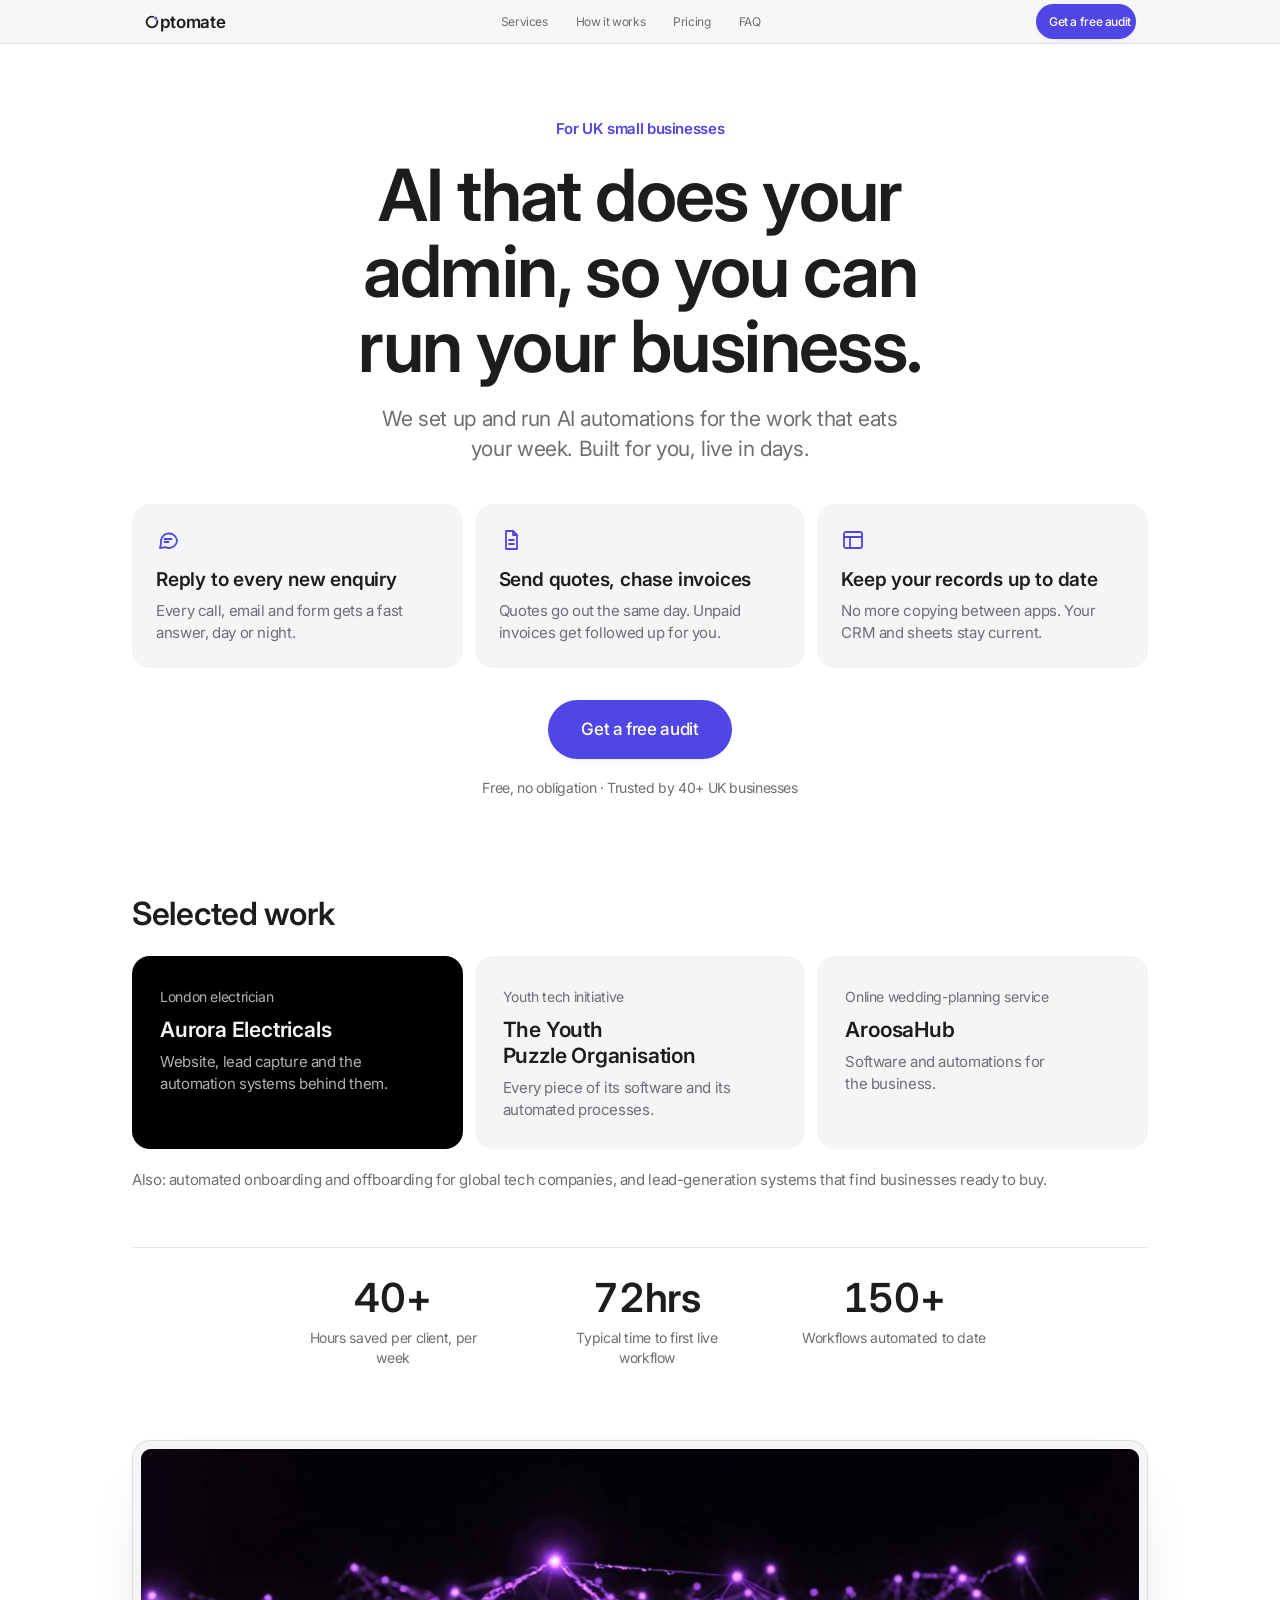
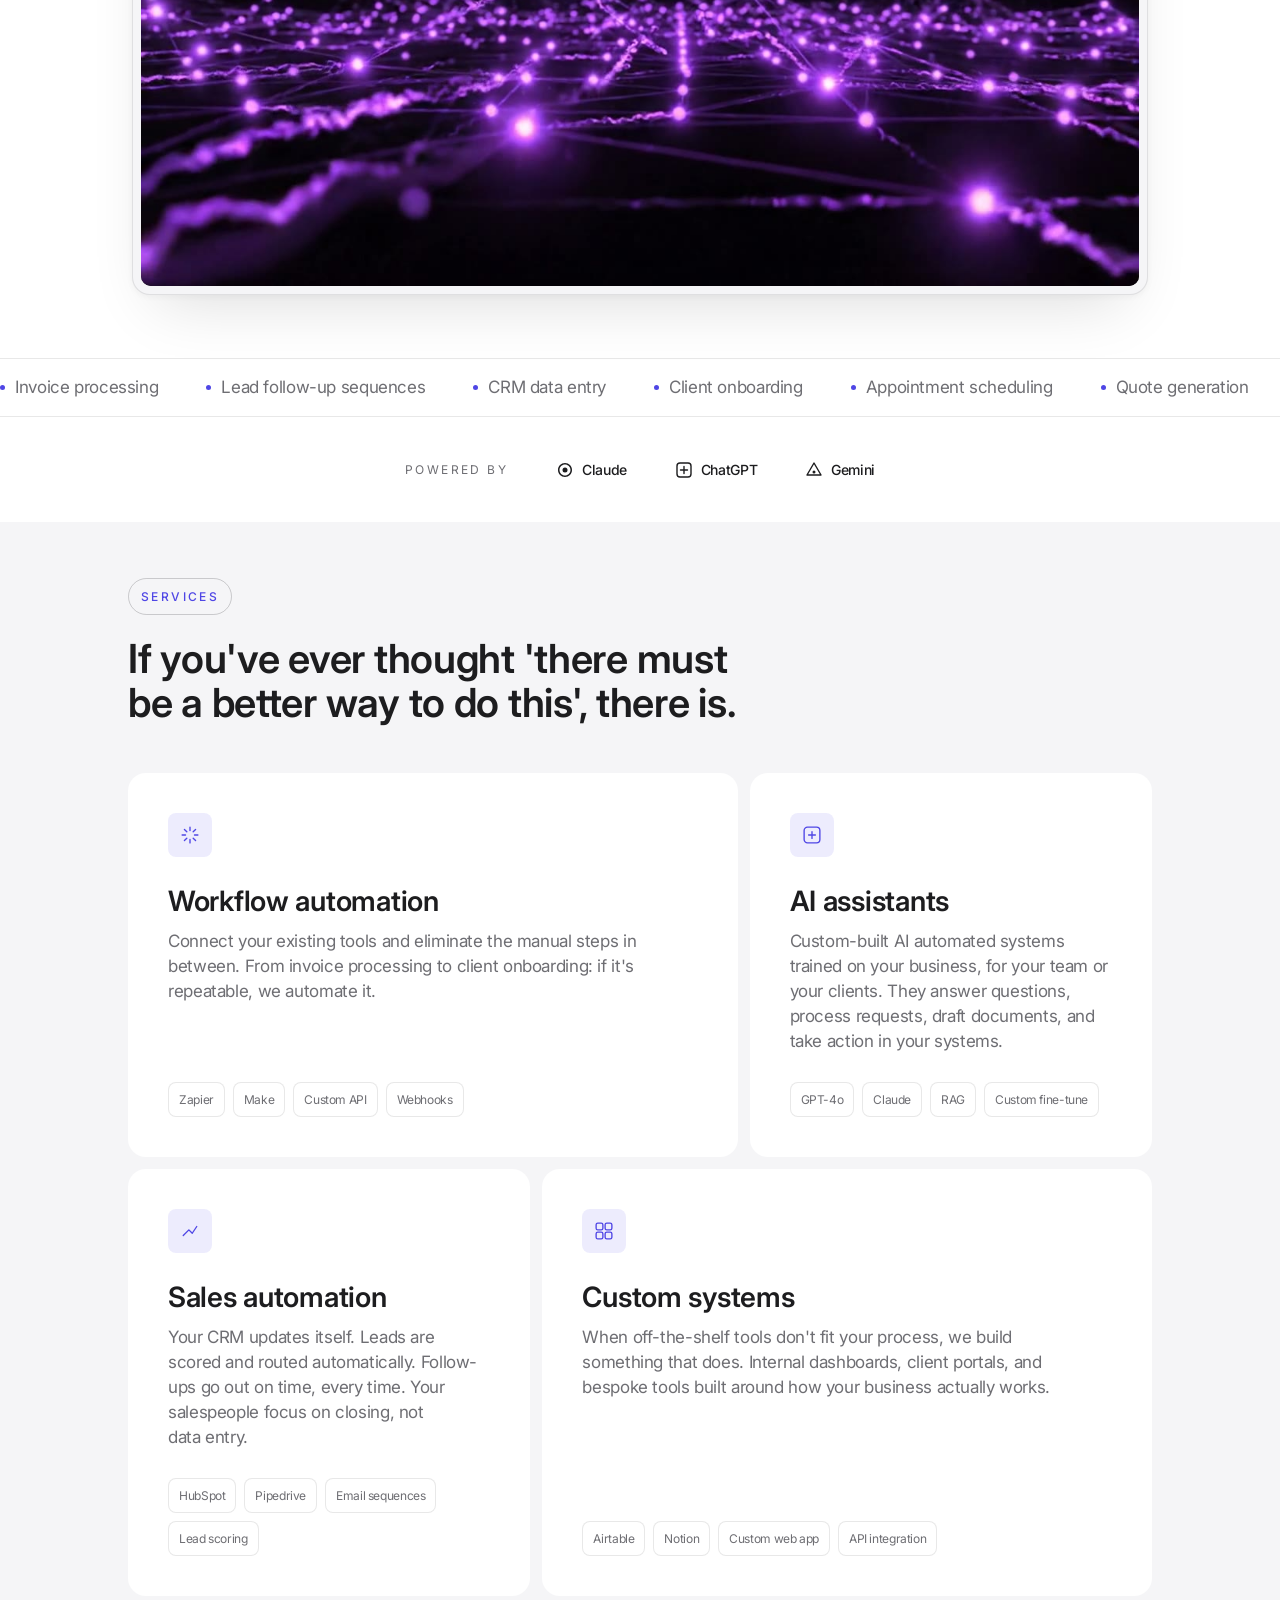
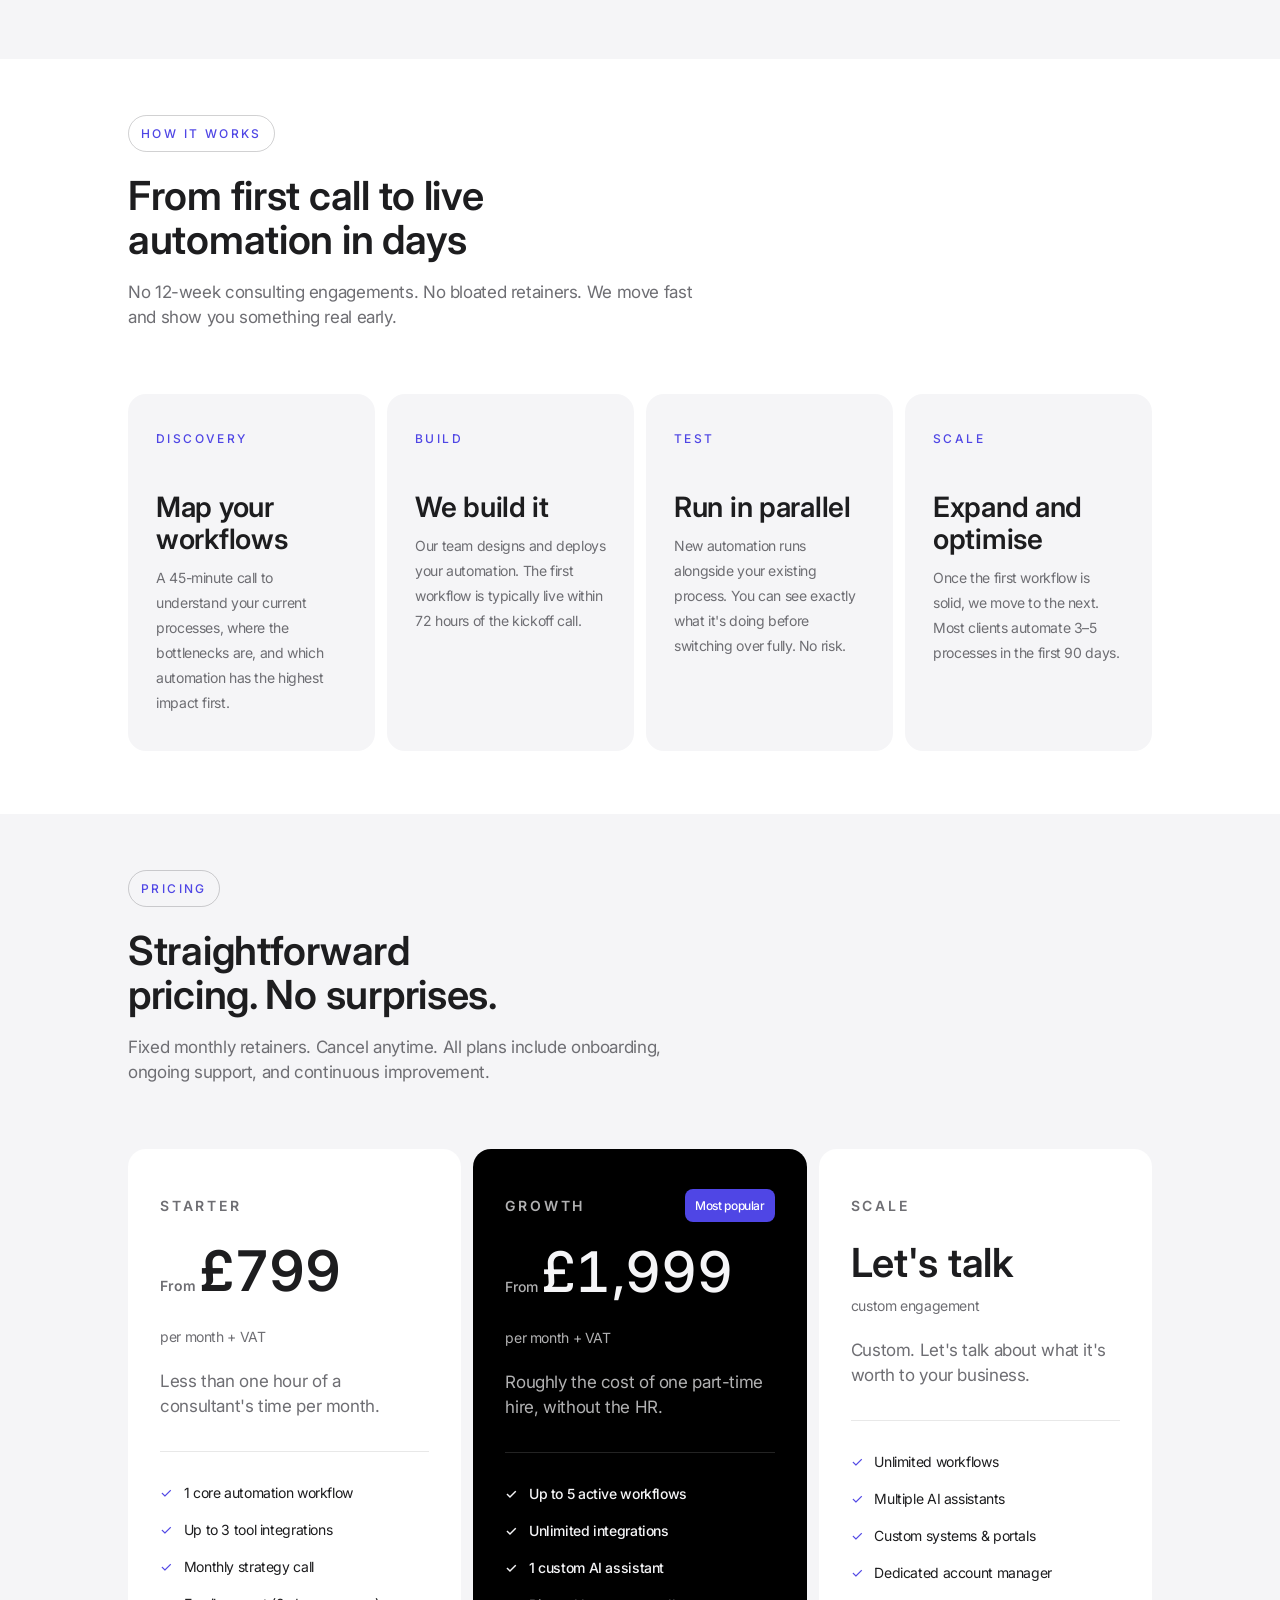
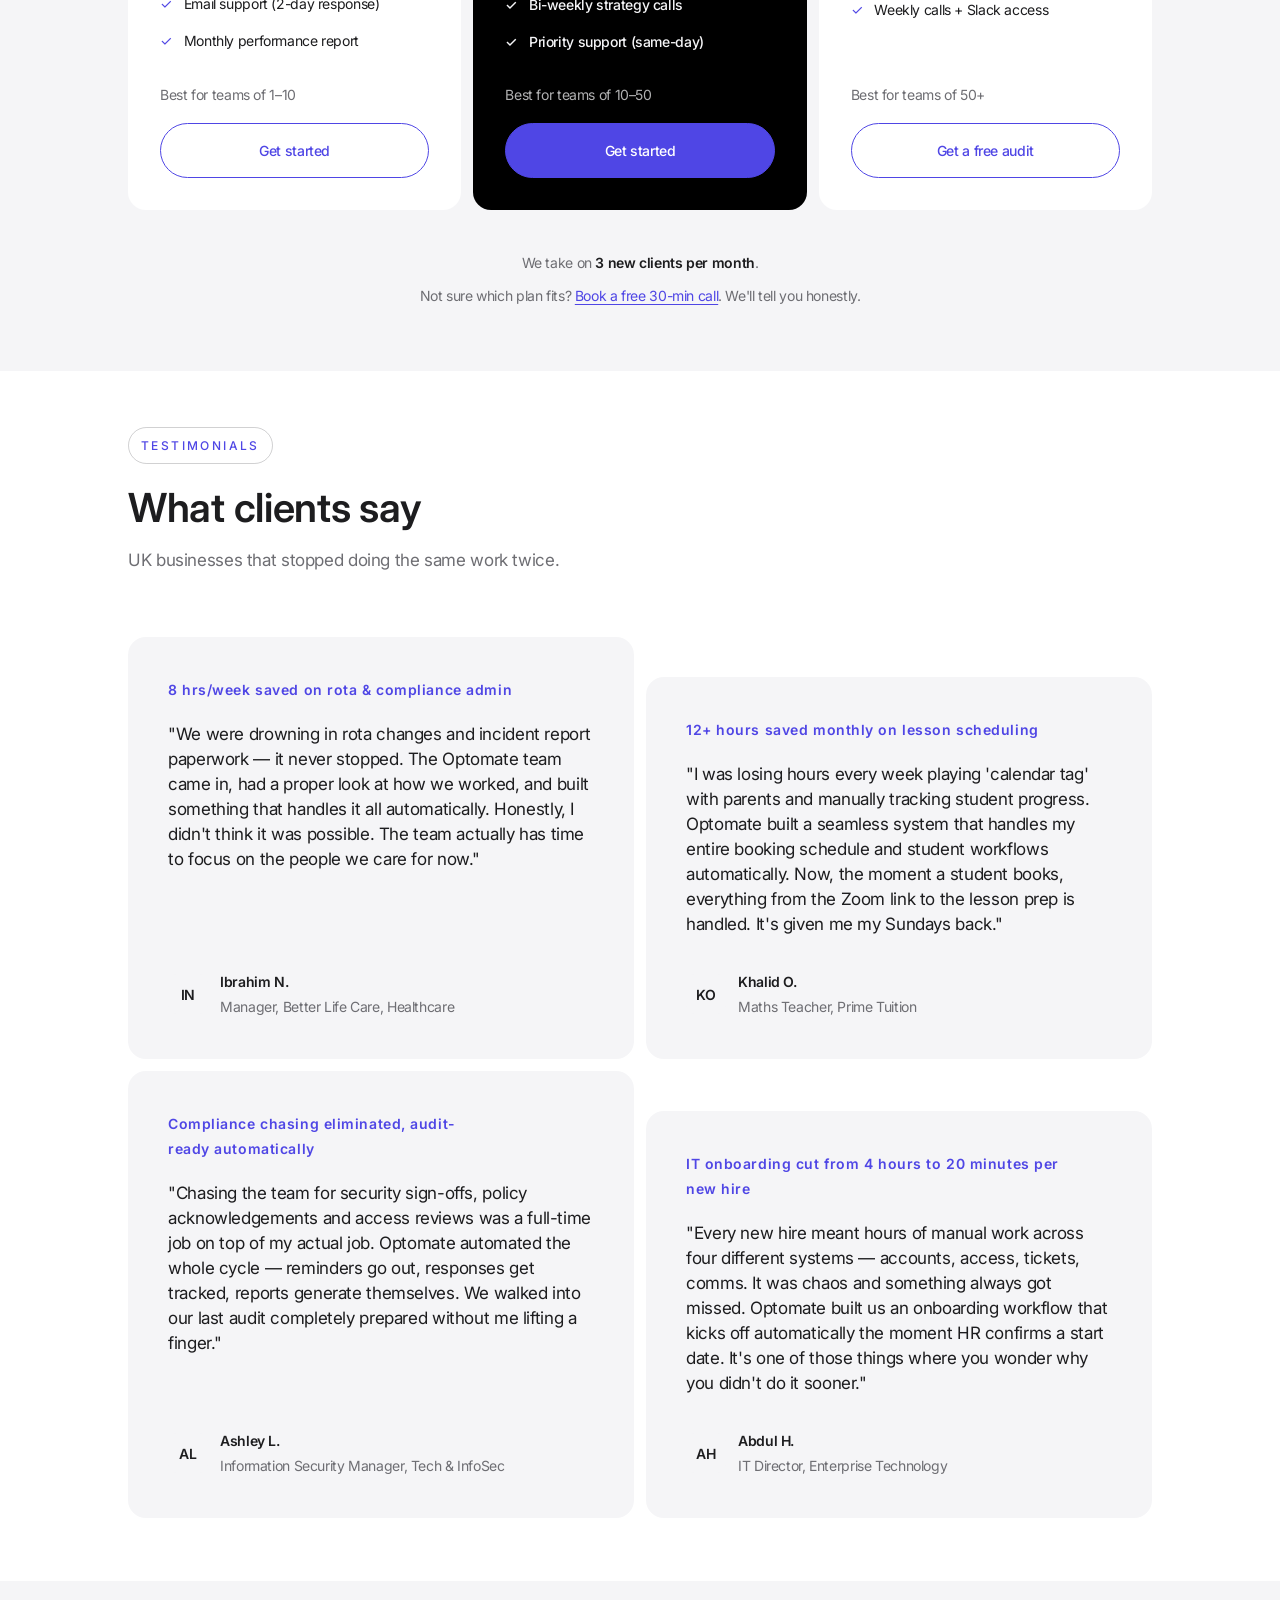
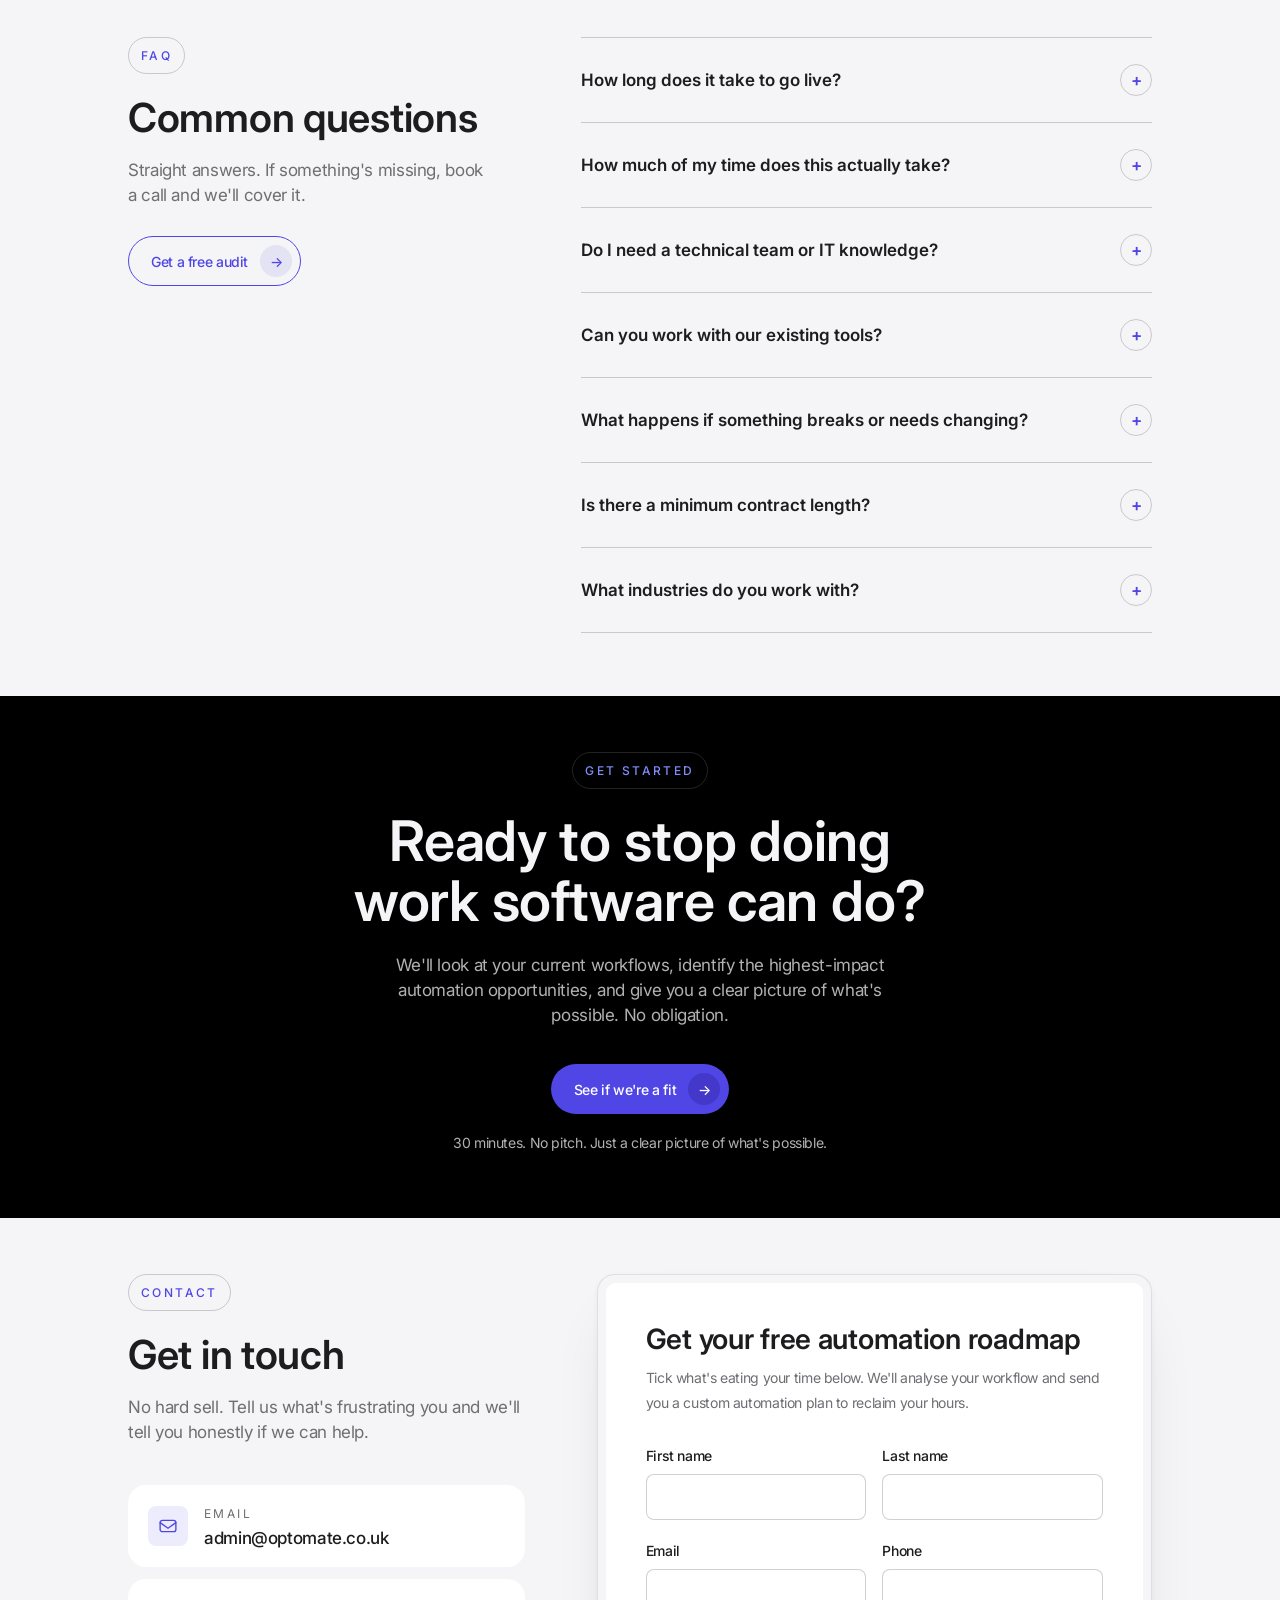
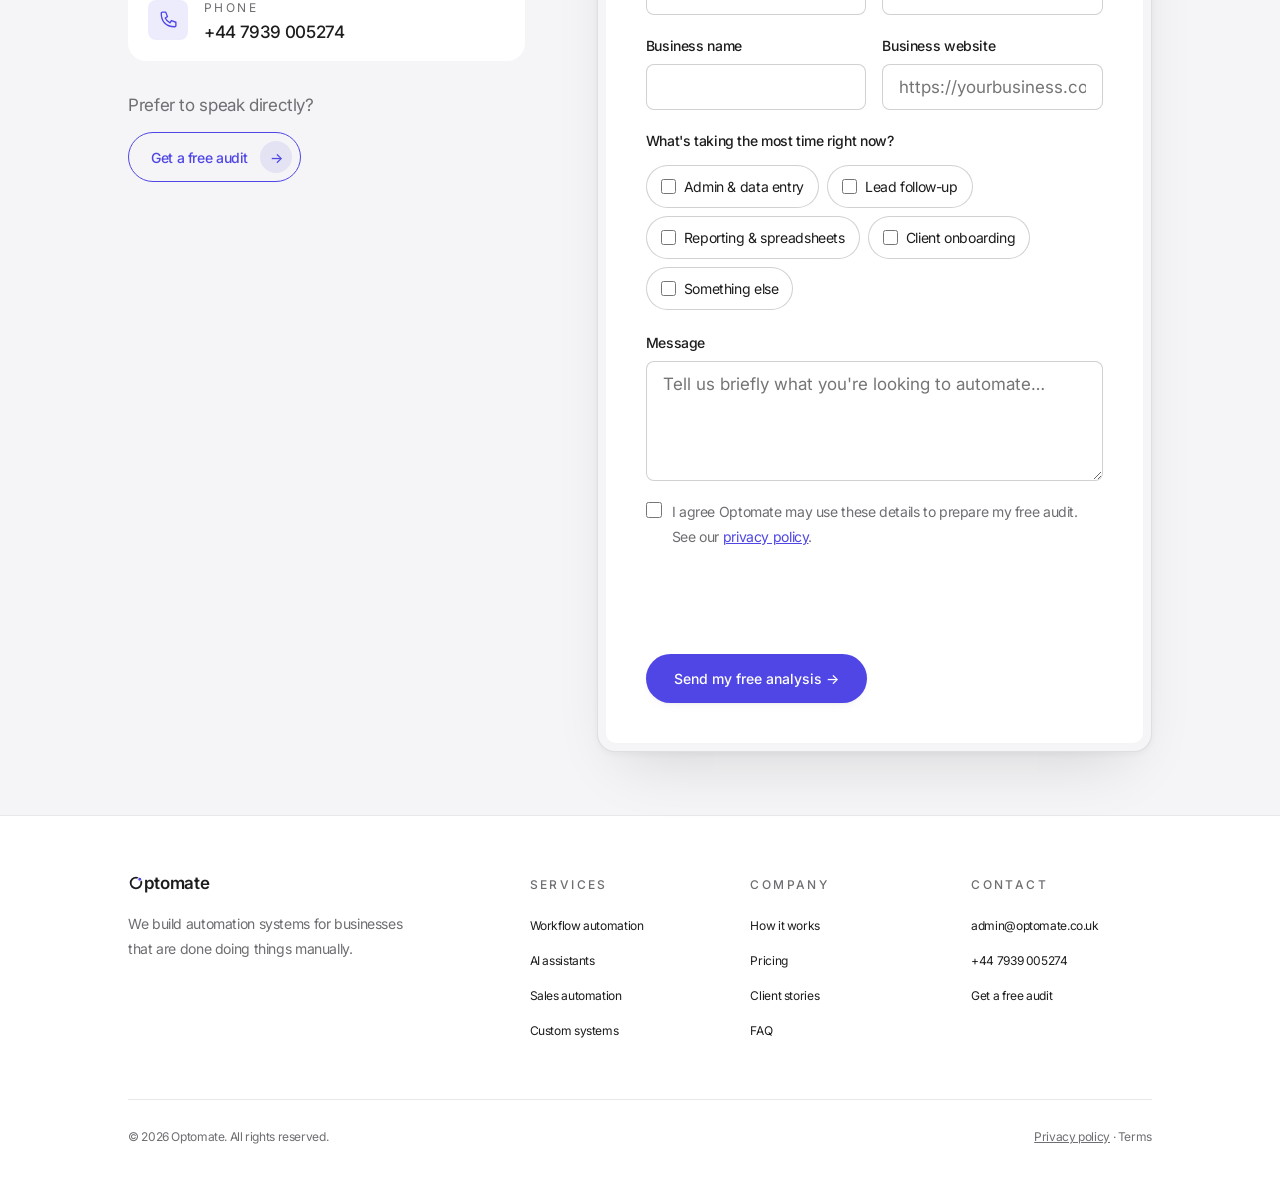
<file: index.html>
<!doctype html>
<html lang="en">
<head>
  <meta charset="UTF-8">
  <meta name="viewport" content="width=device-width, initial-scale=1.0">
  <title>Optomate | AI automation for UK SMBs</title>
  <meta name="description" content="Optomate builds automation systems for UK businesses. Cut the manual admin, follow-ups and data entry that software should handle.">
  <link rel="canonical" href="https://www.optomate.co.uk/">
  <meta property="og:title" content="Optomate | AI automation for UK SMBs">
  <meta property="og:description" content="We build automation systems for businesses that are done doing things manually.">
  <meta property="og:url" content="https://www.optomate.co.uk/">
  <meta property="og:type" content="website">
  <meta name="twitter:card" content="summary">
  <link rel="icon" href="/assets/favicon.svg" type="image/svg+xml">
  <link rel="apple-touch-icon" href="/assets/apple-touch-icon.png">
  <link rel="preconnect" href="https://fonts.googleapis.com">
  <link rel="preconnect" href="https://fonts.gstatic.com" crossorigin>
  <link rel="stylesheet" href="https://fonts.googleapis.com/css2?family=Inter:opsz,wght@14..32,400..600&display=swap">
  <link rel="stylesheet" href="/tokens.css">
  <script>document.documentElement.classList.add('js');</script>
  <style>
    *, *::before, *::after { box-sizing: border-box; margin: 0; padding: 0; }

    :root {
      /* Aliases onto tokens.css */
      --bg:             var(--c-bg);
      --surface:        var(--c-bg);
      --surface-sunk:   var(--c-bg-alt);
      --fg:             var(--c-text);
      --muted:          var(--c-text-muted);
      --line:           var(--c-line);
      --line-strong:    var(--c-line-strong);
      --accent:         var(--c-accent);
      --accent-hover:   var(--c-accent-hover);
      --accent-soft:    var(--c-accent-soft);
      --on-accent:      var(--c-on-accent);
      --on-dark:        var(--c-text-on-dark);
      --on-dark-muted:  var(--c-on-dark-muted);
      --on-dark-line:   var(--c-on-dark-line);
      --nav-glass:      var(--nav-bg);
      --error:          var(--c-error);
      --error-soft:     var(--c-error-soft);

      --shadow-sm: 0 1px 2px var(--c-shadow-1), 0 4px 14px -6px var(--c-shadow-2);
      --shadow-lg: 0 2px 6px var(--c-shadow-1), 0 30px 60px -24px var(--c-shadow-3);
      --inset-hi:  inset 0 1px 0 var(--c-inset-hi);

      --r-sm:   var(--radius-sm);
      --r-lg:   var(--radius-lg);
      --r-pill: var(--radius-pill);

      --font-serif: var(--font-display);
      --font-sans:  var(--font-text);

      /* Motion */
      --ease: cubic-bezier(0.32, 0.72, 0, 1);
      --dur:  450ms;
      --dur-reveal: 900ms;

      /* Layers */
      --z-base:  1;
      --z-nav:   10;
      --z-noise: 20;
      --z-skip:  30;
    }

    html { scroll-behavior: smooth; }

    body {
      background: var(--bg);
      color: var(--fg);
      font-family: var(--font-sans);
      font-size: var(--fs-body);
      line-height: var(--lh-body);
      letter-spacing: var(--ls-body);
      -webkit-font-smoothing: antialiased;
      overflow-x: hidden;
    }

    :focus-visible { outline: 2px solid var(--accent); outline-offset: 3px; }

    .skip-link {
      position: absolute;
      left: 16px;
      top: 16px;
      z-index: var(--z-skip);
      background: var(--fg);
      color: var(--on-dark);
      padding: 8px 16px;
      border-radius: var(--r-pill);
      font-size: var(--fs-small);
      text-decoration: none;
      transform: translateY(-200%);
      transition: transform var(--dur) var(--ease);
    }
    .skip-link:focus { transform: translateY(0); }

    h1, h2, h3 { font-family: var(--font-serif); font-weight: 600; letter-spacing: var(--ls-hero); text-wrap: balance; }
    h2 { font-size: var(--fs-h3); line-height: var(--lh-h3); }
    p { text-wrap: pretty; }

    .container { max-width: calc(var(--content-max) + 64px); margin: 0 auto; padding: 0 32px; }
    section { padding: var(--section-pad); background: var(--c-bg); }
    main > section:nth-of-type(even) { background: var(--c-bg-alt); }

    .eyebrow {
      display: inline-block;
      font-size: var(--fs-micro);
      font-weight: 500;
      text-transform: uppercase;
      letter-spacing: 0.2em;
      color: var(--accent);
      border: 1px solid var(--line-strong);
      border-radius: var(--r-pill);
      padding: 5px 12px;
      margin-bottom: 22px;
    }
    .lede { color: var(--muted); font-size: var(--fs-body); max-width: 52ch; margin-top: 18px; }

    /* ─── Buttons ─── */
    .btn {
      display: inline-flex;
      align-items: center;
      gap: 12px;
      padding: 8px 8px 8px 22px;
      border-radius: var(--r-pill);
      font-family: var(--font-sans);
      font-size: var(--fs-small);
      font-weight: 500;
      text-decoration: none;
      cursor: pointer;
      border: 1px solid transparent;
      white-space: nowrap;
      transition: transform var(--dur) var(--ease), background-color var(--dur) var(--ease), border-color var(--dur) var(--ease);
    }
    .btn:active { transform: scale(0.98); }
    .btn-icon {
      width: 32px;
      height: 32px;
      border-radius: var(--r-pill);
      display: inline-flex;
      align-items: center;
      justify-content: center;
      font-size: var(--fs-small);
      transition: transform var(--dur) var(--ease);
    }
    .btn:hover .btn-icon { transform: translate(3px, -1px) scale(1.05); }
    .btn-primary { background: var(--accent); color: var(--on-accent); box-shadow: var(--shadow-sm); }
    .btn-primary:hover { background: var(--accent-hover); }
    .btn-primary .btn-icon { background: var(--c-accent-hover); }
    .btn-outline { background: transparent; color: var(--c-link); border-color: var(--c-link); padding: 12px 22px; }
    .btn-outline:hover { background: var(--c-accent-soft); }
    .btn-outline.has-icon { padding: 8px 8px 8px 22px; }
    .btn-outline .btn-icon { background: var(--accent-soft); color: var(--accent); }

    /* ─── Floating nav ─── */
    .nav {
      position: sticky;
      top: 0;
      z-index: var(--z-nav);
      width: 100%;
      height: var(--nav-height);
      background: var(--nav-bg);
      backdrop-filter: var(--nav-blur);
      -webkit-backdrop-filter: var(--nav-blur);
      border-bottom: 1px solid var(--line);
    }
    .nav-inner { display: flex; align-items: center; justify-content: space-between; gap: 24px; height: 100%; max-width: var(--content-max); margin: 0 auto; padding: 0 16px; }
    .nav-logo { display: inline-flex; align-items: center; gap: 10px; font-family: var(--font-serif); font-size: var(--fs-body); font-weight: 600; color: var(--fg); text-decoration: none; }
    .nav-logo-mark {
      width: 24px;
      height: 24px;
      border-radius: var(--r-pill);
      background: var(--fg);
      color: var(--on-dark);
      display: flex;
      align-items: center;
      justify-content: center;
      font-size: var(--fs-micro);
    }
    .nav-links { display: flex; align-items: center; gap: 4px; list-style: none; }
    .nav-links a { display: block; padding: 4px 12px; border-radius: var(--r-pill); font-size: var(--fs-micro); color: var(--muted); text-decoration: none; transition: background-color var(--dur) var(--ease), color var(--dur) var(--ease); }
    .nav-links a:hover { color: var(--fg); background: var(--accent-soft); }
    .nav-cta { display: flex; align-items: center; gap: 14px; }
    .nav .btn { font-size: var(--fs-micro); padding: 4px 4px 4px 12px; }
    .nav .btn-icon { width: 24px; height: 24px; }

    /* ─── Hero ─── */
    .hero { padding: 96px 0 63px; }
    .hero-grid { display: grid; grid-template-columns: 1fr; gap: 24px; justify-items: center; text-align: center; }
    .hero h1 { font-size: var(--fs-hero); line-height: var(--lh-hero); letter-spacing: var(--ls-hero); font-weight: 600; }
    .hero h1 em { font-style: italic; color: var(--accent); }
    .hero-sub { font-size: var(--fs-body); color: var(--muted); max-width: 40ch; margin: 0 auto 32px; }
    .hero-actions { display: flex; gap: 24px; flex-wrap: wrap; align-items: center; justify-content: center; }
    .hero-link { color: var(--c-link); font-size: var(--fs-body); text-decoration: none; }
    .hero-link:hover { text-decoration: underline; text-underline-offset: 4px; }
    .hero-trust { margin-top: 16px; font-size: var(--fs-small); color: var(--muted); }
    .hero-stats { display: flex; justify-content: center; text-align: center; gap: 56px; margin-top: 72px; padding-top: 28px; border-top: 1px solid var(--line); }
    .stat-val { font-family: var(--font-serif); font-size: var(--fs-h3); line-height: var(--lh-h3); font-weight: 600; letter-spacing: var(--ls-hero); font-variant-numeric: tabular-nums; }
    .stat-label { font-size: var(--fs-small); color: var(--muted); margin: 8px auto 0; max-width: 22ch; line-height: 1.45; }

    /* Double-bezel media frame */
    .bezel {
      padding: 8px;
      border-radius: var(--r-lg);
      background: var(--surface-sunk);
      border: 1px solid var(--line);
      box-shadow: var(--shadow-lg);
    }
    .bezel-core { border-radius: calc(var(--r-lg) - 8px); overflow: hidden; background: var(--surface); box-shadow: var(--inset-hi); }
    .hero-media { margin-top: 72px; }
    .hero-media .bezel-core { aspect-ratio: 16 / 7; background: var(--fg); }
    .hero-video { display: block; width: 100%; height: 100%; object-fit: cover; }

    /* ─── Ticker ─── */
    .ticker { border-top: 1px solid var(--line); border-bottom: 1px solid var(--line); padding: 16px 0; overflow: hidden; }
    .ticker-track { display: flex; gap: 48px; width: max-content; animation: scroll-ticker 40s linear infinite; }
    .ticker-item { display: inline-flex; align-items: center; gap: 10px; font-family: var(--font-serif); font-size: var(--fs-body); color: var(--muted); white-space: nowrap; }
    .ticker-dot { width: 5px; height: 5px; border-radius: var(--r-pill); background: var(--accent); }
    @keyframes scroll-ticker { from { transform: translateX(0); } to { transform: translateX(-50%); } }

    .powered-strip { padding: 40px 0; }
    .powered-inner { display: flex; align-items: center; justify-content: center; gap: 48px; flex-wrap: wrap; }
    .powered-label { font-size: var(--fs-micro); color: var(--muted); text-transform: uppercase; letter-spacing: 0.2em; }
    .powered-item { display: flex; align-items: center; gap: 8px; color: var(--fg); }
    .powered-icon { width: 18px; height: 18px; }
    .powered-name { font-size: var(--fs-small); font-weight: 500; }

    /* ─── Services: asymmetric bento ─── */
    .services-head { max-width: 760px; }
    .services-grid { display: grid; grid-template-columns: repeat(5, 1fr); gap: var(--tile-gap); margin-top: 48px; }
    .svc-card {
      grid-column: span 2;
      background: var(--surface);
      border: 1px solid var(--line);
      border-radius: var(--r-lg);
      padding: 40px;
      box-shadow: var(--shadow-sm);
      display: flex;
      flex-direction: column;
      transition: transform var(--dur) var(--ease);
    }
    .svc-card:hover, .js .svc-card.reveal.visible:hover { transform: translateY(-4px); }
    .svc-card.wide { grid-column: span 3; }
    .svc-card.wide h3 { font-size: var(--fs-lead); line-height: var(--lh-lead); }
    .svc-icon { width: 44px; height: 44px; border-radius: var(--r-sm); background: var(--accent-soft); color: var(--accent); display: flex; align-items: center; justify-content: center; margin-bottom: 28px; }
    .svc-card h3 { font-size: var(--fs-lead); line-height: var(--lh-lead); margin-bottom: 12px; }
    .svc-card p { color: var(--muted); max-width: 46ch; }
    .svc-tags { display: flex; flex-wrap: wrap; gap: 8px; margin-top: auto; padding-top: 28px; }
    .svc-tag { font-size: var(--fs-micro); color: var(--muted); background: var(--bg); border: 1px solid var(--line); border-radius: var(--r-sm); padding: 4px 10px; }

    /* ─── Process ─── */
        .process-header { max-width: 620px; margin-bottom: 64px; }
    .process-steps { display: grid; grid-template-columns: repeat(4, 1fr); gap: var(--tile-gap); list-style: none; }
    .process-step { background: var(--surface); border-radius: var(--r-lg); padding: 32px 28px 36px; box-shadow: var(--shadow-sm); }
    .step-num { font-size: var(--fs-micro); font-weight: 500; letter-spacing: 0.2em; text-transform: uppercase; color: var(--accent); margin-bottom: 40px; }
    .process-step h3 { font-size: var(--fs-lead); line-height: var(--lh-lead); margin-bottom: 10px; }
    .process-step p { font-size: var(--fs-small); color: var(--muted); }

    /* ─── Pricing ─── */
    .pricing-intro { max-width: 620px; margin-bottom: 64px; }
    .pricing-grid { display: grid; grid-template-columns: repeat(3, 1fr); gap: var(--tile-gap); align-items: stretch; }
    .price-card {
      background: var(--surface);
      border: 1px solid var(--line);
      border-radius: var(--r-lg);
      padding: 40px 32px 32px;
      display: flex;
      flex-direction: column;
      box-shadow: var(--shadow-sm);
    }
    .price-card.featured { background: var(--c-bg-dark); color: var(--on-dark); border-color: var(--c-bg-dark); box-shadow: var(--shadow-lg); }
    .price-head { min-height: 32px; display: flex; align-items: center; justify-content: space-between; margin-bottom: 20px; }
    .price-tier { font-size: var(--fs-small); font-weight: 600; letter-spacing: 0.2em; text-transform: uppercase; color: var(--muted); }
    .price-badge { font-size: var(--fs-micro); font-weight: 500; color: var(--on-accent); background: var(--accent); border-radius: var(--r-sm); padding: 4px 10px; }
    .price-amount, .price-amount-talk { font-family: var(--font-serif); font-size: var(--fs-hero); line-height: var(--lh-hero); font-weight: 600; letter-spacing: var(--ls-hero); font-variant-numeric: tabular-nums; margin-bottom: 8px; }
    .price-amount-talk { font-size: var(--fs-h3); line-height: var(--lh-h3); }
    .price-prefix { font-family: var(--font-sans); font-size: var(--fs-small); letter-spacing: 0; color: var(--muted); margin-right: 4px; }
    .price-period { font-size: var(--fs-small); color: var(--muted); }
    .price-reframe { font-family: var(--font-serif); font-size: var(--fs-body); color: var(--muted); margin: 20px 0 28px; min-height: 3.2em; }
    .price-features { list-style: none; display: flex; flex-direction: column; gap: 12px; padding-top: 28px; border-top: 1px solid var(--line); margin-bottom: 28px; }
    .price-features li { font-size: var(--fs-small); display: flex; gap: 12px; }
    .price-features li::before { content: '✓'; color: var(--accent); flex-shrink: 0; }
    .price-fit { font-size: var(--fs-small); color: var(--muted); margin-top: auto; margin-bottom: 16px; }
    .price-cta {
      display: flex;
      align-items: center;
      justify-content: center;
      padding: 14px;
      border-radius: var(--r-pill);
      font-size: var(--fs-small);
      font-weight: 500;
      text-decoration: none;
      color: var(--c-link);
      border: 1px solid var(--c-link);
      transition: transform var(--dur) var(--ease), background-color var(--dur) var(--ease);
    }
    .price-cta:hover { background: var(--c-accent-soft); }
    .price-cta:active { transform: scale(0.98); }
    .price-card.featured .price-tier,
    .price-card.featured .price-prefix,
    .price-card.featured .price-period,
    .price-card.featured .price-reframe,
    .price-card.featured .price-fit { color: var(--on-dark-muted); }
    .price-card.featured .price-amount { font-weight: 500; }
    .price-card.featured .price-features { border-top-color: var(--on-dark-line); }
    .price-card.featured .price-features li { font-weight: 500; }
    .price-card.featured .price-features li::before { color: var(--on-dark); }
    .price-card.featured .price-cta { background: var(--accent); color: var(--on-accent); border-color: var(--accent); }
    .price-card.featured .price-cta:hover { background: var(--accent-hover); }
    .price-card.featured :focus-visible { outline-color: var(--on-dark); }
    .pricing-urgency { margin-top: 40px; text-align: center; font-size: var(--fs-small); color: var(--muted); }
    .pricing-urgency strong { color: var(--fg); font-weight: 600; }
    .pricing-footnote { text-align: center; margin-top: 8px; font-size: var(--fs-small); color: var(--muted); }
    .pricing-footnote a { color: var(--c-link); text-underline-offset: 3px; }

    /* ─── Testimonials ─── */
    .testi-header { max-width: 620px; margin-bottom: 64px; }
    .testi-grid { display: grid; grid-template-columns: repeat(2, 1fr); gap: var(--tile-gap); }
    .testi-card { background: var(--surface); border: 1px solid var(--line); border-radius: var(--r-lg); padding: 40px; display: flex; flex-direction: column; box-shadow: var(--shadow-sm); }
    .testi-card:nth-child(even) { margin-top: 40px; }
    .testi-outcome { font-size: var(--fs-small); font-weight: 600; letter-spacing: 0.04em; color: var(--accent); margin-bottom: 20px; }
    .testi-quote { font-family: var(--font-serif); font-size: var(--fs-body); line-height: var(--lh-body); margin-bottom: 32px; flex: 1; }
    .testi-author { display: flex; align-items: center; gap: 12px; }
    .testi-avatar { width: 40px; height: 40px; border-radius: var(--r-sm); background: var(--surface-sunk); color: var(--fg); display: flex; align-items: center; justify-content: center; font-size: var(--fs-small); font-weight: 600; flex-shrink: 0; }
    .testi-name { font-size: var(--fs-small); font-weight: 600; }
    .testi-role { font-size: var(--fs-small); color: var(--muted); }

    /* ─── FAQ ─── */
        .faq-layout { display: grid; grid-template-columns: 1fr 1.6fr; gap: 96px; align-items: start; }
    .faq-sidebar { position: sticky; top: 120px; }
    .faq-sidebar p { color: var(--muted); margin: 18px 0 28px; max-width: 34ch; }
    .faq-list { border-top: 1px solid var(--line-strong); }
    .faq-item { border-bottom: 1px solid var(--line-strong); }
    .faq-q {
      width: 100%;
      background: none;
      border: none;
      color: var(--fg);
      font-family: var(--font-serif);
      font-size: var(--fs-body);
      font-weight: 600;
      text-align: left;
      padding: 26px 0;
      cursor: pointer;
      display: flex;
      justify-content: space-between;
      align-items: center;
      gap: 24px;
    }
    .faq-toggle {
      flex-shrink: 0;
      width: 32px;
      height: 32px;
      border-radius: var(--r-pill);
      border: 1px solid var(--line-strong);
      display: flex;
      align-items: center;
      justify-content: center;
      font-family: var(--font-sans);
      font-size: var(--fs-body);
      color: var(--accent);
      transition: transform var(--dur) var(--ease);
    }
    .faq-q[aria-expanded="true"] .faq-toggle { transform: rotate(45deg); }
    .faq-a { padding: 0 56px 28px 0; color: var(--muted); animation: faq-in var(--dur) var(--ease); }
    @keyframes faq-in { from { opacity: 0; transform: translateY(-6px); } to { opacity: 1; transform: none; } }

    /* ─── CTA ─── */
    .cta-section { text-align: center; }
    main > section.cta-section { background: var(--c-bg-dark); color: var(--c-text-on-dark); }
    .cta-section .eyebrow { color: var(--c-link-on-dark); border-color: var(--c-on-dark-line); }
    .cta-section a:not(.btn) { color: var(--c-link-on-dark); }
    .cta-section :focus-visible { outline-color: var(--c-link-on-dark); }
    .cta-inner { max-width: 760px; margin: 0 auto; }
    .cta-section h2 { font-size: var(--fs-hero); line-height: var(--lh-hero); }
    .cta-section p { color: var(--c-on-dark-muted); font-size: var(--fs-body); max-width: 50ch; margin: 22px auto 36px; }
    .cta-sub { font-size: var(--fs-small); margin-top: 16px; }
    .cta-section .cta-sub { margin: 16px auto 0; font-size: var(--fs-small); }

    /* ─── Contact ─── */
        .contact-layout { display: grid; grid-template-columns: 1fr 1.4fr; gap: 72px; align-items: start; }
    .contact-header p { color: var(--muted); margin-top: 18px; max-width: 40ch; }
    .contact-layout > * { min-width: 0; }
    .contact-card-value { overflow-wrap: anywhere; }
    .contact-header h2 { overflow-wrap: break-word; }
    .contact-cards { display: flex; flex-direction: column; gap: 12px; margin: 40px 0 32px; }
    .contact-card { display: flex; align-items: center; gap: 16px; background: var(--surface); border: 1px solid var(--line); border-radius: var(--r-lg); padding: 16px 20px; }
    .contact-card-icon { width: 40px; height: 40px; border-radius: var(--r-sm); background: var(--accent-soft); color: var(--accent); display: flex; align-items: center; justify-content: center; flex-shrink: 0; }
    .contact-card-label { font-size: var(--fs-micro); text-transform: uppercase; letter-spacing: 0.2em; color: var(--muted); }
    .contact-card-value a { color: var(--fg); text-decoration: none; font-weight: 500; }
    .contact-card-value a:hover { color: var(--c-link); }
    .contact-book p { color: var(--muted); margin-bottom: 14px; }
    .contact-form-wrap .bezel-core { padding: 40px; }
    .contact-form-title { font-family: var(--font-serif); font-size: var(--fs-lead); line-height: var(--lh-lead); font-weight: 600; letter-spacing: var(--ls-hero); margin-bottom: 10px; }
    .contact-form-intro { font-size: var(--fs-small); color: var(--muted); margin-bottom: 28px; }
    .form-row { display: grid; grid-template-columns: 1fr 1fr; gap: 16px; }
    .form-row > *, .form-group input, .form-group textarea { min-width: 0; }
    .form-group { display: flex; flex-direction: column; gap: 6px; margin-bottom: 18px; }
    .form-group label, .form-checkboxes .group-label { font-size: var(--fs-small); font-weight: 500; color: var(--fg); }
    .form-group input,
    .form-group textarea {
      background: var(--bg);
      border: 1px solid var(--line-strong);
      border-radius: var(--r-sm);
      padding: 12px 16px;
      font-size: var(--fs-body);
      color: var(--fg);
      font-family: var(--font-sans);
      transition: border-color var(--dur) var(--ease), background-color var(--dur) var(--ease);
    }
    .form-group input:focus,
    .form-group textarea:focus { border-color: var(--accent); background: var(--surface); }
    .form-group input:focus-visible,
    .form-group textarea:focus-visible { outline: 2px solid var(--accent); outline-offset: 2px; }
    .form-group textarea { min-height: 120px; resize: vertical; }
    .field-error { font-size: var(--fs-small); color: var(--error); margin-top: 4px; }
    .form-checkboxes { margin-bottom: 20px; }
    .form-checkboxes .group-label { display: block; margin-bottom: 12px; }
    .form-checkbox-options { display: flex; flex-wrap: wrap; gap: 8px; }
    .form-checkbox-item { display: inline-flex; align-items: center; gap: 8px; cursor: pointer; background: var(--bg); border: 1px solid var(--line-strong); border-radius: var(--r-pill); padding: 8px 14px; }
    .form-checkbox-item input[type="checkbox"] { width: 15px; height: 15px; accent-color: var(--accent); cursor: pointer; }
    .form-checkbox-item span { font-size: var(--fs-small); }
    .form-consent { display: flex; align-items: flex-start; gap: 10px; margin-bottom: 20px; cursor: pointer; }
    .form-consent input[type="checkbox"] { width: 16px; height: 16px; margin-top: 3px; accent-color: var(--accent); cursor: pointer; flex-shrink: 0; }
    .form-consent span { font-size: var(--fs-small); color: var(--muted); }
    .form-consent a { color: var(--c-link); }
    .form-hp { position: absolute; left: -10000px; width: 1px; height: 1px; overflow: hidden; }
    #turnstileWidget { margin-bottom: 20px; min-height: 65px; }
    .form-submit {
      display: inline-flex;
      align-items: center;
      background: var(--accent);
      color: var(--on-accent);
      border: none;
      border-radius: var(--r-pill);
      padding: 16px 28px;
      font-size: var(--fs-small);
      font-weight: 500;
      font-family: var(--font-sans);
      cursor: pointer;
      box-shadow: var(--shadow-sm);
      transition: transform var(--dur) var(--ease), background-color var(--dur) var(--ease);
    }
    .form-submit:hover { background: var(--accent-hover); }
    .form-submit:active { transform: scale(0.98); }
    .form-submit:disabled { opacity: 0.6; cursor: wait; }
    .form-error, .form-success { display: none; border-radius: var(--r-sm); padding: 16px 20px; font-size: var(--fs-small); margin-top: 16px; }
    .form-error { background: var(--error-soft); border: 1px solid var(--error); color: var(--error); }
    .form-error a { color: var(--error); }
    .form-success { background: var(--accent-soft); border: 1px solid var(--accent); color: var(--fg); }
    .form-success a { color: var(--c-link); }

    /* ─── Footer ─── */
    footer { padding: 56px 0 40px; border-top: 1px solid var(--line); font-size: var(--fs-micro); }
    .footer-grid { display: grid; grid-template-columns: 2fr 1fr 1fr 1fr; gap: 40px; margin-bottom: 56px; }
    .footer-brand-desc { font-size: var(--fs-small); color: var(--muted); margin-top: 14px; max-width: 32ch; }
    .footer-col h4 { font-size: var(--fs-micro); font-weight: 500; text-transform: uppercase; letter-spacing: 0.2em; color: var(--muted); margin-bottom: 16px; }
    .footer-links { list-style: none; display: flex; flex-direction: column; gap: 10px; }
    .footer-links a { font-size: var(--fs-micro); color: var(--fg); text-decoration: none; transition: color var(--dur) var(--ease); }
    .footer-links a:hover { color: var(--accent); }
    .footer-bottom { display: flex; justify-content: space-between; gap: 16px; flex-wrap: wrap; padding-top: 24px; border-top: 1px solid var(--line); font-size: var(--fs-micro); color: var(--muted); }
    .footer-bottom a { color: inherit; }
    .footer-bottom a:hover { color: var(--accent); }

    /* Flat tiles: --c-bg-alt, no border or shadow. On --c-bg-alt sections they flip to --c-bg to stay visible. */
    .svc-card, .process-step, .price-card, .testi-card, .contact-card { background: var(--c-bg-alt); border: 0; box-shadow: none; }
    main > section:nth-of-type(even) .svc-card,
    main > section:nth-of-type(even) .process-step,
    main > section:nth-of-type(even) .testi-card,
    main > section:nth-of-type(even) .contact-card,
    main > section:nth-of-type(even) .price-card:not(.featured) { background: var(--c-bg); }
    .price-card.featured { box-shadow: none; }

    /* ─── Reveal ─── */
    .js .reveal { opacity: 0; transform: translateY(32px); transition: opacity var(--dur-reveal) var(--ease), transform var(--dur-reveal) var(--ease); }
    .js .reveal.visible { opacity: 1; transform: none; }
    .js .reveal.delay-1 { transition-delay: 90ms; }
    .js .reveal.delay-2 { transition-delay: 180ms; }

    @media (max-width: 1024px) {
      .services-grid { grid-template-columns: 1fr 1fr; }
      .svc-card, .svc-card.wide { grid-column: span 1; }
      .process-steps { grid-template-columns: repeat(2, 1fr); }
      .pricing-grid { grid-template-columns: 1fr; max-width: 520px; margin: 0 auto; }
      .faq-layout { grid-template-columns: 1fr; gap: 48px; }
      .faq-sidebar { position: static; }
      .contact-layout { grid-template-columns: 1fr; gap: 48px; }
      .footer-grid { grid-template-columns: 1fr 1fr; }
      .nav-links { display: none; }
    }
    @media (max-width: 768px) {
      .container { padding: 0 16px; }
      section { padding: var(--section-pad); }
      .hero { padding: 56px 0 63px; }
      .hero-stats { gap: 32px; margin-top: 48px; }
      .hero-media { margin-top: 48px; }
      .hero-media .bezel-core { aspect-ratio: 4 / 3; }
      .services-grid, .process-steps, .testi-grid, .form-row, .footer-grid { grid-template-columns: 1fr; }
      .svc-card, .testi-card { padding: 28px; }
      .svc-card.wide h3, .svc-card h3 { font-size: var(--fs-lead); }
      .testi-card:nth-child(even) { margin-top: 0; }
      .contact-form-wrap .bezel-core { padding: 24px; }
      .faq-a { padding-right: 0; }
    }

    @media (max-width: 734px) {
      .hero h1 { font-size: var(--fs-h3); line-height: var(--lh-h3); }
      .cta-section h2 { font-size: var(--fs-h3); line-height: var(--lh-h3); }
      .price-amount { font-size: var(--fs-h3); line-height: var(--lh-h3); }
    }

    @media (prefers-reduced-motion: reduce) {
      :root { --dur: 0ms; --dur-reveal: 0ms; }
      html { scroll-behavior: auto; }
      .ticker-track { animation: none; }
      .faq-a { animation: none; }
      .js .reveal { opacity: 1; transform: none; }
      .svc-card:hover, .js .svc-card.reveal.visible:hover { transform: none; }
    }

    /* ─── Hero v2 ─── */
    .hv2 { padding: 72px 0 63px; }
    .hv2-inner { max-width: 1080px; margin: 0 auto; padding: 0 32px; text-align: center; }
    .hv2-eyebrow { font-size: 15px; font-weight: 600; color: var(--c-accent); margin-bottom: 16px; }
    .hv2 .hv2-title { font-size: clamp(40px, 6vw, 72px); line-height: 1.05; font-weight: 600; letter-spacing: -1.6px; max-width: 18ch; margin: 0 auto; }
    .hv2-lede { font-size: 21px; line-height: 30px; color: var(--c-text-muted); max-width: 40ch; margin: 20px auto 0; }
    .hv2-tiles { list-style: none; display: grid; grid-template-columns: repeat(3, 1fr); gap: var(--tile-gap); margin: 40px 0 32px; text-align: left; }
    .hv2-tile { background: var(--c-bg-alt); border-radius: 18px; padding: 24px; }
    .hv2-icon { display: block; width: 24px; height: 24px; color: var(--c-accent); margin-bottom: 16px; }
    .hv2-tile-title { font-family: var(--font-text); font-size: 19px; line-height: 24px; font-weight: 600; letter-spacing: -0.2px; }
    .hv2-tile-line { font-size: 15px; line-height: 22px; color: var(--c-text-muted); margin-top: 8px; }
    .hv2-cta.btn { font-size: 17px; padding: 16px 32px; }
    .hv2-note { font-size: 14px; color: var(--c-text-muted); margin-top: 16px; }
    .hv2-work { margin-top: 96px; text-align: left; }
    .hv2-work-title { font-size: 32px; line-height: 36px; font-weight: 600; }
    .hv2-cards { list-style: none; display: grid; grid-template-columns: repeat(3, 1fr); gap: var(--tile-gap); margin-top: 24px; }
    .hv2-card { background: var(--c-bg-alt); border-radius: 18px; padding: 28px; }
    .hv2-card-dark { background: var(--c-bg-dark); color: var(--c-text-on-dark); }
    .hv2-card-label { font-size: 14px; color: var(--c-text-muted); }
    .hv2-card-dark .hv2-card-label, .hv2-card-dark .hv2-card-text { color: var(--c-on-dark-muted); }
    .hv2-card-title { font-family: var(--font-text); font-size: 21px; line-height: 26px; font-weight: 600; letter-spacing: -0.2px; margin-top: 8px; }
    .hv2-card-text { font-size: 15px; line-height: 22px; color: var(--c-text-muted); margin-top: 8px; }
    .hv2-also { font-size: 15px; line-height: 22px; color: var(--c-text-muted); margin-top: 20px; }
    .hv2 .hero-stats { margin-top: 56px; }
    @media (max-width: 734px) {
      .hv2 { padding: 48px 0 56px; }
      .hv2-inner { padding: 0 16px; }
      .hv2-tiles, .hv2-cards { grid-template-columns: 1fr; }
      .hv2-work { margin-top: 64px; }
    }

    /* ─── Integrated logo: mark replaces the "O" ─── */
    .logo { display: inline-flex; align-items: baseline; gap: 0; font-family: var(--font-text); font-size: var(--fs-body); font-weight: 600; letter-spacing: -0.02em; line-height: 1; color: var(--c-text); text-decoration: none; }
    .logo-mark { flex: none; width: 0.94em; height: 0.94em; position: relative; top: calc(0.94em * 0.11); margin-right: -0.02em; }
  </style>
</head>
<body>
<a class="skip-link" href="#main">Skip to content</a>

<nav class="nav" aria-label="Main">
  <div class="nav-inner">
    <a class="logo nav-logo" href="/" aria-label="Optomate"><svg class="logo-mark" viewBox="0 0 48 48" aria-hidden="true"><circle cx="24" cy="24" r="16" fill="none" stroke="#1d1d1f" stroke-width="5.5"/><circle cx="35.3" cy="12.7" r="6" fill="#4f46e5" stroke="#f5f5f7" stroke-width="3"/></svg><span aria-hidden="true">ptomate</span></a>
    <ul class="nav-links">
      <li><a href="#services">Services</a></li>
      <li><a href="#process">How it works</a></li>
      <li><a href="#pricing">Pricing</a></li>
      <li><a href="#faq">FAQ</a></li>
    </ul>
    <div class="nav-cta">
      <a href="#contact" class="btn btn-primary">Get a free audit</a>
    </div>
  </div>
</nav>

<main id="main">
<section class="hero hv2">
  <div class="hv2-inner">
    <p class="hv2-eyebrow">For UK small businesses</p>
    <h1 class="hv2-title">AI that does your admin, so you can run your business.</h1>
    <p class="hv2-lede">We set up and run AI automations for the work that eats your week. Built for you, live in days.</p>
    <ul class="hv2-tiles">
        <li class="hv2-tile">
          <svg class="hv2-icon" viewBox="0 0 24 24" width="24" height="24" fill="none" stroke="currentColor" stroke-width="1.8" stroke-linecap="round" stroke-linejoin="round" aria-hidden="true"><path d="M21 12a8 8 0 0 1-11.6 7.1L4 20l1-4.6A8 8 0 1 1 21 12z"/><path d="M8.5 11h7M8.5 14h4"/></svg>
          <h2 class="hv2-tile-title">Reply to every new enquiry</h2>
          <p class="hv2-tile-line">Every call, email and form gets a fast answer, day or night.</p>
        </li>
        <li class="hv2-tile">
          <svg class="hv2-icon" viewBox="0 0 24 24" width="24" height="24" fill="none" stroke="currentColor" stroke-width="1.8" stroke-linecap="round" stroke-linejoin="round" aria-hidden="true"><path d="M7 3h7l4 4v14H7z"/><path d="M14 3v4h4"/><path d="M10 12h5M10 16h5"/></svg>
          <h2 class="hv2-tile-title">Send quotes, chase invoices</h2>
          <p class="hv2-tile-line">Quotes go out the same day. Unpaid invoices get followed up for you.</p>
        </li>
        <li class="hv2-tile">
          <svg class="hv2-icon" viewBox="0 0 24 24" width="24" height="24" fill="none" stroke="currentColor" stroke-width="1.8" stroke-linecap="round" stroke-linejoin="round" aria-hidden="true"><rect x="3" y="4" width="18" height="16" rx="2"/><path d="M3 9h18M9 9v11"/></svg>
          <h2 class="hv2-tile-title">Keep your records up to date</h2>
          <p class="hv2-tile-line">No more copying between apps. Your CRM and sheets stay current.</p>
        </li>
    </ul>
    <a href="#contact" class="btn btn-primary hv2-cta">Get a free audit</a>
    <p class="hv2-note">Free, no obligation · Trusted by 40+ UK businesses</p>
  </div>

  <div class="hv2-inner hv2-work">
    <h2 class="hv2-work-title">Selected work</h2>
    <ul class="hv2-cards">
        <li class="hv2-card hv2-card-dark">
          <p class="hv2-card-label">London electrician</p>
          <h3 class="hv2-card-title">Aurora Electricals</h3>
          <p class="hv2-card-text">Website, lead capture and the automation systems behind them.</p>
        </li>
        <li class="hv2-card">
          <p class="hv2-card-label">Youth tech initiative</p>
          <h3 class="hv2-card-title">The Youth Puzzle Organisation</h3>
          <p class="hv2-card-text">Every piece of its software and its automated processes.</p>
        </li>
        <li class="hv2-card">
          <p class="hv2-card-label">Online wedding-planning service</p>
          <h3 class="hv2-card-title">AroosaHub</h3>
          <p class="hv2-card-text">Software and automations for the business.</p>
        </li>
    </ul>
    <p class="hv2-also">Also: automated onboarding and offboarding for global tech companies, and lead-generation systems that find businesses ready to buy.</p>
  </div>

  <div class="hv2-inner">
    <div class="hero-stats">
      <div>
        <div class="stat-val">40+</div>
        <div class="stat-label">Hours saved per client, per week</div>
      </div>
      <div>
        <div class="stat-val">72hrs</div>
        <div class="stat-label">Typical time to first live workflow</div>
      </div>
      <div>
        <div class="stat-val">150+</div>
        <div class="stat-label">Workflows automated to date</div>
      </div>
    </div>
    <div class="hero-media bezel reveal delay-2">
      <div class="bezel-core">
        <video class="hero-video" autoplay loop muted playsinline preload="metadata" poster="poster.jpg" aria-hidden="true">
          <source src="moz33xcm-b_f_a_c_bc_f_efc_da_video_mp_.mp4" type="video/mp4">
        </video>
      </div>
    </div>
  </div>
</section>

<div class="ticker" aria-hidden="true">
  <div class="ticker-track">
    <span class="ticker-item"><span class="ticker-dot"></span>Invoice processing</span>
    <span class="ticker-item"><span class="ticker-dot"></span>Lead follow-up sequences</span>
    <span class="ticker-item"><span class="ticker-dot"></span>CRM data entry</span>
    <span class="ticker-item"><span class="ticker-dot"></span>Client onboarding</span>
    <span class="ticker-item"><span class="ticker-dot"></span>Appointment scheduling</span>
    <span class="ticker-item"><span class="ticker-dot"></span>Quote generation</span>
    <span class="ticker-item"><span class="ticker-dot"></span>Inventory updates</span>
    <span class="ticker-item"><span class="ticker-dot"></span>Report compilation</span>
    <span class="ticker-item"><span class="ticker-dot"></span>Support ticket triage</span>
    <span class="ticker-item"><span class="ticker-dot"></span>Contract management</span>
    <span class="ticker-item"><span class="ticker-dot"></span>Invoice processing</span>
    <span class="ticker-item"><span class="ticker-dot"></span>Lead follow-up sequences</span>
    <span class="ticker-item"><span class="ticker-dot"></span>CRM data entry</span>
    <span class="ticker-item"><span class="ticker-dot"></span>Client onboarding</span>
    <span class="ticker-item"><span class="ticker-dot"></span>Appointment scheduling</span>
    <span class="ticker-item"><span class="ticker-dot"></span>Quote generation</span>
    <span class="ticker-item"><span class="ticker-dot"></span>Inventory updates</span>
    <span class="ticker-item"><span class="ticker-dot"></span>Report compilation</span>
    <span class="ticker-item"><span class="ticker-dot"></span>Support ticket triage</span>
    <span class="ticker-item"><span class="ticker-dot"></span>Contract management</span>
  </div>
</div>

<div class="powered-strip">
  <div class="container powered-inner">
    <p class="powered-label">Powered by</p>
    <div class="powered-item">
      <svg class="powered-icon" viewBox="0 0 18 18" fill="none" aria-hidden="true">
        <path d="M9 2C5.13 2 2 5.13 2 9s3.13 7 7 7 7-3.13 7-7-3.13-7-7-7zm0 12.5c-3.03 0-5.5-2.47-5.5-5.5S5.97 3.5 9 3.5s5.5 2.47 5.5 5.5-2.47 5.5-5.5 5.5z" fill="currentColor"/>
        <circle cx="9" cy="9" r="2.5" fill="currentColor"/>
      </svg>
      <span class="powered-name">Claude</span>
    </div>
    <div class="powered-item">
      <svg class="powered-icon" viewBox="0 0 18 18" fill="none" aria-hidden="true">
        <rect x="2" y="2" width="14" height="14" rx="3" stroke="currentColor" stroke-width="1.4"/>
        <path d="M5.5 9h7M9 5.5v7" stroke="currentColor" stroke-width="1.4" stroke-linecap="round"/>
      </svg>
      <span class="powered-name">ChatGPT</span>
    </div>
    <div class="powered-item">
      <svg class="powered-icon" viewBox="0 0 18 18" fill="none" aria-hidden="true">
        <polygon points="9,2 16,14 2,14" stroke="currentColor" stroke-width="1.4" stroke-linejoin="round" fill="none"/>
        <circle cx="9" cy="11" r="1.5" fill="currentColor"/>
      </svg>
      <span class="powered-name">Gemini</span>
    </div>
  </div>
</div>

<section id="services">
  <div class="container">
    <div class="services-head reveal">
      <div class="eyebrow">Services</div>
      <h2>If you've ever thought 'there must be a better way to do this', there is.</h2>
    </div>
    <div class="services-grid">
      <article class="svc-card wide reveal">
        <div class="svc-icon"><svg width="18" height="18" fill="none" viewBox="0 0 16 16" aria-hidden="true"><path d="M8 1v3M8 12v3M1 8h3M12 8h3M3.05 3.05l2.12 2.12M10.83 10.83l2.12 2.12M3.05 12.95l2.12-2.12M10.83 5.17l2.12-2.12" stroke="currentColor" stroke-width="1.2" stroke-linecap="round"/></svg></div>
        <h3>Workflow automation</h3>
        <p>Connect your existing tools and eliminate the manual steps in between. From invoice processing to client onboarding: if it's repeatable, we automate it.</p>
        <div class="svc-tags">
          <span class="svc-tag">Zapier</span><span class="svc-tag">Make</span><span class="svc-tag">Custom API</span><span class="svc-tag">Webhooks</span>
        </div>
      </article>
      <article class="svc-card reveal delay-1">
        <div class="svc-icon"><svg width="18" height="18" fill="none" viewBox="0 0 16 16" aria-hidden="true"><rect x="1" y="1" width="14" height="14" rx="3" stroke="currentColor" stroke-width="1.2"/><path d="M5 8h6M8 5v6" stroke="currentColor" stroke-width="1.2" stroke-linecap="round"/></svg></div>
        <h3>AI assistants</h3>
        <p>Custom-built AI automated systems trained on your business, for your team or your clients. They answer questions, process requests, draft documents, and take action in your systems.</p>
        <div class="svc-tags">
          <span class="svc-tag">GPT-4o</span><span class="svc-tag">Claude</span><span class="svc-tag">RAG</span><span class="svc-tag">Custom fine-tune</span>
        </div>
      </article>
      <article class="svc-card reveal">
        <div class="svc-icon"><svg width="18" height="18" fill="none" viewBox="0 0 16 16" aria-hidden="true"><path d="M2 12L7 7l3 3 4-6" stroke="currentColor" stroke-width="1.2" stroke-linecap="round" stroke-linejoin="round"/></svg></div>
        <h3>Sales automation</h3>
        <p>Your CRM updates itself. Leads are scored and routed automatically. Follow-ups go out on time, every time. Your salespeople focus on closing, not data entry.</p>
        <div class="svc-tags">
          <span class="svc-tag">HubSpot</span><span class="svc-tag">Pipedrive</span><span class="svc-tag">Email sequences</span><span class="svc-tag">Lead scoring</span>
        </div>
      </article>
      <article class="svc-card wide reveal delay-1">
        <div class="svc-icon"><svg width="18" height="18" fill="none" viewBox="0 0 16 16" aria-hidden="true"><rect x="1" y="1" width="6" height="6" rx="1.5" stroke="currentColor" stroke-width="1.2"/><rect x="9" y="1" width="6" height="6" rx="1.5" stroke="currentColor" stroke-width="1.2"/><rect x="1" y="9" width="6" height="6" rx="1.5" stroke="currentColor" stroke-width="1.2"/><rect x="9" y="9" width="6" height="6" rx="1.5" stroke="currentColor" stroke-width="1.2"/></svg></div>
        <h3>Custom systems</h3>
        <p>When off-the-shelf tools don't fit your process, we build something that does. Internal dashboards, client portals, and bespoke tools built around how your business actually works.</p>
        <div class="svc-tags">
          <span class="svc-tag">Airtable</span><span class="svc-tag">Notion</span><span class="svc-tag">Custom web app</span><span class="svc-tag">API integration</span>
        </div>
      </article>
    </div>
  </div>
</section>

<section id="process" class="process-section">
  <div class="container">
    <div class="process-header reveal">
      <div class="eyebrow">How it works</div>
      <h2>From first call to live automation in days</h2>
      <p class="lede">No 12-week consulting engagements. No bloated retainers. We move fast and show you something real early.</p>
    </div>
    <ol class="process-steps">
      <li class="process-step reveal">
        <div class="step-num">Discovery</div>
        <h3>Map your workflows</h3>
        <p>A 45-minute call to understand your current processes, where the bottlenecks are, and which automation has the highest impact first.</p>
      </li>
      <li class="process-step reveal delay-1">
        <div class="step-num">Build</div>
        <h3>We build it</h3>
        <p>Our team designs and deploys your automation. The first workflow is typically live within 72 hours of the kickoff call.</p>
      </li>
      <li class="process-step reveal delay-2">
        <div class="step-num">Test</div>
        <h3>Run in parallel</h3>
        <p>New automation runs alongside your existing process. You can see exactly what it's doing before switching over fully. No risk.</p>
      </li>
      <li class="process-step reveal delay-2">
        <div class="step-num">Scale</div>
        <h3>Expand and optimise</h3>
        <p>Once the first workflow is solid, we move to the next. Most clients automate 3–5 processes in the first 90 days.</p>
      </li>
    </ol>
  </div>
</section>

<section id="pricing">
  <div class="container">
    <div class="pricing-intro reveal">
      <div class="eyebrow">Pricing</div>
      <h2>Straightforward pricing. No surprises.</h2>
      <p class="lede">Fixed monthly retainers. Cancel anytime. All plans include onboarding, ongoing support, and continuous improvement.</p>
    </div>
    <div class="pricing-grid">
      <div class="price-card reveal">
        <div class="price-head"><div class="price-tier">Starter</div></div>
        <div class="price-amount"><span class="price-prefix">From</span>£799</div>
        <div class="price-period">per month + VAT</div>
        <p class="price-reframe">Less than one hour of a consultant's time per month.</p>
        <ul class="price-features">
          <li>1 core automation workflow</li>
          <li>Up to 3 tool integrations</li>
          <li>Monthly strategy call</li>
          <li>Email support (2-day response)</li>
          <li>Monthly performance report</li>
        </ul>
        <p class="price-fit">Best for teams of 1–10</p>
        <a href="https://calendar.app.google/6qkxdLDFYkce58QX7" target="_blank" rel="noopener" class="price-cta">Get started</a>
      </div>
      <div class="price-card featured reveal delay-1">
        <div class="price-head"><div class="price-tier">Growth</div><div class="price-badge">Most popular</div></div>
        <div class="price-amount"><span class="price-prefix">From</span>£1,999</div>
        <div class="price-period">per month + VAT</div>
        <p class="price-reframe">Roughly the cost of one part-time hire, without the HR.</p>
        <ul class="price-features">
          <li>Up to 5 active workflows</li>
          <li>Unlimited integrations</li>
          <li>1 custom AI assistant</li>
          <li>Bi-weekly strategy calls</li>
          <li>Priority support (same-day)</li>
        </ul>
        <p class="price-fit">Best for teams of 10–50</p>
        <a href="https://calendar.app.google/6qkxdLDFYkce58QX7" target="_blank" rel="noopener" class="price-cta">Get started</a>
      </div>
      <div class="price-card reveal delay-2">
        <div class="price-head"><div class="price-tier">Scale</div></div>
        <div class="price-amount-talk">Let's talk</div>
        <div class="price-period">custom engagement</div>
        <p class="price-reframe">Custom. Let's talk about what it's worth to your business.</p>
        <ul class="price-features">
          <li>Unlimited workflows</li>
          <li>Multiple AI assistants</li>
          <li>Custom systems &amp; portals</li>
          <li>Dedicated account manager</li>
          <li>Weekly calls + Slack access</li>
        </ul>
        <p class="price-fit">Best for teams of 50+</p>
        <a href="#contact" class="price-cta">Get a free audit</a>
      </div>
    </div>
    <p class="pricing-urgency reveal">We take on <strong>3 new clients per month</strong>.</p>
    <p class="pricing-footnote">Not sure which plan fits? <a href="#contact">Book a free 30-min call</a>. We'll tell you honestly.</p>
  </div>
</section>

<section id="testimonials">
  <div class="container">
    <div class="testi-header reveal">
      <div class="eyebrow">Testimonials</div>
      <h2>What clients say</h2>
      <p class="lede">UK businesses that stopped doing the same work twice.</p>
    </div>
    <div class="testi-grid">
      <figure class="testi-card reveal">
        <p class="testi-outcome">8 hrs/week saved on rota &amp; compliance admin</p>
        <blockquote class="testi-quote">"We were drowning in rota changes and incident report paperwork — it never stopped. The Optomate team came in, had a proper look at how we worked, and built something that handles it all automatically. Honestly, I didn't think it was possible. The team actually has time to focus on the people we care for now."</blockquote>
        <figcaption class="testi-author">
          <div class="testi-avatar" aria-hidden="true">IN</div>
          <div><div class="testi-name">Ibrahim N.</div><div class="testi-role">Manager, Better Life Care, Healthcare</div></div>
        </figcaption>
      </figure>
      <figure class="testi-card reveal delay-1">
        <p class="testi-outcome">12+ hours saved monthly on lesson scheduling</p>
        <blockquote class="testi-quote">"I was losing hours every week playing 'calendar tag' with parents and manually tracking student progress. Optomate built a seamless system that handles my entire booking schedule and student workflows automatically. Now, the moment a student books, everything from the Zoom link to the lesson prep is handled. It's given me my Sundays back."</blockquote>
        <figcaption class="testi-author">
          <div class="testi-avatar" aria-hidden="true">KO</div>
          <div><div class="testi-name">Khalid O.</div><div class="testi-role">Maths Teacher, Prime Tuition</div></div>
        </figcaption>
      </figure>
      <figure class="testi-card reveal">
        <p class="testi-outcome">Compliance chasing eliminated, audit-ready automatically</p>
        <blockquote class="testi-quote">"Chasing the team for security sign-offs, policy acknowledgements and access reviews was a full-time job on top of my actual job. Optomate automated the whole cycle — reminders go out, responses get tracked, reports generate themselves. We walked into our last audit completely prepared without me lifting a finger."</blockquote>
        <figcaption class="testi-author">
          <div class="testi-avatar" aria-hidden="true">AL</div>
          <div><div class="testi-name">Ashley L.</div><div class="testi-role">Information Security Manager, Tech &amp; InfoSec</div></div>
        </figcaption>
      </figure>
      <figure class="testi-card reveal delay-1">
        <p class="testi-outcome">IT onboarding cut from 4 hours to 20 minutes per new hire</p>
        <blockquote class="testi-quote">"Every new hire meant hours of manual work across four different systems — accounts, access, tickets, comms. It was chaos and something always got missed. Optomate built us an onboarding workflow that kicks off automatically the moment HR confirms a start date. It's one of those things where you wonder why you didn't do it sooner."</blockquote>
        <figcaption class="testi-author">
          <div class="testi-avatar" aria-hidden="true">AH</div>
          <div><div class="testi-name">Abdul H.</div><div class="testi-role">IT Director, Enterprise Technology</div></div>
        </figcaption>
      </figure>
    </div>
  </div>
</section>

<section id="faq" class="faq-section">
  <div class="container">
    <div class="faq-layout">
      <div class="faq-sidebar reveal">
        <div class="eyebrow">FAQ</div>
        <h2>Common questions</h2>
        <p>Straight answers. If something's missing, book a call and we'll cover it.</p>
        <a href="#contact" class="btn btn-outline has-icon">Get a free audit <span class="btn-icon" aria-hidden="true">→</span></a>
      </div>
      <div class="faq-list reveal delay-1">
        <div class="faq-item">
          <button class="faq-q" aria-expanded="false" aria-controls="faq-a-1" onclick="toggleFaq(this)">How long does it take to go live?<span class="faq-toggle" aria-hidden="true">+</span></button>
          <div class="faq-a" id="faq-a-1" hidden>For most clients, the first automated workflow is live within 72 hours of our discovery call. More complex multi-system automations typically take one to two weeks. We'll give you a clear timeline before we start.</div>
        </div>
        <div class="faq-item">
          <button class="faq-q" aria-expanded="false" aria-controls="faq-a-2" onclick="toggleFaq(this)">How much of my time does this actually take?<span class="faq-toggle" aria-hidden="true">+</span></button>
          <div class="faq-a" id="faq-a-2" hidden>You give us 45 minutes upfront to walk us through how your business works. After that, we handle everything. Most clients spend less than 30 minutes a month reviewing results.</div>
        </div>
        <div class="faq-item">
          <button class="faq-q" aria-expanded="false" aria-controls="faq-a-3" onclick="toggleFaq(this)">Do I need a technical team or IT knowledge?<span class="faq-toggle" aria-hidden="true">+</span></button>
          <div class="faq-a" id="faq-a-3" hidden>No. We handle everything technical. You describe how your business works; we design and build the automation. The majority of our clients have no in-house tech team. That's precisely why they work with us.</div>
        </div>
        <div class="faq-item">
          <button class="faq-q" aria-expanded="false" aria-controls="faq-a-4" onclick="toggleFaq(this)">Can you work with our existing tools?<span class="faq-toggle" aria-hidden="true">+</span></button>
          <div class="faq-a" id="faq-a-4" hidden>Almost certainly. We integrate with over 200 platforms: HubSpot, Xero, Salesforce, Shopify, Airtable, Google Workspace, Microsoft 365, and hundreds more. If you use something unusual, we'll check before we commit.</div>
        </div>
        <div class="faq-item">
          <button class="faq-q" aria-expanded="false" aria-controls="faq-a-5" onclick="toggleFaq(this)">What happens if something breaks or needs changing?<span class="faq-toggle" aria-hidden="true">+</span></button>
          <div class="faq-a" id="faq-a-5" hidden>We monitor all active automations and fix issues as part of your retainer. If a connected tool updates its API or a workflow stops behaving correctly, we handle it, at no extra charge. You're not on your own once it's built.</div>
        </div>
        <div class="faq-item">
          <button class="faq-q" aria-expanded="false" aria-controls="faq-a-6" onclick="toggleFaq(this)">Is there a minimum contract length?<span class="faq-toggle" aria-hidden="true">+</span></button>
          <div class="faq-a" id="faq-a-6" hidden>No minimum contract. We work month-to-month. In practice, clients stay because the automation is genuinely saving them time, not because they're locked in. We'd rather earn your business every month.</div>
        </div>
        <div class="faq-item">
          <button class="faq-q" aria-expanded="false" aria-controls="faq-a-7" onclick="toggleFaq(this)">What industries do you work with?<span class="faq-toggle" aria-hidden="true">+</span></button>
          <div class="faq-a" id="faq-a-7" hidden>We work with any business that relies on repeatable digital processes. Our current clients include IT firms, marketing agencies, recruitment companies, professional services (law &amp; finance), and e-commerce brands across the UK and US. If your team spends time moving data between systems or manually following up with leads, we can help.</div>
        </div>
      </div>
    </div>
  </div>
</section>

<section class="cta-section">
  <div class="container">
    <div class="cta-inner reveal">
      <div class="eyebrow">Get started</div>
      <h2>Ready to stop doing work software can do?</h2>
      <p>We'll look at your current workflows, identify the highest-impact automation opportunities, and give you a clear picture of what's possible. No obligation.</p>
      <a href="https://calendar.app.google/6qkxdLDFYkce58QX7" target="_blank" rel="noopener" class="btn btn-primary">See if we're a fit <span class="btn-icon" aria-hidden="true">→</span></a>
      <p class="cta-sub">30 minutes. No pitch. Just a clear picture of what's possible.</p>
    </div>
  </div>
</section>

<section id="contact" class="contact-section">
  <div class="container contact-layout">
    <div class="reveal">
      <div class="contact-header">
        <div class="eyebrow">Contact</div>
        <h2>Get in touch</h2>
        <p>No hard sell. Tell us what's frustrating you and we'll tell you honestly if we can help.</p>
      </div>
      <div class="contact-cards">
        <div class="contact-card">
          <div class="contact-card-icon">
            <svg width="18" height="18" fill="none" viewBox="0 0 16 16" aria-hidden="true"><rect x="1" y="3" width="14" height="10" rx="2" stroke="currentColor" stroke-width="1.2"/><path d="M1 5l7 5 7-5" stroke="currentColor" stroke-width="1.2" stroke-linecap="round"/></svg>
          </div>
          <div>
            <div class="contact-card-label">Email</div>
            <div class="contact-card-value"><a href="mailto:admin@optomate.co.uk">admin@optomate.co.uk</a></div>
          </div>
        </div>
        <div class="contact-card">
          <div class="contact-card-icon">
            <svg width="18" height="18" fill="none" viewBox="0 0 16 16" aria-hidden="true"><path d="M3 1h3l1.5 4-2 1.2a9.1 9.1 0 004.3 4.3L11 8.5l4 1.5v3a1 1 0 01-1 1C5.4 14 2 8.6 2 2a1 1 0 011-1z" stroke="currentColor" stroke-width="1.2" stroke-linecap="round" stroke-linejoin="round"/></svg>
          </div>
          <div>
            <div class="contact-card-label">Phone</div>
            <div class="contact-card-value"><a href="tel:+447939005274">+44 7939 005274</a></div>
          </div>
        </div>
      </div>
      <div class="contact-book">
        <p>Prefer to speak directly?</p>
        <a href="https://calendar.app.google/6qkxdLDFYkce58QX7" target="_blank" rel="noopener" class="btn btn-outline has-icon">Get a free audit <span class="btn-icon" aria-hidden="true">→</span></a>
      </div>
    </div>
    <div class="contact-form-wrap bezel reveal delay-1">
      <div class="bezel-core">
        <h3 class="contact-form-title">Get your free automation roadmap</h3>
        <p class="contact-form-intro">Tick what's eating your time below. We'll analyse your workflow and send you a custom automation plan to reclaim your hours.</p>
        <form id="contactForm" method="POST" action="/api/audit">
          <input type="hidden" name="_replyto" value="admin@optomate.co.uk">
          <input type="hidden" name="_subject" value="New enquiry: Optomate website">
          <div class="form-row">
            <div class="form-group">
              <label for="firstName">First name</label>
              <input type="text" id="firstName" name="firstName" autocomplete="given-name" required>
            </div>
            <div class="form-group">
              <label for="lastName">Last name</label>
              <input type="text" id="lastName" name="lastName" autocomplete="family-name" required>
            </div>
          </div>
          <div class="form-row">
            <div class="form-group">
              <label for="email">Email</label>
              <input type="email" id="email" name="email" autocomplete="email" required>
            </div>
            <div class="form-group">
              <label for="phone">Phone</label>
              <input type="tel" id="phone" name="phone" autocomplete="tel">
            </div>
          </div>
          <div class="form-row">
            <div class="form-group">
              <label for="business">Business name</label>
              <input type="text" id="business" name="business" autocomplete="organization" maxlength="300" required>
            </div>
            <div class="form-group">
              <label for="url">Business website</label>
              <input type="url" id="url" name="url" autocomplete="url" placeholder="https://yourbusiness.co.uk" maxlength="300" required
                     pattern="https?://\S+" title="Please enter one website address, for example https://yourbusiness.co.uk">
              <div id="urlError" class="field-error" role="alert" style="display:none;">Please enter one website address, for example https://yourbusiness.co.uk</div>
            </div>
          </div>
          <div class="form-hp" aria-hidden="true">
            <label for="company_website">Leave this empty</label>
            <input type="text" id="company_website" name="company_website" tabindex="-1" autocomplete="off">
          </div>
          <div class="form-checkboxes">
            <label class="group-label">What's taking the most time right now?</label>
            <div class="form-checkbox-options">
              <label class="form-checkbox-item"><input type="checkbox" name="pain_points" value="Admin & data entry"><span>Admin &amp; data entry</span></label>
              <label class="form-checkbox-item"><input type="checkbox" name="pain_points" value="Lead follow-up"><span>Lead follow-up</span></label>
              <label class="form-checkbox-item"><input type="checkbox" name="pain_points" value="Reporting & spreadsheets"><span>Reporting &amp; spreadsheets</span></label>
              <label class="form-checkbox-item"><input type="checkbox" name="pain_points" value="Client onboarding"><span>Client onboarding</span></label>
              <label class="form-checkbox-item"><input type="checkbox" name="pain_points" value="Something else"><span>Something else</span></label>
            </div>
          </div>
          <div class="form-group">
            <label for="message">Message</label>
            <textarea id="message" name="message" placeholder="Tell us briefly what you're looking to automate…" maxlength="300" required></textarea>
          </div>
          <label class="form-consent"><input type="checkbox" id="consent" name="consent" required><span>I agree Optomate may use these details to prepare my free audit. See our <a href="/privacy" target="_blank" rel="noopener">privacy policy</a>.</span></label>
          <div id="turnstileWidget"></div>
          <button type="submit" class="form-submit">Send my free analysis →</button>
        </form>
        <div class="form-error" id="formError" role="alert">Something went wrong. Please email <a href="mailto:admin@optomate.co.uk">admin@optomate.co.uk</a>.</div>
        <div class="form-success" id="formSuccess">
          Thanks. Your free audit is being prepared. We will email you within 1 working day. Want to skip the wait? <a href="https://calendar.app.google/6qkxdLDFYkce58QX7" target="_blank" rel="noopener">Book your discovery call here</a>
        </div>
      </div>
    </div>
  </div>
</section>
</main>

<footer>
  <div class="container">
    <div class="footer-grid">
      <div>
        <a class="logo" href="/" aria-label="Optomate"><svg class="logo-mark" viewBox="0 0 48 48" aria-hidden="true"><circle cx="24" cy="24" r="16" fill="none" stroke="#1d1d1f" stroke-width="5.5"/><circle cx="35.3" cy="12.7" r="6" fill="#4f46e5" stroke="#fff" stroke-width="3"/></svg><span aria-hidden="true">ptomate</span></a>
        <p class="footer-brand-desc">We build automation systems for businesses that are done doing things manually.</p>
      </div>
      <div class="footer-col">
        <h4>Services</h4>
        <ul class="footer-links">
          <li><a href="#services">Workflow automation</a></li>
          <li><a href="#services">AI assistants</a></li>
          <li><a href="#services">Sales automation</a></li>
          <li><a href="#services">Custom systems</a></li>
        </ul>
      </div>
      <div class="footer-col">
        <h4>Company</h4>
        <ul class="footer-links">
          <li><a href="#process">How it works</a></li>
          <li><a href="#pricing">Pricing</a></li>
          <li><a href="#testimonials">Client stories</a></li>
          <li><a href="#faq">FAQ</a></li>
        </ul>
      </div>
      <div class="footer-col">
        <h4>Contact</h4>
        <ul class="footer-links">
          <li><a href="mailto:admin@optomate.co.uk">admin@optomate.co.uk</a></li>
          <li><a href="tel:+447939005274">+44 7939 005274</a></li>
          <li><a href="#contact">Get a free audit</a></li>
        </ul>
      </div>
    </div>
    <div class="footer-bottom">
      <p>© 2026 Optomate. All rights reserved.</p>
      <p><a href="/privacy">Privacy policy</a> · Terms</p>
    </div>
  </div>
</footer>

<script>
  function toggleFaq(btn) {
    const wasOpen = btn.getAttribute('aria-expanded') === 'true';
    document.querySelectorAll('.faq-q[aria-expanded="true"]').forEach(q => {
      q.setAttribute('aria-expanded', 'false');
      document.getElementById(q.getAttribute('aria-controls')).hidden = true;
    });
    if (!wasOpen) {
      btn.setAttribute('aria-expanded', 'true');
      document.getElementById(btn.getAttribute('aria-controls')).hidden = false;
    }
  }

  if (window.matchMedia('(prefers-reduced-motion: reduce)').matches) {
    const heroVideo = document.querySelector('.hero-video');
    if (heroVideo) { heroVideo.removeAttribute('autoplay'); heroVideo.pause(); }
  }

  const contactForm = document.getElementById('contactForm');
  let turnstileId = null;
  // Turnstile site key is public; it is served by /api/audit because this page has no build step.
  window.onTurnstileLoad = function() {
    fetch('/api/audit').then(r => r.json()).then(d => {
      if (d.siteKey) turnstileId = turnstile.render('#turnstileWidget', { sitekey: d.siteKey, theme: 'light' });
    }).catch(() => {});
  };
  if (contactForm) {
    contactForm.addEventListener('submit', function(e) {
      e.preventDefault();
      const btn = contactForm.querySelector('.form-submit');
      const errorBox = document.getElementById('formError');
      const data = new FormData(contactForm);
      const body = {
        firstName: data.get('firstName'), lastName: data.get('lastName'), email: data.get('email'),
        phone: data.get('phone'), business: data.get('business'), url: data.get('url'),
        pain_points: data.getAll('pain_points'), message: data.get('message'),
        consent: document.getElementById('consent').checked,
        company_website: data.get('company_website'),
        'cf-turnstile-response': data.get('cf-turnstile-response') || ''
      };
      const urlError = document.getElementById('urlError');
      const urlValue = (data.get('url') || '').trim();
      // One website only: no spaces and no second address.
      if (/\s/.test(urlValue) || (urlValue.match(/https?:\/\//gi) || []).length > 1) {
        urlError.style.display = 'block';
        document.getElementById('url').focus();
        return;
      }
      urlError.style.display = 'none';
      const label = btn.textContent;
      btn.disabled = true;
      btn.textContent = 'Sending…';
      errorBox.style.display = 'none';
      fetch('/api/audit', {
        method: 'POST',
        body: JSON.stringify(body),
        headers: { 'Content-Type': 'application/json', 'Accept': 'application/json' }
      }).then(r => r.json().catch(() => ({})).then(d => ({ ok: r.ok, d }))).then(({ ok, d }) => {
        if (!ok && d.code === 'one_url') {  // server agrees the website field needs one address
          urlError.style.display = 'block';
          btn.disabled = false;
          btn.textContent = label;
          if (window.turnstile && turnstileId !== null) turnstile.reset(turnstileId);
          return;
        }
        if (!ok) throw new Error('request failed');
        contactForm.style.display = 'none';
        document.getElementById('formSuccess').style.display = 'block';
      }).catch(() => {
        errorBox.style.display = 'block';
        btn.disabled = false;
        btn.textContent = label;
        if (window.turnstile && turnstileId !== null) turnstile.reset(turnstileId);
      });
    });
  }

  const io = new IntersectionObserver((entries) => {
    entries.forEach(e => {
      if (e.isIntersecting) { e.target.classList.add('visible'); io.unobserve(e.target); }
    });
  }, { threshold: 0.08, rootMargin: '0px 0px -40px 0px' });
  document.querySelectorAll('.reveal').forEach(el => io.observe(el));
</script>

<script src="https://challenges.cloudflare.com/turnstile/v0/api.js?render=explicit&onload=onTurnstileLoad" async defer></script>
</body>
</html>
</file>
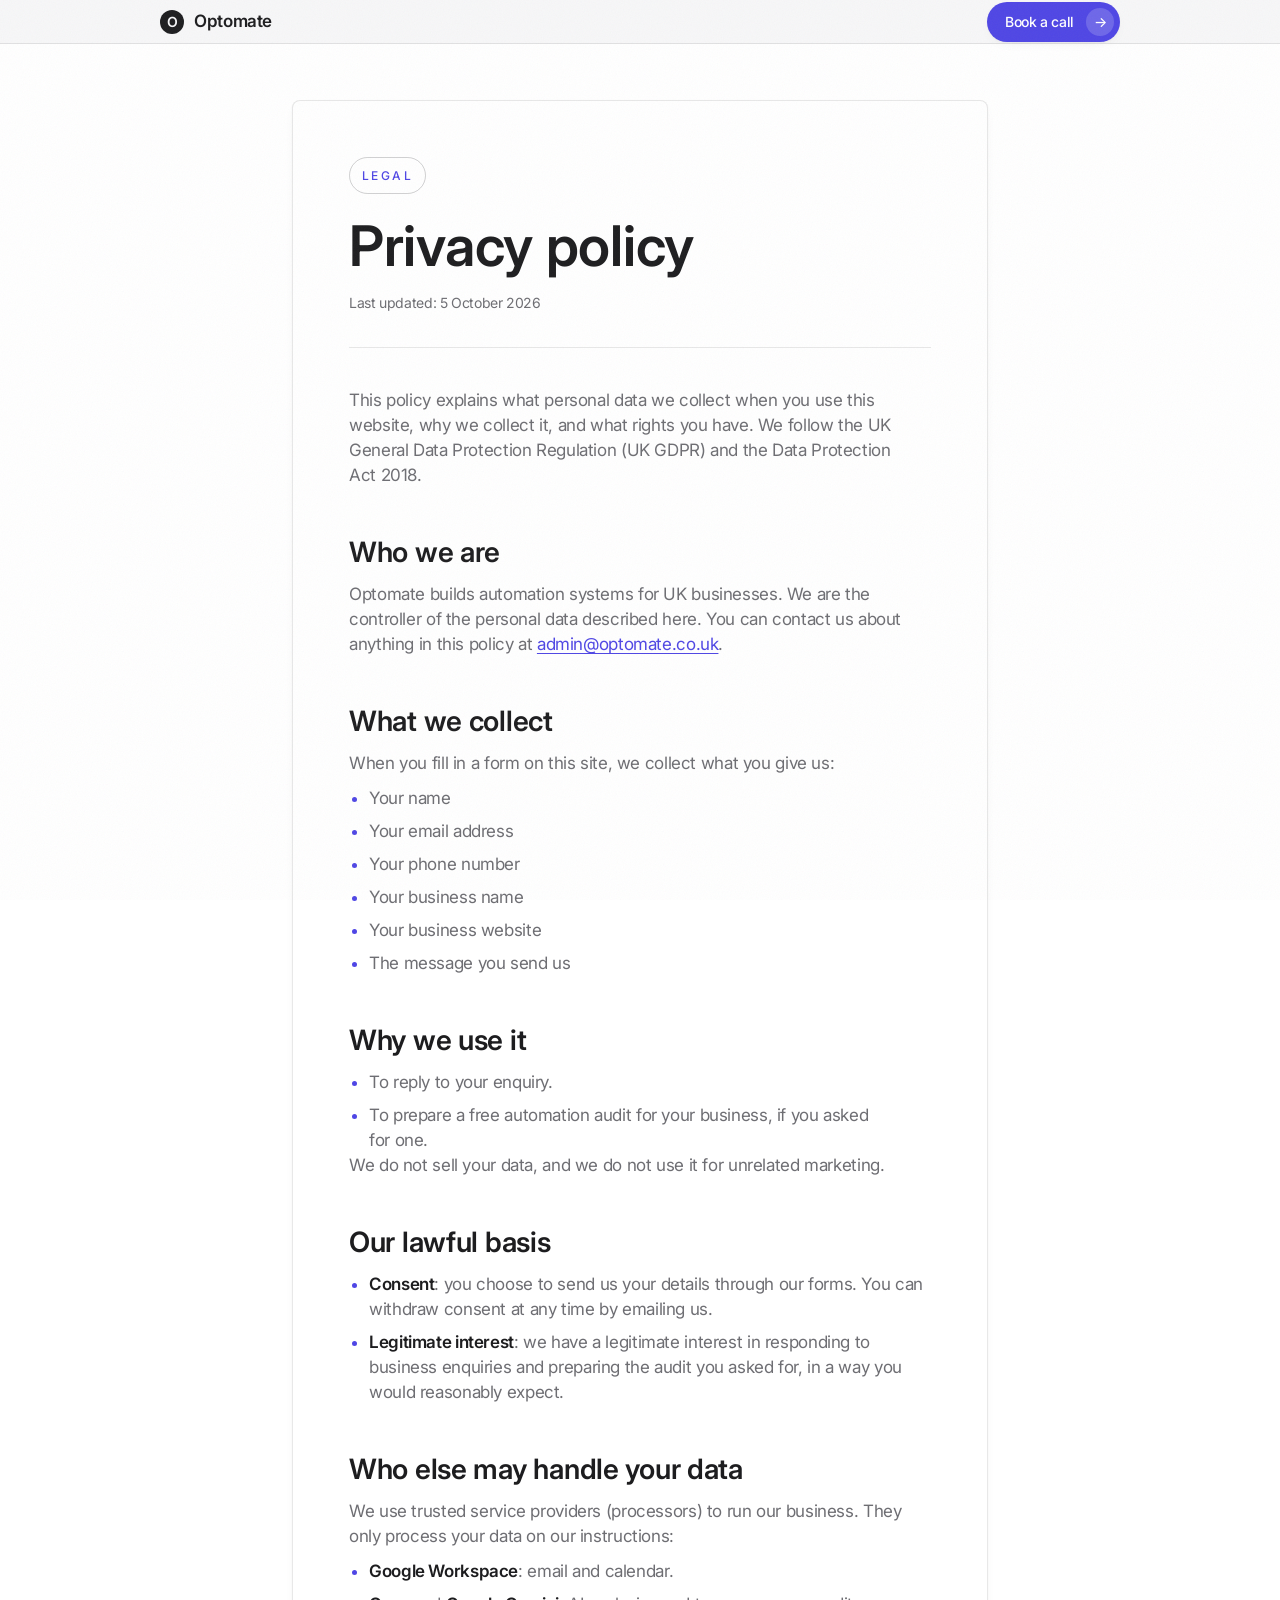
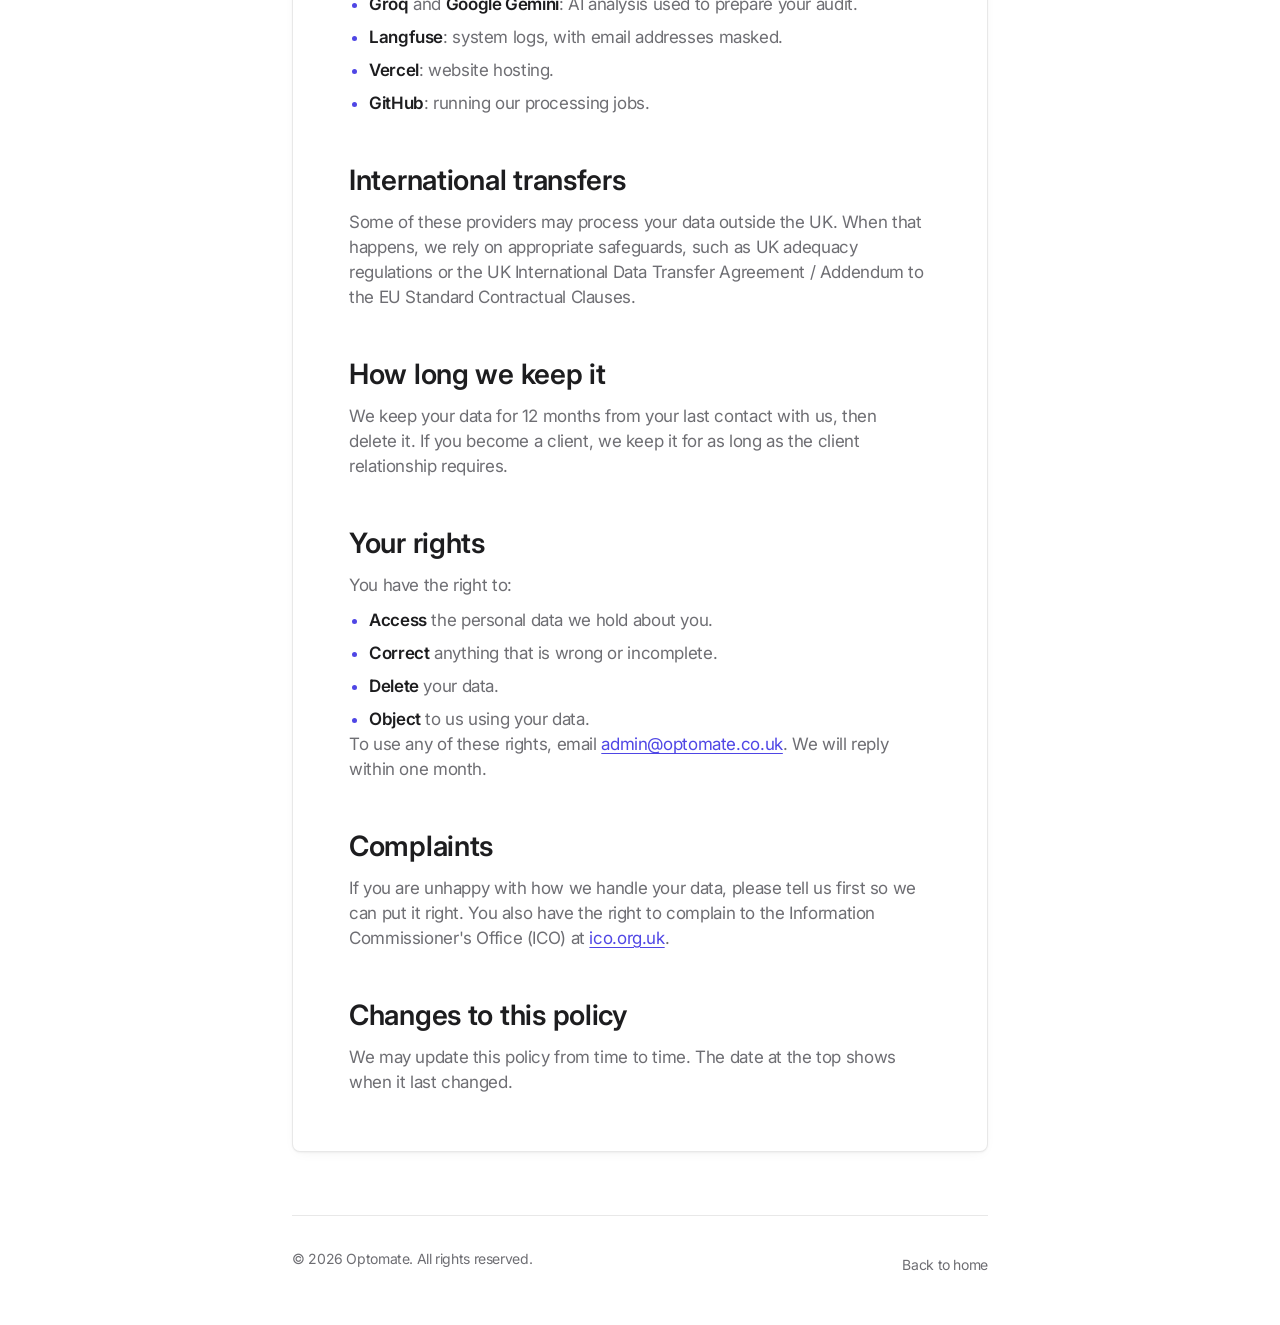
<file: privacy/index.html>
<!doctype html>
<html lang="en">
<head>
  <meta charset="UTF-8">
  <meta name="viewport" content="width=device-width, initial-scale=1.0">
  <title>Privacy Policy — Optomate</title>
  <link rel="icon" href="/favicon.svg" type="image/svg+xml">
  <meta name="description" content="How Optomate collects, uses and protects your personal data under UK GDPR.">
  <link rel="preconnect" href="https://fonts.googleapis.com">
  <link rel="preconnect" href="https://fonts.gstatic.com" crossorigin>
  <link rel="stylesheet" href="https://fonts.googleapis.com/css2?family=Inter:ital,opsz,wght@0,14..32,400..600;1,14..32,400..600&display=swap">
  <link rel="stylesheet" href="/tokens.css">
  <style>
    *, *::before, *::after { box-sizing: border-box; margin: 0; padding: 0; }

    :root {
      /* Aliases onto /tokens.css (all raw colour values live there) */
      --bg:             var(--c-bg);
      --surface:        var(--c-bg);
      --surface-sunk:   var(--c-bg-alt);
      --fg:             var(--c-text);
      --muted:          var(--c-text-muted);
      --line:           var(--c-line);
      --line-strong:    var(--c-line-strong);
      --accent:         var(--c-accent);
      --accent-hover:   var(--c-accent-hover);
      --accent-soft:    var(--c-accent-soft);
      --on-accent:      var(--c-on-accent);
      --on-dark:        var(--c-text-on-dark);
      --on-dark-muted:  var(--c-on-dark-muted);
      --on-dark-line:   var(--c-on-dark-line);
      --nav-glass:      var(--nav-bg);
      --error:          var(--c-error);
      --error-soft:     var(--c-error-soft);

      /* Radius: token scale */
      --r-sm:   var(--radius-sm);
      --r-lg:   var(--radius-sm);
      --r-pill: var(--radius-pill);

      /* Type */
      --font-serif: var(--font-display);
      --font-sans:  var(--font-text);

      /* Motion */
      --ease: cubic-bezier(0.32, 0.72, 0, 1);
      --dur:  450ms;
      --dur-reveal: 900ms;

      /* Layers */
      --z-base:  1;
      --z-nav:   10;
      --z-noise: 20;
      --z-skip:  30;
    }

    html { scroll-behavior: smooth; scroll-padding-top: var(--nav-height); }

    body {
      background: var(--bg);
      color: var(--fg);
      font-family: var(--font-sans);
      font-size: var(--fs-body);
      line-height: var(--lh-body);
      letter-spacing: var(--ls-body);
      -webkit-font-smoothing: antialiased;
      overflow-x: hidden;
    }

    /* Fixed film grain */
    body::before {
      content: '';
      position: fixed;
      inset: 0;
      z-index: var(--z-noise);
      pointer-events: none;
      opacity: 0.05;
      background-image: url("data:image/svg+xml;utf8,<svg xmlns='http://www.w3.org/2000/svg' width='180' height='180'><filter id='n'><feTurbulence type='fractalNoise' baseFrequency='0.85' numOctaves='3' stitchTiles='stitch'/></filter><rect width='100%' height='100%' filter='url(%23n)'/></svg>");
    }

    :focus-visible { outline: 2px solid var(--accent); outline-offset: 3px; }

    .skip-link {
      position: absolute;
      left: 16px;
      top: 16px;
      z-index: var(--z-skip);
      background: var(--fg);
      color: var(--on-dark);
      padding: 10px 18px;
      border-radius: var(--r-pill);
      font-size: var(--fs-small);
      text-decoration: none;
      transform: translateY(-200%);
      transition: transform var(--dur) var(--ease);
    }
    .skip-link:focus { transform: translateY(0); }

    /* Floating nav */
    .nav {
      position: sticky;
      top: 0;
      z-index: var(--z-nav);
      width: 100%;
      height: var(--nav-height);
      background: var(--nav-bg);
      backdrop-filter: var(--nav-blur);
      -webkit-backdrop-filter: var(--nav-blur);
      border-bottom: 1px solid var(--line);
    }
    .nav-inner { display: flex; align-items: center; justify-content: space-between; gap: 24px; height: 100%; max-width: var(--content-max); margin: 0 auto; padding: 0 32px; }
    .nav-logo { display: inline-flex; align-items: center; gap: 10px; font-family: var(--font-serif); font-size: var(--fs-body); font-weight: 600; color: var(--fg); text-decoration: none; letter-spacing: var(--ls-body); }
    .nav-logo-mark {
      width: 24px;
      height: 24px;
      border-radius: var(--r-pill);
      background: var(--fg);
      color: var(--on-dark);
      display: flex;
      align-items: center;
      justify-content: center;
      font-size: var(--fs-small);
    }
    .btn {
      display: inline-flex;
      align-items: center;
      gap: 12px;
      padding: 6px 6px 6px 18px;
      border-radius: var(--r-pill);
      font-size: var(--fs-small);
      font-weight: 500;
      text-decoration: none;
      white-space: nowrap;
      background: var(--accent);
      color: var(--on-accent);
      box-shadow: var(--shadow-sm);
      transition: transform var(--dur) var(--ease), background-color var(--dur) var(--ease);
    }
    .btn:hover { background: var(--accent-hover); }
    .btn:active { transform: scale(0.98); }
    .btn-icon {
      width: 28px;
      height: 28px;
      border-radius: var(--r-pill);
      display: inline-flex;
      align-items: center;
      justify-content: center;
      background: var(--c-on-accent-soft);
      transition: transform var(--dur) var(--ease);
    }
    .btn:hover .btn-icon { transform: translate(3px, -1px) scale(1.05); }

    .container { max-width: 760px; margin: 0 auto; padding: 0 32px; }
    main { padding: var(--section-pad); }

    .doc {
      background: var(--surface);
      border: 1px solid var(--line);
      border-radius: var(--r-lg);
      box-shadow: var(--shadow-sm);
      padding: 56px;
    }
    .eyebrow {
      display: inline-block;
      font-size: var(--fs-micro);
      font-weight: 500;
      text-transform: uppercase;
      letter-spacing: 0.2em;
      color: var(--accent);
      border: 1px solid var(--line-strong);
      border-radius: var(--r-pill);
      padding: 5px 12px;
      margin-bottom: 22px;
    }
    h1, h2 { font-family: var(--font-serif); font-weight: 600; letter-spacing: var(--ls-hero); text-wrap: balance; }
    h1 { font-size: var(--fs-hero); line-height: var(--lh-hero); margin-bottom: 14px; }
    .updated { font-size: var(--fs-small); color: var(--muted); margin-bottom: 40px; padding-bottom: 32px; border-bottom: 1px solid var(--line); }
    h2 { font-size: var(--fs-lead); line-height: var(--lh-lead); margin: 48px 0 14px; }
    p, li { color: var(--muted); font-size: var(--fs-body); text-wrap: pretty; }
    p + p { margin-top: 12px; }
    ul { padding-left: 20px; margin-top: 10px; display: flex; flex-direction: column; gap: 8px; }
    li::marker { color: var(--accent); }
    a { color: var(--accent); text-underline-offset: 3px; }
    strong { color: var(--fg); font-weight: 600; }

    footer { padding: 0 0 48px; }
    .footer-bottom { display: flex; justify-content: space-between; align-items: center; gap: 16px; flex-wrap: wrap; padding-top: 24px; border-top: 1px solid var(--line); }
    .footer-bottom p { font-size: var(--fs-small); color: var(--muted); }
    .footer-bottom a { color: inherit; text-decoration: none; }
    .footer-bottom a:hover { color: var(--accent); }

    @media (max-width: 768px) {
      .container { padding: 0 16px; }
      .nav-inner { padding: 0 16px; }
      .doc { padding: 28px; }
    }
    @media (max-width: 733px) {
      h1 { font-size: var(--fs-h3); line-height: var(--lh-h3); }
      h2 { margin-top: 40px; }
    }

    @media (prefers-reduced-motion: reduce) {
      :root { --dur: 0ms; }
      html { scroll-behavior: auto; }
    }
  </style>
</head>
<body>
<a class="skip-link" href="#main">Skip to content</a>

<nav class="nav" aria-label="Main">
  <div class="nav-inner">
    <a class="nav-logo" href="/">
      <span class="nav-logo-mark" aria-hidden="true">O</span>
      Optomate
    </a>
    <a href="https://calendar.app.google/6qkxdLDFYkce58QX7" target="_blank" rel="noopener" class="btn">Book a call <span class="btn-icon" aria-hidden="true">→</span></a>
  </div>
</nav>

<main id="main">
  <div class="container">
    <article class="doc">
    <div class="eyebrow">Legal</div>
    <h1>Privacy policy</h1>
    <p class="updated">Last updated: 5 October 2026</p>

    <p>This policy explains what personal data we collect when you use this website, why we collect it, and what rights you have. We follow the UK General Data Protection Regulation (UK GDPR) and the Data Protection Act 2018.</p>

    <h2>Who we are</h2>
    <p>Optomate builds automation systems for UK businesses. We are the controller of the personal data described here. You can contact us about anything in this policy at <a href="mailto:admin@optomate.co.uk">admin@optomate.co.uk</a>.</p>

    <h2>What we collect</h2>
    <p>When you fill in a form on this site, we collect what you give us:</p>
    <ul>
      <li>Your name</li>
      <li>Your email address</li>
      <li>Your phone number</li>
      <li>Your business name</li>
      <li>Your business website</li>
      <li>The message you send us</li>
    </ul>

    <h2>Why we use it</h2>
    <ul>
      <li>To reply to your enquiry.</li>
      <li>To prepare a free automation audit for your business, if you asked for one.</li>
    </ul>
    <p>We do not sell your data, and we do not use it for unrelated marketing.</p>

    <h2>Our lawful basis</h2>
    <ul>
      <li><strong>Consent</strong>: you choose to send us your details through our forms. You can withdraw consent at any time by emailing us.</li>
      <li><strong>Legitimate interest</strong>: we have a legitimate interest in responding to business enquiries and preparing the audit you asked for, in a way you would reasonably expect.</li>
    </ul>

    <h2>Who else may handle your data</h2>
    <p>We use trusted service providers (processors) to run our business. They only process your data on our instructions:</p>
    <ul>
      <li><strong>Google Workspace</strong>: email and calendar.</li>
      <li><strong>Groq</strong> and <strong>Google Gemini</strong>: AI analysis used to prepare your audit.</li>
      <li><strong>Langfuse</strong>: system logs, with email addresses masked.</li>
      <li><strong>Vercel</strong>: website hosting.</li>
      <li><strong>GitHub</strong>: running our processing jobs.</li>
    </ul>

    <h2>International transfers</h2>
    <p>Some of these providers may process your data outside the UK. When that happens, we rely on appropriate safeguards, such as UK adequacy regulations or the UK International Data Transfer Agreement / Addendum to the EU Standard Contractual Clauses.</p>

    <h2>How long we keep it</h2>
    <p>We keep your data for 12 months from your last contact with us, then delete it. If you become a client, we keep it for as long as the client relationship requires.</p>

    <h2>Your rights</h2>
    <p>You have the right to:</p>
    <ul>
      <li><strong>Access</strong> the personal data we hold about you.</li>
      <li><strong>Correct</strong> anything that is wrong or incomplete.</li>
      <li><strong>Delete</strong> your data.</li>
      <li><strong>Object</strong> to us using your data.</li>
    </ul>
    <p>To use any of these rights, email <a href="mailto:admin@optomate.co.uk">admin@optomate.co.uk</a>. We will reply within one month.</p>

    <h2>Complaints</h2>
    <p>If you are unhappy with how we handle your data, please tell us first so we can put it right. You also have the right to complain to the Information Commissioner's Office (ICO) at <a href="https://ico.org.uk" target="_blank" rel="noopener">ico.org.uk</a>.</p>

    <h2>Changes to this policy</h2>
    <p>We may update this policy from time to time. The date at the top shows when it last changed.</p>
    </article>
  </div>
</main>

<footer>
  <div class="container">
    <div class="footer-bottom">
      <p>© 2026 Optomate. All rights reserved.</p>
      <p><a href="/">Back to home</a></p>
    </div>
  </div>
</footer>

</body>
</html>
</file>
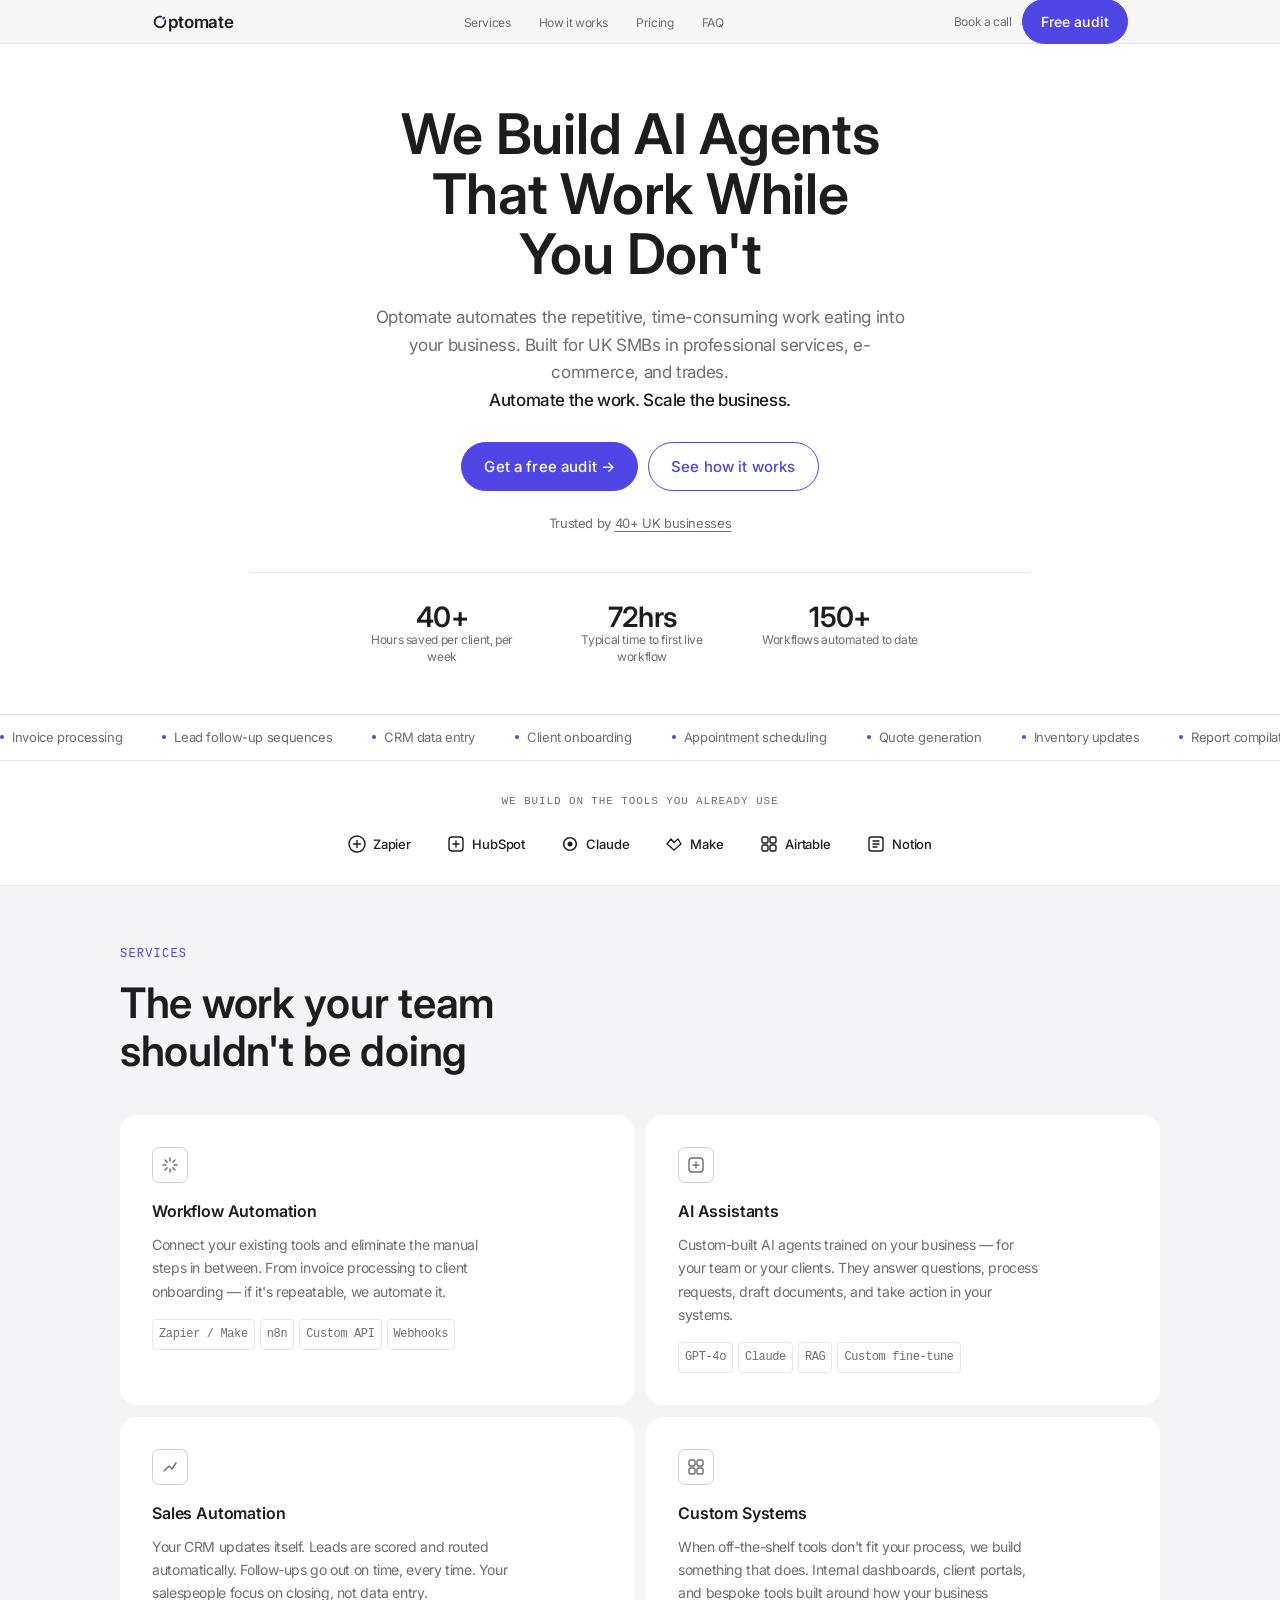
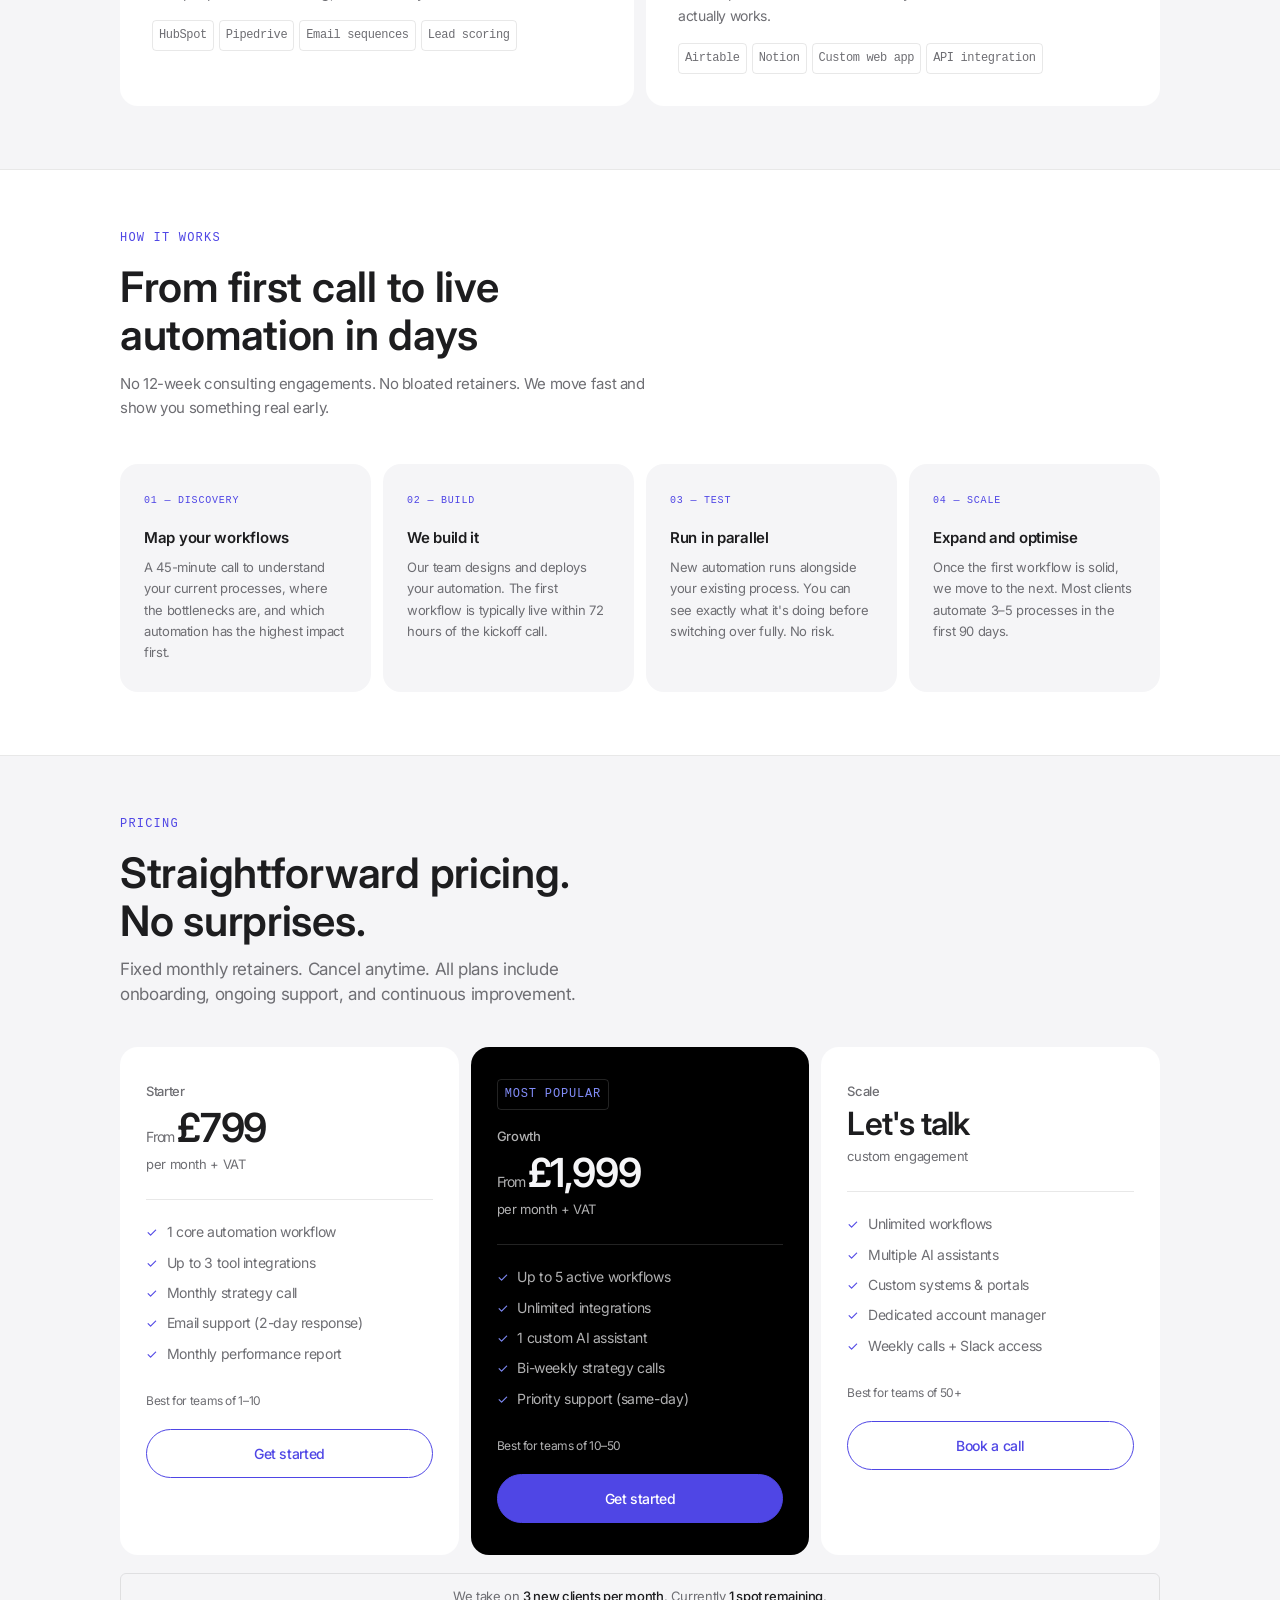
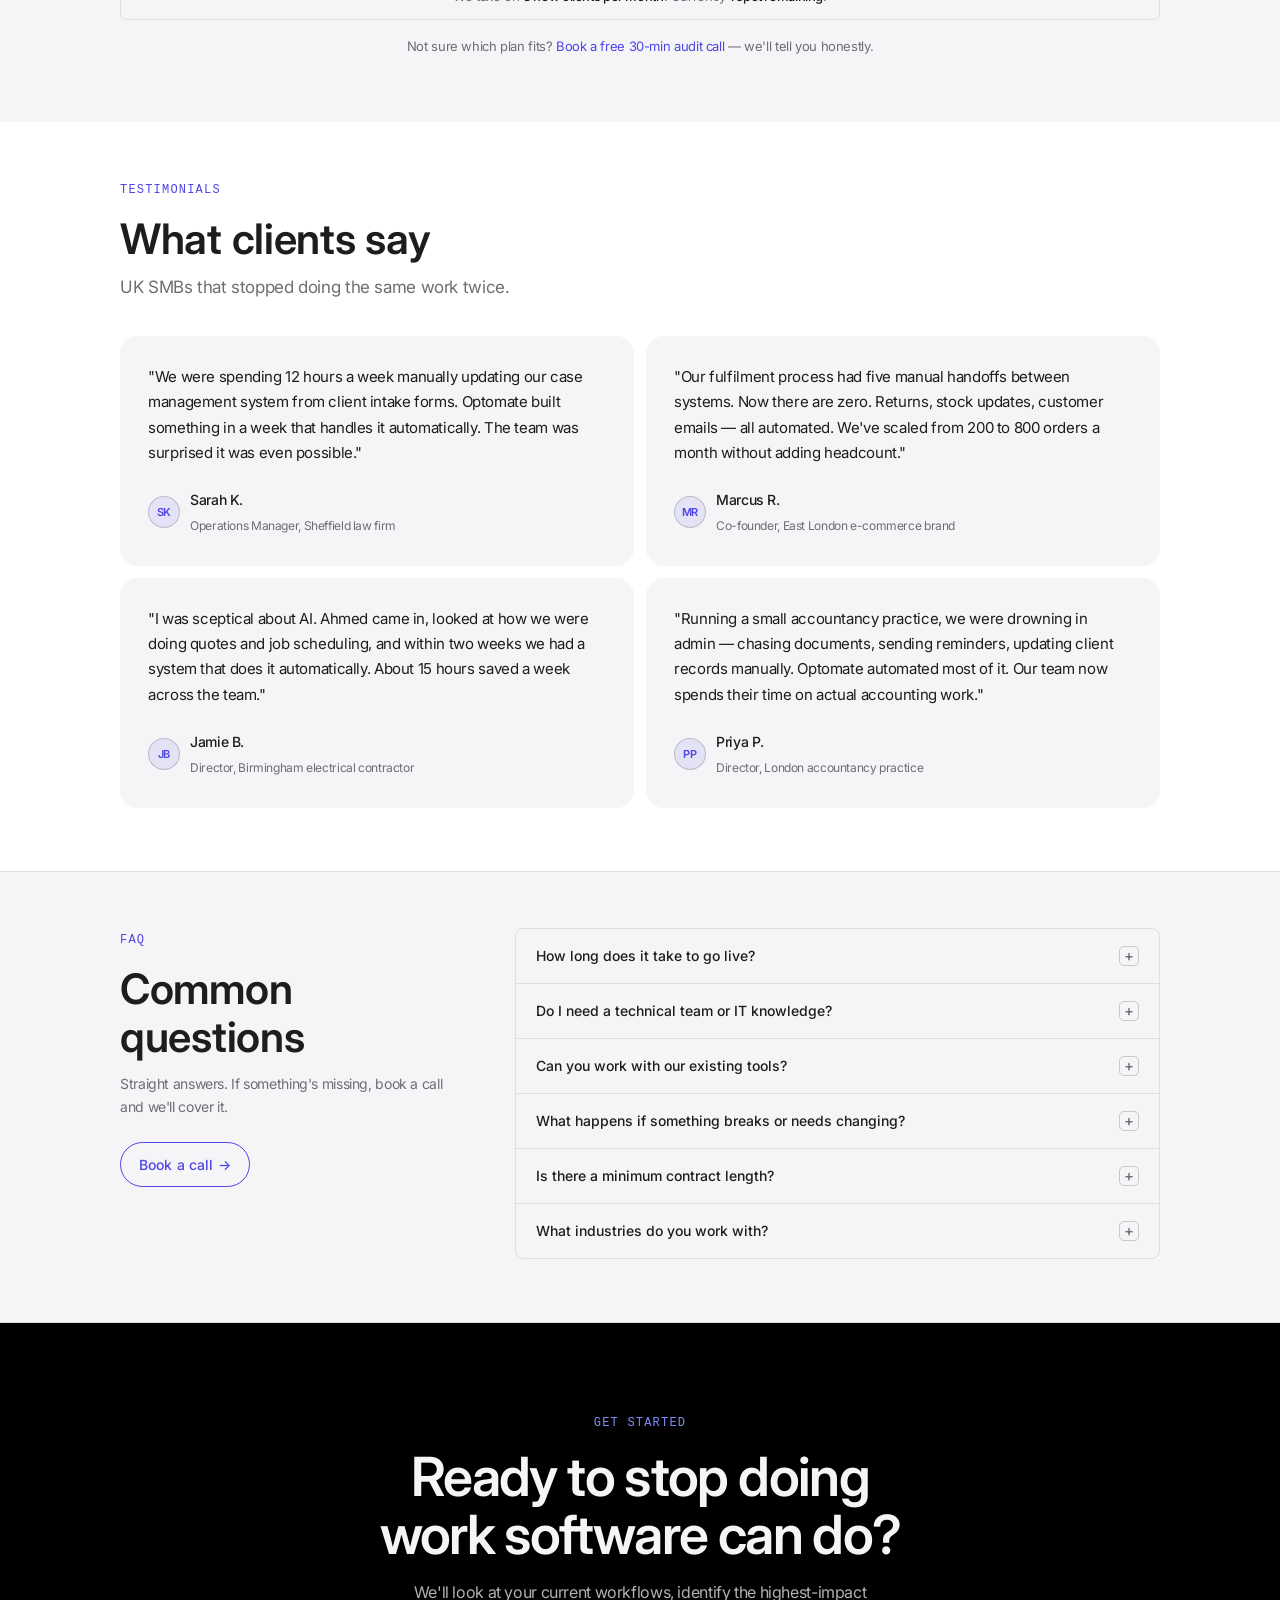
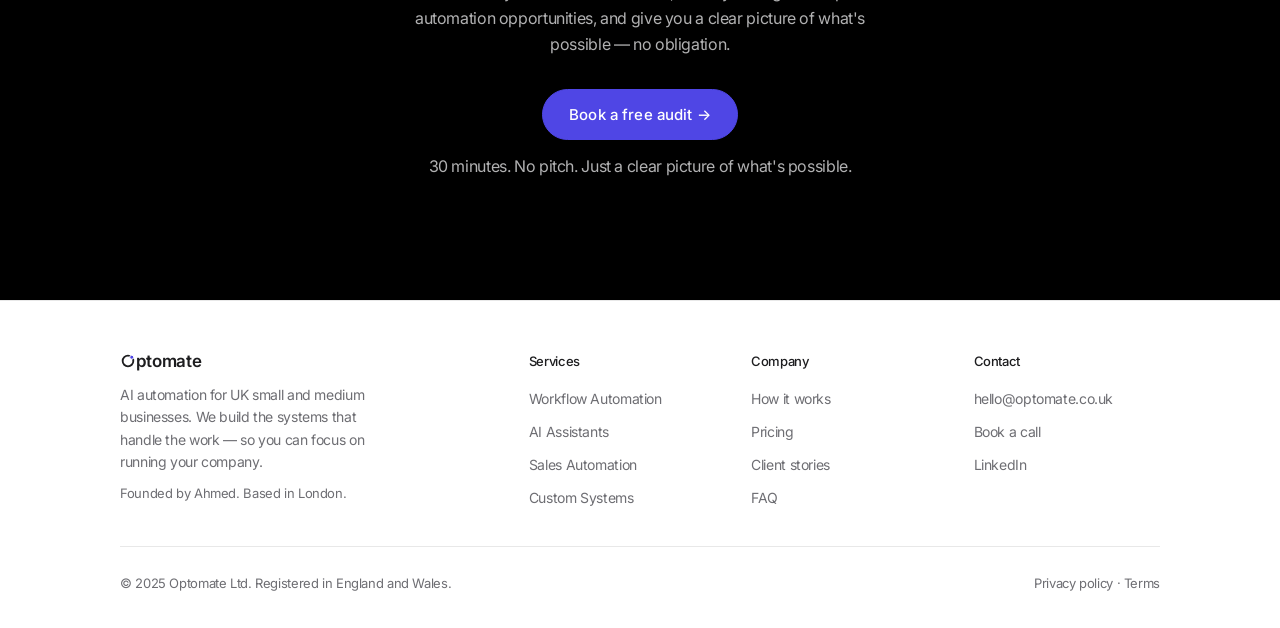
<file: optomate-landing-2.html>
<!doctype html>
<html lang="en">
<head>
  <meta charset="UTF-8">
  <meta name="viewport" content="width=device-width, initial-scale=1.0">
  <title>Optomate — AI Automation for UK SMBs</title>
  <link rel="icon" href="/assets/favicon.svg" type="image/svg+xml">
  <link rel="apple-touch-icon" href="/assets/apple-touch-icon.png">
  <link rel="preconnect" href="https://fonts.googleapis.com">
  <link rel="preconnect" href="https://fonts.gstatic.com" crossorigin>
  <link rel="stylesheet" href="https://fonts.googleapis.com/css2?family=Inter:opsz,wght@14..32,400..600&display=swap">
  <link rel="stylesheet" href="/tokens.css">
  <style>
    *, *::before, *::after { box-sizing: border-box; margin: 0; padding: 0; }

    :root {
      --bg:            var(--c-bg);
      --surface:       var(--c-bg-alt);
      --surface-2:     var(--c-bg-dark);
      --fg:            var(--c-text);
      --muted:         var(--c-text-muted);
      --border:        var(--c-line);
      --border-md:     var(--c-line-strong);
      --accent:        var(--c-accent);
      --accent-hover:  var(--c-accent-hover);
      --accent-dim:    var(--c-accent-soft);
      --accent-border: var(--c-line-strong);
      --accent-label:  var(--c-accent);

      --font-sans: var(--font-text);
      --font-mono: 'SF Mono', ui-monospace, 'JetBrains Mono', Menlo, monospace;
    }

    html { scroll-behavior: smooth; }

    body {
      background: var(--bg);
      color: var(--fg);
      font-family: var(--font-sans);
      font-size: 16px;
      line-height: 1.6;
      -webkit-font-smoothing: antialiased;
      overflow-x: hidden;
    }

    nav {
      position: sticky;
      top: 0;
      z-index: 100;
      background: var(--nav-bg);
      backdrop-filter: var(--nav-blur);
      -webkit-backdrop-filter: var(--nav-blur);
      border-bottom: 1px solid var(--border);
    }
    .nav-inner {
      max-width: 1200px;
      margin: 0 auto;
      padding: 0 24px;
      height: 56px;
      display: flex;
      align-items: center;
      justify-content: space-between;
      gap: 24px;
    }
    .nav-logo {
      font-size: 17px;
      font-weight: 600;
      letter-spacing: -0.02em;
      color: var(--fg);
      text-decoration: none;
      display: flex;
      align-items: center;
      gap: 9px;
      flex-shrink: 0;
    }
    .nav-logo-mark {
      width: 26px;
      height: 26px;
      background: var(--accent);
      border-radius: 6px;
      display: flex;
      align-items: center;
      justify-content: center;
      font-size: 12px;
      font-weight: 700;
      color: var(--c-on-accent);
      flex-shrink: 0;
    }
    .nav-links { display: flex; align-items: center; gap: 28px; list-style: none; }
    .nav-links a { font-size: 14px; color: var(--muted); text-decoration: none; transition: color 0.15s; }
    .nav-links a:hover { color: var(--fg); }
    .nav-cta { display: flex; align-items: center; gap: 10px; flex-shrink: 0; }
    .nav-book { font-size: 14px; color: var(--muted); text-decoration: none; transition: color 0.15s; }
    .nav-book:hover { color: var(--fg); }

    .btn {
      display: inline-flex;
      align-items: center;
      gap: 6px;
      padding: 9px 18px;
      border-radius: 7px;
      font-size: 14px;
      font-weight: 500;
      text-decoration: none;
      cursor: pointer;
      transition: all 0.15s;
      border: none;
      font-family: var(--font-sans);
      letter-spacing: 0.01em;
      white-space: nowrap;
    }
    .btn-primary { background: var(--accent); color: var(--c-on-accent); }
    .btn-primary:hover { background: var(--accent-hover); }
    .btn-outline { background: transparent; color: var(--fg); border: 1px solid var(--border-md); }
    .btn-outline:hover { border-color: var(--c-text-muted); background: var(--c-line); }

    .container { max-width: 1200px; margin: 0 auto; padding: 0 24px; }
    section { padding: 72px 0; }

    .section-label {
      font-family: var(--font-mono);
      font-size: 10px;
      color: var(--accent-label);
      text-transform: uppercase;
      letter-spacing: 0.1em;
      margin-bottom: 12px;
    }
    h2 { font-size: clamp(28px, 4vw, 42px); font-weight: 600; letter-spacing: -0.02em; line-height: 1.15; }

    .hero { padding: 60px 0 48px; position: relative; overflow: hidden; }
    .hero-glow {
      position: absolute;
      top: -200px;
      left: 50%;
      transform: translateX(-50%);
      width: 700px;
      height: 700px;
      background: none;
      pointer-events: none;
    }
    .hero-inner { max-width: 780px; position: relative; }
    .hero h1 { font-size: clamp(40px, 6.5vw, 74px); font-weight: 600; letter-spacing: -0.035em; line-height: 1.04; margin-bottom: 20px; color: var(--fg); }
    .hero-word { color: var(--fg); display: inline-block; transition: opacity 0.32s ease, transform 0.32s ease; }
    .hero-sub { font-size: 17px; color: var(--muted); line-height: 1.62; max-width: 540px; margin-bottom: 28px; }
    .hero-sub strong { color: var(--c-text); font-weight: 500; }
    .hero-actions { display: flex; gap: 10px; align-items: center; flex-wrap: wrap; margin-bottom: 20px; }
    .hero-actions .btn { font-size: 15px; padding: 11px 22px; }
    .hero-trust { font-size: 13px; color: var(--muted); margin-bottom: 36px; }
    .hero-trust span { text-decoration: underline; text-decoration-color: var(--c-text-muted); text-underline-offset: 3px; }
    .hero-stats { display: flex; gap: 40px; padding-top: 32px; border-top: 1px solid var(--border); flex-wrap: wrap; }
    .stat-val { font-size: 28px; font-weight: 600; letter-spacing: -0.025em; }
    .stat-label { font-size: 12px; color: var(--muted); margin-top: 2px; max-width: 160px; line-height: 1.4; }

    .ticker { border-top: 1px solid var(--border); border-bottom: 1px solid var(--border); padding: 10px 0; overflow: hidden; }
    .ticker-track { display: flex; gap: 40px; animation: scroll-ticker 30s linear infinite; white-space: nowrap; }
    .ticker-item { display: inline-flex; align-items: center; gap: 8px; font-size: 13px; color: var(--muted); flex-shrink: 0; }
    .ticker-dot { width: 4px; height: 4px; border-radius: 50%; background: var(--accent); flex-shrink: 0; }
    @keyframes scroll-ticker { from { transform: translateX(0); } to { transform: translateX(-50%); } }

    .tools-strip { padding: 28px 0; border-bottom: 1px solid var(--border); }
    .tools-label { text-align: center; font-size: 11px; color: var(--c-text-muted); font-family: var(--font-mono); letter-spacing: 0.08em; text-transform: uppercase; margin-bottom: 18px; }
    .tools-row { display: flex; align-items: center; justify-content: center; gap: 36px; flex-wrap: wrap; }
    .tool-logo { display: flex; align-items: center; gap: 7px; opacity: 0.32; transition: opacity 0.2s; filter: grayscale(1); }
    .tool-logo:hover { opacity: 0.55; }
    .tool-icon { width: 18px; height: 18px; flex-shrink: 0; }
    .tool-name { font-size: 13px; font-weight: 500; color: var(--c-text); letter-spacing: -0.01em; white-space: nowrap; }

    .services-grid { display: grid; grid-template-columns: repeat(2, 1fr); gap: 1px; background: var(--border); border: 1px solid var(--border); border-radius: 10px; overflow: hidden; margin-top: 40px; }
    .svc-card { background: var(--surface); padding: 32px; transition: background 0.2s; }
    .svc-card:hover { background: var(--surface-2); }
    .svc-icon { width: 36px; height: 36px; border: 1px solid var(--border-md); border-radius: 7px; display: flex; align-items: center; justify-content: center; margin-bottom: 16px; color: var(--muted); }
    .svc-card h3 { font-size: 16px; font-weight: 600; letter-spacing: -0.01em; margin-bottom: 9px; }
    .svc-card p { font-size: 14px; color: var(--muted); line-height: 1.65; max-width: 360px; }
    .svc-tags { display: flex; flex-wrap: wrap; gap: 5px; margin-top: 16px; }
    .svc-tag { font-size: 11px; font-family: var(--font-mono); color: var(--muted); background: var(--c-line); border: 1px solid var(--border); border-radius: 4px; padding: 2px 6px; }

    .process-section { background: var(--surface); border-top: 1px solid var(--border); border-bottom: 1px solid var(--border); }
    .process-header { max-width: 540px; margin-bottom: 44px; }
    .process-header p { color: var(--muted); margin-top: 12px; font-size: 15px; line-height: 1.6; }
    .process-steps { display: grid; grid-template-columns: repeat(4, 1fr); gap: 1px; background: var(--border); border: 1px solid var(--border); border-radius: 8px; overflow: hidden; }
    .process-step { background: var(--surface); padding: 24px 24px 28px; }
    .process-step:hover { background: var(--surface-2); }
    .step-num { font-family: var(--font-mono); font-size: 10px; color: var(--accent-label); letter-spacing: 0.08em; text-transform: uppercase; margin-bottom: 12px; }
    .process-step h3 { font-size: 15px; font-weight: 600; margin-bottom: 7px; }
    .process-step p { font-size: 13px; color: var(--muted); line-height: 1.65; }

    .pricing-intro { max-width: 520px; margin-bottom: 40px; }
    .pricing-intro p { color: var(--muted); margin-top: 12px; }
    .pricing-grid { display: grid; grid-template-columns: repeat(3, 1fr); gap: 1px; background: var(--border); border: 1px solid var(--border); border-radius: 10px; overflow: hidden; }
    .price-card { background: var(--surface); padding: 32px 26px; }
    .price-card.featured { background: var(--surface-2); }
    .price-badge { display: inline-block; font-size: 10px; font-family: var(--font-mono); text-transform: uppercase; letter-spacing: 0.07em; color: var(--accent); background: var(--accent-dim); border: 1px solid var(--accent-border); border-radius: 4px; padding: 2px 7px; margin-bottom: 14px; }
    .price-tier { font-size: 13px; color: var(--muted); font-weight: 500; margin-bottom: 4px; }
    .price-prefix { font-size: 14px; color: var(--muted); font-weight: 400; }
    .price-amount { font-size: 40px; font-weight: 600; letter-spacing: -0.03em; line-height: 1; margin-bottom: 4px; }
    .price-amount-talk { font-size: 32px; font-weight: 600; letter-spacing: -0.025em; line-height: 1; margin-bottom: 4px; }
    .price-period { font-size: 13px; color: var(--muted); margin-bottom: 22px; }
    .price-divider { height: 1px; background: var(--border); margin-bottom: 22px; }
    .price-features { list-style: none; display: flex; flex-direction: column; gap: 10px; margin-bottom: 24px; }
    .price-features li { font-size: 14px; color: var(--muted); display: flex; align-items: flex-start; gap: 9px; line-height: 1.45; }
    .price-features li::before { content: '✓'; color: var(--c-accent); flex-shrink: 0; font-size: 13px; margin-top: 1px; }
    .price-cta { display: block; text-align: center; padding: 11px; border-radius: 7px; font-size: 14px; font-weight: 500; text-decoration: none; transition: all 0.15s; border: 1px solid var(--border-md); color: var(--fg); }
    .price-cta:hover { background: var(--c-line); }
    .price-card.featured .price-cta { background: var(--accent); border-color: transparent; color: var(--c-on-accent); }
    .price-card.featured .price-cta:hover { background: var(--accent-hover); }
    .pricing-urgency { text-align: center; margin-top: 18px; font-size: 13px; color: var(--muted); padding: 10px 16px; border: 1px solid var(--border); border-radius: 6px; background: var(--c-accent-soft); }
    .pricing-urgency strong { color: var(--c-text); font-weight: 500; }
    .pricing-footnote { text-align: center; margin-top: 14px; font-size: 13px; color: var(--muted); }
    .pricing-footnote a { color: var(--accent); text-decoration: none; }
    .pricing-footnote a:hover { text-decoration: underline; }

    .testi-header { margin-bottom: 36px; }
    .testi-header p { color: var(--muted); margin-top: 12px; max-width: 440px; }
    .testi-grid { display: grid; grid-template-columns: repeat(2, 1fr); gap: 1px; background: var(--border); border: 1px solid var(--border); border-radius: 10px; overflow: hidden; }
    .testi-card { background: var(--surface); padding: 28px; }
    .testi-quote { font-size: 15px; line-height: 1.68; color: var(--c-text); margin-bottom: 22px; }
    .testi-author { display: flex; align-items: center; gap: 10px; }
    .testi-avatar { width: 32px; height: 32px; border-radius: 50%; background: var(--accent-dim); border: 1px solid var(--accent-border); display: flex; align-items: center; justify-content: center; font-size: 11px; font-weight: 600; color: var(--c-link); flex-shrink: 0; }
    .testi-name { font-size: 14px; font-weight: 500; }
    .testi-role { font-size: 12px; color: var(--muted); margin-top: 1px; }

    .faq-section { background: var(--surface); border-top: 1px solid var(--border); border-bottom: 1px solid var(--border); }
    .faq-layout { display: grid; grid-template-columns: 1fr 2fr; gap: 72px; align-items: start; }
    .faq-sidebar h2 { margin-bottom: 12px; }
    .faq-sidebar p { color: var(--muted); font-size: 14px; margin-bottom: 24px; line-height: 1.6; }
    .faq-accordion { border: 1px solid var(--border); border-radius: 8px; overflow: hidden; }
    .faq-item { border-bottom: 1px solid var(--border); }
    .faq-item:last-child { border-bottom: none; }
    .faq-q { width: 100%; background: none; border: none; color: var(--fg); font-family: var(--font-sans); font-size: 14px; font-weight: 500; text-align: left; padding: 17px 20px; cursor: pointer; display: flex; justify-content: space-between; align-items: center; gap: 16px; transition: background 0.15s; }
    .faq-q:hover { background: var(--c-line); }
    .faq-toggle { flex-shrink: 0; width: 20px; height: 20px; border: 1px solid var(--border-md); border-radius: 5px; display: flex; align-items: center; justify-content: center; font-size: 15px; color: var(--muted); transition: all 0.15s; line-height: 1; }
    .faq-item.open .faq-toggle { background: var(--accent-dim); border-color: var(--accent-border); color: var(--c-link); }
    .faq-a { max-height: 0; overflow: hidden; transition: max-height 0.28s ease; }
    .faq-a-inner { padding: 0 20px 16px; font-size: 14px; color: var(--muted); line-height: 1.7; }

    .cta-section { text-align: center; padding: 88px 0; }
    .cta-inner { max-width: 560px; margin: 0 auto; }
    .cta-section h2 { font-size: clamp(30px, 5vw, 54px); letter-spacing: -0.03em; line-height: 1.08; margin-bottom: 16px; }
    .cta-section p { color: var(--muted); font-size: 16px; line-height: 1.6; margin-bottom: 32px; max-width: 480px; margin-left: auto; margin-right: auto; }
    .cta-btns { display: flex; gap: 10px; justify-content: center; flex-wrap: wrap; }
    .cta-btns .btn { font-size: 15px; padding: 12px 26px; }
    .cta-sub { margin-top: 14px; font-size: 13px; color: var(--c-text-muted); }

    footer { border-top: 1px solid var(--border); padding: 48px 0 32px; }
    .footer-grid { display: grid; grid-template-columns: 2fr 1fr 1fr 1fr; gap: 36px; margin-bottom: 36px; }
    .footer-brand-desc { font-size: 14px; color: var(--muted); margin-top: 10px; max-width: 260px; line-height: 1.6; }
    .footer-founding { font-size: 13px; color: var(--muted); margin-top: 8px; }
    .footer-col h4 { font-size: 13px; font-weight: 500; margin-bottom: 12px; }
    .footer-links { list-style: none; display: flex; flex-direction: column; gap: 8px; }
    .footer-links a { font-size: 14px; color: var(--muted); text-decoration: none; transition: color 0.15s; }
    .footer-links a:hover { color: var(--fg); }
    .footer-bottom { display: flex; justify-content: space-between; align-items: center; padding-top: 24px; border-top: 1px solid var(--border); gap: 16px; flex-wrap: wrap; }
    .footer-bottom p { font-size: 13px; color: var(--muted); }
    .footer-bottom a { color: var(--muted); text-decoration: none; }
    .footer-bottom a:hover { color: var(--fg); }

    .fade-in { opacity: 0; transform: translateY(16px); transition: opacity 0.44s ease, transform 0.44s ease; }
    .fade-in.visible { opacity: 1; transform: translateY(0); }
    .fade-in.delay-1 { transition-delay: 0.08s; }
    .fade-in.delay-2 { transition-delay: 0.16s; }

    @media (max-width: 1024px) {
      .services-grid { grid-template-columns: 1fr; }
      .pricing-grid { grid-template-columns: 1fr; }
      .testi-grid { grid-template-columns: 1fr; }
      .process-steps { grid-template-columns: repeat(2, 1fr); }
      .footer-grid { grid-template-columns: 1fr 1fr; }
    }
    @media (max-width: 800px) { .faq-layout { grid-template-columns: 1fr; gap: 36px; } }
    @media (max-width: 768px) {
      section { padding: 52px 0; }
      .hero { padding: 48px 0 40px; }
      .nav-links { display: none; }
      .nav-book { display: none; }
      .hero-stats { gap: 24px; }
      .process-steps { grid-template-columns: 1fr; }
      .tools-row { gap: 20px; }
    }
    @media (max-width: 480px) {
      .footer-grid { grid-template-columns: 1fr; }
      .hero h1 { font-size: 38px; }
    }

    /* ─── Optomate tokens: nav, buttons, tiles, hero (match index.html) ─── */
    body { font-family: var(--font-text); font-size: var(--fs-body); line-height: var(--lh-body); letter-spacing: var(--ls-body); background: var(--c-bg); color: var(--c-text); }
    h1, h2, h3 { font-family: var(--font-display); font-weight: 600; letter-spacing: var(--ls-hero); }
    .container { max-width: calc(var(--content-max) + 64px); }
    section { padding: var(--section-pad); background: var(--c-bg); }
    body > section:nth-of-type(odd) { background: var(--c-bg); }
    body > section:nth-of-type(even) { background: var(--c-bg-alt); }
    nav { position: sticky; top: 0; height: var(--nav-height); background: var(--nav-bg); backdrop-filter: var(--nav-blur); -webkit-backdrop-filter: var(--nav-blur); border-bottom: 1px solid var(--c-line); }
    .nav-inner { height: 100%; max-width: var(--content-max); margin: 0 auto; padding-top: 0; padding-bottom: 0; }
    .nav-links a, .nav-book { font-size: var(--fs-micro); }
    .btn, .price-cta, .form-submit { border-radius: var(--radius-pill); }
    .btn-primary, .form-submit, .price-card.featured .price-cta { background: var(--c-accent); color: var(--c-on-accent); border: 1px solid var(--c-accent); }
    .btn-primary:hover, .form-submit:hover, .price-card.featured .price-cta:hover { background: var(--c-accent-hover); border-color: var(--c-accent-hover); }
    .btn-outline, .price-cta { background: transparent; color: var(--c-link); border: 1px solid var(--c-link); }
    .btn-outline:hover, .price-cta:hover { background: var(--c-accent-soft); border-color: var(--c-link); }
    .svc-card, .process-step, .price-card, .testi-card, .contact-card, .contact-form-wrap { background: var(--c-bg-alt); border: 0; box-shadow: none; border-radius: var(--radius-lg); }
    body > section:nth-of-type(even) .svc-card, body > section:nth-of-type(even) .process-step,
    body > section:nth-of-type(even) .price-card:not(.featured), body > section:nth-of-type(even) .testi-card,
    body > section:nth-of-type(even) .contact-card, body > section:nth-of-type(even) .contact-form-wrap { background: var(--c-bg); }
    .price-card.featured { background: var(--c-bg-dark); color: var(--c-text-on-dark); }
    .price-card.featured .price-tier, .price-card.featured .price-prefix, .price-card.featured .price-period,
    .price-card.featured .price-reframe, .price-card.featured .price-features li, .price-card.featured .price-onboarding { color: var(--c-on-dark-muted); }
    .price-card.featured .price-amount, .price-card.featured .price-amount-talk { color: var(--c-text-on-dark); }
    .price-card.featured .price-divider { background: var(--c-on-dark-line); border-color: var(--c-on-dark-line); }
    .price-card.featured .price-features li::before { color: var(--c-link-on-dark); }
    .hero h1 { font-size: var(--fs-hero); line-height: var(--lh-hero); letter-spacing: var(--ls-hero); font-weight: 600; }
    .hero-sub { font-size: var(--fs-body); }
    .hero-glow { display: none; }
    .tool-logo, .powered-item { opacity: 1; filter: none; color: var(--c-text); }
    .section-label { color: var(--c-accent); }
    body > section.cta-section { background: var(--c-bg-dark); color: var(--c-text-on-dark); }
    .cta-section h2 { color: var(--c-text-on-dark); }
    .cta-section p, .cta-section .cta-sub { color: var(--c-on-dark-muted); }
    .cta-section .btn-outline { color: var(--c-link-on-dark); border-color: var(--c-link-on-dark); }
    .cta-section a:not(.btn) { color: var(--c-link-on-dark); }
    .price-card.featured .price-badge { color: var(--c-link-on-dark); background: transparent; border-color: var(--c-on-dark-line); }
    .price-card.featured p[style] { color: var(--c-on-dark-muted) !important; }
    .cta-section .section-label { color: var(--c-link-on-dark); }
    .pricing-urgency, .svc-tag { background: transparent; }
    .price-badge, .section-label, .svc-tag { font-size: var(--fs-micro); }
    .services-grid, .process-steps, .pricing-grid, .testi-grid { gap: var(--tile-gap); background: transparent; border: 0; overflow: visible; }
    .hero-inner { max-width: 780px; margin: 0 auto; text-align: center; }
    .hero-inner .hero-sub { margin-left: auto; margin-right: auto; }
    .hero-inner .hero-actions, .hero-stats { justify-content: center; }
    .hero-stats { text-align: center; }
    @media (max-width: 734px) { .hero h1 { font-size: var(--fs-h3); line-height: var(--lh-h3); } }

    /* ─── Integrated logo: mark replaces the "O" ─── */
    .logo { display: inline-flex; align-items: baseline; gap: 0; font-family: var(--font-text); font-size: var(--fs-body); font-weight: 600; letter-spacing: -0.02em; line-height: 1; color: var(--c-text); text-decoration: none; }
    .logo-mark { flex: none; width: 0.94em; height: 0.94em; position: relative; top: calc(0.94em * 0.11); margin-right: -0.02em; }
  </style>
</head>
<body>

<nav>
  <div class="nav-inner">
    <a class="logo nav-logo" href="/" aria-label="Optomate"><svg class="logo-mark" viewBox="0 0 48 48" aria-hidden="true"><circle cx="24" cy="24" r="16" fill="none" stroke="#1d1d1f" stroke-width="5.5"/><circle cx="35.3" cy="12.7" r="6" fill="#4f46e5" stroke="#f5f5f7" stroke-width="3"/></svg><span aria-hidden="true">ptomate</span></a>
    <ul class="nav-links">
      <li><a href="#services">Services</a></li>
      <li><a href="#process">How it works</a></li>
      <li><a href="#pricing">Pricing</a></li>
      <li><a href="#faq">FAQ</a></li>
    </ul>
    <div class="nav-cta">
      <a href="#contact" class="nav-book">Book a call</a>
      <a href="#contact" class="btn btn-primary">Free audit</a>
    </div>
  </div>
</nav>

<section class="hero">
  <div class="hero-glow"></div>
  <div class="container">
    <div class="hero-inner">
      <h1>We Build AI Agents<br>That Work While<br><span class="hero-word" id="hero-word">You Don't</span></h1>
      <p class="hero-sub">
        Optomate automates the repetitive, time-consuming work eating into your business.
        Built for UK SMBs in professional services, e-commerce, and trades.<br>
        <strong>Automate the work. Scale the business.</strong>
      </p>
      <div class="hero-actions">
        <a href="#contact" class="btn btn-primary">Get a free audit →</a>
        <a href="#process" class="btn btn-outline">See how it works</a>
      </div>
      <p class="hero-trust">Trusted by <span>40+ UK businesses</span></p>
      <div class="hero-stats">
        <div>
          <div class="stat-val">40+</div>
          <div class="stat-label">Hours saved per client, per week</div>
        </div>
        <div>
          <div class="stat-val">72hrs</div>
          <div class="stat-label">Typical time to first live workflow</div>
        </div>
        <div>
          <div class="stat-val">150+</div>
          <div class="stat-label">Workflows automated to date</div>
        </div>
      </div>
    </div>
  </div>
</section>

<div class="ticker">
  <div class="ticker-track">
    <span class="ticker-item"><span class="ticker-dot"></span>Invoice processing</span>
    <span class="ticker-item"><span class="ticker-dot"></span>Lead follow-up sequences</span>
    <span class="ticker-item"><span class="ticker-dot"></span>CRM data entry</span>
    <span class="ticker-item"><span class="ticker-dot"></span>Client onboarding</span>
    <span class="ticker-item"><span class="ticker-dot"></span>Appointment scheduling</span>
    <span class="ticker-item"><span class="ticker-dot"></span>Quote generation</span>
    <span class="ticker-item"><span class="ticker-dot"></span>Inventory updates</span>
    <span class="ticker-item"><span class="ticker-dot"></span>Report compilation</span>
    <span class="ticker-item"><span class="ticker-dot"></span>Support ticket triage</span>
    <span class="ticker-item"><span class="ticker-dot"></span>Contract management</span>
    <span class="ticker-item"><span class="ticker-dot"></span>Invoice processing</span>
    <span class="ticker-item"><span class="ticker-dot"></span>Lead follow-up sequences</span>
    <span class="ticker-item"><span class="ticker-dot"></span>CRM data entry</span>
    <span class="ticker-item"><span class="ticker-dot"></span>Client onboarding</span>
    <span class="ticker-item"><span class="ticker-dot"></span>Appointment scheduling</span>
    <span class="ticker-item"><span class="ticker-dot"></span>Quote generation</span>
    <span class="ticker-item"><span class="ticker-dot"></span>Inventory updates</span>
    <span class="ticker-item"><span class="ticker-dot"></span>Report compilation</span>
    <span class="ticker-item"><span class="ticker-dot"></span>Support ticket triage</span>
    <span class="ticker-item"><span class="ticker-dot"></span>Contract management</span>
  </div>
</div>

<div class="tools-strip">
  <div class="container">
    <p class="tools-label">We build on the tools you already use</p>
    <div class="tools-row">
      <div class="tool-logo">
        <svg class="tool-icon" viewBox="0 0 18 18" fill="none"><circle cx="9" cy="9" r="8" stroke="currentColor" stroke-width="1.4"/><path d="M5.5 9h7M9 5.5v7" stroke="currentColor" stroke-width="1.4" stroke-linecap="round"/></svg>
        <span class="tool-name">Zapier</span>
      </div>
      <div class="tool-logo">
        <svg class="tool-icon" viewBox="0 0 18 18" fill="none"><rect x="2" y="2" width="14" height="14" rx="3" stroke="currentColor" stroke-width="1.4"/><path d="M6 9h6M9 6v6" stroke="currentColor" stroke-width="1.4" stroke-linecap="round"/></svg>
        <span class="tool-name">HubSpot</span>
      </div>
      <div class="tool-logo">
        <svg class="tool-icon" viewBox="0 0 18 18" fill="none"><path d="M9 2C5.13 2 2 5.13 2 9s3.13 7 7 7 7-3.13 7-7-3.13-7-7-7zm0 12.5c-3.03 0-5.5-2.47-5.5-5.5S5.97 3.5 9 3.5s5.5 2.47 5.5 5.5-2.47 5.5-5.5 5.5z" fill="currentColor"/><circle cx="9" cy="9" r="2.5" fill="currentColor"/></svg>
        <span class="tool-name">Claude</span>
      </div>
      <div class="tool-logo">
        <svg class="tool-icon" viewBox="0 0 18 18" fill="none"><path d="M2 9l4-5 3 3.5L13 4l3 5-7 6-7-6z" stroke="currentColor" stroke-width="1.3" stroke-linejoin="round"/></svg>
        <span class="tool-name">Make</span>
      </div>
      <div class="tool-logo">
        <svg class="tool-icon" viewBox="0 0 18 18" fill="none"><rect x="2" y="2" width="6" height="6" rx="1.5" stroke="currentColor" stroke-width="1.4"/><rect x="10" y="2" width="6" height="6" rx="1.5" stroke="currentColor" stroke-width="1.4"/><rect x="2" y="10" width="6" height="6" rx="1.5" stroke="currentColor" stroke-width="1.4"/><rect x="10" y="10" width="6" height="6" rx="1.5" stroke="currentColor" stroke-width="1.4"/></svg>
        <span class="tool-name">Airtable</span>
      </div>
      <div class="tool-logo">
        <svg class="tool-icon" viewBox="0 0 18 18" fill="none"><rect x="2" y="2" width="14" height="14" rx="2.5" stroke="currentColor" stroke-width="1.4"/><path d="M6 6h6M6 9h6M6 12h4" stroke="currentColor" stroke-width="1.3" stroke-linecap="round"/></svg>
        <span class="tool-name">Notion</span>
      </div>
    </div>
  </div>
</div>

<section id="services">
  <div class="container">
    <div class="section-label fade-in">Services</div>
    <h2 class="fade-in delay-1">The work your team<br>shouldn't be doing</h2>
    <div class="services-grid fade-in delay-2">
      <div class="svc-card">
        <div class="svc-icon"><svg width="16" height="16" fill="none" viewBox="0 0 16 16"><path d="M8 1v3M8 12v3M1 8h3M12 8h3M3.05 3.05l2.12 2.12M10.83 10.83l2.12 2.12M3.05 12.95l2.12-2.12M10.83 5.17l2.12-2.12" stroke="currentColor" stroke-width="1.4" stroke-linecap="round"/></svg></div>
        <h3>Workflow Automation</h3>
        <p>Connect your existing tools and eliminate the manual steps in between. From invoice processing to client onboarding — if it's repeatable, we automate it.</p>
        <div class="svc-tags"><span class="svc-tag">Zapier / Make</span><span class="svc-tag">n8n</span><span class="svc-tag">Custom API</span><span class="svc-tag">Webhooks</span></div>
      </div>
      <div class="svc-card">
        <div class="svc-icon"><svg width="16" height="16" fill="none" viewBox="0 0 16 16"><rect x="1" y="1" width="14" height="14" rx="3" stroke="currentColor" stroke-width="1.4"/><path d="M5 8h6M8 5v6" stroke="currentColor" stroke-width="1.4" stroke-linecap="round"/></svg></div>
        <h3>AI Assistants</h3>
        <p>Custom-built AI agents trained on your business — for your team or your clients. They answer questions, process requests, draft documents, and take action in your systems.</p>
        <div class="svc-tags"><span class="svc-tag">GPT-4o</span><span class="svc-tag">Claude</span><span class="svc-tag">RAG</span><span class="svc-tag">Custom fine-tune</span></div>
      </div>
      <div class="svc-card">
        <div class="svc-icon"><svg width="16" height="16" fill="none" viewBox="0 0 16 16"><path d="M2 12L7 7l3 3 4-6" stroke="currentColor" stroke-width="1.4" stroke-linecap="round" stroke-linejoin="round"/></svg></div>
        <h3>Sales Automation</h3>
        <p>Your CRM updates itself. Leads are scored and routed automatically. Follow-ups go out on time, every time. Your salespeople focus on closing, not data entry.</p>
        <div class="svc-tags"><span class="svc-tag">HubSpot</span><span class="svc-tag">Pipedrive</span><span class="svc-tag">Email sequences</span><span class="svc-tag">Lead scoring</span></div>
      </div>
      <div class="svc-card">
        <div class="svc-icon"><svg width="16" height="16" fill="none" viewBox="0 0 16 16"><rect x="1" y="1" width="6" height="6" rx="1.5" stroke="currentColor" stroke-width="1.4"/><rect x="9" y="1" width="6" height="6" rx="1.5" stroke="currentColor" stroke-width="1.4"/><rect x="1" y="9" width="6" height="6" rx="1.5" stroke="currentColor" stroke-width="1.4"/><rect x="9" y="9" width="6" height="6" rx="1.5" stroke="currentColor" stroke-width="1.4"/></svg></div>
        <h3>Custom Systems</h3>
        <p>When off-the-shelf tools don't fit your process, we build something that does. Internal dashboards, client portals, and bespoke tools built around how your business actually works.</p>
        <div class="svc-tags"><span class="svc-tag">Airtable</span><span class="svc-tag">Notion</span><span class="svc-tag">Custom web app</span><span class="svc-tag">API integration</span></div>
      </div>
    </div>
  </div>
</section>

<section id="process" class="process-section">
  <div class="container">
    <div class="process-header fade-in">
      <div class="section-label">How it works</div>
      <h2>From first call to live<br>automation in days</h2>
      <p>No 12-week consulting engagements. No bloated retainers. We move fast and show you something real early.</p>
    </div>
    <div class="process-steps fade-in delay-1">
      <div class="process-step">
        <div class="step-num">01 — Discovery</div>
        <h3>Map your workflows</h3>
        <p>A 45-minute call to understand your current processes, where the bottlenecks are, and which automation has the highest impact first.</p>
      </div>
      <div class="process-step">
        <div class="step-num">02 — Build</div>
        <h3>We build it</h3>
        <p>Our team designs and deploys your automation. The first workflow is typically live within 72 hours of the kickoff call.</p>
      </div>
      <div class="process-step">
        <div class="step-num">03 — Test</div>
        <h3>Run in parallel</h3>
        <p>New automation runs alongside your existing process. You can see exactly what it's doing before switching over fully. No risk.</p>
      </div>
      <div class="process-step">
        <div class="step-num">04 — Scale</div>
        <h3>Expand and optimise</h3>
        <p>Once the first workflow is solid, we move to the next. Most clients automate 3–5 processes in the first 90 days.</p>
      </div>
    </div>
  </div>
</section>

<section id="pricing">
  <div class="container">
    <div class="pricing-intro fade-in">
      <div class="section-label">Pricing</div>
      <h2>Straightforward pricing.<br>No surprises.</h2>
      <p>Fixed monthly retainers. Cancel anytime. All plans include onboarding, ongoing support, and continuous improvement.</p>
    </div>
    <div class="pricing-grid fade-in delay-1">
      <div class="price-card">
        <div class="price-tier">Starter</div>
        <div class="price-amount"><span class="price-prefix">From </span>£799</div>
        <div class="price-period">per month + VAT</div>
        <div class="price-divider"></div>
        <ul class="price-features">
          <li>1 core automation workflow</li>
          <li>Up to 3 tool integrations</li>
          <li>Monthly strategy call</li>
          <li>Email support (2-day response)</li>
          <li>Monthly performance report</li>
        </ul>
        <p style="font-size:12px;color:var(--muted);margin-bottom:16px;">Best for teams of 1–10</p>
        <a href="#contact" class="price-cta">Get started</a>
      </div>
      <div class="price-card featured">
        <div class="price-badge">Most popular</div>
        <div class="price-tier">Growth</div>
        <div class="price-amount"><span class="price-prefix">From </span>£1,999</div>
        <div class="price-period">per month + VAT</div>
        <div class="price-divider"></div>
        <ul class="price-features">
          <li>Up to 5 active workflows</li>
          <li>Unlimited integrations</li>
          <li>1 custom AI assistant</li>
          <li>Bi-weekly strategy calls</li>
          <li>Priority support (same-day)</li>
        </ul>
        <p style="font-size:12px;color:var(--muted);margin-bottom:16px;">Best for teams of 10–50</p>
        <a href="#contact" class="price-cta">Get started</a>
      </div>
      <div class="price-card">
        <div class="price-tier">Scale</div>
        <div class="price-amount-talk">Let's talk</div>
        <div class="price-period">custom engagement</div>
        <div class="price-divider"></div>
        <ul class="price-features">
          <li>Unlimited workflows</li>
          <li>Multiple AI assistants</li>
          <li>Custom systems &amp; portals</li>
          <li>Dedicated account manager</li>
          <li>Weekly calls + Slack access</li>
        </ul>
        <p style="font-size:12px;color:var(--muted);margin-bottom:16px;">Best for teams of 50+</p>
        <a href="#contact" class="price-cta">Book a call</a>
      </div>
    </div>
    <div class="pricing-urgency fade-in delay-2">
      We take on <strong>3 new clients per month</strong>. Currently <strong>1 spot remaining</strong>.
    </div>
    <p class="pricing-footnote">Not sure which plan fits? <a href="#contact">Book a free 30-min audit call</a> — we'll tell you honestly.</p>
  </div>
</section>

<section id="testimonials">
  <div class="container">
    <div class="testi-header fade-in">
      <div class="section-label">Testimonials</div>
      <h2>What clients say</h2>
      <p>UK SMBs that stopped doing the same work twice.</p>
    </div>
    <div class="testi-grid fade-in delay-1">
      <div class="testi-card">
        <p class="testi-quote">"We were spending 12 hours a week manually updating our case management system from client intake forms. Optomate built something in a week that handles it automatically. The team was surprised it was even possible."</p>
        <div class="testi-author">
          <div class="testi-avatar">SK</div>
          <div><div class="testi-name">Sarah K.</div><div class="testi-role">Operations Manager, Sheffield law firm</div></div>
        </div>
      </div>
      <div class="testi-card">
        <p class="testi-quote">"Our fulfilment process had five manual handoffs between systems. Now there are zero. Returns, stock updates, customer emails — all automated. We've scaled from 200 to 800 orders a month without adding headcount."</p>
        <div class="testi-author">
          <div class="testi-avatar">MR</div>
          <div><div class="testi-name">Marcus R.</div><div class="testi-role">Co-founder, East London e-commerce brand</div></div>
        </div>
      </div>
      <div class="testi-card">
        <p class="testi-quote">"I was sceptical about AI. Ahmed came in, looked at how we were doing quotes and job scheduling, and within two weeks we had a system that does it automatically. About 15 hours saved a week across the team."</p>
        <div class="testi-author">
          <div class="testi-avatar">JB</div>
          <div><div class="testi-name">Jamie B.</div><div class="testi-role">Director, Birmingham electrical contractor</div></div>
        </div>
      </div>
      <div class="testi-card">
        <p class="testi-quote">"Running a small accountancy practice, we were drowning in admin — chasing documents, sending reminders, updating client records manually. Optomate automated most of it. Our team now spends their time on actual accounting work."</p>
        <div class="testi-author">
          <div class="testi-avatar">PP</div>
          <div><div class="testi-name">Priya P.</div><div class="testi-role">Director, London accountancy practice</div></div>
        </div>
      </div>
    </div>
  </div>
</section>

<section id="faq" class="faq-section">
  <div class="container">
    <div class="faq-layout fade-in">
      <div class="faq-sidebar">
        <div class="section-label">FAQ</div>
        <h2>Common questions</h2>
        <p>Straight answers. If something's missing, book a call and we'll cover it.</p>
        <a href="#contact" class="btn btn-outline">Book a call →</a>
      </div>
      <div class="faq-accordion">
        <div class="faq-item">
          <button class="faq-q" onclick="toggleFaq(this)">How long does it take to go live?<span class="faq-toggle">+</span></button>
          <div class="faq-a"><div class="faq-a-inner">For most clients, the first automated workflow is live within 72 hours of our discovery call. More complex multi-system automations typically take one to two weeks. We'll give you a clear timeline before we start.</div></div>
        </div>
        <div class="faq-item">
          <button class="faq-q" onclick="toggleFaq(this)">Do I need a technical team or IT knowledge?<span class="faq-toggle">+</span></button>
          <div class="faq-a"><div class="faq-a-inner">No. We handle everything technical. You describe how your business works; we design and build the automation. The majority of our clients have no in-house tech team — that's precisely why they work with us.</div></div>
        </div>
        <div class="faq-item">
          <button class="faq-q" onclick="toggleFaq(this)">Can you work with our existing tools?<span class="faq-toggle">+</span></button>
          <div class="faq-a"><div class="faq-a-inner">Almost certainly. We integrate with over 200 platforms — HubSpot, Xero, Salesforce, Shopify, Airtable, Google Workspace, Microsoft 365, and hundreds more. If you use something unusual, we'll check before we commit.</div></div>
        </div>
        <div class="faq-item">
          <button class="faq-q" onclick="toggleFaq(this)">What happens if something breaks or needs changing?<span class="faq-toggle">+</span></button>
          <div class="faq-a"><div class="faq-a-inner">We monitor all active automations and fix issues as part of your retainer. If a connected tool updates its API or a workflow stops behaving correctly, we handle it — no extra charge. You're not on your own once it's built.</div></div>
        </div>
        <div class="faq-item">
          <button class="faq-q" onclick="toggleFaq(this)">Is there a minimum contract length?<span class="faq-toggle">+</span></button>
          <div class="faq-a"><div class="faq-a-inner">No minimum contract. We work month-to-month. In practice, clients stay because the automation is genuinely saving them time — not because they're locked in. We'd rather earn your business every month.</div></div>
        </div>
        <div class="faq-item">
          <button class="faq-q" onclick="toggleFaq(this)">What industries do you work with?<span class="faq-toggle">+</span></button>
          <div class="faq-a"><div class="faq-a-inner">Primarily UK SMBs in professional services (law, finance, consulting, recruitment), e-commerce, and trades (construction, electrical, property). If you run a business with repetitive admin or operational processes, we can almost certainly help.</div></div>
        </div>
      </div>
    </div>
  </div>
</section>

<section id="contact" class="cta-section">
  <div class="container">
    <div class="cta-inner fade-in">
      <div class="section-label">Get started</div>
      <h2>Ready to stop doing<br>work software can do?</h2>
      <p>We'll look at your current workflows, identify the highest-impact automation opportunities, and give you a clear picture of what's possible — no obligation.</p>
      <div class="cta-btns">
        <a href="mailto:hello@optomate.co.uk" class="btn btn-primary">Book a free audit →</a>
      </div>
      <p class="cta-sub">30 minutes. No pitch. Just a clear picture of what's possible.</p>
    </div>
  </div>
</section>

<footer>
  <div class="container">
    <div class="footer-grid">
      <div>
        <a class="logo" href="/" aria-label="Optomate"><svg class="logo-mark" viewBox="0 0 48 48" aria-hidden="true"><circle cx="24" cy="24" r="16" fill="none" stroke="#1d1d1f" stroke-width="5.5"/><circle cx="35.3" cy="12.7" r="6" fill="#4f46e5" stroke="#fff" stroke-width="3"/></svg><span aria-hidden="true">ptomate</span></a>
        <p class="footer-brand-desc">AI automation for UK small and medium businesses. We build the systems that handle the work — so you can focus on running your company.</p>
        <p class="footer-founding">Founded by Ahmed. Based in London.</p>
      </div>
      <div class="footer-col">
        <h4>Services</h4>
        <ul class="footer-links">
          <li><a href="#services">Workflow Automation</a></li>
          <li><a href="#services">AI Assistants</a></li>
          <li><a href="#services">Sales Automation</a></li>
          <li><a href="#services">Custom Systems</a></li>
        </ul>
      </div>
      <div class="footer-col">
        <h4>Company</h4>
        <ul class="footer-links">
          <li><a href="#process">How it works</a></li>
          <li><a href="#pricing">Pricing</a></li>
          <li><a href="#testimonials">Client stories</a></li>
          <li><a href="#faq">FAQ</a></li>
        </ul>
      </div>
      <div class="footer-col">
        <h4>Contact</h4>
        <ul class="footer-links">
          <li><a href="mailto:hello@optomate.co.uk">hello@optomate.co.uk</a></li>
          <li><a href="#contact">Book a call</a></li>
          <li><a href="#">LinkedIn</a></li>
        </ul>
      </div>
    </div>
    <div class="footer-bottom">
      <p>© 2025 Optomate Ltd. Registered in England and Wales.</p>
      <p><a href="#">Privacy policy</a> · <a href="#">Terms</a></p>
    </div>
  </div>
</footer>

<script>
  function toggleFaq(btn) {
    const item = btn.closest('.faq-item');
    const ans = item.querySelector('.faq-a');
    const tog = btn.querySelector('.faq-toggle');
    const wasOpen = item.classList.contains('open');
    document.querySelectorAll('.faq-item.open').forEach(el => {
      el.classList.remove('open');
      el.querySelector('.faq-a').style.maxHeight = '0';
      el.querySelector('.faq-toggle').textContent = '+';
    });
    if (!wasOpen) {
      item.classList.add('open');
      ans.style.maxHeight = ans.scrollHeight + 'px';
      tog.textContent = '−';
    }
  }

  const io = new IntersectionObserver((entries) => {
    entries.forEach(e => {
      if (e.isIntersecting) { e.target.classList.add('visible'); io.unobserve(e.target); }
    });
  }, { threshold: 0.06, rootMargin: '0px 0px -24px 0px' });
  document.querySelectorAll('.fade-in').forEach(el => io.observe(el));

  const wordEl = document.getElementById('hero-word');
  const words = ["You Don't", "You Sleep", "You're Away", "You Grow", "You Scale"];
  let wi = 0;
  setInterval(() => {
    wordEl.style.opacity = '0';
    wordEl.style.transform = 'translateY(-6px)';
    setTimeout(() => {
      wi = (wi + 1) % words.length;
      wordEl.textContent = words[wi];
      wordEl.style.transition = 'none';
      wordEl.style.opacity = '0';
      wordEl.style.transform = 'translateY(7px)';
      requestAnimationFrame(() => requestAnimationFrame(() => {
        wordEl.style.transition = 'opacity 0.35s ease, transform 0.35s ease';
        wordEl.style.opacity = '1';
        wordEl.style.transform = 'translateY(0)';
      }));
    }, 300);
  }, 3200);
</script>

</body>
</html>
</file>
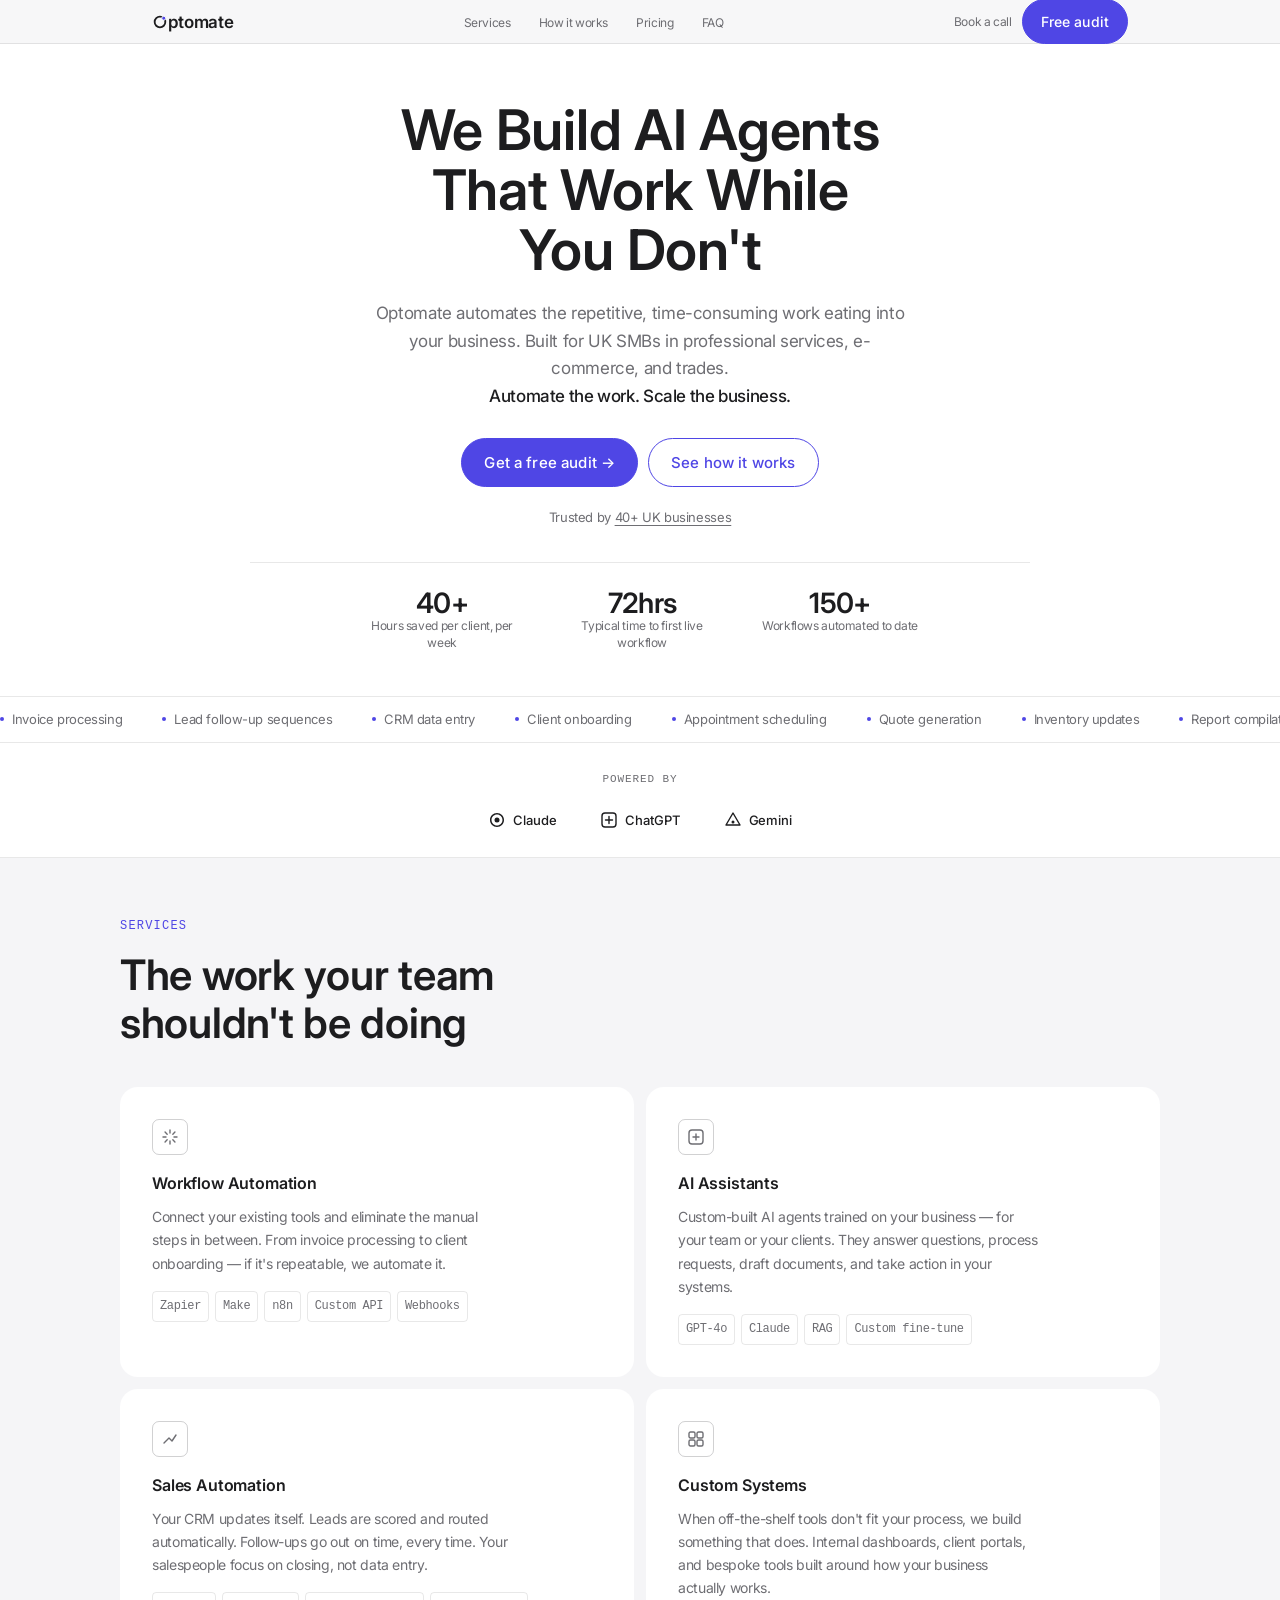
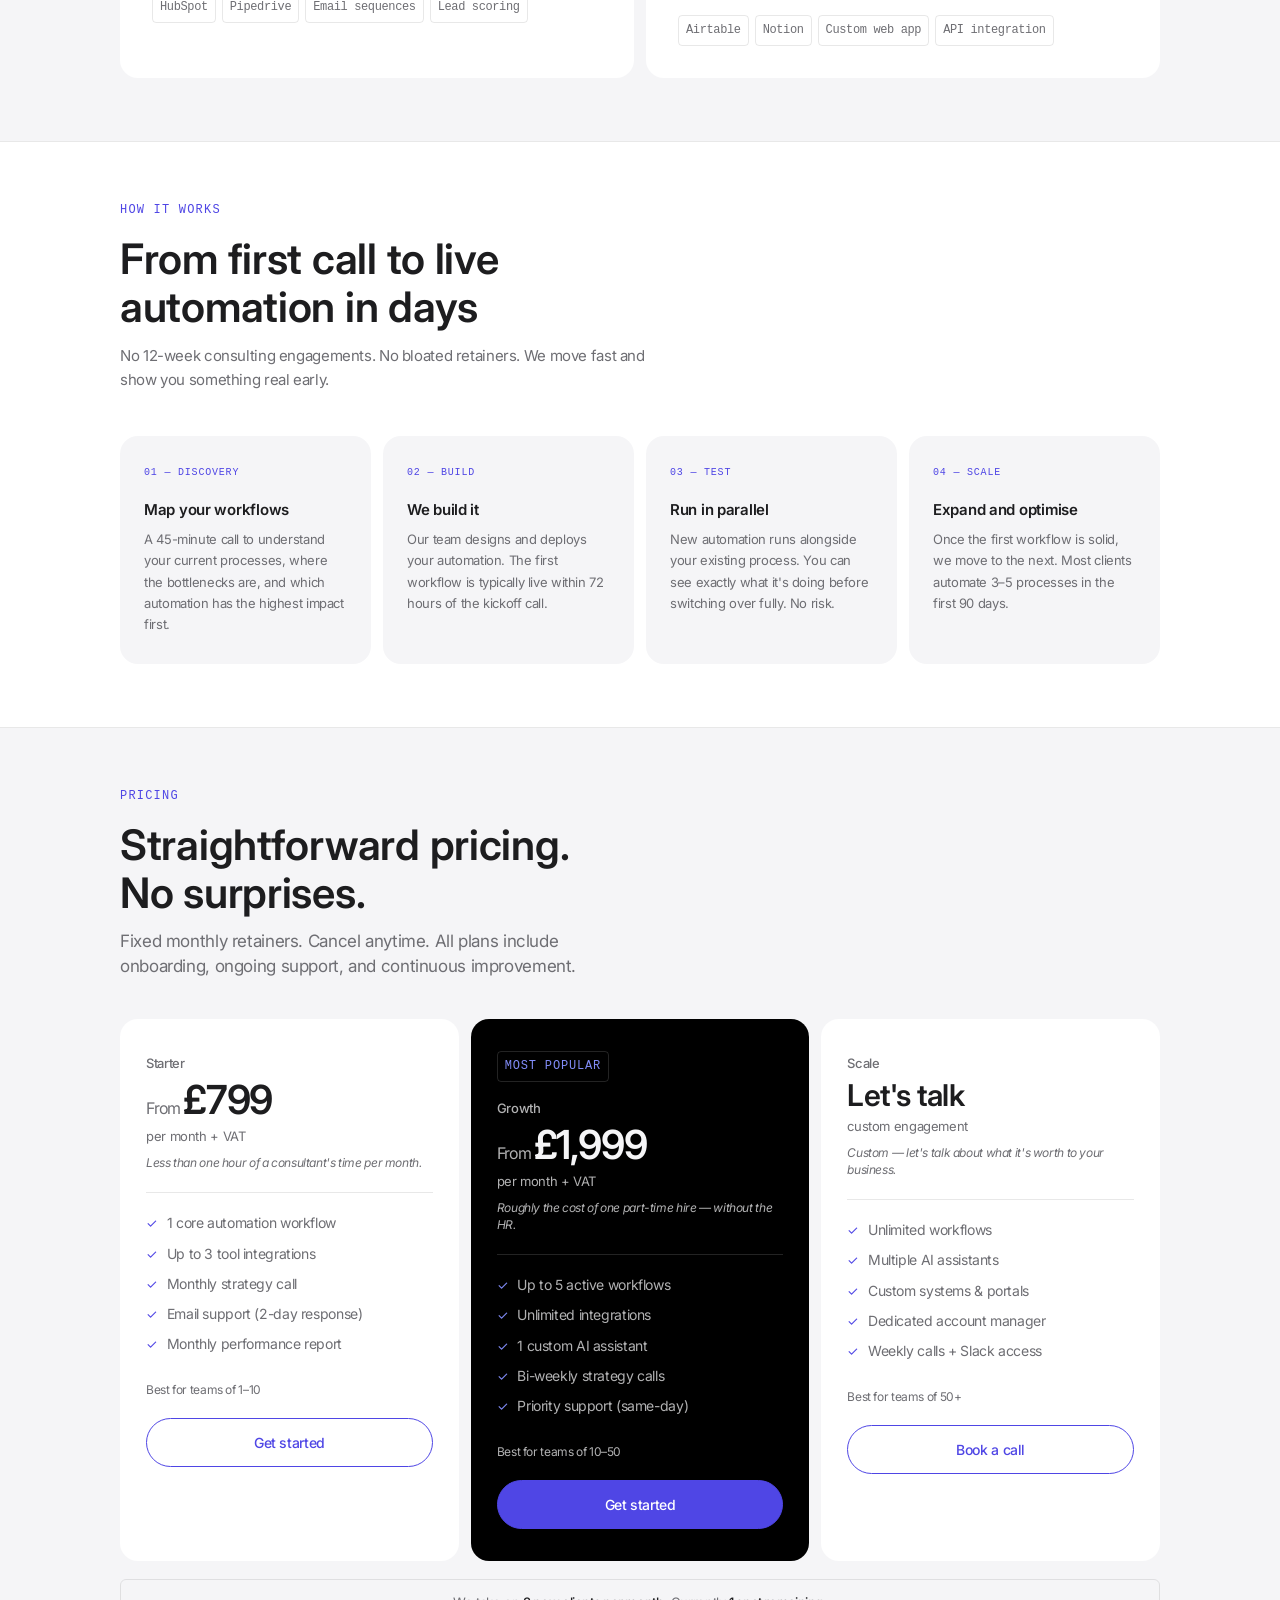
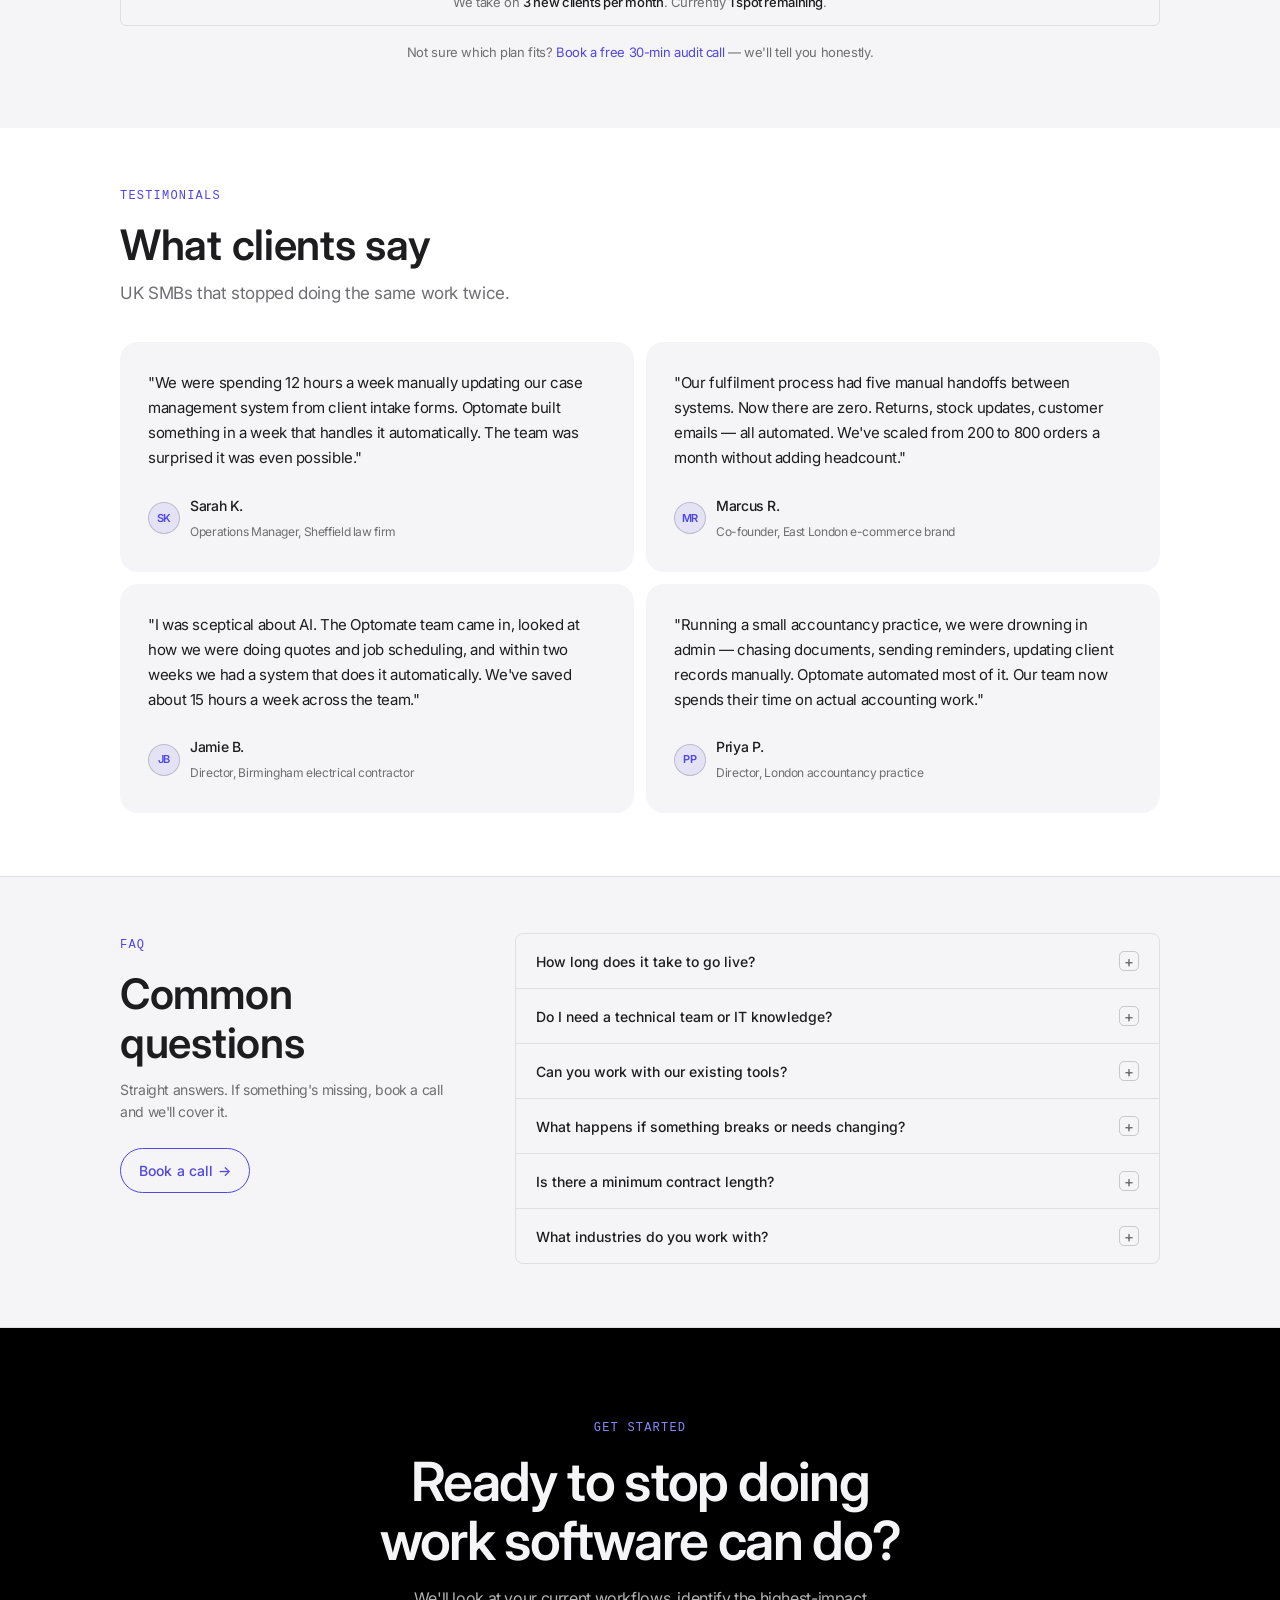
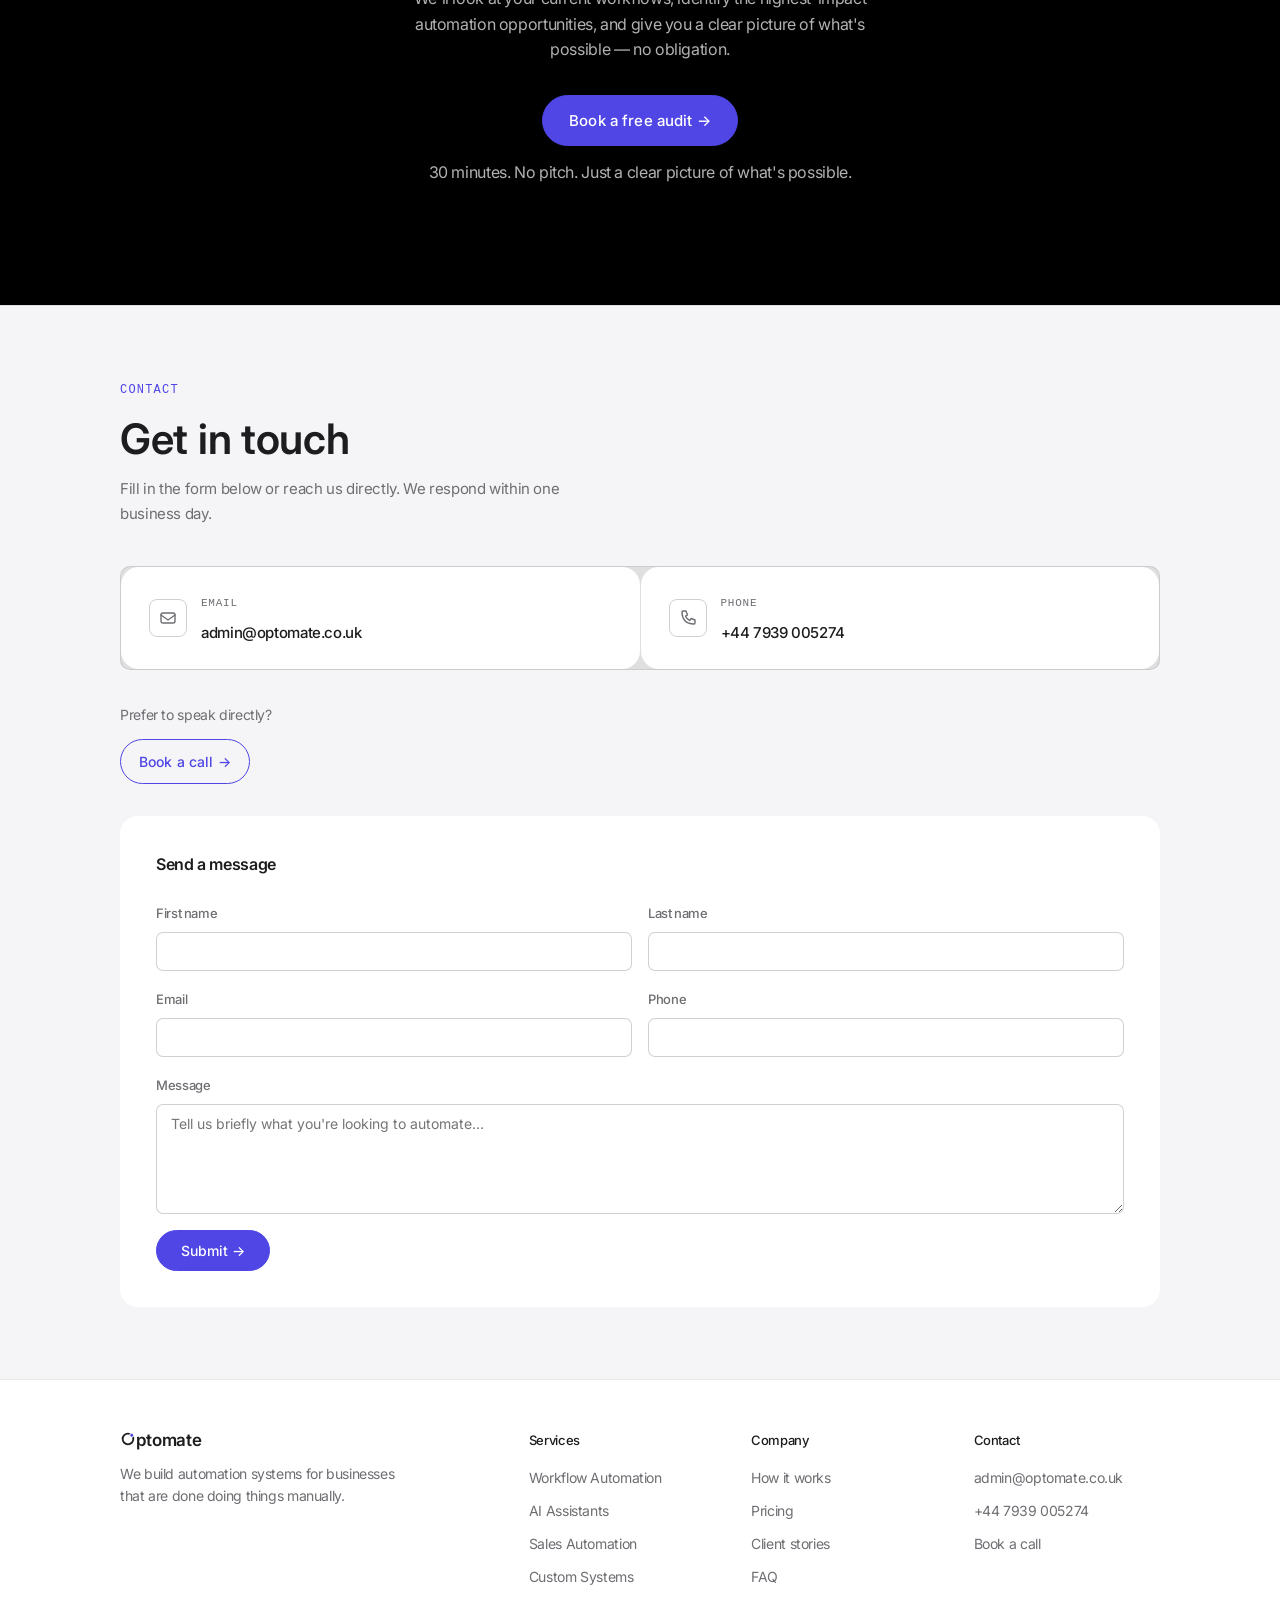
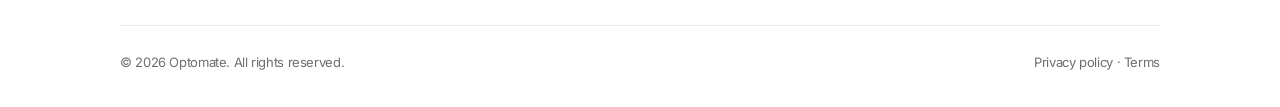
<file: optomate-landing-3.html>
<!doctype html>
<html lang="en">
<head>
  <meta charset="UTF-8">
  <meta name="viewport" content="width=device-width, initial-scale=1.0">
  <title>Optomate — AI Automation for UK SMBs</title>
  <link rel="icon" href="/assets/favicon.svg" type="image/svg+xml">
  <link rel="apple-touch-icon" href="/assets/apple-touch-icon.png">
  <link rel="preconnect" href="https://fonts.googleapis.com">
  <link rel="preconnect" href="https://fonts.gstatic.com" crossorigin>
  <link rel="stylesheet" href="https://fonts.googleapis.com/css2?family=Inter:opsz,wght@14..32,400..600&display=swap">
  <link rel="stylesheet" href="/tokens.css">
  <style>
    *, *::before, *::after { box-sizing: border-box; margin: 0; padding: 0; }

    :root {
      --bg:            var(--c-bg);
      --surface:       var(--c-bg-alt);
      --surface-2:     var(--c-bg-dark);
      --fg:            var(--c-text);
      --muted:         var(--c-text-muted);
      --border:        var(--c-line);
      --border-md:     var(--c-line-strong);
      --accent:        var(--c-accent);
      --accent-hover:  var(--c-accent-hover);
      --accent-dim:    var(--c-accent-soft);
      --accent-border: var(--c-line-strong);
      --accent-label:  var(--c-accent);
      --font-sans: var(--font-text);
      --font-mono: 'SF Mono', ui-monospace, 'JetBrains Mono', Menlo, monospace;
    }

    html { scroll-behavior: smooth; }

    body {
      background: var(--bg);
      color: var(--fg);
      font-family: var(--font-sans);
      font-size: 16px;
      line-height: 1.6;
      -webkit-font-smoothing: antialiased;
      overflow-x: hidden;
    }

    nav {
      position: sticky;
      top: 0;
      z-index: 100;
      background: var(--nav-bg);
      backdrop-filter: var(--nav-blur);
      -webkit-backdrop-filter: var(--nav-blur);
      border-bottom: 1px solid var(--border);
    }
    .nav-inner {
      max-width: 1200px;
      margin: 0 auto;
      padding: 0 24px;
      height: 56px;
      display: flex;
      align-items: center;
      justify-content: space-between;
      gap: 24px;
    }
    .nav-logo {
      font-size: 17px;
      font-weight: 600;
      letter-spacing: -0.02em;
      color: var(--fg);
      text-decoration: none;
      display: flex;
      align-items: center;
      gap: 9px;
      flex-shrink: 0;
    }
    .nav-logo-mark {
      width: 26px;
      height: 26px;
      background: var(--accent);
      border-radius: 6px;
      display: flex;
      align-items: center;
      justify-content: center;
      font-size: 12px;
      font-weight: 700;
      color: var(--c-on-accent);
      flex-shrink: 0;
    }
    .nav-links { display: flex; align-items: center; gap: 28px; list-style: none; }
    .nav-links a { font-size: 14px; color: var(--muted); text-decoration: none; transition: color 0.15s; }
    .nav-links a:hover { color: var(--fg); }
    .nav-cta { display: flex; align-items: center; gap: 10px; flex-shrink: 0; }
    .nav-book { font-size: 14px; color: var(--muted); text-decoration: none; transition: color 0.15s; }
    .nav-book:hover { color: var(--fg); }

    .btn {
      display: inline-flex;
      align-items: center;
      gap: 6px;
      padding: 9px 18px;
      border-radius: 7px;
      font-size: 14px;
      font-weight: 500;
      text-decoration: none;
      cursor: pointer;
      transition: all 0.15s;
      border: none;
      font-family: var(--font-sans);
      letter-spacing: 0.01em;
      white-space: nowrap;
    }
    .btn-primary { background: var(--accent); color: var(--c-on-accent); }
    .btn-primary:hover { background: var(--accent-hover); }
    .btn-outline { background: transparent; color: var(--fg); border: 1px solid var(--border-md); }
    .btn-outline:hover { border-color: var(--c-text-muted); background: var(--c-line); }

    .container { max-width: 1200px; margin: 0 auto; padding: 0 24px; }
    section { padding: 72px 0; }

    .section-label {
      font-family: var(--font-mono);
      font-size: 10px;
      color: var(--accent-label);
      text-transform: uppercase;
      letter-spacing: 0.1em;
      margin-bottom: 12px;
    }
    h2 { font-size: clamp(28px, 4vw, 42px); font-weight: 600; letter-spacing: -0.02em; line-height: 1.15; }

    .hero { padding: 56px 0 44px; position: relative; overflow: hidden; }
    .hero-glow {
      position: absolute;
      top: -200px; left: 50%;
      transform: translateX(-50%);
      width: 700px; height: 700px;
      background: none;
      pointer-events: none;
    }
    .hero-inner { max-width: 780px; position: relative; }
    .hero h1 {
      font-size: clamp(40px, 6.5vw, 74px);
      font-weight: 600;
      letter-spacing: -0.035em;
      line-height: 1.04;
      margin-bottom: 20px;
      color: var(--fg);
    }
    .hero-word { color: var(--fg); display: inline-block; transition: opacity 0.32s ease, transform 0.32s ease; }
    .hero-sub { font-size: 17px; color: var(--muted); line-height: 1.62; max-width: 540px; margin-bottom: 28px; }
    .hero-sub strong { color: var(--c-text); font-weight: 500; }
    .hero-actions { display: flex; gap: 10px; align-items: center; flex-wrap: wrap; margin-bottom: 18px; }
    .hero-actions .btn { font-size: 15px; padding: 11px 22px; }
    .hero-trust { font-size: 13px; color: var(--muted); margin-bottom: 32px; }
    .hero-trust span { text-decoration: underline; text-decoration-color: var(--c-text-muted); text-underline-offset: 3px; }
    .hero-stats { display: flex; gap: 40px; padding-top: 28px; border-top: 1px solid var(--border); flex-wrap: wrap; }
    .stat-val { font-size: 28px; font-weight: 600; letter-spacing: -0.025em; }
    .stat-label { font-size: 12px; color: var(--muted); margin-top: 2px; max-width: 160px; line-height: 1.4; }

    .ticker { border-top: 1px solid var(--border); border-bottom: 1px solid var(--border); padding: 10px 0; overflow: hidden; }
    .ticker-track { display: flex; gap: 40px; animation: scroll-ticker 30s linear infinite; white-space: nowrap; }
    .ticker-item { display: inline-flex; align-items: center; gap: 8px; font-size: 13px; color: var(--muted); flex-shrink: 0; }
    .ticker-dot { width: 4px; height: 4px; border-radius: 50%; background: var(--accent); flex-shrink: 0; }
    @keyframes scroll-ticker { from { transform: translateX(0); } to { transform: translateX(-50%); } }

    .powered-strip { padding: 24px 0; border-bottom: 1px solid var(--border); }
    .powered-label { text-align: center; font-size: 11px; color: var(--c-text-muted); font-family: var(--font-mono); letter-spacing: 0.08em; text-transform: uppercase; margin-bottom: 16px; }
    .powered-row { display: flex; align-items: center; justify-content: center; gap: 44px; flex-wrap: wrap; }
    .powered-item { display: flex; align-items: center; gap: 7px; opacity: 0.3; transition: opacity 0.2s; filter: grayscale(1); }
    .powered-item:hover { opacity: 0.55; }
    .powered-icon { width: 18px; height: 18px; flex-shrink: 0; }
    .powered-name { font-size: 13px; font-weight: 500; color: var(--c-text); letter-spacing: -0.01em; }

    .services-grid { display: grid; grid-template-columns: repeat(2, 1fr); gap: 1px; background: var(--border); border: 1px solid var(--border); border-radius: 10px; overflow: hidden; margin-top: 40px; }
    .svc-card { background: var(--surface); padding: 32px; transition: background 0.2s; }
    .svc-card:hover { background: var(--surface-2); }
    .svc-icon { width: 36px; height: 36px; border: 1px solid var(--border-md); border-radius: 7px; display: flex; align-items: center; justify-content: center; margin-bottom: 16px; color: var(--muted); }
    .svc-card h3 { font-size: 16px; font-weight: 600; letter-spacing: -0.01em; margin-bottom: 9px; }
    .svc-card p { font-size: 14px; color: var(--muted); line-height: 1.65; max-width: 360px; }
    .svc-tags { display: flex; flex-wrap: wrap; gap: 6px; margin-top: 16px; }
    .svc-tag { font-size: 11px; font-family: var(--font-mono); color: var(--muted); background: var(--c-line); border: 1px solid var(--border); border-radius: 4px; padding: 2px 7px; white-space: nowrap; }

    .process-section { background: var(--surface); border-top: 1px solid var(--border); border-bottom: 1px solid var(--border); }
    .process-header { max-width: 540px; margin-bottom: 44px; }
    .process-header p { color: var(--muted); margin-top: 12px; font-size: 15px; line-height: 1.6; }
    .process-steps { display: grid; grid-template-columns: repeat(4, 1fr); gap: 1px; background: var(--border); border: 1px solid var(--border); border-radius: 8px; overflow: hidden; }
    .process-step { background: var(--surface); padding: 24px 24px 28px; }
    .process-step:hover { background: var(--surface-2); }
    .step-num { font-family: var(--font-mono); font-size: 10px; color: var(--accent-label); letter-spacing: 0.08em; text-transform: uppercase; margin-bottom: 12px; }
    .process-step h3 { font-size: 15px; font-weight: 600; margin-bottom: 7px; }
    .process-step p { font-size: 13px; color: var(--muted); line-height: 1.65; }

    .pricing-intro { max-width: 520px; margin-bottom: 40px; }
    .pricing-intro p { color: var(--muted); margin-top: 12px; }
    .pricing-grid { display: grid; grid-template-columns: repeat(3, 1fr); gap: 1px; background: var(--border); border: 1px solid var(--border); border-radius: 10px; overflow: hidden; }
    .price-card { background: var(--surface); padding: 32px 26px; }
    .price-card.featured { background: var(--surface-2); }
    .price-badge { display: inline-block; font-size: 10px; font-family: var(--font-mono); text-transform: uppercase; letter-spacing: 0.07em; color: var(--accent); background: var(--accent-dim); border: 1px solid var(--accent-border); border-radius: 4px; padding: 2px 7px; margin-bottom: 14px; }
    .price-tier { font-size: 13px; color: var(--muted); font-weight: 500; margin-bottom: 4px; }
    .price-prefix { font-size: 16px; font-weight: 400; color: var(--muted); }
    .price-amount { font-size: 40px; font-weight: 600; letter-spacing: -0.03em; line-height: 1; margin-bottom: 4px; }
    .price-amount-talk { font-size: 30px; font-weight: 600; letter-spacing: -0.025em; line-height: 1; margin-bottom: 4px; }
    .price-period { font-size: 13px; color: var(--muted); margin-bottom: 6px; }
    .price-reframe { font-size: 12px; color: var(--muted); font-style: italic; margin-bottom: 20px; line-height: 1.4; }
    .price-divider { height: 1px; background: var(--border); margin-bottom: 20px; }
    .price-features { list-style: none; display: flex; flex-direction: column; gap: 10px; margin-bottom: 22px; }
    .price-features li { font-size: 14px; color: var(--muted); display: flex; align-items: flex-start; gap: 9px; line-height: 1.45; }
    .price-features li::before { content: '✓'; color: var(--c-accent); flex-shrink: 0; font-size: 13px; margin-top: 1px; }
    .price-cta { display: block; text-align: center; padding: 11px; border-radius: 7px; font-size: 14px; font-weight: 500; text-decoration: none; transition: all 0.15s; border: 1px solid var(--border-md); color: var(--fg); }
    .price-cta:hover { background: var(--c-line); }
    .price-card.featured .price-cta { background: var(--accent); border-color: transparent; color: var(--c-on-accent); }
    .price-card.featured .price-cta:hover { background: var(--accent-hover); }
    .pricing-urgency { text-align: center; margin-top: 18px; font-size: 13px; color: var(--muted); padding: 10px 16px; border: 1px solid var(--border); border-radius: 6px; background: var(--c-accent-soft); }
    .pricing-urgency strong { color: var(--c-text); font-weight: 500; }
    .pricing-footnote { text-align: center; margin-top: 14px; font-size: 13px; color: var(--muted); }
    .pricing-footnote a { color: var(--accent); text-decoration: none; }
    .pricing-footnote a:hover { text-decoration: underline; }

    .testi-header { margin-bottom: 36px; }
    .testi-header p { color: var(--muted); margin-top: 12px; max-width: 440px; }
    .testi-grid { display: grid; grid-template-columns: repeat(2, 1fr); gap: 1px; background: var(--border); border: 1px solid var(--border); border-radius: 10px; overflow: hidden; }
    .testi-card { background: var(--surface); padding: 28px; }
    .testi-quote { font-size: 15px; line-height: 1.68; color: var(--c-text); margin-bottom: 22px; }
    .testi-author { display: flex; align-items: center; gap: 10px; }
    .testi-avatar { width: 32px; height: 32px; border-radius: 50%; background: var(--accent-dim); border: 1px solid var(--accent-border); display: flex; align-items: center; justify-content: center; font-size: 11px; font-weight: 600; color: var(--c-link); flex-shrink: 0; }
    .testi-name { font-size: 14px; font-weight: 500; }
    .testi-role { font-size: 12px; color: var(--muted); margin-top: 1px; }

    .faq-section { background: var(--surface); border-top: 1px solid var(--border); border-bottom: 1px solid var(--border); }
    .faq-layout { display: grid; grid-template-columns: 1fr 2fr; gap: 72px; align-items: start; }
    .faq-sidebar h2 { margin-bottom: 12px; }
    .faq-sidebar p { color: var(--muted); font-size: 14px; margin-bottom: 24px; line-height: 1.6; }
    .faq-accordion { border: 1px solid var(--border); border-radius: 8px; overflow: hidden; }
    .faq-item { border-bottom: 1px solid var(--border); }
    .faq-item:last-child { border-bottom: none; }
    .faq-q { width: 100%; background: none; border: none; color: var(--fg); font-family: var(--font-sans); font-size: 14px; font-weight: 500; text-align: left; padding: 17px 20px; cursor: pointer; display: flex; justify-content: space-between; align-items: center; gap: 16px; transition: background 0.15s; }
    .faq-q:hover { background: var(--c-line); }
    .faq-toggle { flex-shrink: 0; width: 20px; height: 20px; border: 1px solid var(--border-md); border-radius: 5px; display: flex; align-items: center; justify-content: center; font-size: 15px; color: var(--muted); transition: all 0.15s; line-height: 1; }
    .faq-item.open .faq-toggle { background: var(--accent-dim); border-color: var(--accent-border); color: var(--c-link); }
    .faq-a { max-height: 0; overflow: hidden; transition: max-height 0.28s ease; }
    .faq-a-inner { padding: 0 20px 16px; font-size: 14px; color: var(--muted); line-height: 1.7; }

    .cta-section { text-align: center; padding: 88px 0; }
    .cta-inner { max-width: 560px; margin: 0 auto; }
    .cta-section h2 { font-size: clamp(30px, 5vw, 54px); letter-spacing: -0.03em; line-height: 1.08; margin-bottom: 16px; }
    .cta-section p { color: var(--muted); font-size: 16px; line-height: 1.6; margin-bottom: 32px; max-width: 480px; margin-left: auto; margin-right: auto; }
    .cta-btns { display: flex; gap: 10px; justify-content: center; flex-wrap: wrap; }
    .cta-btns .btn { font-size: 15px; padding: 12px 26px; }
    .cta-sub { margin-top: 14px; font-size: 13px; color: var(--c-text-muted); }

    .contact-section { padding: 72px 0; border-top: 1px solid var(--border); }
    .contact-header { max-width: 480px; margin-bottom: 40px; }
    .contact-header p { color: var(--muted); margin-top: 12px; font-size: 15px; }
    .contact-cards { display: grid; grid-template-columns: 1fr 1fr; gap: 1px; background: var(--border); border: 1px solid var(--border); border-radius: 10px; overflow: hidden; margin-bottom: 32px; }
    .contact-card { background: var(--surface); padding: 24px 28px; display: flex; align-items: center; gap: 14px; }
    .contact-card:hover { background: var(--surface-2); }
    .contact-card-icon { width: 38px; height: 38px; border: 1px solid var(--border-md); border-radius: 8px; display: flex; align-items: center; justify-content: center; color: var(--muted); flex-shrink: 0; }
    .contact-card-label { font-size: 11px; color: var(--muted); font-family: var(--font-mono); text-transform: uppercase; letter-spacing: 0.07em; margin-bottom: 4px; }
    .contact-card-value { font-size: 15px; font-weight: 500; color: var(--fg); }
    .contact-card-value a { color: var(--fg); text-decoration: none; }
    .contact-card-value a:hover { color: var(--c-link); }
    .contact-book { margin-bottom: 32px; }
    .contact-book p { font-size: 14px; color: var(--muted); margin-bottom: 12px; }
    .contact-form-wrap { background: var(--surface); border: 1px solid var(--border); border-radius: 10px; padding: 36px; }
    .contact-form-title { font-size: 16px; font-weight: 600; margin-bottom: 24px; }
    .form-row { display: grid; grid-template-columns: 1fr 1fr; gap: 16px; }
    .form-group { display: flex; flex-direction: column; gap: 6px; margin-bottom: 16px; }
    .form-group label { font-size: 13px; color: var(--muted); font-weight: 500; }
    .form-group input,
    .form-group textarea { background: var(--bg); border: 1px solid var(--border-md); border-radius: 7px; padding: 10px 14px; font-size: 14px; color: var(--fg); font-family: var(--font-sans); transition: border-color 0.15s; outline: none; }
    .form-group input:focus, .form-group textarea:focus { border-color: var(--accent); }
    .form-group textarea { min-height: 110px; resize: vertical; }
    .form-submit { background: var(--accent); color: var(--c-on-accent); border: none; border-radius: 7px; padding: 11px 24px; font-size: 14px; font-weight: 500; font-family: var(--font-sans); cursor: pointer; transition: background 0.15s; }
    .form-submit:hover { background: var(--accent-hover); }
    .form-success { display: none; background: var(--accent-dim); border: 1px solid var(--accent-border); border-radius: 7px; padding: 16px 20px; font-size: 14px; color: var(--c-link); margin-top: 16px; }

    footer { border-top: 1px solid var(--border); padding: 48px 0 32px; }
    .footer-grid { display: grid; grid-template-columns: 2fr 1fr 1fr 1fr; gap: 36px; margin-bottom: 36px; }
    .footer-brand-desc { font-size: 14px; color: var(--muted); margin-top: 10px; max-width: 280px; line-height: 1.6; }
    .footer-col h4 { font-size: 13px; font-weight: 500; margin-bottom: 12px; }
    .footer-links { list-style: none; display: flex; flex-direction: column; gap: 8px; }
    .footer-links a { font-size: 14px; color: var(--muted); text-decoration: none; transition: color 0.15s; }
    .footer-links a:hover { color: var(--fg); }
    .footer-bottom { display: flex; justify-content: space-between; align-items: center; padding-top: 24px; border-top: 1px solid var(--border); gap: 16px; flex-wrap: wrap; }
    .footer-bottom p { font-size: 13px; color: var(--muted); }

    .fade-in { opacity: 0; transform: translateY(16px); transition: opacity 0.44s ease, transform 0.44s ease; }
    .fade-in.visible { opacity: 1; transform: translateY(0); }
    .fade-in.delay-1 { transition-delay: 0.08s; }
    .fade-in.delay-2 { transition-delay: 0.16s; }

    @media (max-width: 1024px) {
      .services-grid { grid-template-columns: 1fr; }
      .pricing-grid { grid-template-columns: 1fr; }
      .testi-grid { grid-template-columns: 1fr; }
      .process-steps { grid-template-columns: repeat(2, 1fr); }
      .footer-grid { grid-template-columns: 1fr 1fr; }
    }
    @media (max-width: 800px) {
      .faq-layout { grid-template-columns: 1fr; gap: 36px; }
      .contact-cards { grid-template-columns: 1fr; }
    }
    @media (max-width: 768px) {
      section { padding: 52px 0; }
      .hero { padding: 44px 0 36px; }
      .nav-links { display: none; }
      .nav-book { display: none; }
      .hero-stats { gap: 24px; }
      .process-steps { grid-template-columns: 1fr; }
      .form-row { grid-template-columns: 1fr; }
      .contact-form-wrap { padding: 24px; }
    }
    @media (max-width: 480px) {
      .footer-grid { grid-template-columns: 1fr; }
      .hero h1 { font-size: 38px; }
    }

    /* ─── Optomate tokens: nav, buttons, tiles, hero (match index.html) ─── */
    body { font-family: var(--font-text); font-size: var(--fs-body); line-height: var(--lh-body); letter-spacing: var(--ls-body); background: var(--c-bg); color: var(--c-text); }
    h1, h2, h3 { font-family: var(--font-display); font-weight: 600; letter-spacing: var(--ls-hero); }
    .container { max-width: calc(var(--content-max) + 64px); }
    section { padding: var(--section-pad); background: var(--c-bg); }
    body > section:nth-of-type(odd) { background: var(--c-bg); }
    body > section:nth-of-type(even) { background: var(--c-bg-alt); }
    nav { position: sticky; top: 0; height: var(--nav-height); background: var(--nav-bg); backdrop-filter: var(--nav-blur); -webkit-backdrop-filter: var(--nav-blur); border-bottom: 1px solid var(--c-line); }
    .nav-inner { height: 100%; max-width: var(--content-max); margin: 0 auto; padding-top: 0; padding-bottom: 0; }
    .nav-links a, .nav-book { font-size: var(--fs-micro); }
    .btn, .price-cta, .form-submit { border-radius: var(--radius-pill); }
    .btn-primary, .form-submit, .price-card.featured .price-cta { background: var(--c-accent); color: var(--c-on-accent); border: 1px solid var(--c-accent); }
    .btn-primary:hover, .form-submit:hover, .price-card.featured .price-cta:hover { background: var(--c-accent-hover); border-color: var(--c-accent-hover); }
    .btn-outline, .price-cta { background: transparent; color: var(--c-link); border: 1px solid var(--c-link); }
    .btn-outline:hover, .price-cta:hover { background: var(--c-accent-soft); border-color: var(--c-link); }
    .svc-card, .process-step, .price-card, .testi-card, .contact-card, .contact-form-wrap { background: var(--c-bg-alt); border: 0; box-shadow: none; border-radius: var(--radius-lg); }
    body > section:nth-of-type(even) .svc-card, body > section:nth-of-type(even) .process-step,
    body > section:nth-of-type(even) .price-card:not(.featured), body > section:nth-of-type(even) .testi-card,
    body > section:nth-of-type(even) .contact-card, body > section:nth-of-type(even) .contact-form-wrap { background: var(--c-bg); }
    .price-card.featured { background: var(--c-bg-dark); color: var(--c-text-on-dark); }
    .price-card.featured .price-tier, .price-card.featured .price-prefix, .price-card.featured .price-period,
    .price-card.featured .price-reframe, .price-card.featured .price-features li, .price-card.featured .price-onboarding { color: var(--c-on-dark-muted); }
    .price-card.featured .price-amount, .price-card.featured .price-amount-talk { color: var(--c-text-on-dark); }
    .price-card.featured .price-divider { background: var(--c-on-dark-line); border-color: var(--c-on-dark-line); }
    .price-card.featured .price-features li::before { color: var(--c-link-on-dark); }
    .hero h1 { font-size: var(--fs-hero); line-height: var(--lh-hero); letter-spacing: var(--ls-hero); font-weight: 600; }
    .hero-sub { font-size: var(--fs-body); }
    .hero-glow { display: none; }
    .tool-logo, .powered-item { opacity: 1; filter: none; color: var(--c-text); }
    .section-label { color: var(--c-accent); }
    body > section.cta-section { background: var(--c-bg-dark); color: var(--c-text-on-dark); }
    .cta-section h2 { color: var(--c-text-on-dark); }
    .cta-section p, .cta-section .cta-sub { color: var(--c-on-dark-muted); }
    .cta-section .btn-outline { color: var(--c-link-on-dark); border-color: var(--c-link-on-dark); }
    .cta-section a:not(.btn) { color: var(--c-link-on-dark); }
    .price-card.featured .price-badge { color: var(--c-link-on-dark); background: transparent; border-color: var(--c-on-dark-line); }
    .price-card.featured p[style] { color: var(--c-on-dark-muted) !important; }
    .cta-section .section-label { color: var(--c-link-on-dark); }
    .pricing-urgency, .svc-tag { background: transparent; }
    .price-badge, .section-label, .svc-tag { font-size: var(--fs-micro); }
    .services-grid, .process-steps, .pricing-grid, .testi-grid { gap: var(--tile-gap); background: transparent; border: 0; overflow: visible; }
    .hero-inner { max-width: 780px; margin: 0 auto; text-align: center; }
    .hero-inner .hero-sub { margin-left: auto; margin-right: auto; }
    .hero-inner .hero-actions, .hero-stats { justify-content: center; }
    .hero-stats { text-align: center; }
    @media (max-width: 734px) { .hero h1 { font-size: var(--fs-h3); line-height: var(--lh-h3); } }

    /* ─── Integrated logo: mark replaces the "O" ─── */
    .logo { display: inline-flex; align-items: baseline; gap: 0; font-family: var(--font-text); font-size: var(--fs-body); font-weight: 600; letter-spacing: -0.02em; line-height: 1; color: var(--c-text); text-decoration: none; }
    .logo-mark { flex: none; width: 0.94em; height: 0.94em; position: relative; top: calc(0.94em * 0.11); margin-right: -0.02em; }
  </style>
</head>
<body>

<nav>
  <div class="nav-inner">
    <a class="logo nav-logo" href="/" aria-label="Optomate"><svg class="logo-mark" viewBox="0 0 48 48" aria-hidden="true"><circle cx="24" cy="24" r="16" fill="none" stroke="#1d1d1f" stroke-width="5.5"/><circle cx="35.3" cy="12.7" r="6" fill="#4f46e5" stroke="#f5f5f7" stroke-width="3"/></svg><span aria-hidden="true">ptomate</span></a>
    <ul class="nav-links">
      <li><a href="#services">Services</a></li>
      <li><a href="#process">How it works</a></li>
      <li><a href="#pricing">Pricing</a></li>
      <li><a href="#faq">FAQ</a></li>
    </ul>
    <div class="nav-cta">
      <a href="#contact" class="nav-book">Book a call</a>
      <a href="#contact" class="btn btn-primary">Free audit</a>
    </div>
  </div>
</nav>

<section class="hero">
  <div class="hero-glow"></div>
  <div class="container">
    <div class="hero-inner">
      <h1>We Build AI Agents<br>That Work While<br><span class="hero-word" id="hero-word">You Don't</span></h1>
      <p class="hero-sub">
        Optomate automates the repetitive, time-consuming work eating into your business.
        Built for UK SMBs in professional services, e-commerce, and trades.<br>
        <strong>Automate the work. Scale the business.</strong>
      </p>
      <div class="hero-actions">
        <a href="#contact" class="btn btn-primary">Get a free audit →</a>
        <a href="#process" class="btn btn-outline">See how it works</a>
      </div>
      <p class="hero-trust">Trusted by <span>40+ UK businesses</span></p>
      <div class="hero-stats">
        <div>
          <div class="stat-val">40+</div>
          <div class="stat-label">Hours saved per client, per week</div>
        </div>
        <div>
          <div class="stat-val">72hrs</div>
          <div class="stat-label">Typical time to first live workflow</div>
        </div>
        <div>
          <div class="stat-val">150+</div>
          <div class="stat-label">Workflows automated to date</div>
        </div>
      </div>
    </div>
  </div>
</section>

<div class="ticker">
  <div class="ticker-track">
    <span class="ticker-item"><span class="ticker-dot"></span>Invoice processing</span>
    <span class="ticker-item"><span class="ticker-dot"></span>Lead follow-up sequences</span>
    <span class="ticker-item"><span class="ticker-dot"></span>CRM data entry</span>
    <span class="ticker-item"><span class="ticker-dot"></span>Client onboarding</span>
    <span class="ticker-item"><span class="ticker-dot"></span>Appointment scheduling</span>
    <span class="ticker-item"><span class="ticker-dot"></span>Quote generation</span>
    <span class="ticker-item"><span class="ticker-dot"></span>Inventory updates</span>
    <span class="ticker-item"><span class="ticker-dot"></span>Report compilation</span>
    <span class="ticker-item"><span class="ticker-dot"></span>Support ticket triage</span>
    <span class="ticker-item"><span class="ticker-dot"></span>Contract management</span>
    <span class="ticker-item"><span class="ticker-dot"></span>Invoice processing</span>
    <span class="ticker-item"><span class="ticker-dot"></span>Lead follow-up sequences</span>
    <span class="ticker-item"><span class="ticker-dot"></span>CRM data entry</span>
    <span class="ticker-item"><span class="ticker-dot"></span>Client onboarding</span>
    <span class="ticker-item"><span class="ticker-dot"></span>Appointment scheduling</span>
    <span class="ticker-item"><span class="ticker-dot"></span>Quote generation</span>
    <span class="ticker-item"><span class="ticker-dot"></span>Inventory updates</span>
    <span class="ticker-item"><span class="ticker-dot"></span>Report compilation</span>
    <span class="ticker-item"><span class="ticker-dot"></span>Support ticket triage</span>
    <span class="ticker-item"><span class="ticker-dot"></span>Contract management</span>
  </div>
</div>

<div class="powered-strip">
  <div class="container">
    <p class="powered-label">Powered by</p>
    <div class="powered-row">
      <div class="powered-item">
        <svg class="powered-icon" viewBox="0 0 18 18" fill="none">
          <path d="M9 2C5.13 2 2 5.13 2 9s3.13 7 7 7 7-3.13 7-7-3.13-7-7-7zm0 12.5c-3.03 0-5.5-2.47-5.5-5.5S5.97 3.5 9 3.5s5.5 2.47 5.5 5.5-2.47 5.5-5.5 5.5z" fill="currentColor"/>
          <circle cx="9" cy="9" r="2.5" fill="currentColor"/>
        </svg>
        <span class="powered-name">Claude</span>
      </div>
      <div class="powered-item">
        <svg class="powered-icon" viewBox="0 0 18 18" fill="none">
          <rect x="2" y="2" width="14" height="14" rx="3" stroke="currentColor" stroke-width="1.4"/>
          <path d="M5.5 9h7M9 5.5v7" stroke="currentColor" stroke-width="1.4" stroke-linecap="round"/>
        </svg>
        <span class="powered-name">ChatGPT</span>
      </div>
      <div class="powered-item">
        <svg class="powered-icon" viewBox="0 0 18 18" fill="none">
          <polygon points="9,2 16,14 2,14" stroke="currentColor" stroke-width="1.4" stroke-linejoin="round" fill="none"/>
          <circle cx="9" cy="11" r="1.5" fill="currentColor"/>
        </svg>
        <span class="powered-name">Gemini</span>
      </div>
    </div>
  </div>
</div>

<section id="services">
  <div class="container">
    <div class="section-label fade-in">Services</div>
    <h2 class="fade-in delay-1">The work your team<br>shouldn't be doing</h2>
    <div class="services-grid fade-in delay-2">

      <div class="svc-card">
        <div class="svc-icon"><svg width="16" height="16" fill="none" viewBox="0 0 16 16"><path d="M8 1v3M8 12v3M1 8h3M12 8h3M3.05 3.05l2.12 2.12M10.83 10.83l2.12 2.12M3.05 12.95l2.12-2.12M10.83 5.17l2.12-2.12" stroke="currentColor" stroke-width="1.4" stroke-linecap="round"/></svg></div>
        <h3>Workflow Automation</h3>
        <p>Connect your existing tools and eliminate the manual steps in between. From invoice processing to client onboarding — if it's repeatable, we automate it.</p>
        <div class="svc-tags">
          <span class="svc-tag">Zapier</span>
          <span class="svc-tag">Make</span>
          <span class="svc-tag">n8n</span>
          <span class="svc-tag">Custom API</span>
          <span class="svc-tag">Webhooks</span>
        </div>
      </div>

      <div class="svc-card">
        <div class="svc-icon"><svg width="16" height="16" fill="none" viewBox="0 0 16 16"><rect x="1" y="1" width="14" height="14" rx="3" stroke="currentColor" stroke-width="1.4"/><path d="M5 8h6M8 5v6" stroke="currentColor" stroke-width="1.4" stroke-linecap="round"/></svg></div>
        <h3>AI Assistants</h3>
        <p>Custom-built AI agents trained on your business — for your team or your clients. They answer questions, process requests, draft documents, and take action in your systems.</p>
        <div class="svc-tags">
          <span class="svc-tag">GPT-4o</span>
          <span class="svc-tag">Claude</span>
          <span class="svc-tag">RAG</span>
          <span class="svc-tag">Custom fine-tune</span>
        </div>
      </div>

      <div class="svc-card">
        <div class="svc-icon"><svg width="16" height="16" fill="none" viewBox="0 0 16 16"><path d="M2 12L7 7l3 3 4-6" stroke="currentColor" stroke-width="1.4" stroke-linecap="round" stroke-linejoin="round"/></svg></div>
        <h3>Sales Automation</h3>
        <p>Your CRM updates itself. Leads are scored and routed automatically. Follow-ups go out on time, every time. Your salespeople focus on closing, not data entry.</p>
        <div class="svc-tags">
          <span class="svc-tag">HubSpot</span>
          <span class="svc-tag">Pipedrive</span>
          <span class="svc-tag">Email sequences</span>
          <span class="svc-tag">Lead scoring</span>
        </div>
      </div>

      <div class="svc-card">
        <div class="svc-icon"><svg width="16" height="16" fill="none" viewBox="0 0 16 16"><rect x="1" y="1" width="6" height="6" rx="1.5" stroke="currentColor" stroke-width="1.4"/><rect x="9" y="1" width="6" height="6" rx="1.5" stroke="currentColor" stroke-width="1.4"/><rect x="1" y="9" width="6" height="6" rx="1.5" stroke="currentColor" stroke-width="1.4"/><rect x="9" y="9" width="6" height="6" rx="1.5" stroke="currentColor" stroke-width="1.4"/></svg></div>
        <h3>Custom Systems</h3>
        <p>When off-the-shelf tools don't fit your process, we build something that does. Internal dashboards, client portals, and bespoke tools built around how your business actually works.</p>
        <div class="svc-tags">
          <span class="svc-tag">Airtable</span>
          <span class="svc-tag">Notion</span>
          <span class="svc-tag">Custom web app</span>
          <span class="svc-tag">API integration</span>
        </div>
      </div>

    </div>
  </div>
</section>

<section id="process" class="process-section">
  <div class="container">
    <div class="process-header fade-in">
      <div class="section-label">How it works</div>
      <h2>From first call to live<br>automation in days</h2>
      <p>No 12-week consulting engagements. No bloated retainers. We move fast and show you something real early.</p>
    </div>
    <div class="process-steps fade-in delay-1">
      <div class="process-step">
        <div class="step-num">01 — Discovery</div>
        <h3>Map your workflows</h3>
        <p>A 45-minute call to understand your current processes, where the bottlenecks are, and which automation has the highest impact first.</p>
      </div>
      <div class="process-step">
        <div class="step-num">02 — Build</div>
        <h3>We build it</h3>
        <p>Our team designs and deploys your automation. The first workflow is typically live within 72 hours of the kickoff call.</p>
      </div>
      <div class="process-step">
        <div class="step-num">03 — Test</div>
        <h3>Run in parallel</h3>
        <p>New automation runs alongside your existing process. You can see exactly what it's doing before switching over fully. No risk.</p>
      </div>
      <div class="process-step">
        <div class="step-num">04 — Scale</div>
        <h3>Expand and optimise</h3>
        <p>Once the first workflow is solid, we move to the next. Most clients automate 3–5 processes in the first 90 days.</p>
      </div>
    </div>
  </div>
</section>

<section id="pricing">
  <div class="container">
    <div class="pricing-intro fade-in">
      <div class="section-label">Pricing</div>
      <h2>Straightforward pricing.<br>No surprises.</h2>
      <p>Fixed monthly retainers. Cancel anytime. All plans include onboarding, ongoing support, and continuous improvement.</p>
    </div>
    <div class="pricing-grid fade-in delay-1">

      <div class="price-card">
        <div class="price-tier">Starter</div>
        <div class="price-amount"><span class="price-prefix">From </span>£799</div>
        <div class="price-period">per month + VAT</div>
        <p class="price-reframe">Less than one hour of a consultant's time per month.</p>
        <div class="price-divider"></div>
        <ul class="price-features">
          <li>1 core automation workflow</li>
          <li>Up to 3 tool integrations</li>
          <li>Monthly strategy call</li>
          <li>Email support (2-day response)</li>
          <li>Monthly performance report</li>
        </ul>
        <p style="font-size:12px;color:var(--muted);margin-bottom:16px;">Best for teams of 1–10</p>
        <a href="#contact" class="price-cta">Get started</a>
      </div>

      <div class="price-card featured">
        <div class="price-badge">Most popular</div>
        <div class="price-tier">Growth</div>
        <div class="price-amount"><span class="price-prefix">From </span>£1,999</div>
        <div class="price-period">per month + VAT</div>
        <p class="price-reframe">Roughly the cost of one part-time hire — without the HR.</p>
        <div class="price-divider"></div>
        <ul class="price-features">
          <li>Up to 5 active workflows</li>
          <li>Unlimited integrations</li>
          <li>1 custom AI assistant</li>
          <li>Bi-weekly strategy calls</li>
          <li>Priority support (same-day)</li>
        </ul>
        <p style="font-size:12px;color:var(--muted);margin-bottom:16px;">Best for teams of 10–50</p>
        <a href="#contact" class="price-cta">Get started</a>
      </div>

      <div class="price-card">
        <div class="price-tier">Scale</div>
        <div class="price-amount-talk">Let's talk</div>
        <div class="price-period">custom engagement</div>
        <p class="price-reframe">Custom — let's talk about what it's worth to your business.</p>
        <div class="price-divider"></div>
        <ul class="price-features">
          <li>Unlimited workflows</li>
          <li>Multiple AI assistants</li>
          <li>Custom systems &amp; portals</li>
          <li>Dedicated account manager</li>
          <li>Weekly calls + Slack access</li>
        </ul>
        <p style="font-size:12px;color:var(--muted);margin-bottom:16px;">Best for teams of 50+</p>
        <a href="#contact" class="price-cta">Book a call</a>
      </div>

    </div>
    <div class="pricing-urgency fade-in delay-2">
      We take on <strong>3 new clients per month</strong>. Currently <strong>1 spot remaining</strong>.
    </div>
    <p class="pricing-footnote">Not sure which plan fits? <a href="#contact">Book a free 30-min audit call</a> — we'll tell you honestly.</p>
  </div>
</section>

<section id="testimonials">
  <div class="container">
    <div class="testi-header fade-in">
      <div class="section-label">Testimonials</div>
      <h2>What clients say</h2>
      <p>UK SMBs that stopped doing the same work twice.</p>
    </div>
    <div class="testi-grid fade-in delay-1">

      <div class="testi-card">
        <p class="testi-quote">"We were spending 12 hours a week manually updating our case management system from client intake forms. Optomate built something in a week that handles it automatically. The team was surprised it was even possible."</p>
        <div class="testi-author">
          <div class="testi-avatar">SK</div>
          <div><div class="testi-name">Sarah K.</div><div class="testi-role">Operations Manager, Sheffield law firm</div></div>
        </div>
      </div>

      <div class="testi-card">
        <p class="testi-quote">"Our fulfilment process had five manual handoffs between systems. Now there are zero. Returns, stock updates, customer emails — all automated. We've scaled from 200 to 800 orders a month without adding headcount."</p>
        <div class="testi-author">
          <div class="testi-avatar">MR</div>
          <div><div class="testi-name">Marcus R.</div><div class="testi-role">Co-founder, East London e-commerce brand</div></div>
        </div>
      </div>

      <div class="testi-card">
        <p class="testi-quote">"I was sceptical about AI. The Optomate team came in, looked at how we were doing quotes and job scheduling, and within two weeks we had a system that does it automatically. We've saved about 15 hours a week across the team."</p>
        <div class="testi-author">
          <div class="testi-avatar">JB</div>
          <div><div class="testi-name">Jamie B.</div><div class="testi-role">Director, Birmingham electrical contractor</div></div>
        </div>
      </div>

      <div class="testi-card">
        <p class="testi-quote">"Running a small accountancy practice, we were drowning in admin — chasing documents, sending reminders, updating client records manually. Optomate automated most of it. Our team now spends their time on actual accounting work."</p>
        <div class="testi-author">
          <div class="testi-avatar">PP</div>
          <div><div class="testi-name">Priya P.</div><div class="testi-role">Director, London accountancy practice</div></div>
        </div>
      </div>

    </div>
  </div>
</section>

<section id="faq" class="faq-section">
  <div class="container">
    <div class="faq-layout fade-in">
      <div class="faq-sidebar">
        <div class="section-label">FAQ</div>
        <h2>Common questions</h2>
        <p>Straight answers. If something's missing, book a call and we'll cover it.</p>
        <a href="#contact" class="btn btn-outline">Book a call →</a>
      </div>
      <div class="faq-accordion">
        <div class="faq-item">
          <button class="faq-q" onclick="toggleFaq(this)">How long does it take to go live?<span class="faq-toggle">+</span></button>
          <div class="faq-a"><div class="faq-a-inner">For most clients, the first automated workflow is live within 72 hours of our discovery call. More complex multi-system automations typically take one to two weeks. We'll give you a clear timeline before we start.</div></div>
        </div>
        <div class="faq-item">
          <button class="faq-q" onclick="toggleFaq(this)">Do I need a technical team or IT knowledge?<span class="faq-toggle">+</span></button>
          <div class="faq-a"><div class="faq-a-inner">No. We handle everything technical. You describe how your business works; we design and build the automation. The majority of our clients have no in-house tech team — that's precisely why they work with us.</div></div>
        </div>
        <div class="faq-item">
          <button class="faq-q" onclick="toggleFaq(this)">Can you work with our existing tools?<span class="faq-toggle">+</span></button>
          <div class="faq-a"><div class="faq-a-inner">Almost certainly. We integrate with over 200 platforms — HubSpot, Xero, Salesforce, Shopify, Airtable, Google Workspace, Microsoft 365, and hundreds more. If you use something unusual, we'll check before we commit.</div></div>
        </div>
        <div class="faq-item">
          <button class="faq-q" onclick="toggleFaq(this)">What happens if something breaks or needs changing?<span class="faq-toggle">+</span></button>
          <div class="faq-a"><div class="faq-a-inner">We monitor all active automations and fix issues as part of your retainer. If a connected tool updates its API or a workflow stops behaving correctly, we handle it — no extra charge. You're not on your own once it's built.</div></div>
        </div>
        <div class="faq-item">
          <button class="faq-q" onclick="toggleFaq(this)">Is there a minimum contract length?<span class="faq-toggle">+</span></button>
          <div class="faq-a"><div class="faq-a-inner">No minimum contract. We work month-to-month. In practice, clients stay because the automation is genuinely saving them time — not because they're locked in. We'd rather earn your business every month.</div></div>
        </div>
        <div class="faq-item">
          <button class="faq-q" onclick="toggleFaq(this)">What industries do you work with?<span class="faq-toggle">+</span></button>
          <div class="faq-a"><div class="faq-a-inner">Primarily UK SMBs in professional services (law, finance, consulting, recruitment), e-commerce, and trades (construction, electrical, property). If you run a business with repetitive admin or operational processes, we can almost certainly help.</div></div>
        </div>
      </div>
    </div>
  </div>
</section>

<section class="cta-section">
  <div class="container">
    <div class="cta-inner fade-in">
      <div class="section-label">Get started</div>
      <h2>Ready to stop doing<br>work software can do?</h2>
      <p>We'll look at your current workflows, identify the highest-impact automation opportunities, and give you a clear picture of what's possible — no obligation.</p>
      <div class="cta-btns">
        <a href="#contact" class="btn btn-primary">Book a free audit →</a>
      </div>
      <p class="cta-sub">30 minutes. No pitch. Just a clear picture of what's possible.</p>
    </div>
  </div>
</section>

<section id="contact" class="contact-section">
  <div class="container">
    <div class="contact-header fade-in">
      <div class="section-label">Contact</div>
      <h2>Get in touch</h2>
      <p>Fill in the form below or reach us directly. We respond within one business day.</p>
    </div>

    <div class="contact-cards fade-in delay-1">
      <div class="contact-card">
        <div class="contact-card-icon">
          <svg width="16" height="16" fill="none" viewBox="0 0 16 16"><rect x="1" y="3" width="14" height="10" rx="2" stroke="currentColor" stroke-width="1.4"/><path d="M1 5l7 5 7-5" stroke="currentColor" stroke-width="1.4" stroke-linecap="round"/></svg>
        </div>
        <div>
          <div class="contact-card-label">Email</div>
          <div class="contact-card-value"><a href="mailto:admin@optomate.co.uk">admin@optomate.co.uk</a></div>
        </div>
      </div>
      <div class="contact-card">
        <div class="contact-card-icon">
          <svg width="16" height="16" fill="none" viewBox="0 0 16 16"><path d="M3 1h3l1.5 4-2 1.2a9.1 9.1 0 004.3 4.3L11 8.5l4 1.5v3a1 1 0 01-1 1C5.4 14 2 8.6 2 2a1 1 0 011-1z" stroke="currentColor" stroke-width="1.4" stroke-linecap="round" stroke-linejoin="round"/></svg>
        </div>
        <div>
          <div class="contact-card-label">Phone</div>
          <div class="contact-card-value"><a href="tel:+447939005274">+44 7939 005274</a></div>
        </div>
      </div>
    </div>

    <div class="contact-book fade-in delay-1">
      <p>Prefer to speak directly?</p>
      <a href="https://calendar.app.google/6qkxdLDFYkce58QX7" target="_blank" rel="noopener" class="btn btn-outline">Book a call →</a>
    </div>

    <div class="contact-form-wrap fade-in delay-2">
      <div class="contact-form-title">Send a message</div>
      <form id="contactForm" onsubmit="handleSubmit(event)">
        <div class="form-row">
          <div class="form-group">
            <label for="firstName">First name</label>
            <input type="text" id="firstName" name="firstName" autocomplete="given-name" required>
          </div>
          <div class="form-group">
            <label for="lastName">Last name</label>
            <input type="text" id="lastName" name="lastName" autocomplete="family-name" required>
          </div>
        </div>
        <div class="form-row">
          <div class="form-group">
            <label for="email">Email</label>
            <input type="email" id="email" name="email" autocomplete="email" required>
          </div>
          <div class="form-group">
            <label for="phone">Phone</label>
            <input type="tel" id="phone" name="phone" autocomplete="tel">
          </div>
        </div>
        <div class="form-group">
          <label for="message">Message</label>
          <textarea id="message" name="message" placeholder="Tell us briefly what you're looking to automate…" required></textarea>
        </div>
        <button type="submit" class="form-submit">Submit →</button>
      </form>
      <div class="form-success" id="formSuccess">
        Thanks — we'll be in touch within one business day.
      </div>
    </div>
  </div>
</section>

<footer>
  <div class="container">
    <div class="footer-grid">
      <div>
        <a class="logo" href="/" aria-label="Optomate"><svg class="logo-mark" viewBox="0 0 48 48" aria-hidden="true"><circle cx="24" cy="24" r="16" fill="none" stroke="#1d1d1f" stroke-width="5.5"/><circle cx="35.3" cy="12.7" r="6" fill="#4f46e5" stroke="#fff" stroke-width="3"/></svg><span aria-hidden="true">ptomate</span></a>
        <p class="footer-brand-desc">We build automation systems for businesses that are done doing things manually.</p>
      </div>
      <div class="footer-col">
        <h4>Services</h4>
        <ul class="footer-links">
          <li><a href="#services">Workflow Automation</a></li>
          <li><a href="#services">AI Assistants</a></li>
          <li><a href="#services">Sales Automation</a></li>
          <li><a href="#services">Custom Systems</a></li>
        </ul>
      </div>
      <div class="footer-col">
        <h4>Company</h4>
        <ul class="footer-links">
          <li><a href="#process">How it works</a></li>
          <li><a href="#pricing">Pricing</a></li>
          <li><a href="#testimonials">Client stories</a></li>
          <li><a href="#faq">FAQ</a></li>
        </ul>
      </div>
      <div class="footer-col">
        <h4>Contact</h4>
        <ul class="footer-links">
          <li><a href="mailto:admin@optomate.co.uk">admin@optomate.co.uk</a></li>
          <li><a href="tel:+447939005274">+44 7939 005274</a></li>
          <li><a href="#contact">Book a call</a></li>
        </ul>
      </div>
    </div>
    <div class="footer-bottom">
      <p>© 2026 Optomate. All rights reserved.</p>
      <p style="color:var(--muted)">Privacy policy · Terms</p>
    </div>
  </div>
</footer>

<script>
  function toggleFaq(btn) {
    const item = btn.closest('.faq-item');
    const ans = item.querySelector('.faq-a');
    const tog = btn.querySelector('.faq-toggle');
    const wasOpen = item.classList.contains('open');
    document.querySelectorAll('.faq-item.open').forEach(el => {
      el.classList.remove('open');
      el.querySelector('.faq-a').style.maxHeight = '0';
      el.querySelector('.faq-toggle').textContent = '+';
    });
    if (!wasOpen) {
      item.classList.add('open');
      ans.style.maxHeight = ans.scrollHeight + 'px';
      tog.textContent = '−';
    }
  }

  function handleSubmit(e) {
    e.preventDefault();
    document.getElementById('contactForm').style.display = 'none';
    document.getElementById('formSuccess').style.display = 'block';
  }

  const io = new IntersectionObserver((entries) => {
    entries.forEach(e => {
      if (e.isIntersecting) { e.target.classList.add('visible'); io.unobserve(e.target); }
    });
  }, { threshold: 0.06, rootMargin: '0px 0px -24px 0px' });
  document.querySelectorAll('.fade-in').forEach(el => io.observe(el));

  const wordEl = document.getElementById('hero-word');
  const words = ["You Don't", "You Sleep", "You're Away", "You Grow", "You Scale"];
  let wi = 0;
  wordEl.style.transition = 'opacity 0.3s ease, transform 0.3s ease';
  setInterval(() => {
    wordEl.style.opacity = '0';
    wordEl.style.transform = 'translateY(-6px)';
    setTimeout(() => {
      wi = (wi + 1) % words.length;
      wordEl.textContent = words[wi];
      wordEl.style.transition = 'none';
      wordEl.style.opacity = '0';
      wordEl.style.transform = 'translateY(7px)';
      requestAnimationFrame(() => requestAnimationFrame(() => {
        wordEl.style.transition = 'opacity 0.35s ease, transform 0.35s ease';
        wordEl.style.opacity = '1';
        wordEl.style.transform = 'translateY(0)';
      }));
    }, 300);
  }, 3200);
</script>

</body>
</html>
</file>
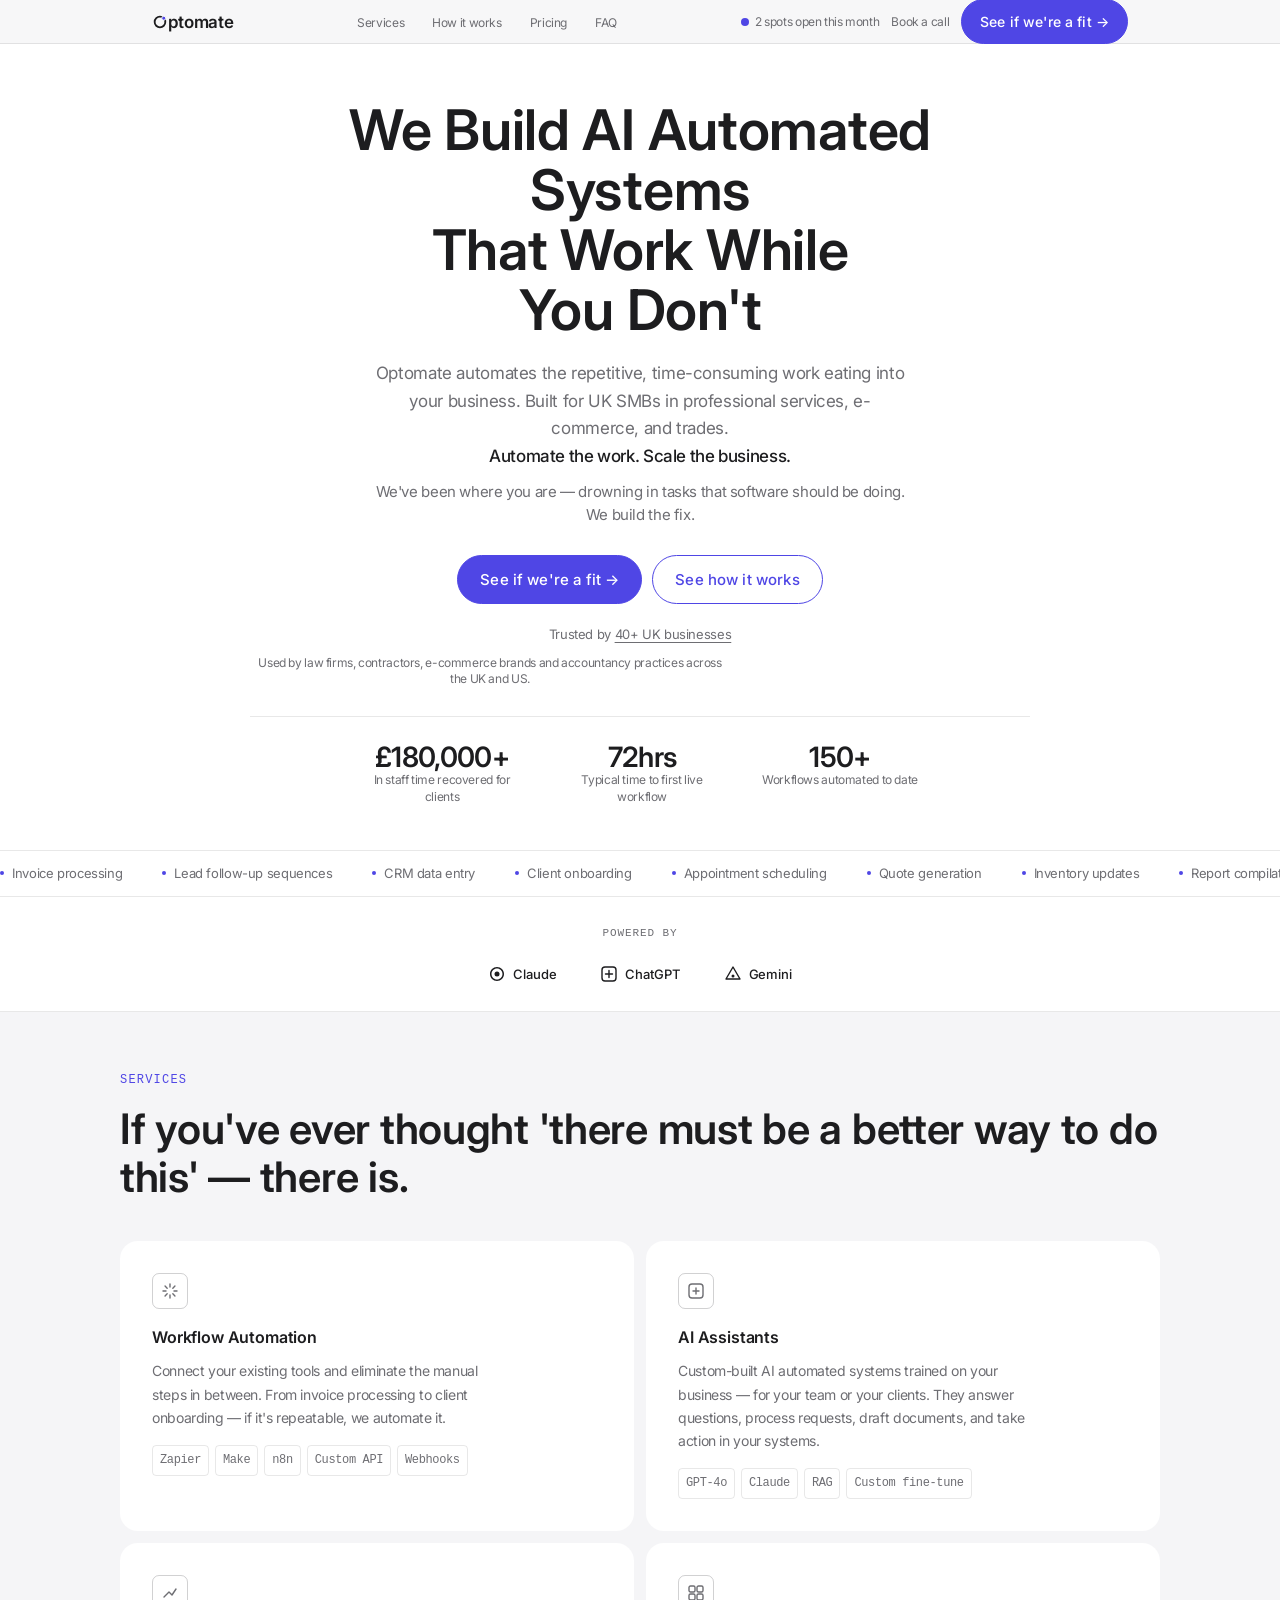
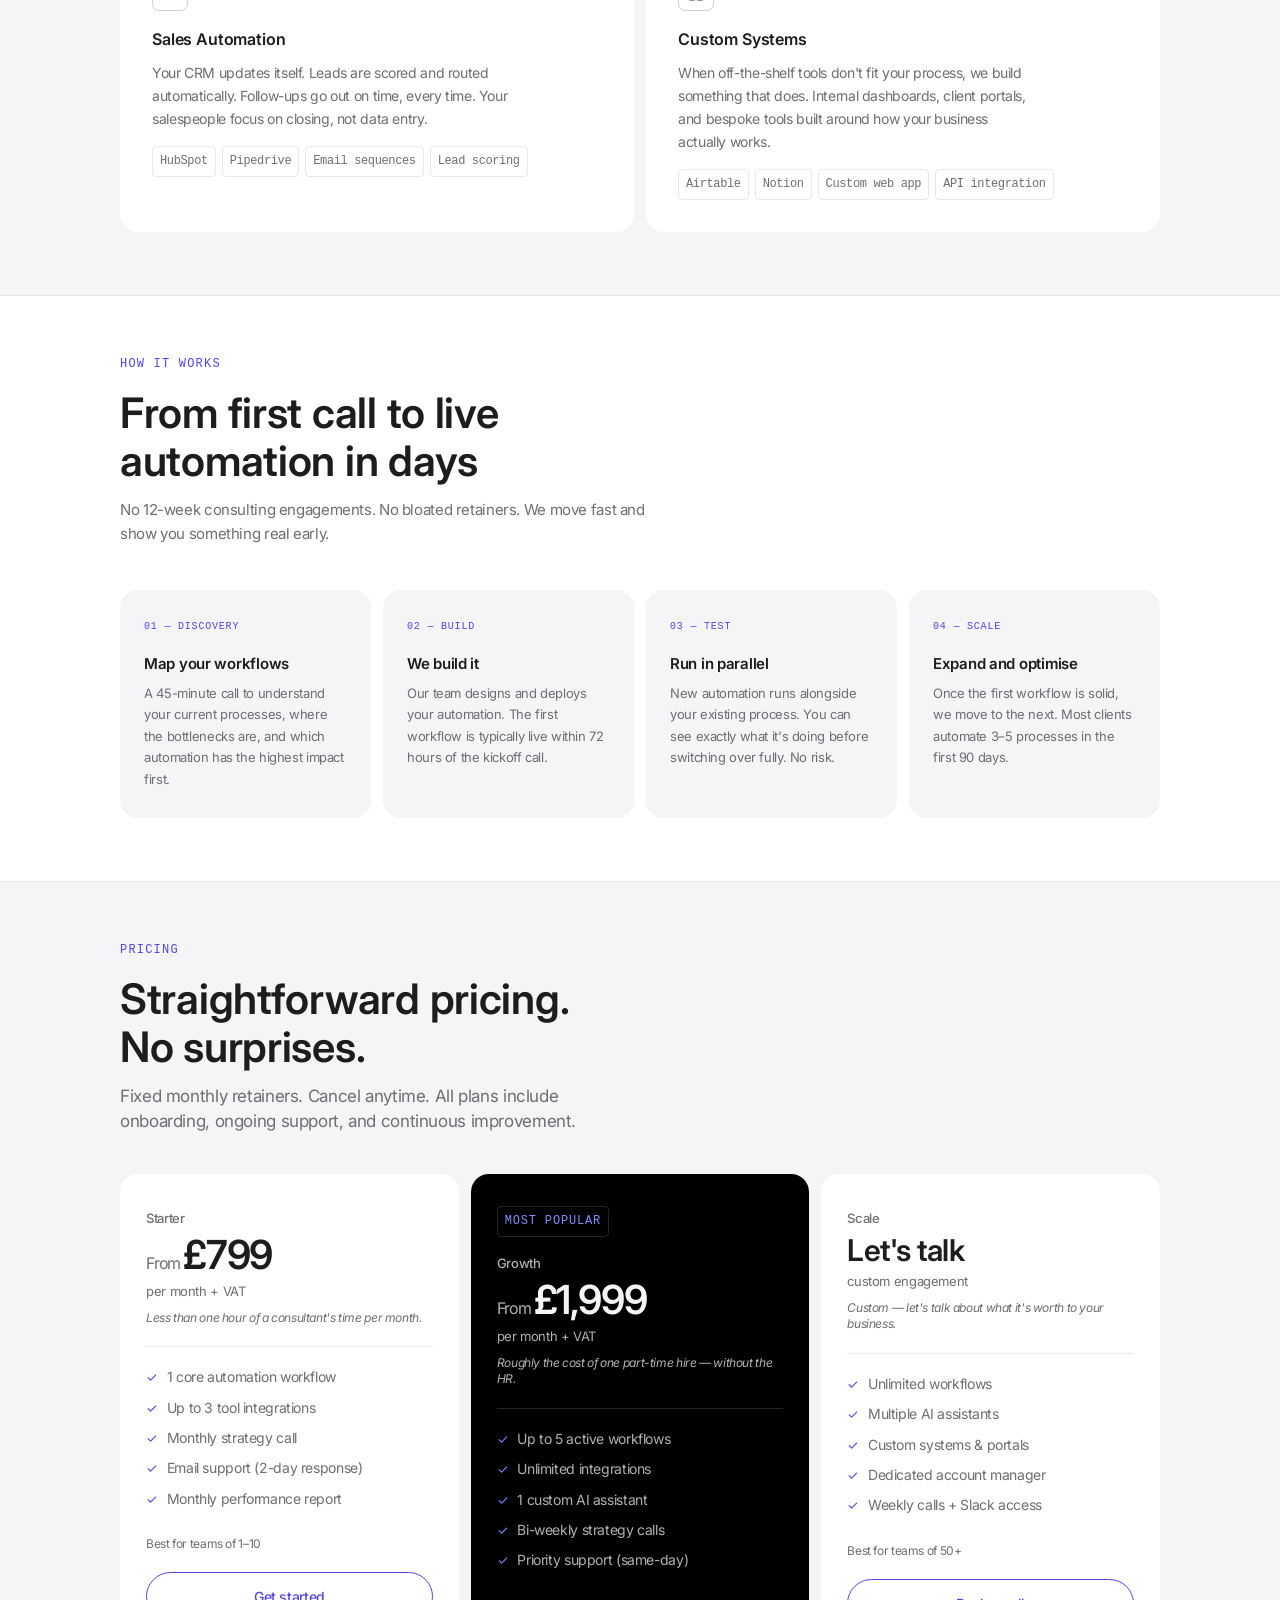
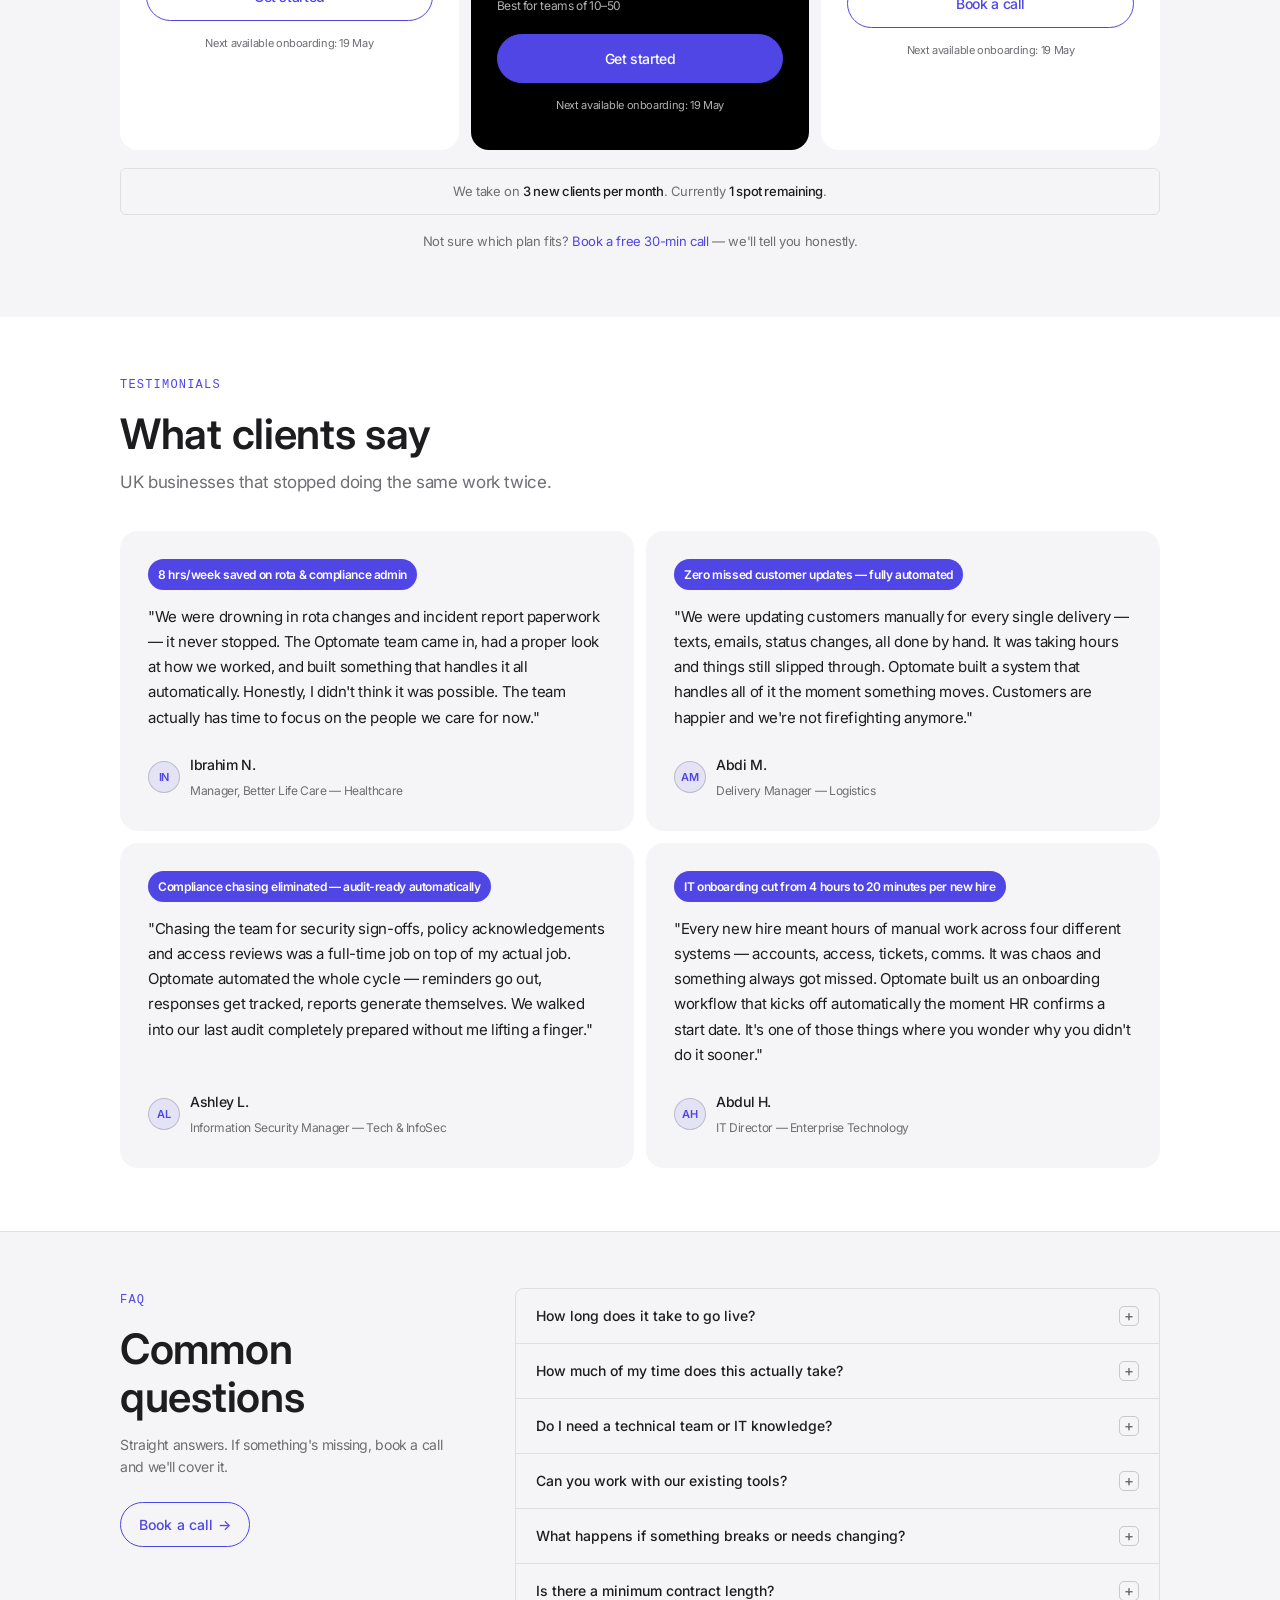
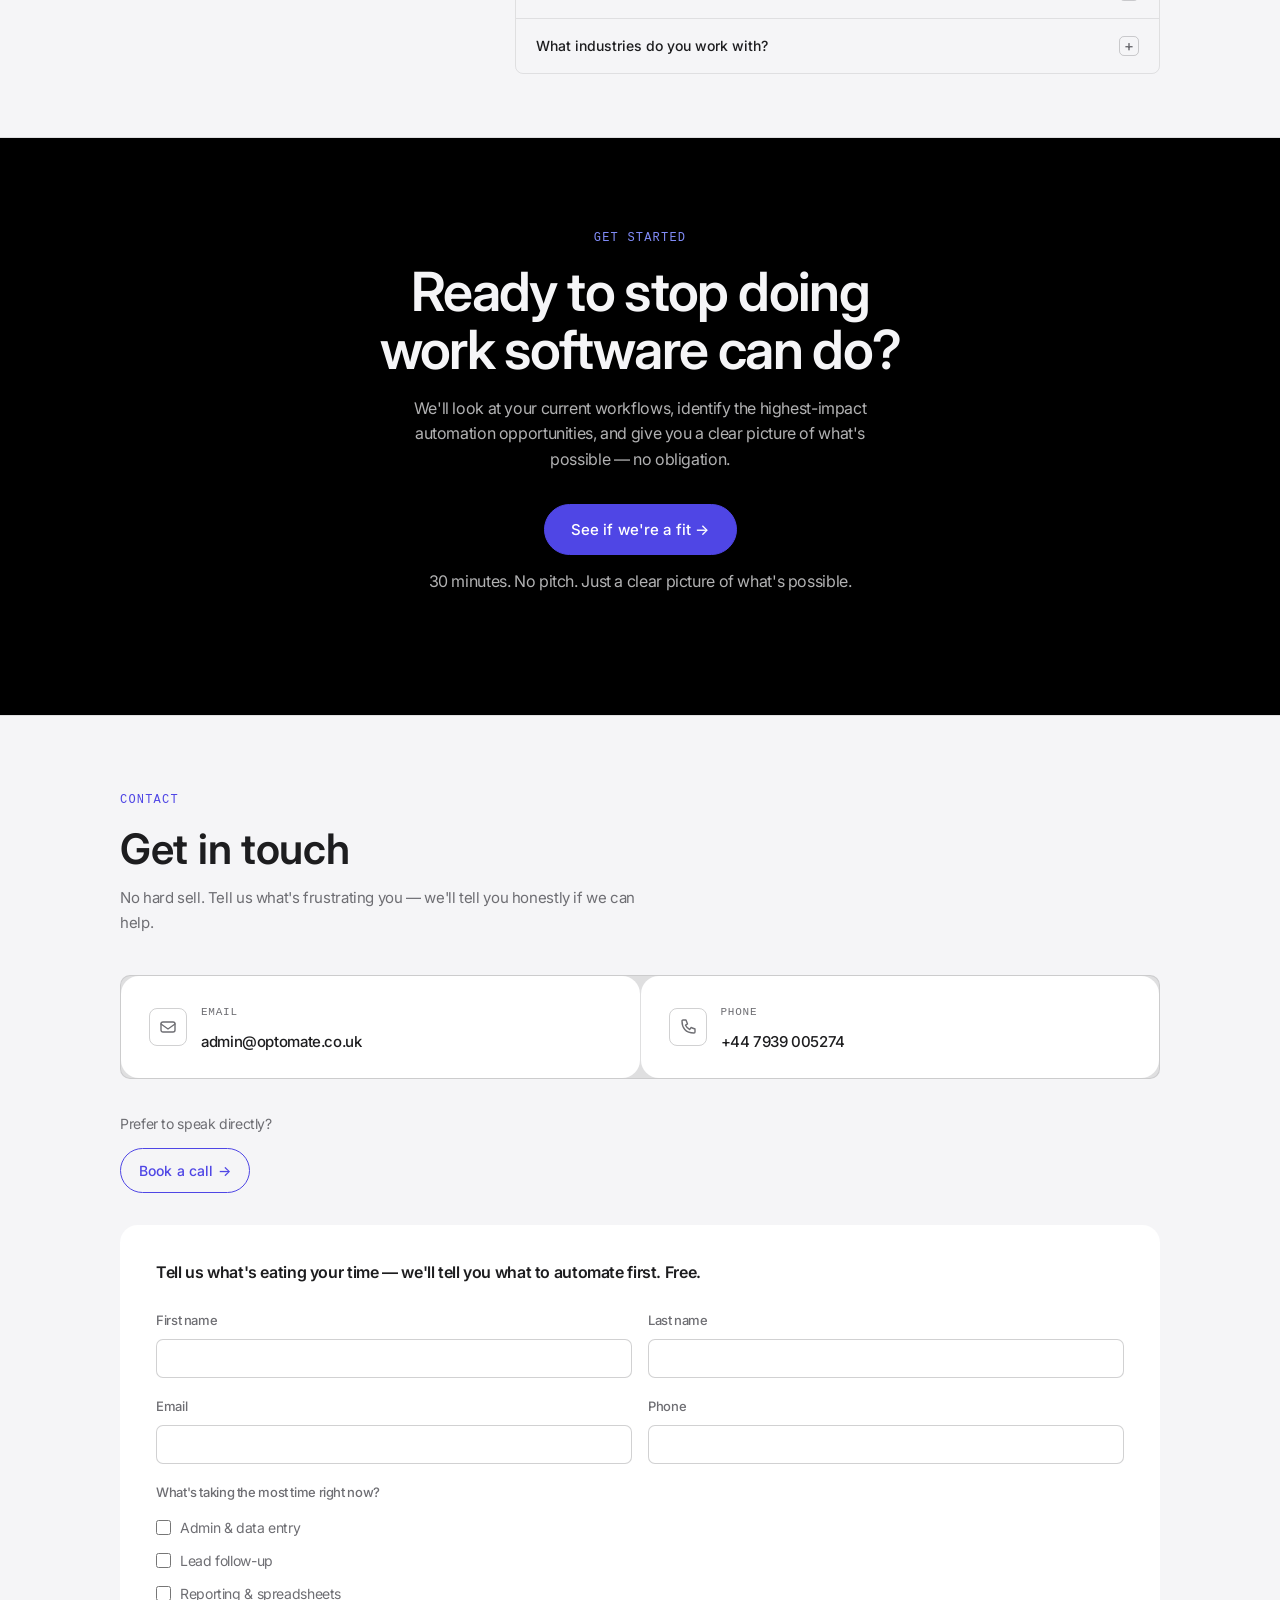
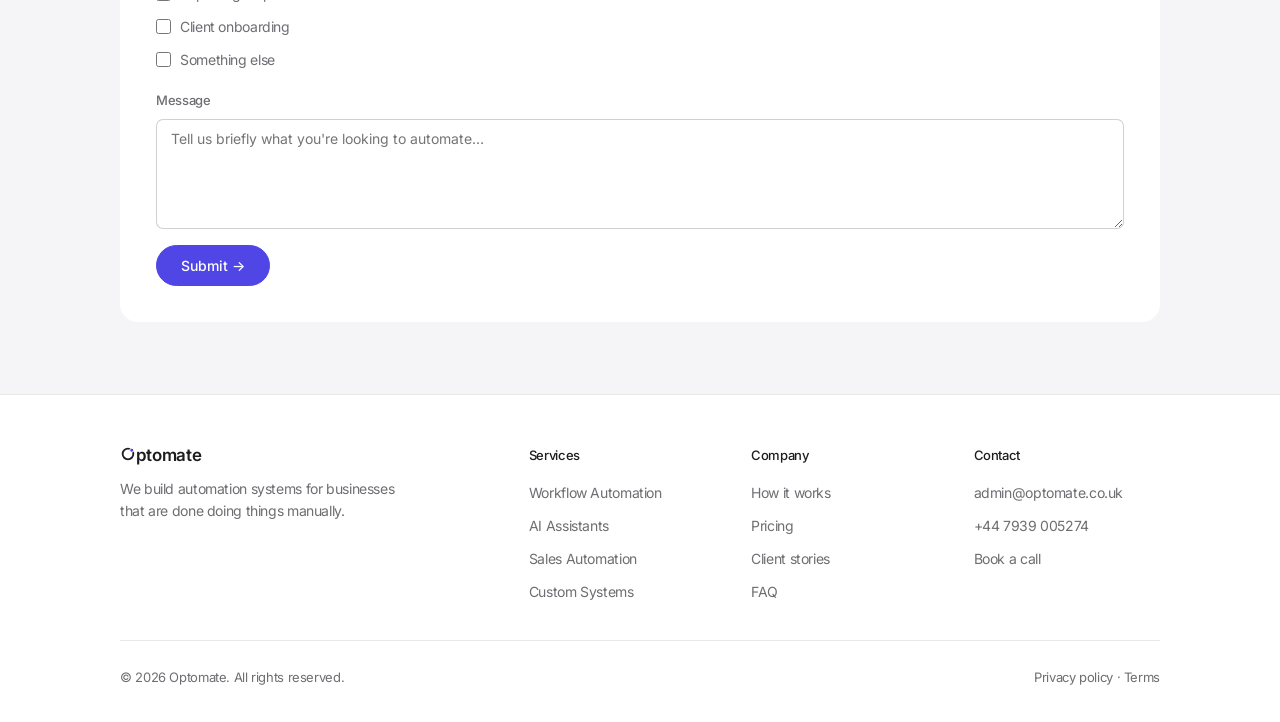
<file: optomate-landing-4.html>
<!doctype html>
<html lang="en">
<head>
  <meta charset="UTF-8">
  <meta name="viewport" content="width=device-width, initial-scale=1.0">
  <title>Optomate — AI Automation for UK SMBs</title>
  <link rel="icon" href="/assets/favicon.svg" type="image/svg+xml">
  <link rel="apple-touch-icon" href="/assets/apple-touch-icon.png">
  <link rel="preconnect" href="https://fonts.googleapis.com">
  <link rel="preconnect" href="https://fonts.gstatic.com" crossorigin>
  <link rel="stylesheet" href="https://fonts.googleapis.com/css2?family=Inter:opsz,wght@14..32,400..600&display=swap">
  <link rel="stylesheet" href="/tokens.css">
  <style>
    *, *::before, *::after { box-sizing: border-box; margin: 0; padding: 0; }

    :root {
      --bg:            var(--c-bg);
      --surface:       var(--c-bg-alt);
      --surface-2:     var(--c-bg-dark);
      --fg:            var(--c-text);
      --muted:         var(--c-text-muted);
      --border:        var(--c-line);
      --border-md:     var(--c-line-strong);
      --accent:        var(--c-accent);
      --accent-hover:  var(--c-accent-hover);
      --accent-dim:    var(--c-accent-soft);
      --accent-border: var(--c-line-strong);
      --accent-label:  var(--c-accent);
      --font-sans: var(--font-text);
      --font-mono: 'SF Mono', ui-monospace, 'JetBrains Mono', Menlo, monospace;
    }

    html { scroll-behavior: smooth; }

    body {
      background: var(--bg);
      color: var(--fg);
      font-family: var(--font-sans);
      font-size: 16px;
      line-height: 1.6;
      -webkit-font-smoothing: antialiased;
      overflow-x: hidden;
    }

    nav {
      position: sticky;
      top: 0;
      z-index: 100;
      background: var(--nav-bg);
      backdrop-filter: var(--nav-blur);
      -webkit-backdrop-filter: var(--nav-blur);
      border-bottom: 1px solid var(--border);
    }
    .nav-inner {
      max-width: 1200px;
      margin: 0 auto;
      padding: 0 24px;
      height: 56px;
      display: flex;
      align-items: center;
      justify-content: space-between;
      gap: 24px;
    }
    .nav-logo {
      font-size: 17px;
      font-weight: 600;
      letter-spacing: -0.02em;
      color: var(--fg);
      text-decoration: none;
      display: flex;
      align-items: center;
      gap: 9px;
      flex-shrink: 0;
    }
    .nav-logo-mark {
      width: 26px;
      height: 26px;
      background: var(--accent);
      border-radius: 6px;
      display: flex;
      align-items: center;
      justify-content: center;
      font-size: 12px;
      font-weight: 700;
      color: var(--c-on-accent);
      flex-shrink: 0;
    }
    .nav-links { display: flex; align-items: center; gap: 28px; list-style: none; }
    .nav-links a { font-size: 14px; color: var(--muted); text-decoration: none; transition: color 0.15s; }
    .nav-links a:hover { color: var(--fg); }
    .nav-cta { display: flex; align-items: center; gap: 12px; flex-shrink: 0; }
    .nav-book { font-size: 14px; color: var(--muted); text-decoration: none; transition: color 0.15s; }
    .nav-book:hover { color: var(--fg); }
    .nav-availability { display: flex; align-items: center; gap: 6px; font-size: 12px; color: var(--muted); white-space: nowrap; }
    .nav-availability-dot { width: 8px; height: 8px; border-radius: 50%; background: var(--c-accent); flex-shrink: 0; }

    .btn {
      display: inline-flex;
      align-items: center;
      gap: 6px;
      padding: 9px 18px;
      border-radius: 7px;
      font-size: 14px;
      font-weight: 500;
      text-decoration: none;
      cursor: pointer;
      transition: all 0.15s;
      border: none;
      font-family: var(--font-sans);
      letter-spacing: 0.01em;
      white-space: nowrap;
    }
    .btn-primary { background: var(--accent); color: var(--c-on-accent); }
    .btn-primary:hover { background: var(--accent-hover); }
    .btn-outline { background: transparent; color: var(--fg); border: 1px solid var(--border-md); }
    .btn-outline:hover { border-color: var(--c-text-muted); background: var(--c-line); }

    .container { max-width: 1200px; margin: 0 auto; padding: 0 24px; }
    section { padding: 72px 0; }

    .section-label {
      font-family: var(--font-mono);
      font-size: 10px;
      color: var(--accent-label);
      text-transform: uppercase;
      letter-spacing: 0.1em;
      margin-bottom: 12px;
    }
    h2 { font-size: clamp(28px, 4vw, 42px); font-weight: 600; letter-spacing: -0.02em; line-height: 1.15; }

    .hero { padding: 56px 0 44px; position: relative; overflow: hidden; }
    .hero-glow {
      position: absolute;
      top: -200px; left: 50%;
      transform: translateX(-50%);
      width: 700px; height: 700px;
      background: none;
      pointer-events: none;
    }
    .hero-inner { max-width: 780px; position: relative; }
    .hero h1 { font-size: clamp(40px, 6.5vw, 74px); font-weight: 600; letter-spacing: -0.035em; line-height: 1.04; margin-bottom: 20px; color: var(--fg); }
    .hero-word { color: var(--fg); display: inline-block; transition: opacity 0.32s ease, transform 0.32s ease; }
    .hero-sub { font-size: 17px; color: var(--muted); line-height: 1.62; max-width: 540px; margin-bottom: 28px; }
    .hero-sub strong { color: var(--c-text); font-weight: 500; }
    .hero-sub-extra { font-size: 15px; color: var(--c-text-muted); margin-top: 10px; line-height: 1.55; }
    .hero-actions { display: flex; gap: 10px; align-items: center; flex-wrap: wrap; margin-bottom: 18px; }
    .hero-actions .btn { font-size: 15px; padding: 11px 22px; }
    .hero-trust { font-size: 13px; color: var(--muted); margin-bottom: 8px; }
    .hero-trust span { text-decoration: underline; text-decoration-color: var(--c-text-muted); text-underline-offset: 3px; }
    .hero-trust-sub { font-size: 12px; color: var(--c-text-muted); margin-bottom: 28px; line-height: 1.4; max-width: 480px; }
    .hero-stats { display: flex; gap: 40px; padding-top: 28px; border-top: 1px solid var(--border); flex-wrap: wrap; }
    .stat-val { font-size: 28px; font-weight: 600; letter-spacing: -0.025em; }
    .stat-label { font-size: 12px; color: var(--muted); margin-top: 2px; max-width: 160px; line-height: 1.4; }

    .ticker { border-top: 1px solid var(--border); border-bottom: 1px solid var(--border); padding: 10px 0; overflow: hidden; }
    .ticker-track { display: flex; gap: 40px; animation: scroll-ticker 30s linear infinite; white-space: nowrap; }
    .ticker-item { display: inline-flex; align-items: center; gap: 8px; font-size: 13px; color: var(--muted); flex-shrink: 0; }
    .ticker-dot { width: 4px; height: 4px; border-radius: 50%; background: var(--accent); flex-shrink: 0; }
    @keyframes scroll-ticker { from { transform: translateX(0); } to { transform: translateX(-50%); } }

    .powered-strip { padding: 24px 0; border-bottom: 1px solid var(--border); }
    .powered-label { text-align: center; font-size: 11px; color: var(--c-text-muted); font-family: var(--font-mono); letter-spacing: 0.08em; text-transform: uppercase; margin-bottom: 16px; }
    .powered-row { display: flex; align-items: center; justify-content: center; gap: 44px; flex-wrap: wrap; }
    .powered-item { display: flex; align-items: center; gap: 7px; opacity: 0.3; transition: opacity 0.2s; filter: grayscale(1); }
    .powered-item:hover { opacity: 0.55; }
    .powered-icon { width: 18px; height: 18px; flex-shrink: 0; }
    .powered-name { font-size: 13px; font-weight: 500; color: var(--c-text); letter-spacing: -0.01em; }

    .services-grid { display: grid; grid-template-columns: repeat(2, 1fr); gap: 1px; background: var(--border); border: 1px solid var(--border); border-radius: 10px; overflow: hidden; margin-top: 40px; }
    .svc-card { background: var(--surface); padding: 32px; transition: background 0.2s; }
    .svc-card:hover { background: var(--surface-2); }
    .svc-icon { width: 36px; height: 36px; border: 1px solid var(--border-md); border-radius: 7px; display: flex; align-items: center; justify-content: center; margin-bottom: 16px; color: var(--muted); }
    .svc-card h3 { font-size: 16px; font-weight: 600; letter-spacing: -0.01em; margin-bottom: 9px; }
    .svc-card p { font-size: 14px; color: var(--muted); line-height: 1.65; max-width: 360px; }
    .svc-tags { display: flex; flex-wrap: wrap; gap: 6px; margin-top: 16px; }
    .svc-tag { font-size: 11px; font-family: var(--font-mono); color: var(--muted); background: var(--c-line); border: 1px solid var(--border); border-radius: 4px; padding: 2px 7px; white-space: nowrap; }

    .process-section { background: var(--surface); border-top: 1px solid var(--border); border-bottom: 1px solid var(--border); }
    .process-header { max-width: 540px; margin-bottom: 44px; }
    .process-header p { color: var(--muted); margin-top: 12px; font-size: 15px; line-height: 1.6; }
    .process-steps { display: grid; grid-template-columns: repeat(4, 1fr); gap: 1px; background: var(--border); border: 1px solid var(--border); border-radius: 8px; overflow: hidden; }
    .process-step { background: var(--surface); padding: 24px 24px 28px; }
    .process-step:hover { background: var(--surface-2); }
    .step-num { font-family: var(--font-mono); font-size: 10px; color: var(--accent-label); letter-spacing: 0.08em; text-transform: uppercase; margin-bottom: 12px; }
    .process-step h3 { font-size: 15px; font-weight: 600; margin-bottom: 7px; }
    .process-step p { font-size: 13px; color: var(--muted); line-height: 1.65; }

    .pricing-intro { max-width: 520px; margin-bottom: 40px; }
    .pricing-intro p { color: var(--muted); margin-top: 12px; }
    .pricing-grid { display: grid; grid-template-columns: repeat(3, 1fr); gap: 1px; background: var(--border); border: 1px solid var(--border); border-radius: 10px; overflow: hidden; }
    .price-card { background: var(--surface); padding: 32px 26px; }
    .price-card.featured { background: var(--surface-2); }
    .price-badge { display: inline-block; font-size: 10px; font-family: var(--font-mono); text-transform: uppercase; letter-spacing: 0.07em; color: var(--accent); background: var(--accent-dim); border: 1px solid var(--accent-border); border-radius: 4px; padding: 2px 7px; margin-bottom: 14px; }
    .price-tier { font-size: 13px; color: var(--muted); font-weight: 500; margin-bottom: 4px; }
    .price-prefix { font-size: 16px; font-weight: 400; color: var(--muted); }
    .price-amount { font-size: 40px; font-weight: 600; letter-spacing: -0.03em; line-height: 1; margin-bottom: 4px; }
    .price-amount-talk { font-size: 30px; font-weight: 600; letter-spacing: -0.025em; line-height: 1; margin-bottom: 4px; }
    .price-period { font-size: 13px; color: var(--muted); margin-bottom: 6px; }
    .price-reframe { font-size: 12px; color: var(--muted); font-style: italic; margin-bottom: 20px; line-height: 1.4; }
    .price-divider { height: 1px; background: var(--border); margin-bottom: 20px; }
    .price-features { list-style: none; display: flex; flex-direction: column; gap: 10px; margin-bottom: 22px; }
    .price-features li { font-size: 14px; color: var(--muted); display: flex; align-items: flex-start; gap: 9px; line-height: 1.45; }
    .price-features li::before { content: '✓'; color: var(--c-accent); flex-shrink: 0; font-size: 13px; margin-top: 1px; }
    .price-cta { display: block; text-align: center; padding: 11px; border-radius: 7px; font-size: 14px; font-weight: 500; text-decoration: none; transition: all 0.15s; border: 1px solid var(--border-md); color: var(--fg); }
    .price-cta:hover { background: var(--c-line); }
    .price-card.featured .price-cta { background: var(--accent); border-color: transparent; color: var(--c-on-accent); }
    .price-card.featured .price-cta:hover { background: var(--accent-hover); }
    .price-onboarding { text-align: center; font-size: 11px; color: var(--muted); margin-top: 10px; }
    .pricing-urgency { text-align: center; margin-top: 18px; font-size: 13px; color: var(--muted); padding: 10px 16px; border: 1px solid var(--border); border-radius: 6px; background: var(--c-accent-soft); }
    .pricing-urgency strong { color: var(--c-text); font-weight: 500; }
    .pricing-footnote { text-align: center; margin-top: 14px; font-size: 13px; color: var(--muted); }
    .pricing-footnote a { color: var(--accent); text-decoration: none; }
    .pricing-footnote a:hover { text-decoration: underline; }

    .testi-header { margin-bottom: 36px; }
    .testi-header p { color: var(--muted); margin-top: 12px; max-width: 440px; }
    .testi-grid { display: grid; grid-template-columns: repeat(2, 1fr); gap: 1px; background: var(--border); border: 1px solid var(--border); border-radius: 10px; overflow: hidden; }
    .testi-card { background: var(--surface); padding: 28px; display: flex; flex-direction: column; }
    .testi-outcome { display: inline-block; background: var(--accent); color: var(--c-on-accent); font-size: 12px; font-weight: 600; border-radius: 20px; padding: 3px 10px; margin-bottom: 14px; align-self: flex-start; }
    .testi-quote { font-size: 15px; line-height: 1.68; color: var(--c-text); margin-bottom: 22px; flex: 1; }
    .testi-author { display: flex; align-items: center; gap: 10px; }
    .testi-avatar { width: 32px; height: 32px; border-radius: 50%; background: var(--accent-dim); border: 1px solid var(--accent-border); display: flex; align-items: center; justify-content: center; font-size: 11px; font-weight: 600; color: var(--c-link); flex-shrink: 0; }
    .testi-name { font-size: 14px; font-weight: 500; }
    .testi-role { font-size: 12px; color: var(--muted); margin-top: 1px; }

    .faq-section { background: var(--surface); border-top: 1px solid var(--border); border-bottom: 1px solid var(--border); }
    .faq-layout { display: grid; grid-template-columns: 1fr 2fr; gap: 72px; align-items: start; }
    .faq-sidebar h2 { margin-bottom: 12px; }
    .faq-sidebar p { color: var(--muted); font-size: 14px; margin-bottom: 24px; line-height: 1.6; }
    .faq-accordion { border: 1px solid var(--border); border-radius: 8px; overflow: hidden; }
    .faq-item { border-bottom: 1px solid var(--border); }
    .faq-item:last-child { border-bottom: none; }
    .faq-q { width: 100%; background: none; border: none; color: var(--fg); font-family: var(--font-sans); font-size: 14px; font-weight: 500; text-align: left; padding: 17px 20px; cursor: pointer; display: flex; justify-content: space-between; align-items: center; gap: 16px; transition: background 0.15s; }
    .faq-q:hover { background: var(--c-line); }
    .faq-toggle { flex-shrink: 0; width: 20px; height: 20px; border: 1px solid var(--border-md); border-radius: 5px; display: flex; align-items: center; justify-content: center; font-size: 15px; color: var(--muted); transition: all 0.15s; line-height: 1; }
    .faq-item.open .faq-toggle { background: var(--accent-dim); border-color: var(--accent-border); color: var(--c-link); }
    .faq-a { max-height: 0; overflow: hidden; transition: max-height 0.28s ease; }
    .faq-a-inner { padding: 0 20px 16px; font-size: 14px; color: var(--muted); line-height: 1.7; }

    .cta-section { text-align: center; padding: 88px 0; }
    .cta-inner { max-width: 560px; margin: 0 auto; }
    .cta-section h2 { font-size: clamp(30px, 5vw, 54px); letter-spacing: -0.03em; line-height: 1.08; margin-bottom: 16px; }
    .cta-section p { color: var(--muted); font-size: 16px; line-height: 1.6; margin-bottom: 32px; max-width: 480px; margin-left: auto; margin-right: auto; }
    .cta-btns { display: flex; gap: 10px; justify-content: center; flex-wrap: wrap; }
    .cta-btns .btn { font-size: 15px; padding: 12px 26px; }
    .cta-sub { margin-top: 14px; font-size: 13px; color: var(--c-text-muted); }

    .contact-section { padding: 72px 0; border-top: 1px solid var(--border); }
    .contact-header { max-width: 520px; margin-bottom: 40px; }
    .contact-header p { color: var(--muted); margin-top: 12px; font-size: 15px; }
    .contact-cards { display: grid; grid-template-columns: 1fr 1fr; gap: 1px; background: var(--border); border: 1px solid var(--border); border-radius: 10px; overflow: hidden; margin-bottom: 32px; }
    .contact-card { background: var(--surface); padding: 24px 28px; display: flex; align-items: center; gap: 14px; }
    .contact-card:hover { background: var(--surface-2); }
    .contact-card-icon { width: 38px; height: 38px; border: 1px solid var(--border-md); border-radius: 8px; display: flex; align-items: center; justify-content: center; color: var(--muted); flex-shrink: 0; }
    .contact-card-label { font-size: 11px; color: var(--muted); font-family: var(--font-mono); text-transform: uppercase; letter-spacing: 0.07em; margin-bottom: 4px; }
    .contact-card-value { font-size: 15px; font-weight: 500; color: var(--fg); }
    .contact-card-value a { color: var(--fg); text-decoration: none; }
    .contact-card-value a:hover { color: var(--c-link); }
    .contact-book { margin-bottom: 32px; }
    .contact-book p { font-size: 14px; color: var(--muted); margin-bottom: 12px; }
    .contact-form-wrap { background: var(--surface); border: 1px solid var(--border); border-radius: 10px; padding: 36px; }
    .contact-form-title { font-size: 16px; font-weight: 600; margin-bottom: 24px; line-height: 1.4; }
    .form-row { display: grid; grid-template-columns: 1fr 1fr; gap: 16px; }
    .form-group { display: flex; flex-direction: column; gap: 6px; margin-bottom: 16px; }
    .form-group label { font-size: 13px; color: var(--muted); font-weight: 500; }
    .form-group input,
    .form-group textarea {
      background: var(--bg);
      border: 1px solid var(--border-md);
      border-radius: 7px;
      padding: 10px 14px;
      font-size: 14px;
      color: var(--fg);
      font-family: var(--font-sans);
      transition: border-color 0.15s;
      outline: none;
    }
    .form-group input:focus,
    .form-group textarea:focus { border-color: var(--accent); }
    .form-group textarea { min-height: 110px; resize: vertical; }
    .form-checkboxes { margin-bottom: 16px; }
    .form-checkboxes label.group-label { font-size: 13px; color: var(--muted); font-weight: 500; display: block; margin-bottom: 10px; }
    .form-checkbox-options { display: flex; flex-direction: column; gap: 8px; }
    .form-checkbox-item { display: flex; align-items: center; gap: 9px; cursor: pointer; }
    .form-checkbox-item input[type="checkbox"] { width: 15px; height: 15px; accent-color: var(--accent); cursor: pointer; flex-shrink: 0; }
    .form-checkbox-item span { font-size: 14px; color: var(--muted); }
    .form-submit { background: var(--accent); color: var(--c-on-accent); border: none; border-radius: 7px; padding: 11px 24px; font-size: 14px; font-weight: 500; font-family: var(--font-sans); cursor: pointer; transition: background 0.15s; }
    .form-submit:hover { background: var(--accent-hover); }
    .form-success { display: none; background: var(--accent-dim); border: 1px solid var(--accent-border); border-radius: 7px; padding: 16px 20px; font-size: 14px; color: var(--c-link); margin-top: 16px; }

    footer { border-top: 1px solid var(--border); padding: 48px 0 32px; }
    .footer-grid { display: grid; grid-template-columns: 2fr 1fr 1fr 1fr; gap: 36px; margin-bottom: 36px; }
    .footer-brand-desc { font-size: 14px; color: var(--muted); margin-top: 10px; max-width: 280px; line-height: 1.6; }
    .footer-col h4 { font-size: 13px; font-weight: 500; margin-bottom: 12px; }
    .footer-links { list-style: none; display: flex; flex-direction: column; gap: 8px; }
    .footer-links a { font-size: 14px; color: var(--muted); text-decoration: none; transition: color 0.15s; }
    .footer-links a:hover { color: var(--fg); }
    .footer-bottom { display: flex; justify-content: space-between; align-items: center; padding-top: 24px; border-top: 1px solid var(--border); gap: 16px; flex-wrap: wrap; }
    .footer-bottom p { font-size: 13px; color: var(--muted); }

    .fade-in { opacity: 0; transform: translateY(16px); transition: opacity 0.44s ease, transform 0.44s ease; }
    .fade-in.visible { opacity: 1; transform: translateY(0); }
    .fade-in.delay-1 { transition-delay: 0.08s; }
    .fade-in.delay-2 { transition-delay: 0.16s; }

    @media (max-width: 1024px) {
      .services-grid { grid-template-columns: 1fr; }
      .pricing-grid { grid-template-columns: 1fr; }
      .testi-grid { grid-template-columns: 1fr; }
      .process-steps { grid-template-columns: repeat(2, 1fr); }
      .footer-grid { grid-template-columns: 1fr 1fr; }
      .nav-availability { display: none; }
    }
    @media (max-width: 800px) {
      .faq-layout { grid-template-columns: 1fr; gap: 36px; }
      .contact-cards { grid-template-columns: 1fr; }
    }
    @media (max-width: 768px) {
      section { padding: 52px 0; }
      .hero { padding: 44px 0 36px; }
      .nav-links { display: none; }
      .nav-book { display: none; }
      .nav-availability { display: none; }
      .hero-stats { gap: 24px; }
      .process-steps { grid-template-columns: 1fr; }
      .form-row { grid-template-columns: 1fr; }
      .contact-form-wrap { padding: 24px; }
    }
    @media (max-width: 480px) {
      .footer-grid { grid-template-columns: 1fr; }
      .hero h1 { font-size: 38px; }
    }

    /* ─── Optomate tokens: nav, buttons, tiles, hero (match index.html) ─── */
    body { font-family: var(--font-text); font-size: var(--fs-body); line-height: var(--lh-body); letter-spacing: var(--ls-body); background: var(--c-bg); color: var(--c-text); }
    h1, h2, h3 { font-family: var(--font-display); font-weight: 600; letter-spacing: var(--ls-hero); }
    .container { max-width: calc(var(--content-max) + 64px); }
    section { padding: var(--section-pad); background: var(--c-bg); }
    body > section:nth-of-type(odd) { background: var(--c-bg); }
    body > section:nth-of-type(even) { background: var(--c-bg-alt); }
    nav { position: sticky; top: 0; height: var(--nav-height); background: var(--nav-bg); backdrop-filter: var(--nav-blur); -webkit-backdrop-filter: var(--nav-blur); border-bottom: 1px solid var(--c-line); }
    .nav-inner { height: 100%; max-width: var(--content-max); margin: 0 auto; padding-top: 0; padding-bottom: 0; }
    .nav-links a, .nav-book { font-size: var(--fs-micro); }
    .btn, .price-cta, .form-submit { border-radius: var(--radius-pill); }
    .btn-primary, .form-submit, .price-card.featured .price-cta { background: var(--c-accent); color: var(--c-on-accent); border: 1px solid var(--c-accent); }
    .btn-primary:hover, .form-submit:hover, .price-card.featured .price-cta:hover { background: var(--c-accent-hover); border-color: var(--c-accent-hover); }
    .btn-outline, .price-cta { background: transparent; color: var(--c-link); border: 1px solid var(--c-link); }
    .btn-outline:hover, .price-cta:hover { background: var(--c-accent-soft); border-color: var(--c-link); }
    .svc-card, .process-step, .price-card, .testi-card, .contact-card, .contact-form-wrap { background: var(--c-bg-alt); border: 0; box-shadow: none; border-radius: var(--radius-lg); }
    body > section:nth-of-type(even) .svc-card, body > section:nth-of-type(even) .process-step,
    body > section:nth-of-type(even) .price-card:not(.featured), body > section:nth-of-type(even) .testi-card,
    body > section:nth-of-type(even) .contact-card, body > section:nth-of-type(even) .contact-form-wrap { background: var(--c-bg); }
    .price-card.featured { background: var(--c-bg-dark); color: var(--c-text-on-dark); }
    .price-card.featured .price-tier, .price-card.featured .price-prefix, .price-card.featured .price-period,
    .price-card.featured .price-reframe, .price-card.featured .price-features li, .price-card.featured .price-onboarding { color: var(--c-on-dark-muted); }
    .price-card.featured .price-amount, .price-card.featured .price-amount-talk { color: var(--c-text-on-dark); }
    .price-card.featured .price-divider { background: var(--c-on-dark-line); border-color: var(--c-on-dark-line); }
    .price-card.featured .price-features li::before { color: var(--c-link-on-dark); }
    .hero h1 { font-size: var(--fs-hero); line-height: var(--lh-hero); letter-spacing: var(--ls-hero); font-weight: 600; }
    .hero-sub { font-size: var(--fs-body); }
    .hero-glow { display: none; }
    .tool-logo, .powered-item { opacity: 1; filter: none; color: var(--c-text); }
    .section-label { color: var(--c-accent); }
    body > section.cta-section { background: var(--c-bg-dark); color: var(--c-text-on-dark); }
    .cta-section h2 { color: var(--c-text-on-dark); }
    .cta-section p, .cta-section .cta-sub { color: var(--c-on-dark-muted); }
    .cta-section .btn-outline { color: var(--c-link-on-dark); border-color: var(--c-link-on-dark); }
    .cta-section a:not(.btn) { color: var(--c-link-on-dark); }
    .price-card.featured .price-badge { color: var(--c-link-on-dark); background: transparent; border-color: var(--c-on-dark-line); }
    .price-card.featured p[style] { color: var(--c-on-dark-muted) !important; }
    .cta-section .section-label { color: var(--c-link-on-dark); }
    .pricing-urgency, .svc-tag { background: transparent; }
    .price-badge, .section-label, .svc-tag { font-size: var(--fs-micro); }
    .services-grid, .process-steps, .pricing-grid, .testi-grid { gap: var(--tile-gap); background: transparent; border: 0; overflow: visible; }
    .hero-inner { max-width: 780px; margin: 0 auto; text-align: center; }
    .hero-inner .hero-sub { margin-left: auto; margin-right: auto; }
    .hero-inner .hero-actions, .hero-stats { justify-content: center; }
    .hero-stats { text-align: center; }
    @media (max-width: 734px) { .hero h1 { font-size: var(--fs-h3); line-height: var(--lh-h3); } }

    /* ─── Integrated logo: mark replaces the "O" ─── */
    .logo { display: inline-flex; align-items: baseline; gap: 0; font-family: var(--font-text); font-size: var(--fs-body); font-weight: 600; letter-spacing: -0.02em; line-height: 1; color: var(--c-text); text-decoration: none; }
    .logo-mark { flex: none; width: 0.94em; height: 0.94em; position: relative; top: calc(0.94em * 0.11); margin-right: -0.02em; }
  </style>
</head>
<body>

<nav>
  <div class="nav-inner">
    <a class="logo nav-logo" href="/" aria-label="Optomate"><svg class="logo-mark" viewBox="0 0 48 48" aria-hidden="true"><circle cx="24" cy="24" r="16" fill="none" stroke="#1d1d1f" stroke-width="5.5"/><circle cx="35.3" cy="12.7" r="6" fill="#4f46e5" stroke="#f5f5f7" stroke-width="3"/></svg><span aria-hidden="true">ptomate</span></a>
    <ul class="nav-links">
      <li><a href="#services">Services</a></li>
      <li><a href="#process">How it works</a></li>
      <li><a href="#pricing">Pricing</a></li>
      <li><a href="#faq">FAQ</a></li>
    </ul>
    <div class="nav-cta">
      <div class="nav-availability">
        <span class="nav-availability-dot"></span>
        2 spots open this month
      </div>
      <a href="#contact" class="nav-book">Book a call</a>
      <a href="https://calendar.app.google/6qkxdLDFYkce58QX7" target="_blank" rel="noopener" class="btn btn-primary">See if we're a fit →</a>
    </div>
  </div>
</nav>

<section class="hero">
  <div class="hero-glow"></div>
  <div class="container">
    <div class="hero-inner">
      <h1>We Build AI Automated Systems<br>That Work While<br><span class="hero-word" id="hero-word">You Don't</span></h1>
      <div class="hero-sub">
        <p>Optomate automates the repetitive, time-consuming work eating into your business.
        Built for UK SMBs in professional services, e-commerce, and trades.<br>
        <strong>Automate the work. Scale the business.</strong></p>
        <p class="hero-sub-extra">We've been where you are — drowning in tasks that software should be doing. We build the fix.</p>
      </div>
      <div class="hero-actions">
        <a href="https://calendar.app.google/6qkxdLDFYkce58QX7" target="_blank" rel="noopener" class="btn btn-primary">See if we're a fit →</a>
        <a href="#process" class="btn btn-outline">See how it works</a>
      </div>
      <p class="hero-trust">Trusted by <span>40+ UK businesses</span></p>
      <p class="hero-trust-sub">Used by law firms, contractors, e-commerce brands and accountancy practices across the UK and US.</p>
      <div class="hero-stats">
        <div>
          <div class="stat-val">£180,000+</div>
          <div class="stat-label">In staff time recovered for clients</div>
        </div>
        <div>
          <div class="stat-val">72hrs</div>
          <div class="stat-label">Typical time to first live workflow</div>
        </div>
        <div>
          <div class="stat-val">150+</div>
          <div class="stat-label">Workflows automated to date</div>
        </div>
      </div>
    </div>
  </div>
</section>

<div class="ticker">
  <div class="ticker-track">
    <span class="ticker-item"><span class="ticker-dot"></span>Invoice processing</span>
    <span class="ticker-item"><span class="ticker-dot"></span>Lead follow-up sequences</span>
    <span class="ticker-item"><span class="ticker-dot"></span>CRM data entry</span>
    <span class="ticker-item"><span class="ticker-dot"></span>Client onboarding</span>
    <span class="ticker-item"><span class="ticker-dot"></span>Appointment scheduling</span>
    <span class="ticker-item"><span class="ticker-dot"></span>Quote generation</span>
    <span class="ticker-item"><span class="ticker-dot"></span>Inventory updates</span>
    <span class="ticker-item"><span class="ticker-dot"></span>Report compilation</span>
    <span class="ticker-item"><span class="ticker-dot"></span>Support ticket triage</span>
    <span class="ticker-item"><span class="ticker-dot"></span>Contract management</span>
    <span class="ticker-item"><span class="ticker-dot"></span>Invoice processing</span>
    <span class="ticker-item"><span class="ticker-dot"></span>Lead follow-up sequences</span>
    <span class="ticker-item"><span class="ticker-dot"></span>CRM data entry</span>
    <span class="ticker-item"><span class="ticker-dot"></span>Client onboarding</span>
    <span class="ticker-item"><span class="ticker-dot"></span>Appointment scheduling</span>
    <span class="ticker-item"><span class="ticker-dot"></span>Quote generation</span>
    <span class="ticker-item"><span class="ticker-dot"></span>Inventory updates</span>
    <span class="ticker-item"><span class="ticker-dot"></span>Report compilation</span>
    <span class="ticker-item"><span class="ticker-dot"></span>Support ticket triage</span>
    <span class="ticker-item"><span class="ticker-dot"></span>Contract management</span>
  </div>
</div>

<div class="powered-strip">
  <div class="container">
    <p class="powered-label">Powered by</p>
    <div class="powered-row">
      <div class="powered-item">
        <svg class="powered-icon" viewBox="0 0 18 18" fill="none">
          <path d="M9 2C5.13 2 2 5.13 2 9s3.13 7 7 7 7-3.13 7-7-3.13-7-7-7zm0 12.5c-3.03 0-5.5-2.47-5.5-5.5S5.97 3.5 9 3.5s5.5 2.47 5.5 5.5-2.47 5.5-5.5 5.5z" fill="currentColor"/>
          <circle cx="9" cy="9" r="2.5" fill="currentColor"/>
        </svg>
        <span class="powered-name">Claude</span>
      </div>
      <div class="powered-item">
        <svg class="powered-icon" viewBox="0 0 18 18" fill="none">
          <rect x="2" y="2" width="14" height="14" rx="3" stroke="currentColor" stroke-width="1.4"/>
          <path d="M5.5 9h7M9 5.5v7" stroke="currentColor" stroke-width="1.4" stroke-linecap="round"/>
        </svg>
        <span class="powered-name">ChatGPT</span>
      </div>
      <div class="powered-item">
        <svg class="powered-icon" viewBox="0 0 18 18" fill="none">
          <polygon points="9,2 16,14 2,14" stroke="currentColor" stroke-width="1.4" stroke-linejoin="round" fill="none"/>
          <circle cx="9" cy="11" r="1.5" fill="currentColor"/>
        </svg>
        <span class="powered-name">Gemini</span>
      </div>
    </div>
  </div>
</div>

<section id="services">
  <div class="container">
    <div class="section-label fade-in">Services</div>
    <h2 class="fade-in delay-1">If you've ever thought 'there must be a better way to do this' — there is.</h2>
    <div class="services-grid fade-in delay-2">
      <div class="svc-card">
        <div class="svc-icon"><svg width="16" height="16" fill="none" viewBox="0 0 16 16"><path d="M8 1v3M8 12v3M1 8h3M12 8h3M3.05 3.05l2.12 2.12M10.83 10.83l2.12 2.12M3.05 12.95l2.12-2.12M10.83 5.17l2.12-2.12" stroke="currentColor" stroke-width="1.4" stroke-linecap="round"/></svg></div>
        <h3>Workflow Automation</h3>
        <p>Connect your existing tools and eliminate the manual steps in between. From invoice processing to client onboarding — if it's repeatable, we automate it.</p>
        <div class="svc-tags">
          <span class="svc-tag">Zapier</span><span class="svc-tag">Make</span><span class="svc-tag">n8n</span><span class="svc-tag">Custom API</span><span class="svc-tag">Webhooks</span>
        </div>
      </div>
      <div class="svc-card">
        <div class="svc-icon"><svg width="16" height="16" fill="none" viewBox="0 0 16 16"><rect x="1" y="1" width="14" height="14" rx="3" stroke="currentColor" stroke-width="1.4"/><path d="M5 8h6M8 5v6" stroke="currentColor" stroke-width="1.4" stroke-linecap="round"/></svg></div>
        <h3>AI Assistants</h3>
        <p>Custom-built AI automated systems trained on your business — for your team or your clients. They answer questions, process requests, draft documents, and take action in your systems.</p>
        <div class="svc-tags">
          <span class="svc-tag">GPT-4o</span><span class="svc-tag">Claude</span><span class="svc-tag">RAG</span><span class="svc-tag">Custom fine-tune</span>
        </div>
      </div>
      <div class="svc-card">
        <div class="svc-icon"><svg width="16" height="16" fill="none" viewBox="0 0 16 16"><path d="M2 12L7 7l3 3 4-6" stroke="currentColor" stroke-width="1.4" stroke-linecap="round" stroke-linejoin="round"/></svg></div>
        <h3>Sales Automation</h3>
        <p>Your CRM updates itself. Leads are scored and routed automatically. Follow-ups go out on time, every time. Your salespeople focus on closing, not data entry.</p>
        <div class="svc-tags">
          <span class="svc-tag">HubSpot</span><span class="svc-tag">Pipedrive</span><span class="svc-tag">Email sequences</span><span class="svc-tag">Lead scoring</span>
        </div>
      </div>
      <div class="svc-card">
        <div class="svc-icon"><svg width="16" height="16" fill="none" viewBox="0 0 16 16"><rect x="1" y="1" width="6" height="6" rx="1.5" stroke="currentColor" stroke-width="1.4"/><rect x="9" y="1" width="6" height="6" rx="1.5" stroke="currentColor" stroke-width="1.4"/><rect x="1" y="9" width="6" height="6" rx="1.5" stroke="currentColor" stroke-width="1.4"/><rect x="9" y="9" width="6" height="6" rx="1.5" stroke="currentColor" stroke-width="1.4"/></svg></div>
        <h3>Custom Systems</h3>
        <p>When off-the-shelf tools don't fit your process, we build something that does. Internal dashboards, client portals, and bespoke tools built around how your business actually works.</p>
        <div class="svc-tags">
          <span class="svc-tag">Airtable</span><span class="svc-tag">Notion</span><span class="svc-tag">Custom web app</span><span class="svc-tag">API integration</span>
        </div>
      </div>
    </div>
  </div>
</section>

<section id="process" class="process-section">
  <div class="container">
    <div class="process-header fade-in">
      <div class="section-label">How it works</div>
      <h2>From first call to live<br>automation in days</h2>
      <p>No 12-week consulting engagements. No bloated retainers. We move fast and show you something real early.</p>
    </div>
    <div class="process-steps fade-in delay-1">
      <div class="process-step">
        <div class="step-num">01 — Discovery</div>
        <h3>Map your workflows</h3>
        <p>A 45-minute call to understand your current processes, where the bottlenecks are, and which automation has the highest impact first.</p>
      </div>
      <div class="process-step">
        <div class="step-num">02 — Build</div>
        <h3>We build it</h3>
        <p>Our team designs and deploys your automation. The first workflow is typically live within 72 hours of the kickoff call.</p>
      </div>
      <div class="process-step">
        <div class="step-num">03 — Test</div>
        <h3>Run in parallel</h3>
        <p>New automation runs alongside your existing process. You can see exactly what it's doing before switching over fully. No risk.</p>
      </div>
      <div class="process-step">
        <div class="step-num">04 — Scale</div>
        <h3>Expand and optimise</h3>
        <p>Once the first workflow is solid, we move to the next. Most clients automate 3–5 processes in the first 90 days.</p>
      </div>
    </div>
  </div>
</section>

<section id="pricing">
  <div class="container">
    <div class="pricing-intro fade-in">
      <div class="section-label">Pricing</div>
      <h2>Straightforward pricing.<br>No surprises.</h2>
      <p>Fixed monthly retainers. Cancel anytime. All plans include onboarding, ongoing support, and continuous improvement.</p>
    </div>
    <div class="pricing-grid fade-in delay-1">
      <div class="price-card">
        <div class="price-tier">Starter</div>
        <div class="price-amount"><span class="price-prefix">From </span>£799</div>
        <div class="price-period">per month + VAT</div>
        <p class="price-reframe">Less than one hour of a consultant's time per month.</p>
        <div class="price-divider"></div>
        <ul class="price-features">
          <li>1 core automation workflow</li>
          <li>Up to 3 tool integrations</li>
          <li>Monthly strategy call</li>
          <li>Email support (2-day response)</li>
          <li>Monthly performance report</li>
        </ul>
        <p style="font-size:12px;color:var(--muted);margin-bottom:16px;">Best for teams of 1–10</p>
        <a href="https://calendar.app.google/6qkxdLDFYkce58QX7" target="_blank" rel="noopener" class="price-cta">Get started</a>
        <p class="price-onboarding">Next available onboarding: 19 May</p>
      </div>
      <div class="price-card featured">
        <div class="price-badge">Most popular</div>
        <div class="price-tier">Growth</div>
        <div class="price-amount"><span class="price-prefix">From </span>£1,999</div>
        <div class="price-period">per month + VAT</div>
        <p class="price-reframe">Roughly the cost of one part-time hire — without the HR.</p>
        <div class="price-divider"></div>
        <ul class="price-features">
          <li>Up to 5 active workflows</li>
          <li>Unlimited integrations</li>
          <li>1 custom AI assistant</li>
          <li>Bi-weekly strategy calls</li>
          <li>Priority support (same-day)</li>
        </ul>
        <p style="font-size:12px;color:var(--muted);margin-bottom:16px;">Best for teams of 10–50</p>
        <a href="https://calendar.app.google/6qkxdLDFYkce58QX7" target="_blank" rel="noopener" class="price-cta">Get started</a>
        <p class="price-onboarding">Next available onboarding: 19 May</p>
      </div>
      <div class="price-card">
        <div class="price-tier">Scale</div>
        <div class="price-amount-talk">Let's talk</div>
        <div class="price-period">custom engagement</div>
        <p class="price-reframe">Custom — let's talk about what it's worth to your business.</p>
        <div class="price-divider"></div>
        <ul class="price-features">
          <li>Unlimited workflows</li>
          <li>Multiple AI assistants</li>
          <li>Custom systems &amp; portals</li>
          <li>Dedicated account manager</li>
          <li>Weekly calls + Slack access</li>
        </ul>
        <p style="font-size:12px;color:var(--muted);margin-bottom:16px;">Best for teams of 50+</p>
        <a href="#contact" class="price-cta">Book a call</a>
        <p class="price-onboarding">Next available onboarding: 19 May</p>
      </div>
    </div>
    <div class="pricing-urgency fade-in delay-2">
      We take on <strong>3 new clients per month</strong>. Currently <strong>1 spot remaining</strong>.
    </div>
    <p class="pricing-footnote">Not sure which plan fits? <a href="#contact">Book a free 30-min call</a> — we'll tell you honestly.</p>
  </div>
</section>

<section id="testimonials">
  <div class="container">
    <div class="testi-header fade-in">
      <div class="section-label">Testimonials</div>
      <h2>What clients say</h2>
      <p>UK businesses that stopped doing the same work twice.</p>
    </div>
    <div class="testi-grid fade-in delay-1">
      <div class="testi-card">
        <span class="testi-outcome">8 hrs/week saved on rota &amp; compliance admin</span>
        <p class="testi-quote">"We were drowning in rota changes and incident report paperwork — it never stopped. The Optomate team came in, had a proper look at how we worked, and built something that handles it all automatically. Honestly, I didn't think it was possible. The team actually has time to focus on the people we care for now."</p>
        <div class="testi-author">
          <div class="testi-avatar">IN</div>
          <div><div class="testi-name">Ibrahim N.</div><div class="testi-role">Manager, Better Life Care — Healthcare</div></div>
        </div>
      </div>
      <div class="testi-card">
        <span class="testi-outcome">Zero missed customer updates — fully automated</span>
        <p class="testi-quote">"We were updating customers manually for every single delivery — texts, emails, status changes, all done by hand. It was taking hours and things still slipped through. Optomate built a system that handles all of it the moment something moves. Customers are happier and we're not firefighting anymore."</p>
        <div class="testi-author">
          <div class="testi-avatar">AM</div>
          <div><div class="testi-name">Abdi M.</div><div class="testi-role">Delivery Manager — Logistics</div></div>
        </div>
      </div>
      <div class="testi-card">
        <span class="testi-outcome">Compliance chasing eliminated — audit-ready automatically</span>
        <p class="testi-quote">"Chasing the team for security sign-offs, policy acknowledgements and access reviews was a full-time job on top of my actual job. Optomate automated the whole cycle — reminders go out, responses get tracked, reports generate themselves. We walked into our last audit completely prepared without me lifting a finger."</p>
        <div class="testi-author">
          <div class="testi-avatar">AL</div>
          <div><div class="testi-name">Ashley L.</div><div class="testi-role">Information Security Manager — Tech &amp; InfoSec</div></div>
        </div>
      </div>
      <div class="testi-card">
        <span class="testi-outcome">IT onboarding cut from 4 hours to 20 minutes per new hire</span>
        <p class="testi-quote">"Every new hire meant hours of manual work across four different systems — accounts, access, tickets, comms. It was chaos and something always got missed. Optomate built us an onboarding workflow that kicks off automatically the moment HR confirms a start date. It's one of those things where you wonder why you didn't do it sooner."</p>
        <div class="testi-author">
          <div class="testi-avatar">AH</div>
          <div><div class="testi-name">Abdul H.</div><div class="testi-role">IT Director — Enterprise Technology</div></div>
        </div>
      </div>
    </div>
  </div>
</section>

<section id="faq" class="faq-section">
  <div class="container">
    <div class="faq-layout fade-in">
      <div class="faq-sidebar">
        <div class="section-label">FAQ</div>
        <h2>Common questions</h2>
        <p>Straight answers. If something's missing, book a call and we'll cover it.</p>
        <a href="#contact" class="btn btn-outline">Book a call →</a>
      </div>
      <div class="faq-accordion">
        <div class="faq-item">
          <button class="faq-q" onclick="toggleFaq(this)">How long does it take to go live?<span class="faq-toggle">+</span></button>
          <div class="faq-a"><div class="faq-a-inner">For most clients, the first automated workflow is live within 72 hours of our discovery call. More complex multi-system automations typically take one to two weeks. We'll give you a clear timeline before we start.</div></div>
        </div>
        <div class="faq-item">
          <button class="faq-q" onclick="toggleFaq(this)">How much of my time does this actually take?<span class="faq-toggle">+</span></button>
          <div class="faq-a"><div class="faq-a-inner">You give us 45 minutes upfront to walk us through how your business works. After that, we handle everything. Most clients spend less than 30 minutes a month reviewing results.</div></div>
        </div>
        <div class="faq-item">
          <button class="faq-q" onclick="toggleFaq(this)">Do I need a technical team or IT knowledge?<span class="faq-toggle">+</span></button>
          <div class="faq-a"><div class="faq-a-inner">No. We handle everything technical. You describe how your business works; we design and build the automation. The majority of our clients have no in-house tech team — that's precisely why they work with us.</div></div>
        </div>
        <div class="faq-item">
          <button class="faq-q" onclick="toggleFaq(this)">Can you work with our existing tools?<span class="faq-toggle">+</span></button>
          <div class="faq-a"><div class="faq-a-inner">Almost certainly. We integrate with over 200 platforms — HubSpot, Xero, Salesforce, Shopify, Airtable, Google Workspace, Microsoft 365, and hundreds more. If you use something unusual, we'll check before we commit.</div></div>
        </div>
        <div class="faq-item">
          <button class="faq-q" onclick="toggleFaq(this)">What happens if something breaks or needs changing?<span class="faq-toggle">+</span></button>
          <div class="faq-a"><div class="faq-a-inner">We monitor all active automations and fix issues as part of your retainer. If a connected tool updates its API or a workflow stops behaving correctly, we handle it — no extra charge. You're not on your own once it's built.</div></div>
        </div>
        <div class="faq-item">
          <button class="faq-q" onclick="toggleFaq(this)">Is there a minimum contract length?<span class="faq-toggle">+</span></button>
          <div class="faq-a"><div class="faq-a-inner">No minimum contract. We work month-to-month. In practice, clients stay because the automation is genuinely saving them time — not because they're locked in. We'd rather earn your business every month.</div></div>
        </div>
        <div class="faq-item">
          <button class="faq-q" onclick="toggleFaq(this)">What industries do you work with?<span class="faq-toggle">+</span></button>
          <div class="faq-a"><div class="faq-a-inner">Primarily UK SMBs in professional services (law, finance, consulting, recruitment), e-commerce, and trades (construction, electrical, property). If you run a business with repetitive admin or operational processes, we can almost certainly help.</div></div>
        </div>
      </div>
    </div>
  </div>
</section>

<section class="cta-section">
  <div class="container">
    <div class="cta-inner fade-in">
      <div class="section-label">Get started</div>
      <h2>Ready to stop doing<br>work software can do?</h2>
      <p>We'll look at your current workflows, identify the highest-impact automation opportunities, and give you a clear picture of what's possible — no obligation.</p>
      <div class="cta-btns">
        <a href="https://calendar.app.google/6qkxdLDFYkce58QX7" target="_blank" rel="noopener" class="btn btn-primary">See if we're a fit →</a>
      </div>
      <p class="cta-sub">30 minutes. No pitch. Just a clear picture of what's possible.</p>
    </div>
  </div>
</section>

<section id="contact" class="contact-section">
  <div class="container">
    <div class="contact-header fade-in">
      <div class="section-label">Contact</div>
      <h2>Get in touch</h2>
      <p>No hard sell. Tell us what's frustrating you — we'll tell you honestly if we can help.</p>
    </div>
    <div class="contact-cards fade-in delay-1">
      <div class="contact-card">
        <div class="contact-card-icon">
          <svg width="16" height="16" fill="none" viewBox="0 0 16 16"><rect x="1" y="3" width="14" height="10" rx="2" stroke="currentColor" stroke-width="1.4"/><path d="M1 5l7 5 7-5" stroke="currentColor" stroke-width="1.4" stroke-linecap="round"/></svg>
        </div>
        <div>
          <div class="contact-card-label">Email</div>
          <div class="contact-card-value"><a href="mailto:admin@optomate.co.uk">admin@optomate.co.uk</a></div>
        </div>
      </div>
      <div class="contact-card">
        <div class="contact-card-icon">
          <svg width="16" height="16" fill="none" viewBox="0 0 16 16"><path d="M3 1h3l1.5 4-2 1.2a9.1 9.1 0 004.3 4.3L11 8.5l4 1.5v3a1 1 0 01-1 1C5.4 14 2 8.6 2 2a1 1 0 011-1z" stroke="currentColor" stroke-width="1.4" stroke-linecap="round" stroke-linejoin="round"/></svg>
        </div>
        <div>
          <div class="contact-card-label">Phone</div>
          <div class="contact-card-value"><a href="tel:+447939005274">+44 7939 005274</a></div>
        </div>
      </div>
    </div>
    <div class="contact-book fade-in delay-1">
      <p>Prefer to speak directly?</p>
      <a href="https://calendar.app.google/6qkxdLDFYkce58QX7" target="_blank" rel="noopener" class="btn btn-outline">Book a call →</a>
    </div>
    <div class="contact-form-wrap fade-in delay-2">
      <div class="contact-form-title">Tell us what's eating your time — we'll tell you what to automate first. Free.</div>
      <form id="contactForm" method="POST" action="https://formspree.io/f/YOUR_FORM_ID">
        <input type="hidden" name="_replyto" value="admin@optomate.co.uk">
        <input type="hidden" name="_subject" value="New enquiry — Optomate website">
        <div class="form-row">
          <div class="form-group">
            <label for="firstName">First name</label>
            <input type="text" id="firstName" name="firstName" autocomplete="given-name" required>
          </div>
          <div class="form-group">
            <label for="lastName">Last name</label>
            <input type="text" id="lastName" name="lastName" autocomplete="family-name" required>
          </div>
        </div>
        <div class="form-row">
          <div class="form-group">
            <label for="email">Email</label>
            <input type="email" id="email" name="email" autocomplete="email" required>
          </div>
          <div class="form-group">
            <label for="phone">Phone</label>
            <input type="tel" id="phone" name="phone" autocomplete="tel">
          </div>
        </div>
        <div class="form-checkboxes">
          <label class="group-label">What's taking the most time right now?</label>
          <div class="form-checkbox-options">
            <label class="form-checkbox-item"><input type="checkbox" name="pain_points" value="Admin & data entry"><span>Admin &amp; data entry</span></label>
            <label class="form-checkbox-item"><input type="checkbox" name="pain_points" value="Lead follow-up"><span>Lead follow-up</span></label>
            <label class="form-checkbox-item"><input type="checkbox" name="pain_points" value="Reporting & spreadsheets"><span>Reporting &amp; spreadsheets</span></label>
            <label class="form-checkbox-item"><input type="checkbox" name="pain_points" value="Client onboarding"><span>Client onboarding</span></label>
            <label class="form-checkbox-item"><input type="checkbox" name="pain_points" value="Something else"><span>Something else</span></label>
          </div>
        </div>
        <div class="form-group">
          <label for="message">Message</label>
          <textarea id="message" name="message" placeholder="Tell us briefly what you're looking to automate…" required></textarea>
        </div>
        <button type="submit" class="form-submit">Submit →</button>
      </form>
      <div class="form-success" id="formSuccess">
        Thanks — we'll be in touch within one business day.
      </div>
    </div>
  </div>
</section>

<footer>
  <div class="container">
    <div class="footer-grid">
      <div>
        <a class="logo" href="/" aria-label="Optomate"><svg class="logo-mark" viewBox="0 0 48 48" aria-hidden="true"><circle cx="24" cy="24" r="16" fill="none" stroke="#1d1d1f" stroke-width="5.5"/><circle cx="35.3" cy="12.7" r="6" fill="#4f46e5" stroke="#fff" stroke-width="3"/></svg><span aria-hidden="true">ptomate</span></a>
        <p class="footer-brand-desc">We build automation systems for businesses that are done doing things manually.</p>
      </div>
      <div class="footer-col">
        <h4>Services</h4>
        <ul class="footer-links">
          <li><a href="#services">Workflow Automation</a></li>
          <li><a href="#services">AI Assistants</a></li>
          <li><a href="#services">Sales Automation</a></li>
          <li><a href="#services">Custom Systems</a></li>
        </ul>
      </div>
      <div class="footer-col">
        <h4>Company</h4>
        <ul class="footer-links">
          <li><a href="#process">How it works</a></li>
          <li><a href="#pricing">Pricing</a></li>
          <li><a href="#testimonials">Client stories</a></li>
          <li><a href="#faq">FAQ</a></li>
        </ul>
      </div>
      <div class="footer-col">
        <h4>Contact</h4>
        <ul class="footer-links">
          <li><a href="mailto:admin@optomate.co.uk">admin@optomate.co.uk</a></li>
          <li><a href="tel:+447939005274">+44 7939 005274</a></li>
          <li><a href="#contact">Book a call</a></li>
        </ul>
      </div>
    </div>
    <div class="footer-bottom">
      <p>© 2026 Optomate. All rights reserved.</p>
      <p style="color:var(--muted)">Privacy policy · Terms</p>
    </div>
  </div>
</footer>

<script>
  function toggleFaq(btn) {
    const item = btn.closest('.faq-item');
    const ans = item.querySelector('.faq-a');
    const tog = btn.querySelector('.faq-toggle');
    const wasOpen = item.classList.contains('open');
    document.querySelectorAll('.faq-item.open').forEach(el => {
      el.classList.remove('open');
      el.querySelector('.faq-a').style.maxHeight = '0';
      el.querySelector('.faq-toggle').textContent = '+';
    });
    if (!wasOpen) {
      item.classList.add('open');
      ans.style.maxHeight = ans.scrollHeight + 'px';
      tog.textContent = '−';
    }
  }

  const contactForm = document.getElementById('contactForm');
  if (contactForm) {
    contactForm.addEventListener('submit', function(e) {
      e.preventDefault();
      const data = new FormData(contactForm);
      fetch(contactForm.action, {
        method: 'POST',
        body: data,
        headers: { 'Accept': 'application/json' }
      }).then(() => {
        contactForm.style.display = 'none';
        document.getElementById('formSuccess').style.display = 'block';
      }).catch(() => {
        contactForm.style.display = 'none';
        document.getElementById('formSuccess').style.display = 'block';
      });
    });
  }

  const io = new IntersectionObserver((entries) => {
    entries.forEach(e => {
      if (e.isIntersecting) { e.target.classList.add('visible'); io.unobserve(e.target); }
    });
  }, { threshold: 0.06, rootMargin: '0px 0px -24px 0px' });
  document.querySelectorAll('.fade-in').forEach(el => io.observe(el));

  const wordEl = document.getElementById('hero-word');
  const words = ["You Don't", "You Sleep", "You're Away", "You Grow", "You Scale"];
  let wi = 0;
  wordEl.style.transition = 'opacity 0.3s ease, transform 0.3s ease';
  setInterval(() => {
    wordEl.style.opacity = '0';
    wordEl.style.transform = 'translateY(-6px)';
    setTimeout(() => {
      wi = (wi + 1) % words.length;
      wordEl.textContent = words[wi];
      wordEl.style.transition = 'none';
      wordEl.style.opacity = '0';
      wordEl.style.transform = 'translateY(7px)';
      requestAnimationFrame(() => requestAnimationFrame(() => {
        wordEl.style.transition = 'opacity 0.35s ease, transform 0.35s ease';
        wordEl.style.opacity = '1';
        wordEl.style.transform = 'translateY(0)';
      }));
    }, 300);
  }, 3200);
</script>

</body>
</html>
</file>
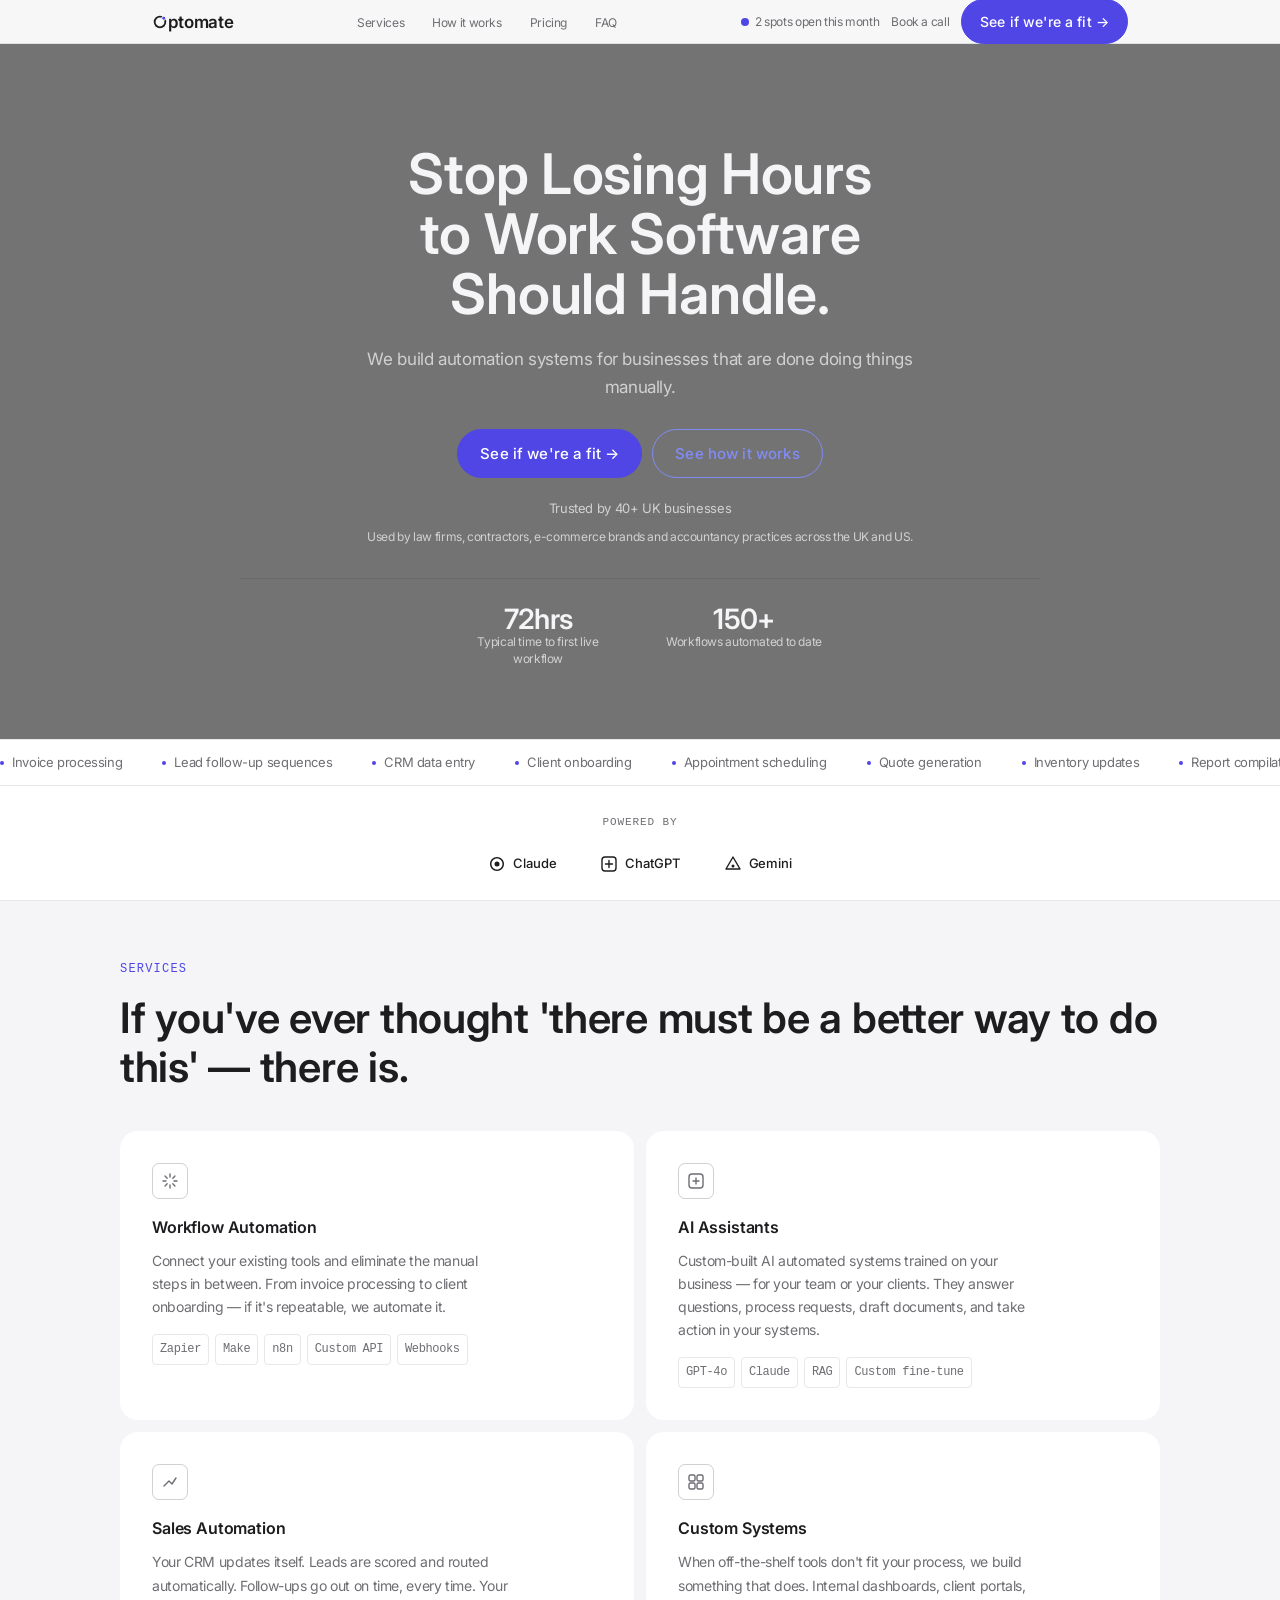
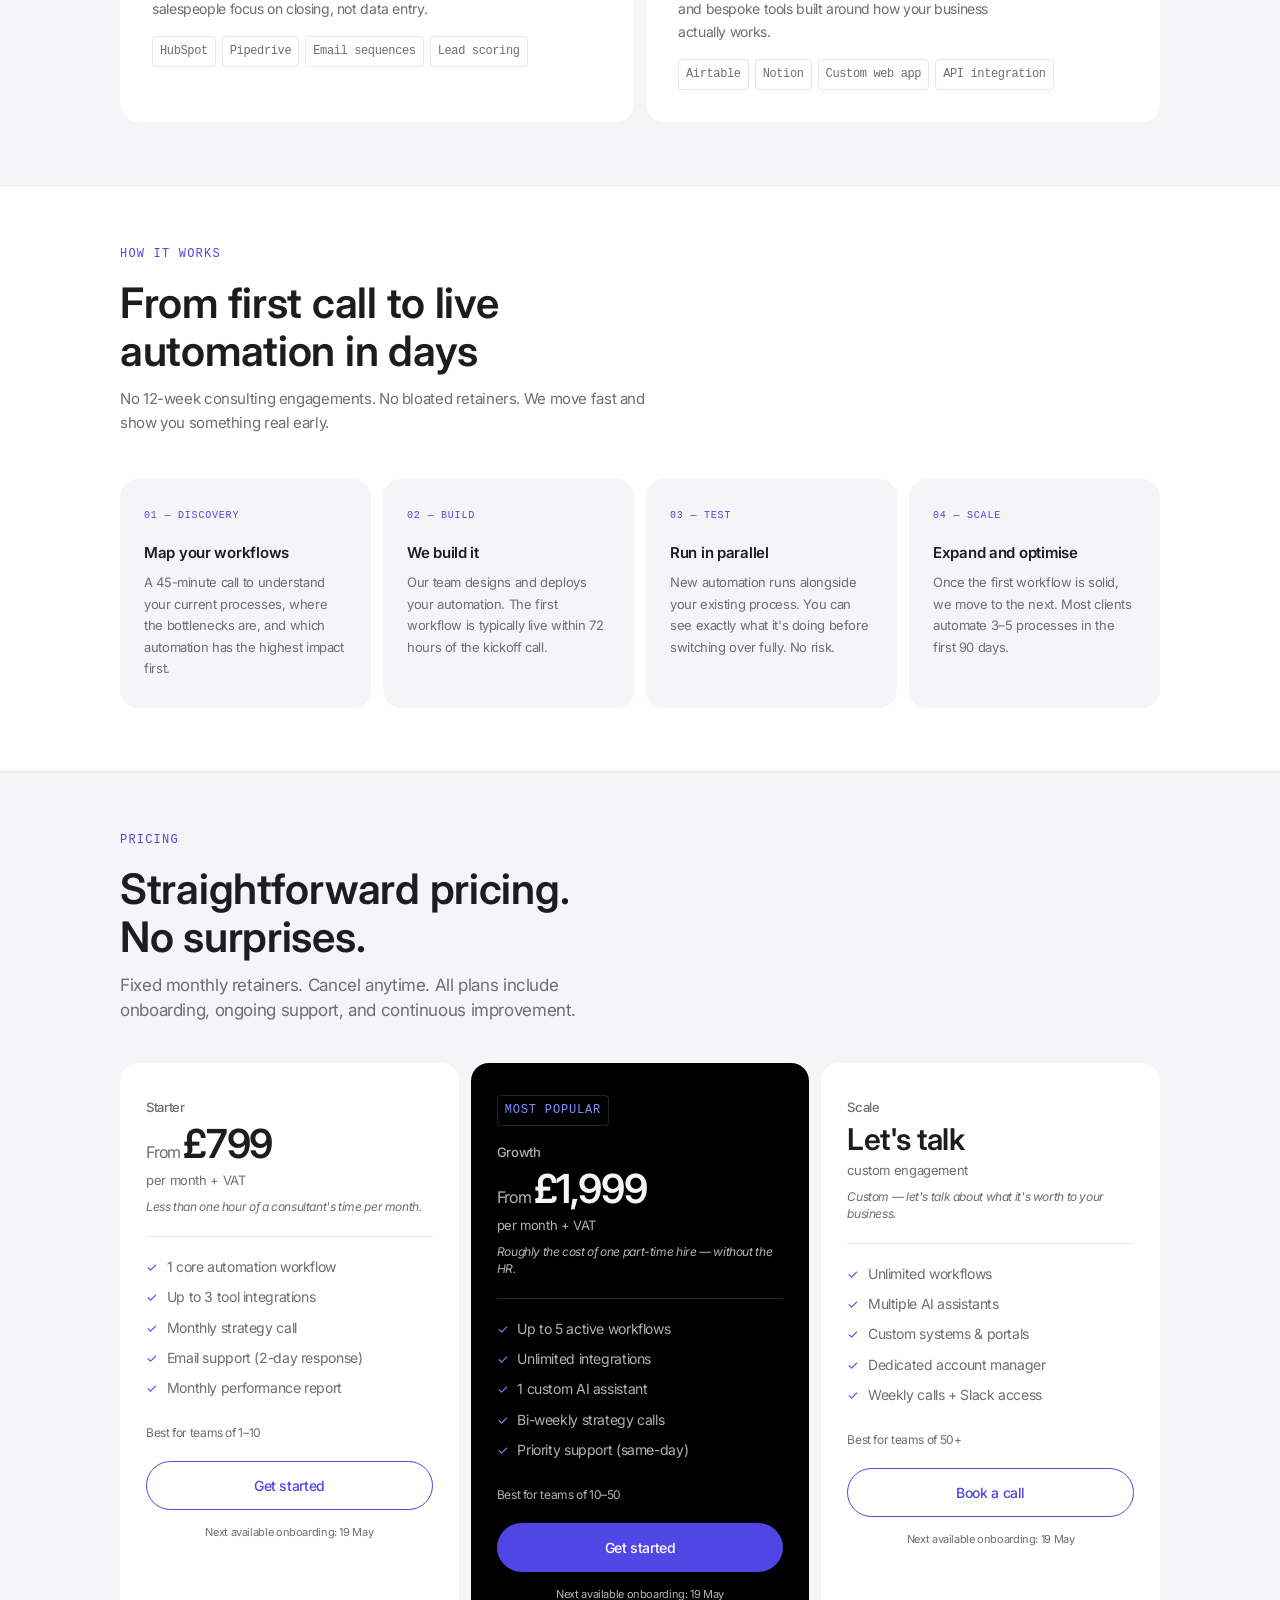
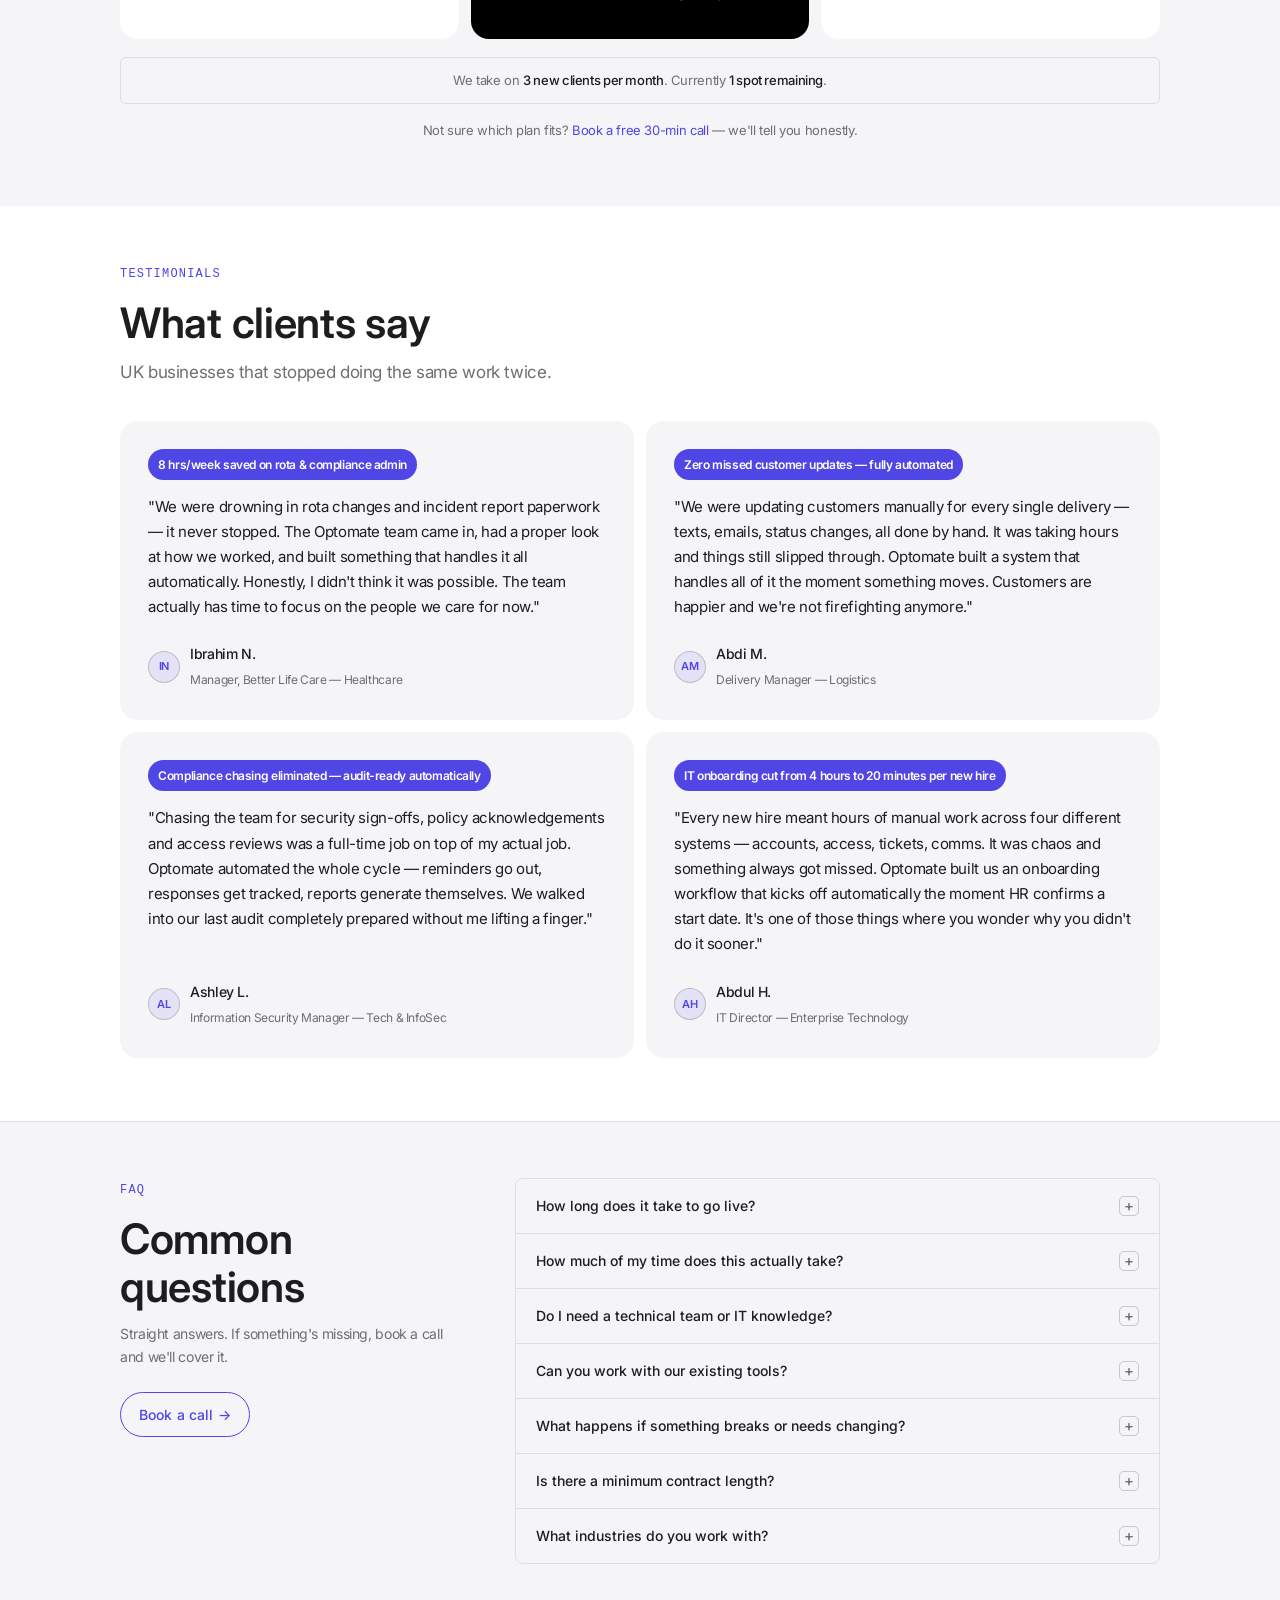
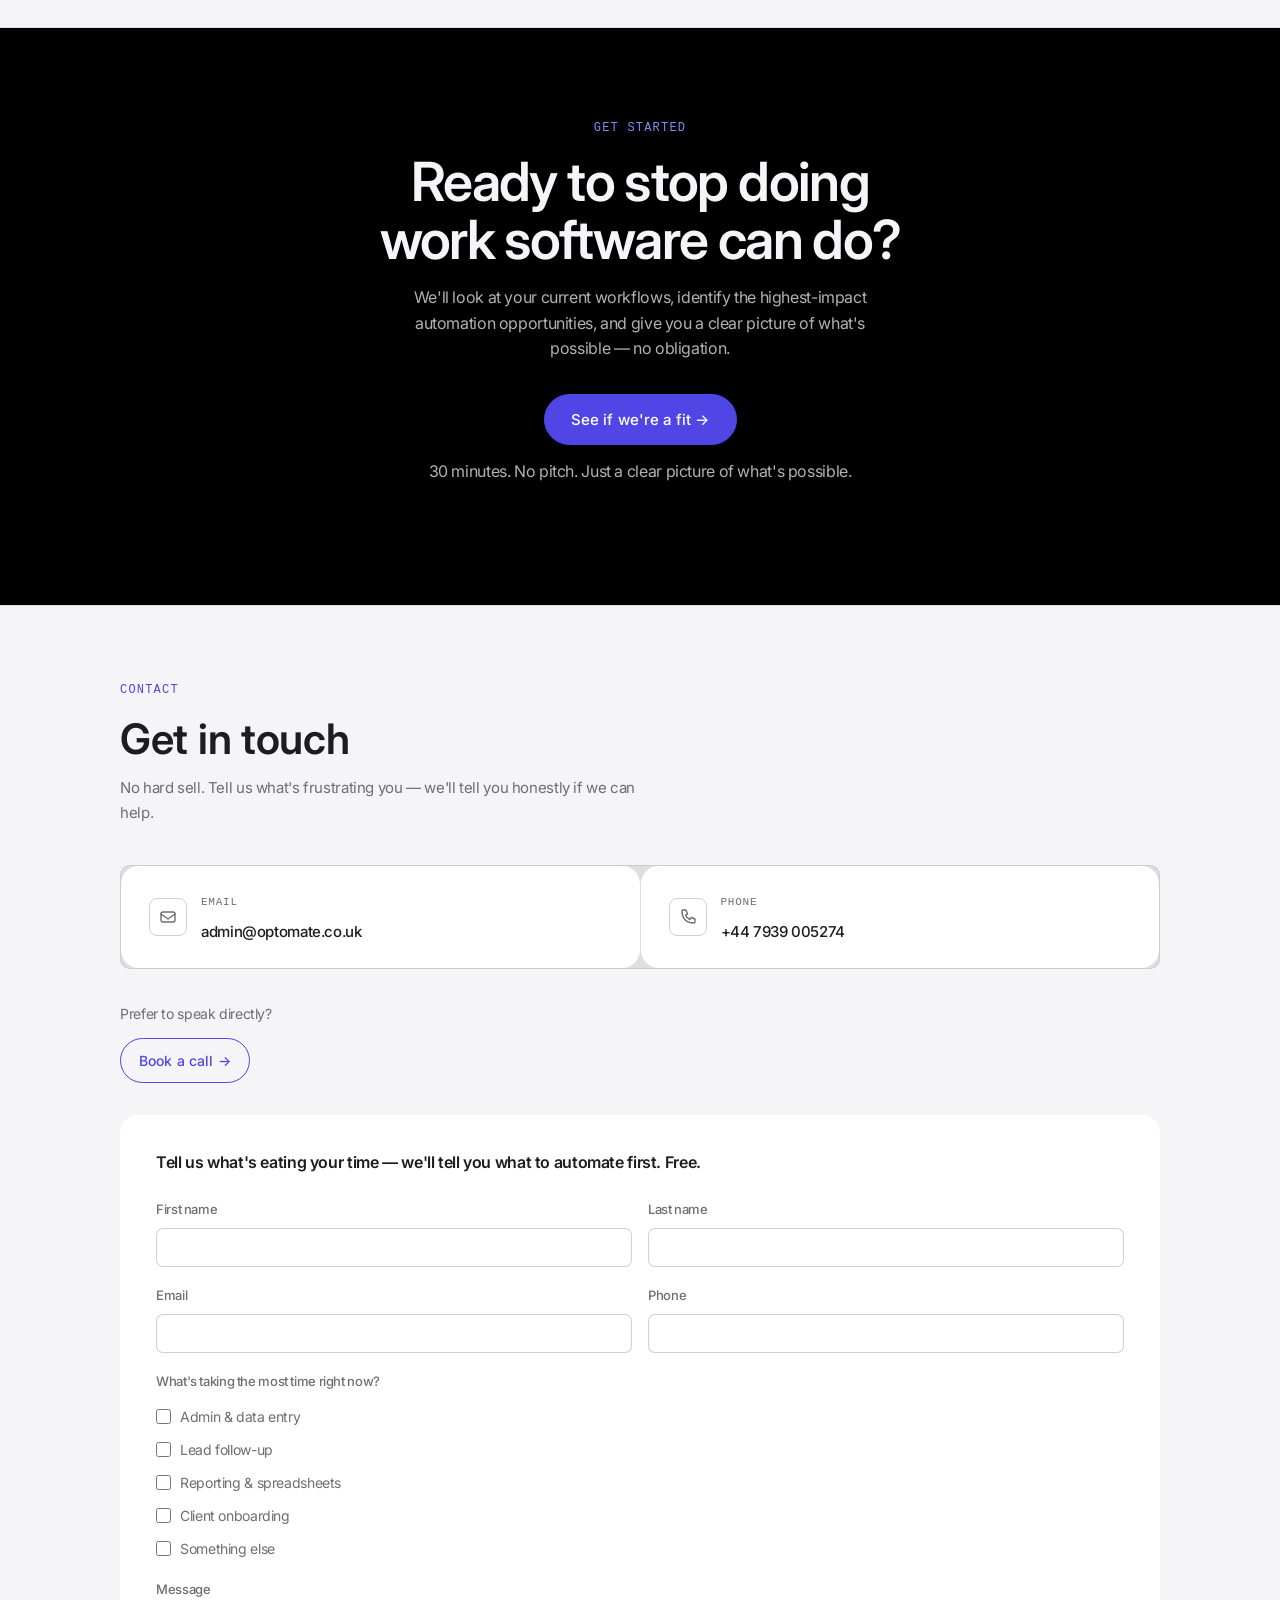
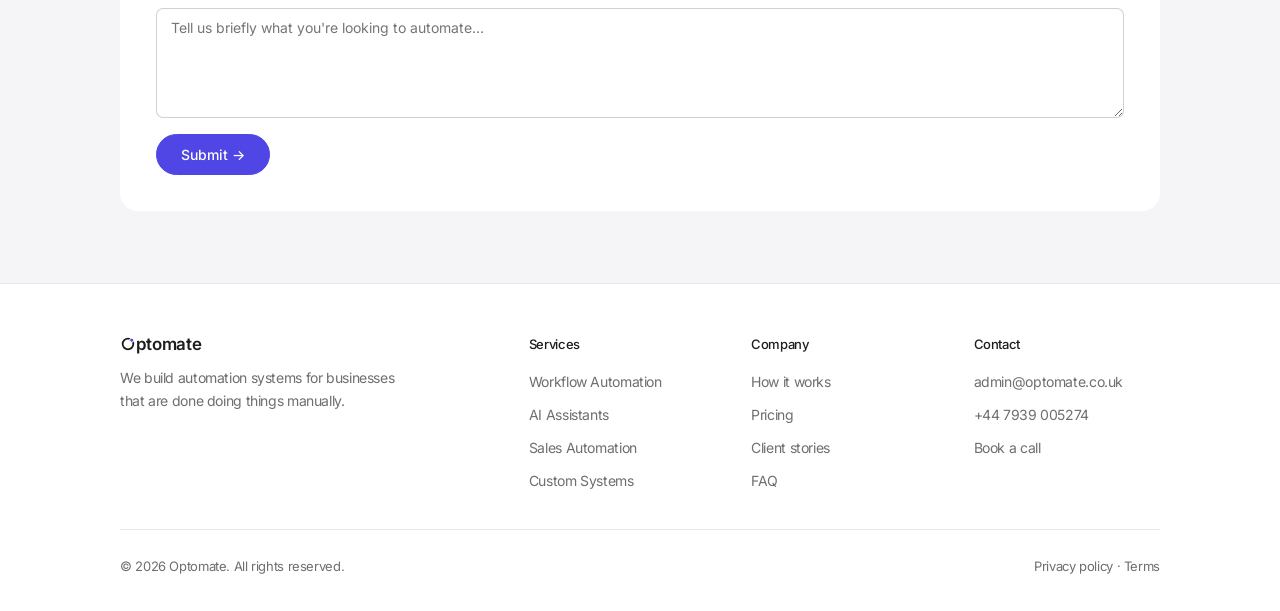
<file: optomate-landing-5.html>
<!doctype html>
<html lang="en">
<head>
  <meta charset="UTF-8">
  <meta name="viewport" content="width=device-width, initial-scale=1.0">
  <title>Optomate — AI Automation for UK SMBs</title>
  <link rel="icon" href="/assets/favicon.svg" type="image/svg+xml">
  <link rel="apple-touch-icon" href="/assets/apple-touch-icon.png">
  <link rel="preconnect" href="https://fonts.googleapis.com">
  <link rel="preconnect" href="https://fonts.gstatic.com" crossorigin>
  <link rel="stylesheet" href="https://fonts.googleapis.com/css2?family=Inter:opsz,wght@14..32,400..600&display=swap">
  <link rel="stylesheet" href="/tokens.css">
  <style>
    *, *::before, *::after { box-sizing: border-box; margin: 0; padding: 0; }

    :root {
      --bg:            var(--c-bg);
      --surface:       var(--c-bg-alt);
      --surface-2:     var(--c-bg-dark);
      --fg:            var(--c-text);
      --muted:         var(--c-text-muted);
      --border:        var(--c-line);
      --border-md:     var(--c-line-strong);
      --accent:        var(--c-accent);
      --accent-hover:  var(--c-accent-hover);
      --accent-dim:    var(--c-accent-soft);
      --accent-border: var(--c-line-strong);
      --accent-label:  var(--c-accent);
      --font-sans: var(--font-text);
      --font-mono: 'SF Mono', ui-monospace, 'JetBrains Mono', Menlo, monospace;
    }

    html { scroll-behavior: smooth; }

    body {
      background: var(--bg);
      color: var(--fg);
      font-family: var(--font-sans);
      font-size: 16px;
      line-height: 1.6;
      -webkit-font-smoothing: antialiased;
      overflow-x: hidden;
    }

    nav {
      position: sticky;
      top: 0;
      z-index: 100;
      background: var(--nav-bg);
      backdrop-filter: var(--nav-blur);
      -webkit-backdrop-filter: var(--nav-blur);
      border-bottom: 1px solid var(--border);
    }
    .nav-inner {
      max-width: 1200px;
      margin: 0 auto;
      padding: 0 24px;
      height: 56px;
      display: flex;
      align-items: center;
      justify-content: space-between;
      gap: 24px;
    }
    .nav-logo {
      font-size: 17px;
      font-weight: 600;
      letter-spacing: -0.02em;
      color: var(--fg);
      text-decoration: none;
      display: flex;
      align-items: center;
      gap: 9px;
      flex-shrink: 0;
    }
    .nav-logo-mark {
      width: 26px;
      height: 26px;
      background: var(--accent);
      border-radius: 6px;
      display: flex;
      align-items: center;
      justify-content: center;
      font-size: 12px;
      font-weight: 700;
      color: var(--c-on-accent);
      flex-shrink: 0;
    }
    .nav-links { display: flex; align-items: center; gap: 28px; list-style: none; }
    .nav-links a { font-size: 14px; color: var(--muted); text-decoration: none; transition: color 0.15s; }
    .nav-links a:hover { color: var(--fg); }
    .nav-cta { display: flex; align-items: center; gap: 12px; flex-shrink: 0; }
    .nav-book { font-size: 14px; color: var(--muted); text-decoration: none; transition: color 0.15s; }
    .nav-book:hover { color: var(--fg); }
    .nav-availability { display: flex; align-items: center; gap: 6px; font-size: 12px; color: var(--muted); white-space: nowrap; }
    .nav-availability-dot { width: 8px; height: 8px; border-radius: 50%; background: var(--c-accent); flex-shrink: 0; }

    .btn {
      display: inline-flex;
      align-items: center;
      gap: 6px;
      padding: 9px 18px;
      border-radius: 7px;
      font-size: 14px;
      font-weight: 500;
      text-decoration: none;
      cursor: pointer;
      transition: all 0.15s;
      border: none;
      font-family: var(--font-sans);
      letter-spacing: 0.01em;
      white-space: nowrap;
    }
    .btn-primary { background: var(--accent); color: var(--c-on-accent); }
    .btn-primary:hover { background: var(--accent-hover); }
    .btn-outline { background: transparent; color: var(--fg); border: 1px solid var(--border-md); }
    .btn-outline:hover { border-color: var(--c-text-muted); background: var(--c-line); }

    .container { max-width: 1200px; margin: 0 auto; padding: 0 24px; }
    section { padding: 72px 0; }

    .section-label {
      font-family: var(--font-mono);
      font-size: 10px;
      color: var(--accent-label);
      text-transform: uppercase;
      letter-spacing: 0.1em;
      margin-bottom: 12px;
    }
    h2 { font-size: clamp(28px, 4vw, 42px); font-weight: 600; letter-spacing: -0.02em; line-height: 1.15; }

    .hero {
      position: relative;
      overflow: hidden;
      padding: 100px 0 72px;
    }
    .hero-video {
      position: absolute;
      top: 0; left: 0;
      width: 100%; height: 100%;
      object-fit: cover;
      z-index: 0;
    }
    .hero-overlay {
      position: absolute;
      top: 0; left: 0;
      width: 100%; height: 100%;
      background: var(--c-bg-dark); opacity: 0.55;
      z-index: 1;
    }
    .hero > .container {
      position: relative;
      z-index: 2;
    }
    .hero-content {
      text-align: center;
      max-width: 800px;
      margin: 0 auto;
    }
    .hero h1 {
      font-size: clamp(40px, 6.5vw, 74px);
      font-weight: 600;
      letter-spacing: -0.035em;
      line-height: 1.04;
      margin-bottom: 22px;
      color: var(--fg);
    }
    .hero-sub {
      font-size: 17px;
      color: var(--muted);
      line-height: 1.62;
      max-width: 560px;
      margin: 0 auto 28px;
    }
    .hero-actions {
      display: flex;
      gap: 10px;
      align-items: center;
      justify-content: center;
      flex-wrap: wrap;
      margin-bottom: 18px;
    }
    .hero-actions .btn { font-size: 15px; padding: 11px 22px; }
    .hero-trust { font-size: 13px; color: var(--muted); margin-bottom: 8px; }
    .hero-trust span { text-decoration: underline; text-decoration-color: var(--c-text-muted); text-underline-offset: 3px; }
    .hero-trust-sub { font-size: 12px; color: var(--c-text-muted); margin-bottom: 32px; line-height: 1.4; }
    .hero-stats {
      display: flex;
      gap: 48px;
      padding-top: 28px;
      border-top: 1px solid var(--c-line);
      justify-content: center;
      flex-wrap: wrap;
    }
    .stat-val { font-size: 28px; font-weight: 600; letter-spacing: -0.025em; }
    .stat-label { font-size: 12px; color: var(--muted); margin-top: 2px; max-width: 160px; line-height: 1.4; }

    .ticker { border-top: 1px solid var(--border); border-bottom: 1px solid var(--border); padding: 10px 0; overflow: hidden; }
    .ticker-track { display: flex; gap: 40px; animation: scroll-ticker 30s linear infinite; white-space: nowrap; }
    .ticker-item { display: inline-flex; align-items: center; gap: 8px; font-size: 13px; color: var(--muted); flex-shrink: 0; }
    .ticker-dot { width: 4px; height: 4px; border-radius: 50%; background: var(--accent); flex-shrink: 0; }
    @keyframes scroll-ticker { from { transform: translateX(0); } to { transform: translateX(-50%); } }

    .powered-strip { padding: 24px 0; border-bottom: 1px solid var(--border); }
    .powered-label { text-align: center; font-size: 11px; color: var(--c-text-muted); font-family: var(--font-mono); letter-spacing: 0.08em; text-transform: uppercase; margin-bottom: 16px; }
    .powered-row { display: flex; align-items: center; justify-content: center; gap: 44px; flex-wrap: wrap; }
    .powered-item { display: flex; align-items: center; gap: 7px; opacity: 0.3; transition: opacity 0.2s; filter: grayscale(1); }
    .powered-item:hover { opacity: 0.55; }
    .powered-icon { width: 18px; height: 18px; flex-shrink: 0; }
    .powered-name { font-size: 13px; font-weight: 500; color: var(--c-text); letter-spacing: -0.01em; }

    .services-grid { display: grid; grid-template-columns: repeat(2, 1fr); gap: 1px; background: var(--border); border: 1px solid var(--border); border-radius: 10px; overflow: hidden; margin-top: 40px; }
    .svc-card { background: var(--surface); padding: 32px; transition: background 0.2s; }
    .svc-card:hover { background: var(--surface-2); }
    .svc-icon { width: 36px; height: 36px; border: 1px solid var(--border-md); border-radius: 7px; display: flex; align-items: center; justify-content: center; margin-bottom: 16px; color: var(--muted); }
    .svc-card h3 { font-size: 16px; font-weight: 600; letter-spacing: -0.01em; margin-bottom: 9px; }
    .svc-card p { font-size: 14px; color: var(--muted); line-height: 1.65; max-width: 360px; }
    .svc-tags { display: flex; flex-wrap: wrap; gap: 6px; margin-top: 16px; }
    .svc-tag { font-size: 11px; font-family: var(--font-mono); color: var(--muted); background: var(--c-line); border: 1px solid var(--border); border-radius: 4px; padding: 2px 7px; white-space: nowrap; }

    .process-section { background: var(--surface); border-top: 1px solid var(--border); border-bottom: 1px solid var(--border); }
    .process-header { max-width: 540px; margin-bottom: 44px; }
    .process-header p { color: var(--muted); margin-top: 12px; font-size: 15px; line-height: 1.6; }
    .process-steps { display: grid; grid-template-columns: repeat(4, 1fr); gap: 1px; background: var(--border); border: 1px solid var(--border); border-radius: 8px; overflow: hidden; }
    .process-step { background: var(--surface); padding: 24px 24px 28px; }
    .process-step:hover { background: var(--surface-2); }
    .step-num { font-family: var(--font-mono); font-size: 10px; color: var(--accent-label); letter-spacing: 0.08em; text-transform: uppercase; margin-bottom: 12px; }
    .process-step h3 { font-size: 15px; font-weight: 600; margin-bottom: 7px; }
    .process-step p { font-size: 13px; color: var(--muted); line-height: 1.65; }

    .pricing-intro { max-width: 520px; margin-bottom: 40px; }
    .pricing-intro p { color: var(--muted); margin-top: 12px; }
    .pricing-grid { display: grid; grid-template-columns: repeat(3, 1fr); gap: 1px; background: var(--border); border: 1px solid var(--border); border-radius: 10px; overflow: hidden; }
    .price-card { background: var(--surface); padding: 32px 26px; }
    .price-card.featured { background: var(--surface-2); }
    .price-badge { display: inline-block; font-size: 10px; font-family: var(--font-mono); text-transform: uppercase; letter-spacing: 0.07em; color: var(--accent); background: var(--accent-dim); border: 1px solid var(--accent-border); border-radius: 4px; padding: 2px 7px; margin-bottom: 14px; }
    .price-tier { font-size: 13px; color: var(--muted); font-weight: 500; margin-bottom: 4px; }
    .price-prefix { font-size: 16px; font-weight: 400; color: var(--muted); }
    .price-amount { font-size: 40px; font-weight: 600; letter-spacing: -0.03em; line-height: 1; margin-bottom: 4px; }
    .price-amount-talk { font-size: 30px; font-weight: 600; letter-spacing: -0.025em; line-height: 1; margin-bottom: 4px; }
    .price-period { font-size: 13px; color: var(--muted); margin-bottom: 6px; }
    .price-reframe { font-size: 12px; color: var(--muted); font-style: italic; margin-bottom: 20px; line-height: 1.4; }
    .price-divider { height: 1px; background: var(--border); margin-bottom: 20px; }
    .price-features { list-style: none; display: flex; flex-direction: column; gap: 10px; margin-bottom: 22px; }
    .price-features li { font-size: 14px; color: var(--muted); display: flex; align-items: flex-start; gap: 9px; line-height: 1.45; }
    .price-features li::before { content: '✓'; color: var(--c-accent); flex-shrink: 0; font-size: 13px; margin-top: 1px; }
    .price-cta { display: block; text-align: center; padding: 11px; border-radius: 7px; font-size: 14px; font-weight: 500; text-decoration: none; transition: all 0.15s; border: 1px solid var(--border-md); color: var(--fg); }
    .price-cta:hover { background: var(--c-line); }
    .price-card.featured .price-cta { background: var(--accent); border-color: transparent; color: var(--c-on-accent); }
    .price-card.featured .price-cta:hover { background: var(--accent-hover); }
    .price-onboarding { text-align: center; font-size: 11px; color: var(--muted); margin-top: 10px; }
    .pricing-urgency { text-align: center; margin-top: 18px; font-size: 13px; color: var(--muted); padding: 10px 16px; border: 1px solid var(--border); border-radius: 6px; background: var(--c-accent-soft); }
    .pricing-urgency strong { color: var(--c-text); font-weight: 500; }
    .pricing-footnote { text-align: center; margin-top: 14px; font-size: 13px; color: var(--muted); }
    .pricing-footnote a { color: var(--accent); text-decoration: none; }
    .pricing-footnote a:hover { text-decoration: underline; }

    .testi-header { margin-bottom: 36px; }
    .testi-header p { color: var(--muted); margin-top: 12px; max-width: 440px; }
    .testi-grid { display: grid; grid-template-columns: repeat(2, 1fr); gap: 1px; background: var(--border); border: 1px solid var(--border); border-radius: 10px; overflow: hidden; }
    .testi-card { background: var(--surface); padding: 28px; display: flex; flex-direction: column; }
    .testi-outcome { display: inline-block; background: var(--accent); color: var(--c-on-accent); font-size: 12px; font-weight: 600; border-radius: 20px; padding: 3px 10px; margin-bottom: 14px; align-self: flex-start; }
    .testi-quote { font-size: 15px; line-height: 1.68; color: var(--c-text); margin-bottom: 22px; flex: 1; }
    .testi-author { display: flex; align-items: center; gap: 10px; }
    .testi-avatar { width: 32px; height: 32px; border-radius: 50%; background: var(--accent-dim); border: 1px solid var(--accent-border); display: flex; align-items: center; justify-content: center; font-size: 11px; font-weight: 600; color: var(--c-link); flex-shrink: 0; }
    .testi-name { font-size: 14px; font-weight: 500; }
    .testi-role { font-size: 12px; color: var(--muted); margin-top: 1px; }

    .faq-section { background: var(--surface); border-top: 1px solid var(--border); border-bottom: 1px solid var(--border); }
    .faq-layout { display: grid; grid-template-columns: 1fr 2fr; gap: 72px; align-items: start; }
    .faq-sidebar h2 { margin-bottom: 12px; }
    .faq-sidebar p { color: var(--muted); font-size: 14px; margin-bottom: 24px; line-height: 1.6; }
    .faq-accordion { border: 1px solid var(--border); border-radius: 8px; overflow: hidden; }
    .faq-item { border-bottom: 1px solid var(--border); }
    .faq-item:last-child { border-bottom: none; }
    .faq-q { width: 100%; background: none; border: none; color: var(--fg); font-family: var(--font-sans); font-size: 14px; font-weight: 500; text-align: left; padding: 17px 20px; cursor: pointer; display: flex; justify-content: space-between; align-items: center; gap: 16px; transition: background 0.15s; }
    .faq-q:hover { background: var(--c-line); }
    .faq-toggle { flex-shrink: 0; width: 20px; height: 20px; border: 1px solid var(--border-md); border-radius: 5px; display: flex; align-items: center; justify-content: center; font-size: 15px; color: var(--muted); transition: all 0.15s; line-height: 1; }
    .faq-item.open .faq-toggle { background: var(--accent-dim); border-color: var(--accent-border); color: var(--c-link); }
    .faq-a { max-height: 0; overflow: hidden; transition: max-height 0.28s ease; }
    .faq-a-inner { padding: 0 20px 16px; font-size: 14px; color: var(--muted); line-height: 1.7; }

    .cta-section { text-align: center; padding: 88px 0; }
    .cta-inner { max-width: 560px; margin: 0 auto; }
    .cta-section h2 { font-size: clamp(30px, 5vw, 54px); letter-spacing: -0.03em; line-height: 1.08; margin-bottom: 16px; }
    .cta-section p { color: var(--muted); font-size: 16px; line-height: 1.6; margin-bottom: 32px; max-width: 480px; margin-left: auto; margin-right: auto; }
    .cta-btns { display: flex; gap: 10px; justify-content: center; flex-wrap: wrap; }
    .cta-btns .btn { font-size: 15px; padding: 12px 26px; }
    .cta-sub { margin-top: 14px; font-size: 13px; color: var(--c-text-muted); }

    .contact-section { padding: 72px 0; border-top: 1px solid var(--border); }
    .contact-header { max-width: 520px; margin-bottom: 40px; }
    .contact-header p { color: var(--muted); margin-top: 12px; font-size: 15px; }
    .contact-cards { display: grid; grid-template-columns: 1fr 1fr; gap: 1px; background: var(--border); border: 1px solid var(--border); border-radius: 10px; overflow: hidden; margin-bottom: 32px; }
    .contact-card { background: var(--surface); padding: 24px 28px; display: flex; align-items: center; gap: 14px; }
    .contact-card:hover { background: var(--surface-2); }
    .contact-card-icon { width: 38px; height: 38px; border: 1px solid var(--border-md); border-radius: 8px; display: flex; align-items: center; justify-content: center; color: var(--muted); flex-shrink: 0; }
    .contact-card-label { font-size: 11px; color: var(--muted); font-family: var(--font-mono); text-transform: uppercase; letter-spacing: 0.07em; margin-bottom: 4px; }
    .contact-card-value { font-size: 15px; font-weight: 500; color: var(--fg); }
    .contact-card-value a { color: var(--fg); text-decoration: none; }
    .contact-card-value a:hover { color: var(--c-link); }
    .contact-book { margin-bottom: 32px; }
    .contact-book p { font-size: 14px; color: var(--muted); margin-bottom: 12px; }
    .contact-form-wrap { background: var(--surface); border: 1px solid var(--border); border-radius: 10px; padding: 36px; }
    .contact-form-title { font-size: 16px; font-weight: 600; margin-bottom: 24px; line-height: 1.4; }
    .form-row { display: grid; grid-template-columns: 1fr 1fr; gap: 16px; }
    .form-group { display: flex; flex-direction: column; gap: 6px; margin-bottom: 16px; }
    .form-group label { font-size: 13px; color: var(--muted); font-weight: 500; }
    .form-group input,
    .form-group textarea {
      background: var(--bg);
      border: 1px solid var(--border-md);
      border-radius: 7px;
      padding: 10px 14px;
      font-size: 14px;
      color: var(--fg);
      font-family: var(--font-sans);
      transition: border-color 0.15s;
      outline: none;
    }
    .form-group input:focus,
    .form-group textarea:focus { border-color: var(--accent); }
    .form-group textarea { min-height: 110px; resize: vertical; }
    .form-checkboxes { margin-bottom: 16px; }
    .form-checkboxes label.group-label { font-size: 13px; color: var(--muted); font-weight: 500; display: block; margin-bottom: 10px; }
    .form-checkbox-options { display: flex; flex-direction: column; gap: 8px; }
    .form-checkbox-item { display: flex; align-items: center; gap: 9px; cursor: pointer; }
    .form-checkbox-item input[type="checkbox"] { width: 15px; height: 15px; accent-color: var(--accent); cursor: pointer; flex-shrink: 0; }
    .form-checkbox-item span { font-size: 14px; color: var(--muted); }
    .form-submit { background: var(--accent); color: var(--c-on-accent); border: none; border-radius: 7px; padding: 11px 24px; font-size: 14px; font-weight: 500; font-family: var(--font-sans); cursor: pointer; transition: background 0.15s; }
    .form-submit:hover { background: var(--accent-hover); }
    .form-success { display: none; background: var(--accent-dim); border: 1px solid var(--accent-border); border-radius: 7px; padding: 16px 20px; font-size: 14px; color: var(--c-link); margin-top: 16px; }

    footer { border-top: 1px solid var(--border); padding: 48px 0 32px; }
    .footer-grid { display: grid; grid-template-columns: 2fr 1fr 1fr 1fr; gap: 36px; margin-bottom: 36px; }
    .footer-brand-desc { font-size: 14px; color: var(--muted); margin-top: 10px; max-width: 280px; line-height: 1.6; }
    .footer-col h4 { font-size: 13px; font-weight: 500; margin-bottom: 12px; }
    .footer-links { list-style: none; display: flex; flex-direction: column; gap: 8px; }
    .footer-links a { font-size: 14px; color: var(--muted); text-decoration: none; transition: color 0.15s; }
    .footer-links a:hover { color: var(--fg); }
    .footer-bottom { display: flex; justify-content: space-between; align-items: center; padding-top: 24px; border-top: 1px solid var(--border); gap: 16px; flex-wrap: wrap; }
    .footer-bottom p { font-size: 13px; color: var(--muted); }

    .fade-in { opacity: 0; transform: translateY(16px); transition: opacity 0.44s ease, transform 0.44s ease; }
    .fade-in.visible { opacity: 1; transform: translateY(0); }
    .fade-in.delay-1 { transition-delay: 0.08s; }
    .fade-in.delay-2 { transition-delay: 0.16s; }

    @media (max-width: 1024px) {
      .services-grid { grid-template-columns: 1fr; }
      .pricing-grid { grid-template-columns: 1fr; }
      .testi-grid { grid-template-columns: 1fr; }
      .process-steps { grid-template-columns: repeat(2, 1fr); }
      .footer-grid { grid-template-columns: 1fr 1fr; }
      .nav-availability { display: none; }
    }
    @media (max-width: 800px) {
      .faq-layout { grid-template-columns: 1fr; gap: 36px; }
      .contact-cards { grid-template-columns: 1fr; }
    }
    @media (max-width: 768px) {
      section { padding: 52px 0; }
      .hero { padding: 72px 0 56px; }
      .nav-links { display: none; }
      .nav-book { display: none; }
      .nav-availability { display: none; }
      .hero-stats { gap: 24px; }
      .process-steps { grid-template-columns: 1fr; }
      .form-row { grid-template-columns: 1fr; }
      .contact-form-wrap { padding: 24px; }
    }
    @media (max-width: 480px) {
      .footer-grid { grid-template-columns: 1fr; }
      .hero h1 { font-size: 36px; }
    }

    /* ─── Optomate tokens: nav, buttons, tiles, hero (match index.html) ─── */
    body { font-family: var(--font-text); font-size: var(--fs-body); line-height: var(--lh-body); letter-spacing: var(--ls-body); background: var(--c-bg); color: var(--c-text); }
    h1, h2, h3 { font-family: var(--font-display); font-weight: 600; letter-spacing: var(--ls-hero); }
    .container { max-width: calc(var(--content-max) + 64px); }
    section { padding: var(--section-pad); background: var(--c-bg); }
    body > section:nth-of-type(odd) { background: var(--c-bg); }
    body > section:nth-of-type(even) { background: var(--c-bg-alt); }
    nav { position: sticky; top: 0; height: var(--nav-height); background: var(--nav-bg); backdrop-filter: var(--nav-blur); -webkit-backdrop-filter: var(--nav-blur); border-bottom: 1px solid var(--c-line); }
    .nav-inner { height: 100%; max-width: var(--content-max); margin: 0 auto; padding-top: 0; padding-bottom: 0; }
    .nav-links a, .nav-book { font-size: var(--fs-micro); }
    .btn, .price-cta, .form-submit { border-radius: var(--radius-pill); }
    .btn-primary, .form-submit, .price-card.featured .price-cta { background: var(--c-accent); color: var(--c-on-accent); border: 1px solid var(--c-accent); }
    .btn-primary:hover, .form-submit:hover, .price-card.featured .price-cta:hover { background: var(--c-accent-hover); border-color: var(--c-accent-hover); }
    .btn-outline, .price-cta { background: transparent; color: var(--c-link); border: 1px solid var(--c-link); }
    .btn-outline:hover, .price-cta:hover { background: var(--c-accent-soft); border-color: var(--c-link); }
    .svc-card, .process-step, .price-card, .testi-card, .contact-card, .contact-form-wrap { background: var(--c-bg-alt); border: 0; box-shadow: none; border-radius: var(--radius-lg); }
    body > section:nth-of-type(even) .svc-card, body > section:nth-of-type(even) .process-step,
    body > section:nth-of-type(even) .price-card:not(.featured), body > section:nth-of-type(even) .testi-card,
    body > section:nth-of-type(even) .contact-card, body > section:nth-of-type(even) .contact-form-wrap { background: var(--c-bg); }
    .price-card.featured { background: var(--c-bg-dark); color: var(--c-text-on-dark); }
    .price-card.featured .price-tier, .price-card.featured .price-prefix, .price-card.featured .price-period,
    .price-card.featured .price-reframe, .price-card.featured .price-features li, .price-card.featured .price-onboarding { color: var(--c-on-dark-muted); }
    .price-card.featured .price-amount, .price-card.featured .price-amount-talk { color: var(--c-text-on-dark); }
    .price-card.featured .price-divider { background: var(--c-on-dark-line); border-color: var(--c-on-dark-line); }
    .price-card.featured .price-features li::before { color: var(--c-link-on-dark); }
    .hero h1 { font-size: var(--fs-hero); line-height: var(--lh-hero); letter-spacing: var(--ls-hero); font-weight: 600; }
    .hero-sub { font-size: var(--fs-body); }
    .hero-glow { display: none; }
    .tool-logo, .powered-item { opacity: 1; filter: none; color: var(--c-text); }
    .section-label { color: var(--c-accent); }
    body > section.cta-section { background: var(--c-bg-dark); color: var(--c-text-on-dark); }
    .cta-section h2 { color: var(--c-text-on-dark); }
    .cta-section p, .cta-section .cta-sub { color: var(--c-on-dark-muted); }
    .cta-section .btn-outline { color: var(--c-link-on-dark); border-color: var(--c-link-on-dark); }
    .cta-section a:not(.btn) { color: var(--c-link-on-dark); }
    .price-card.featured .price-badge { color: var(--c-link-on-dark); background: transparent; border-color: var(--c-on-dark-line); }
    .price-card.featured p[style] { color: var(--c-on-dark-muted) !important; }
    .cta-section .section-label { color: var(--c-link-on-dark); }
    .pricing-urgency, .svc-tag { background: transparent; }
    .price-badge, .section-label, .svc-tag { font-size: var(--fs-micro); }
    .services-grid, .process-steps, .pricing-grid, .testi-grid { gap: var(--tile-gap); background: transparent; border: 0; overflow: visible; }
    .hero-inner { max-width: 780px; margin: 0 auto; text-align: center; }
    .hero-inner .hero-sub { margin-left: auto; margin-right: auto; }
    .hero-inner .hero-actions, .hero-stats { justify-content: center; }
    .hero-stats { text-align: center; }
    @media (max-width: 734px) { .hero h1 { font-size: var(--fs-h3); line-height: var(--lh-h3); } }
    .hero:has(.hero-video) h1, .hero:has(.hero-video) .hero-word { color: var(--c-text-on-dark); }
    .hero:has(.hero-video) .hero-sub, .hero:has(.hero-video) .hero-trust, .hero:has(.hero-video) .hero-trust-sub,
    .hero:has(.hero-video) .stat-label { color: var(--c-on-dark-muted); }
    .hero:has(.hero-video) .stat-val { color: var(--c-text-on-dark); }
    .hero:has(.hero-video) .btn-outline { color: var(--c-link-on-dark); border-color: var(--c-link-on-dark); }

    /* ─── Integrated logo: mark replaces the "O" ─── */
    .logo { display: inline-flex; align-items: baseline; gap: 0; font-family: var(--font-text); font-size: var(--fs-body); font-weight: 600; letter-spacing: -0.02em; line-height: 1; color: var(--c-text); text-decoration: none; }
    .logo-mark { flex: none; width: 0.94em; height: 0.94em; position: relative; top: calc(0.94em * 0.11); margin-right: -0.02em; }
  </style>
</head>
<body>

<nav>
  <div class="nav-inner">
    <a class="logo nav-logo" href="/" aria-label="Optomate"><svg class="logo-mark" viewBox="0 0 48 48" aria-hidden="true"><circle cx="24" cy="24" r="16" fill="none" stroke="#1d1d1f" stroke-width="5.5"/><circle cx="35.3" cy="12.7" r="6" fill="#4f46e5" stroke="#f5f5f7" stroke-width="3"/></svg><span aria-hidden="true">ptomate</span></a>
    <ul class="nav-links">
      <li><a href="#services">Services</a></li>
      <li><a href="#process">How it works</a></li>
      <li><a href="#pricing">Pricing</a></li>
      <li><a href="#faq">FAQ</a></li>
    </ul>
    <div class="nav-cta">
      <div class="nav-availability">
        <span class="nav-availability-dot"></span>
        2 spots open this month
      </div>
      <a href="#contact" class="nav-book">Book a call</a>
      <a href="https://calendar.app.google/6qkxdLDFYkce58QX7" target="_blank" rel="noopener" class="btn btn-primary">See if we're a fit →</a>
    </div>
  </div>
</nav>

<section class="hero">
  <video class="hero-video" autoplay loop muted playsinline>
    <source src="moz33xcm-b_f_a_c_bc_f_efc_da_video_mp_.mp4" type="video/mp4">
  </video>
  <div class="hero-overlay"></div>
  <div class="container">
    <div class="hero-content">
      <h1>Stop Losing Hours<br>to Work Software<br>Should Handle.</h1>
      <p class="hero-sub">We build automation systems for businesses that are done doing things manually.</p>
      <div class="hero-actions">
        <a href="https://calendar.app.google/6qkxdLDFYkce58QX7" target="_blank" rel="noopener" class="btn btn-primary">See if we're a fit →</a>
        <a href="#process" class="btn btn-outline">See how it works</a>
      </div>
      <p class="hero-trust">Trusted by <span>40+ UK businesses</span></p>
      <p class="hero-trust-sub">Used by law firms, contractors, e-commerce brands and accountancy practices across the UK and US.</p>
      <div class="hero-stats">
        <div>
          <div class="stat-val">72hrs</div>
          <div class="stat-label">Typical time to first live workflow</div>
        </div>
        <div>
          <div class="stat-val">150+</div>
          <div class="stat-label">Workflows automated to date</div>
        </div>
      </div>
    </div>
  </div>
</section>

<div class="ticker">
  <div class="ticker-track">
    <span class="ticker-item"><span class="ticker-dot"></span>Invoice processing</span>
    <span class="ticker-item"><span class="ticker-dot"></span>Lead follow-up sequences</span>
    <span class="ticker-item"><span class="ticker-dot"></span>CRM data entry</span>
    <span class="ticker-item"><span class="ticker-dot"></span>Client onboarding</span>
    <span class="ticker-item"><span class="ticker-dot"></span>Appointment scheduling</span>
    <span class="ticker-item"><span class="ticker-dot"></span>Quote generation</span>
    <span class="ticker-item"><span class="ticker-dot"></span>Inventory updates</span>
    <span class="ticker-item"><span class="ticker-dot"></span>Report compilation</span>
    <span class="ticker-item"><span class="ticker-dot"></span>Support ticket triage</span>
    <span class="ticker-item"><span class="ticker-dot"></span>Contract management</span>
    <span class="ticker-item"><span class="ticker-dot"></span>Invoice processing</span>
    <span class="ticker-item"><span class="ticker-dot"></span>Lead follow-up sequences</span>
    <span class="ticker-item"><span class="ticker-dot"></span>CRM data entry</span>
    <span class="ticker-item"><span class="ticker-dot"></span>Client onboarding</span>
    <span class="ticker-item"><span class="ticker-dot"></span>Appointment scheduling</span>
    <span class="ticker-item"><span class="ticker-dot"></span>Quote generation</span>
    <span class="ticker-item"><span class="ticker-dot"></span>Inventory updates</span>
    <span class="ticker-item"><span class="ticker-dot"></span>Report compilation</span>
    <span class="ticker-item"><span class="ticker-dot"></span>Support ticket triage</span>
    <span class="ticker-item"><span class="ticker-dot"></span>Contract management</span>
  </div>
</div>

<div class="powered-strip">
  <div class="container">
    <p class="powered-label">Powered by</p>
    <div class="powered-row">
      <div class="powered-item">
        <svg class="powered-icon" viewBox="0 0 18 18" fill="none">
          <path d="M9 2C5.13 2 2 5.13 2 9s3.13 7 7 7 7-3.13 7-7-3.13-7-7-7zm0 12.5c-3.03 0-5.5-2.47-5.5-5.5S5.97 3.5 9 3.5s5.5 2.47 5.5 5.5-2.47 5.5-5.5 5.5z" fill="currentColor"/>
          <circle cx="9" cy="9" r="2.5" fill="currentColor"/>
        </svg>
        <span class="powered-name">Claude</span>
      </div>
      <div class="powered-item">
        <svg class="powered-icon" viewBox="0 0 18 18" fill="none">
          <rect x="2" y="2" width="14" height="14" rx="3" stroke="currentColor" stroke-width="1.4"/>
          <path d="M5.5 9h7M9 5.5v7" stroke="currentColor" stroke-width="1.4" stroke-linecap="round"/>
        </svg>
        <span class="powered-name">ChatGPT</span>
      </div>
      <div class="powered-item">
        <svg class="powered-icon" viewBox="0 0 18 18" fill="none">
          <polygon points="9,2 16,14 2,14" stroke="currentColor" stroke-width="1.4" stroke-linejoin="round" fill="none"/>
          <circle cx="9" cy="11" r="1.5" fill="currentColor"/>
        </svg>
        <span class="powered-name">Gemini</span>
      </div>
    </div>
  </div>
</div>

<section id="services">
  <div class="container">
    <div class="section-label fade-in">Services</div>
    <h2 class="fade-in delay-1">If you've ever thought 'there must be a better way to do this' — there is.</h2>
    <div class="services-grid fade-in delay-2">
      <div class="svc-card">
        <div class="svc-icon"><svg width="16" height="16" fill="none" viewBox="0 0 16 16"><path d="M8 1v3M8 12v3M1 8h3M12 8h3M3.05 3.05l2.12 2.12M10.83 10.83l2.12 2.12M3.05 12.95l2.12-2.12M10.83 5.17l2.12-2.12" stroke="currentColor" stroke-width="1.4" stroke-linecap="round"/></svg></div>
        <h3>Workflow Automation</h3>
        <p>Connect your existing tools and eliminate the manual steps in between. From invoice processing to client onboarding — if it's repeatable, we automate it.</p>
        <div class="svc-tags">
          <span class="svc-tag">Zapier</span><span class="svc-tag">Make</span><span class="svc-tag">n8n</span><span class="svc-tag">Custom API</span><span class="svc-tag">Webhooks</span>
        </div>
      </div>
      <div class="svc-card">
        <div class="svc-icon"><svg width="16" height="16" fill="none" viewBox="0 0 16 16"><rect x="1" y="1" width="14" height="14" rx="3" stroke="currentColor" stroke-width="1.4"/><path d="M5 8h6M8 5v6" stroke="currentColor" stroke-width="1.4" stroke-linecap="round"/></svg></div>
        <h3>AI Assistants</h3>
        <p>Custom-built AI automated systems trained on your business — for your team or your clients. They answer questions, process requests, draft documents, and take action in your systems.</p>
        <div class="svc-tags">
          <span class="svc-tag">GPT-4o</span><span class="svc-tag">Claude</span><span class="svc-tag">RAG</span><span class="svc-tag">Custom fine-tune</span>
        </div>
      </div>
      <div class="svc-card">
        <div class="svc-icon"><svg width="16" height="16" fill="none" viewBox="0 0 16 16"><path d="M2 12L7 7l3 3 4-6" stroke="currentColor" stroke-width="1.4" stroke-linecap="round" stroke-linejoin="round"/></svg></div>
        <h3>Sales Automation</h3>
        <p>Your CRM updates itself. Leads are scored and routed automatically. Follow-ups go out on time, every time. Your salespeople focus on closing, not data entry.</p>
        <div class="svc-tags">
          <span class="svc-tag">HubSpot</span><span class="svc-tag">Pipedrive</span><span class="svc-tag">Email sequences</span><span class="svc-tag">Lead scoring</span>
        </div>
      </div>
      <div class="svc-card">
        <div class="svc-icon"><svg width="16" height="16" fill="none" viewBox="0 0 16 16"><rect x="1" y="1" width="6" height="6" rx="1.5" stroke="currentColor" stroke-width="1.4"/><rect x="9" y="1" width="6" height="6" rx="1.5" stroke="currentColor" stroke-width="1.4"/><rect x="1" y="9" width="6" height="6" rx="1.5" stroke="currentColor" stroke-width="1.4"/><rect x="9" y="9" width="6" height="6" rx="1.5" stroke="currentColor" stroke-width="1.4"/></svg></div>
        <h3>Custom Systems</h3>
        <p>When off-the-shelf tools don't fit your process, we build something that does. Internal dashboards, client portals, and bespoke tools built around how your business actually works.</p>
        <div class="svc-tags">
          <span class="svc-tag">Airtable</span><span class="svc-tag">Notion</span><span class="svc-tag">Custom web app</span><span class="svc-tag">API integration</span>
        </div>
      </div>
    </div>
  </div>
</section>

<section id="process" class="process-section">
  <div class="container">
    <div class="process-header fade-in">
      <div class="section-label">How it works</div>
      <h2>From first call to live<br>automation in days</h2>
      <p>No 12-week consulting engagements. No bloated retainers. We move fast and show you something real early.</p>
    </div>
    <div class="process-steps fade-in delay-1">
      <div class="process-step">
        <div class="step-num">01 — Discovery</div>
        <h3>Map your workflows</h3>
        <p>A 45-minute call to understand your current processes, where the bottlenecks are, and which automation has the highest impact first.</p>
      </div>
      <div class="process-step">
        <div class="step-num">02 — Build</div>
        <h3>We build it</h3>
        <p>Our team designs and deploys your automation. The first workflow is typically live within 72 hours of the kickoff call.</p>
      </div>
      <div class="process-step">
        <div class="step-num">03 — Test</div>
        <h3>Run in parallel</h3>
        <p>New automation runs alongside your existing process. You can see exactly what it's doing before switching over fully. No risk.</p>
      </div>
      <div class="process-step">
        <div class="step-num">04 — Scale</div>
        <h3>Expand and optimise</h3>
        <p>Once the first workflow is solid, we move to the next. Most clients automate 3–5 processes in the first 90 days.</p>
      </div>
    </div>
  </div>
</section>

<section id="pricing">
  <div class="container">
    <div class="pricing-intro fade-in">
      <div class="section-label">Pricing</div>
      <h2>Straightforward pricing.<br>No surprises.</h2>
      <p>Fixed monthly retainers. Cancel anytime. All plans include onboarding, ongoing support, and continuous improvement.</p>
    </div>
    <div class="pricing-grid fade-in delay-1">
      <div class="price-card">
        <div class="price-tier">Starter</div>
        <div class="price-amount"><span class="price-prefix">From </span>£799</div>
        <div class="price-period">per month + VAT</div>
        <p class="price-reframe">Less than one hour of a consultant's time per month.</p>
        <div class="price-divider"></div>
        <ul class="price-features">
          <li>1 core automation workflow</li>
          <li>Up to 3 tool integrations</li>
          <li>Monthly strategy call</li>
          <li>Email support (2-day response)</li>
          <li>Monthly performance report</li>
        </ul>
        <p style="font-size:12px;color:var(--muted);margin-bottom:16px;">Best for teams of 1–10</p>
        <a href="https://calendar.app.google/6qkxdLDFYkce58QX7" target="_blank" rel="noopener" class="price-cta">Get started</a>
        <p class="price-onboarding">Next available onboarding: 19 May</p>
      </div>
      <div class="price-card featured">
        <div class="price-badge">Most popular</div>
        <div class="price-tier">Growth</div>
        <div class="price-amount"><span class="price-prefix">From </span>£1,999</div>
        <div class="price-period">per month + VAT</div>
        <p class="price-reframe">Roughly the cost of one part-time hire — without the HR.</p>
        <div class="price-divider"></div>
        <ul class="price-features">
          <li>Up to 5 active workflows</li>
          <li>Unlimited integrations</li>
          <li>1 custom AI assistant</li>
          <li>Bi-weekly strategy calls</li>
          <li>Priority support (same-day)</li>
        </ul>
        <p style="font-size:12px;color:var(--muted);margin-bottom:16px;">Best for teams of 10–50</p>
        <a href="https://calendar.app.google/6qkxdLDFYkce58QX7" target="_blank" rel="noopener" class="price-cta">Get started</a>
        <p class="price-onboarding">Next available onboarding: 19 May</p>
      </div>
      <div class="price-card">
        <div class="price-tier">Scale</div>
        <div class="price-amount-talk">Let's talk</div>
        <div class="price-period">custom engagement</div>
        <p class="price-reframe">Custom — let's talk about what it's worth to your business.</p>
        <div class="price-divider"></div>
        <ul class="price-features">
          <li>Unlimited workflows</li>
          <li>Multiple AI assistants</li>
          <li>Custom systems &amp; portals</li>
          <li>Dedicated account manager</li>
          <li>Weekly calls + Slack access</li>
        </ul>
        <p style="font-size:12px;color:var(--muted);margin-bottom:16px;">Best for teams of 50+</p>
        <a href="#contact" class="price-cta">Book a call</a>
        <p class="price-onboarding">Next available onboarding: 19 May</p>
      </div>
    </div>
    <div class="pricing-urgency fade-in delay-2">
      We take on <strong>3 new clients per month</strong>. Currently <strong>1 spot remaining</strong>.
    </div>
    <p class="pricing-footnote">Not sure which plan fits? <a href="#contact">Book a free 30-min call</a> — we'll tell you honestly.</p>
  </div>
</section>

<section id="testimonials">
  <div class="container">
    <div class="testi-header fade-in">
      <div class="section-label">Testimonials</div>
      <h2>What clients say</h2>
      <p>UK businesses that stopped doing the same work twice.</p>
    </div>
    <div class="testi-grid fade-in delay-1">
      <div class="testi-card">
        <span class="testi-outcome">8 hrs/week saved on rota &amp; compliance admin</span>
        <p class="testi-quote">"We were drowning in rota changes and incident report paperwork — it never stopped. The Optomate team came in, had a proper look at how we worked, and built something that handles it all automatically. Honestly, I didn't think it was possible. The team actually has time to focus on the people we care for now."</p>
        <div class="testi-author">
          <div class="testi-avatar">IN</div>
          <div><div class="testi-name">Ibrahim N.</div><div class="testi-role">Manager, Better Life Care — Healthcare</div></div>
        </div>
      </div>
      <div class="testi-card">
        <span class="testi-outcome">Zero missed customer updates — fully automated</span>
        <p class="testi-quote">"We were updating customers manually for every single delivery — texts, emails, status changes, all done by hand. It was taking hours and things still slipped through. Optomate built a system that handles all of it the moment something moves. Customers are happier and we're not firefighting anymore."</p>
        <div class="testi-author">
          <div class="testi-avatar">AM</div>
          <div><div class="testi-name">Abdi M.</div><div class="testi-role">Delivery Manager — Logistics</div></div>
        </div>
      </div>
      <div class="testi-card">
        <span class="testi-outcome">Compliance chasing eliminated — audit-ready automatically</span>
        <p class="testi-quote">"Chasing the team for security sign-offs, policy acknowledgements and access reviews was a full-time job on top of my actual job. Optomate automated the whole cycle — reminders go out, responses get tracked, reports generate themselves. We walked into our last audit completely prepared without me lifting a finger."</p>
        <div class="testi-author">
          <div class="testi-avatar">AL</div>
          <div><div class="testi-name">Ashley L.</div><div class="testi-role">Information Security Manager — Tech &amp; InfoSec</div></div>
        </div>
      </div>
      <div class="testi-card">
        <span class="testi-outcome">IT onboarding cut from 4 hours to 20 minutes per new hire</span>
        <p class="testi-quote">"Every new hire meant hours of manual work across four different systems — accounts, access, tickets, comms. It was chaos and something always got missed. Optomate built us an onboarding workflow that kicks off automatically the moment HR confirms a start date. It's one of those things where you wonder why you didn't do it sooner."</p>
        <div class="testi-author">
          <div class="testi-avatar">AH</div>
          <div><div class="testi-name">Abdul H.</div><div class="testi-role">IT Director — Enterprise Technology</div></div>
        </div>
      </div>
    </div>
  </div>
</section>

<section id="faq" class="faq-section">
  <div class="container">
    <div class="faq-layout fade-in">
      <div class="faq-sidebar">
        <div class="section-label">FAQ</div>
        <h2>Common questions</h2>
        <p>Straight answers. If something's missing, book a call and we'll cover it.</p>
        <a href="#contact" class="btn btn-outline">Book a call →</a>
      </div>
      <div class="faq-accordion">
        <div class="faq-item">
          <button class="faq-q" onclick="toggleFaq(this)">How long does it take to go live?<span class="faq-toggle">+</span></button>
          <div class="faq-a"><div class="faq-a-inner">For most clients, the first automated workflow is live within 72 hours of our discovery call. More complex multi-system automations typically take one to two weeks. We'll give you a clear timeline before we start.</div></div>
        </div>
        <div class="faq-item">
          <button class="faq-q" onclick="toggleFaq(this)">How much of my time does this actually take?<span class="faq-toggle">+</span></button>
          <div class="faq-a"><div class="faq-a-inner">You give us 45 minutes upfront to walk us through how your business works. After that, we handle everything. Most clients spend less than 30 minutes a month reviewing results.</div></div>
        </div>
        <div class="faq-item">
          <button class="faq-q" onclick="toggleFaq(this)">Do I need a technical team or IT knowledge?<span class="faq-toggle">+</span></button>
          <div class="faq-a"><div class="faq-a-inner">No. We handle everything technical. You describe how your business works; we design and build the automation. The majority of our clients have no in-house tech team — that's precisely why they work with us.</div></div>
        </div>
        <div class="faq-item">
          <button class="faq-q" onclick="toggleFaq(this)">Can you work with our existing tools?<span class="faq-toggle">+</span></button>
          <div class="faq-a"><div class="faq-a-inner">Almost certainly. We integrate with over 200 platforms — HubSpot, Xero, Salesforce, Shopify, Airtable, Google Workspace, Microsoft 365, and hundreds more. If you use something unusual, we'll check before we commit.</div></div>
        </div>
        <div class="faq-item">
          <button class="faq-q" onclick="toggleFaq(this)">What happens if something breaks or needs changing?<span class="faq-toggle">+</span></button>
          <div class="faq-a"><div class="faq-a-inner">We monitor all active automations and fix issues as part of your retainer. If a connected tool updates its API or a workflow stops behaving correctly, we handle it — no extra charge. You're not on your own once it's built.</div></div>
        </div>
        <div class="faq-item">
          <button class="faq-q" onclick="toggleFaq(this)">Is there a minimum contract length?<span class="faq-toggle">+</span></button>
          <div class="faq-a"><div class="faq-a-inner">No minimum contract. We work month-to-month. In practice, clients stay because the automation is genuinely saving them time — not because they're locked in. We'd rather earn your business every month.</div></div>
        </div>
        <div class="faq-item">
          <button class="faq-q" onclick="toggleFaq(this)">What industries do you work with?<span class="faq-toggle">+</span></button>
          <div class="faq-a"><div class="faq-a-inner">Primarily UK SMBs in professional services (law, finance, consulting, recruitment), e-commerce, and trades (construction, electrical, property). If you run a business with repetitive admin or operational processes, we can almost certainly help.</div></div>
        </div>
      </div>
    </div>
  </div>
</section>

<section class="cta-section">
  <div class="container">
    <div class="cta-inner fade-in">
      <div class="section-label">Get started</div>
      <h2>Ready to stop doing<br>work software can do?</h2>
      <p>We'll look at your current workflows, identify the highest-impact automation opportunities, and give you a clear picture of what's possible — no obligation.</p>
      <div class="cta-btns">
        <a href="https://calendar.app.google/6qkxdLDFYkce58QX7" target="_blank" rel="noopener" class="btn btn-primary">See if we're a fit →</a>
      </div>
      <p class="cta-sub">30 minutes. No pitch. Just a clear picture of what's possible.</p>
    </div>
  </div>
</section>

<section id="contact" class="contact-section">
  <div class="container">
    <div class="contact-header fade-in">
      <div class="section-label">Contact</div>
      <h2>Get in touch</h2>
      <p>No hard sell. Tell us what's frustrating you — we'll tell you honestly if we can help.</p>
    </div>
    <div class="contact-cards fade-in delay-1">
      <div class="contact-card">
        <div class="contact-card-icon">
          <svg width="16" height="16" fill="none" viewBox="0 0 16 16"><rect x="1" y="3" width="14" height="10" rx="2" stroke="currentColor" stroke-width="1.4"/><path d="M1 5l7 5 7-5" stroke="currentColor" stroke-width="1.4" stroke-linecap="round"/></svg>
        </div>
        <div>
          <div class="contact-card-label">Email</div>
          <div class="contact-card-value"><a href="mailto:admin@optomate.co.uk">admin@optomate.co.uk</a></div>
        </div>
      </div>
      <div class="contact-card">
        <div class="contact-card-icon">
          <svg width="16" height="16" fill="none" viewBox="0 0 16 16"><path d="M3 1h3l1.5 4-2 1.2a9.1 9.1 0 004.3 4.3L11 8.5l4 1.5v3a1 1 0 01-1 1C5.4 14 2 8.6 2 2a1 1 0 011-1z" stroke="currentColor" stroke-width="1.4" stroke-linecap="round" stroke-linejoin="round"/></svg>
        </div>
        <div>
          <div class="contact-card-label">Phone</div>
          <div class="contact-card-value"><a href="tel:+447939005274">+44 7939 005274</a></div>
        </div>
      </div>
    </div>
    <div class="contact-book fade-in delay-1">
      <p>Prefer to speak directly?</p>
      <a href="https://calendar.app.google/6qkxdLDFYkce58QX7" target="_blank" rel="noopener" class="btn btn-outline">Book a call →</a>
    </div>
    <div class="contact-form-wrap fade-in delay-2">
      <div class="contact-form-title">Tell us what's eating your time — we'll tell you what to automate first. Free.</div>
      <form id="contactForm" method="POST" action="https://formspree.io/f/YOUR_FORM_ID">
        <input type="hidden" name="_replyto" value="admin@optomate.co.uk">
        <input type="hidden" name="_subject" value="New enquiry — Optomate website">
        <div class="form-row">
          <div class="form-group">
            <label for="firstName">First name</label>
            <input type="text" id="firstName" name="firstName" autocomplete="given-name" required>
          </div>
          <div class="form-group">
            <label for="lastName">Last name</label>
            <input type="text" id="lastName" name="lastName" autocomplete="family-name" required>
          </div>
        </div>
        <div class="form-row">
          <div class="form-group">
            <label for="email">Email</label>
            <input type="email" id="email" name="email" autocomplete="email" required>
          </div>
          <div class="form-group">
            <label for="phone">Phone</label>
            <input type="tel" id="phone" name="phone" autocomplete="tel">
          </div>
        </div>
        <div class="form-checkboxes">
          <label class="group-label">What's taking the most time right now?</label>
          <div class="form-checkbox-options">
            <label class="form-checkbox-item"><input type="checkbox" name="pain_points" value="Admin & data entry"><span>Admin &amp; data entry</span></label>
            <label class="form-checkbox-item"><input type="checkbox" name="pain_points" value="Lead follow-up"><span>Lead follow-up</span></label>
            <label class="form-checkbox-item"><input type="checkbox" name="pain_points" value="Reporting & spreadsheets"><span>Reporting &amp; spreadsheets</span></label>
            <label class="form-checkbox-item"><input type="checkbox" name="pain_points" value="Client onboarding"><span>Client onboarding</span></label>
            <label class="form-checkbox-item"><input type="checkbox" name="pain_points" value="Something else"><span>Something else</span></label>
          </div>
        </div>
        <div class="form-group">
          <label for="message">Message</label>
          <textarea id="message" name="message" placeholder="Tell us briefly what you're looking to automate…" required></textarea>
        </div>
        <button type="submit" class="form-submit">Submit →</button>
      </form>
      <div class="form-success" id="formSuccess">
        Thanks — we'll be in touch within one business day.
      </div>
    </div>
  </div>
</section>

<footer>
  <div class="container">
    <div class="footer-grid">
      <div>
        <a class="logo" href="/" aria-label="Optomate"><svg class="logo-mark" viewBox="0 0 48 48" aria-hidden="true"><circle cx="24" cy="24" r="16" fill="none" stroke="#1d1d1f" stroke-width="5.5"/><circle cx="35.3" cy="12.7" r="6" fill="#4f46e5" stroke="#fff" stroke-width="3"/></svg><span aria-hidden="true">ptomate</span></a>
        <p class="footer-brand-desc">We build automation systems for businesses that are done doing things manually.</p>
      </div>
      <div class="footer-col">
        <h4>Services</h4>
        <ul class="footer-links">
          <li><a href="#services">Workflow Automation</a></li>
          <li><a href="#services">AI Assistants</a></li>
          <li><a href="#services">Sales Automation</a></li>
          <li><a href="#services">Custom Systems</a></li>
        </ul>
      </div>
      <div class="footer-col">
        <h4>Company</h4>
        <ul class="footer-links">
          <li><a href="#process">How it works</a></li>
          <li><a href="#pricing">Pricing</a></li>
          <li><a href="#testimonials">Client stories</a></li>
          <li><a href="#faq">FAQ</a></li>
        </ul>
      </div>
      <div class="footer-col">
        <h4>Contact</h4>
        <ul class="footer-links">
          <li><a href="mailto:admin@optomate.co.uk">admin@optomate.co.uk</a></li>
          <li><a href="tel:+447939005274">+44 7939 005274</a></li>
          <li><a href="#contact">Book a call</a></li>
        </ul>
      </div>
    </div>
    <div class="footer-bottom">
      <p>© 2026 Optomate. All rights reserved.</p>
      <p style="color:var(--muted)">Privacy policy · Terms</p>
    </div>
  </div>
</footer>

<script>
  function toggleFaq(btn) {
    const item = btn.closest('.faq-item');
    const ans = item.querySelector('.faq-a');
    const tog = btn.querySelector('.faq-toggle');
    const wasOpen = item.classList.contains('open');
    document.querySelectorAll('.faq-item.open').forEach(el => {
      el.classList.remove('open');
      el.querySelector('.faq-a').style.maxHeight = '0';
      el.querySelector('.faq-toggle').textContent = '+';
    });
    if (!wasOpen) {
      item.classList.add('open');
      ans.style.maxHeight = ans.scrollHeight + 'px';
      tog.textContent = '−';
    }
  }

  const contactForm = document.getElementById('contactForm');
  if (contactForm) {
    contactForm.addEventListener('submit', function(e) {
      e.preventDefault();
      const data = new FormData(contactForm);
      fetch(contactForm.action, {
        method: 'POST',
        body: data,
        headers: { 'Accept': 'application/json' }
      }).then(() => {
        contactForm.style.display = 'none';
        document.getElementById('formSuccess').style.display = 'block';
      }).catch(() => {
        contactForm.style.display = 'none';
        document.getElementById('formSuccess').style.display = 'block';
      });
    });
  }

  const io = new IntersectionObserver((entries) => {
    entries.forEach(e => {
      if (e.isIntersecting) { e.target.classList.add('visible'); io.unobserve(e.target); }
    });
  }, { threshold: 0.06, rootMargin: '0px 0px -24px 0px' });
  document.querySelectorAll('.fade-in').forEach(el => io.observe(el));
</script>

</body>
</html>
</file>
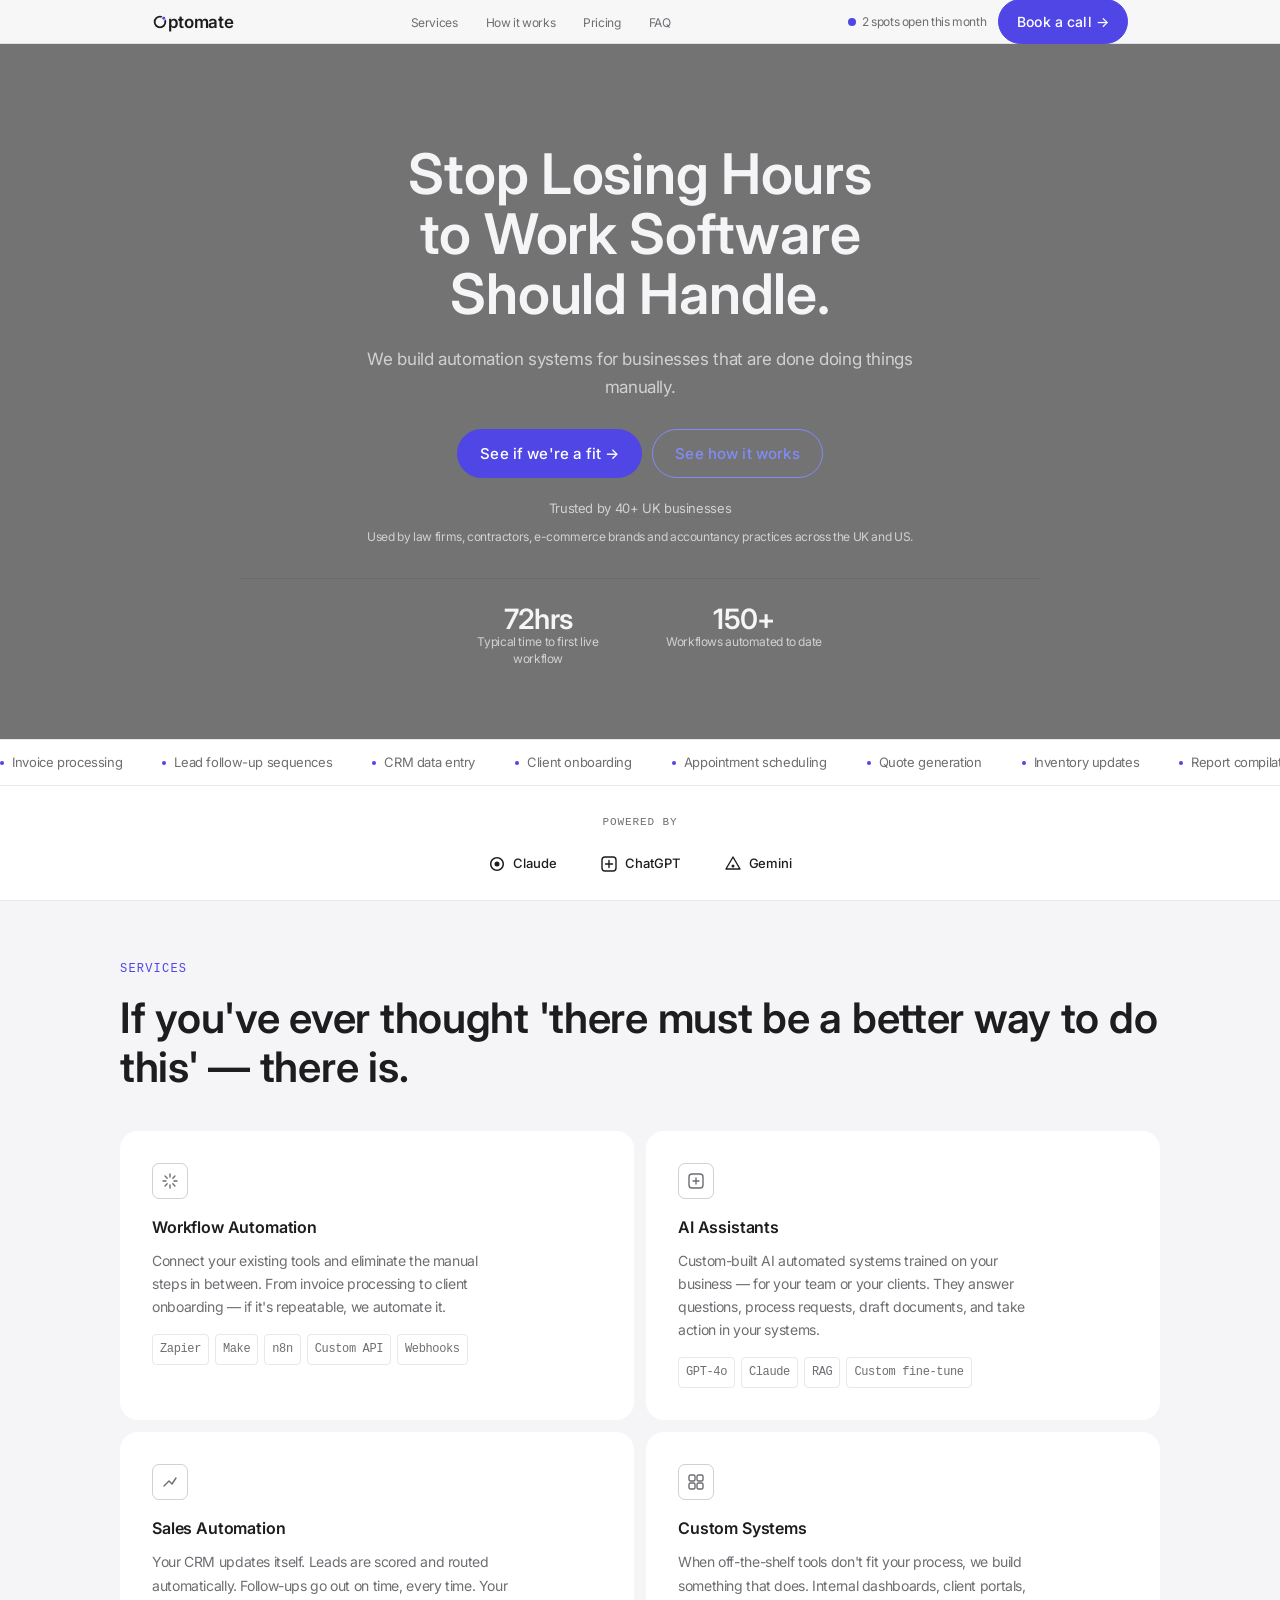
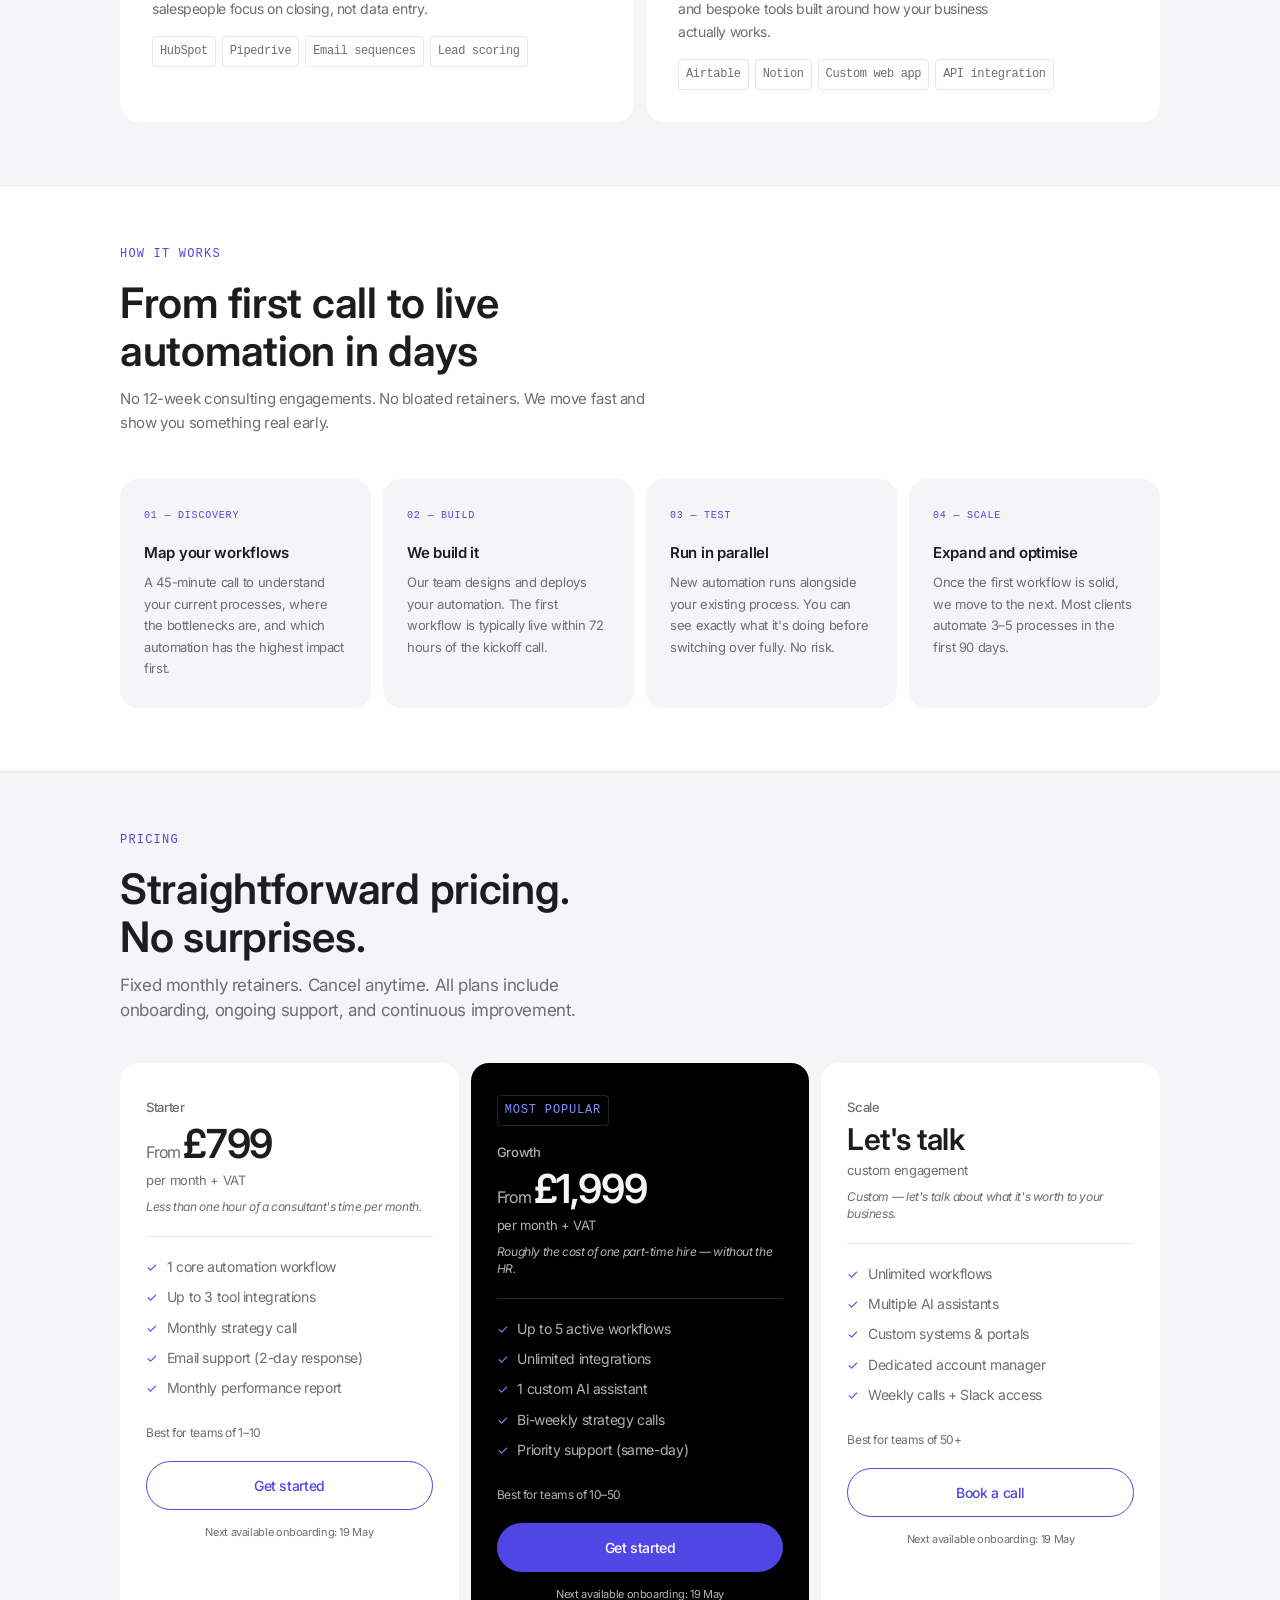
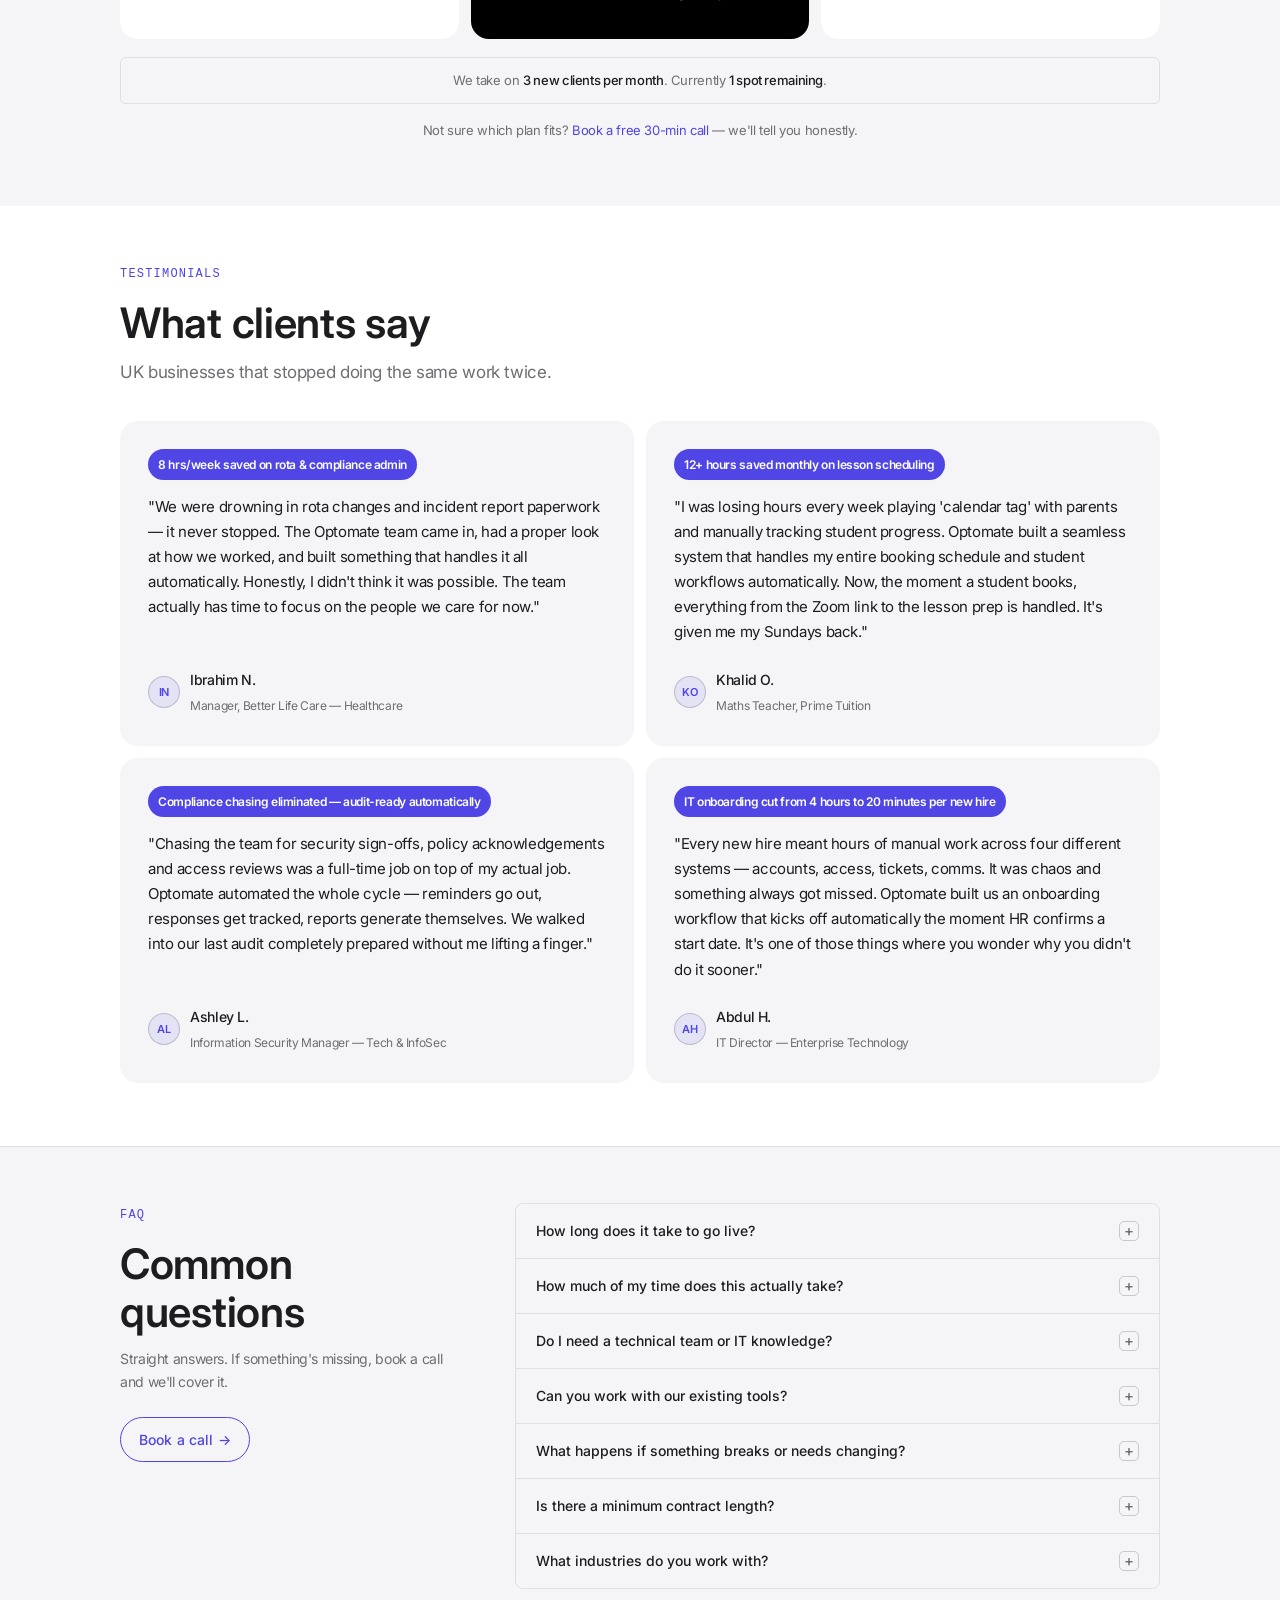
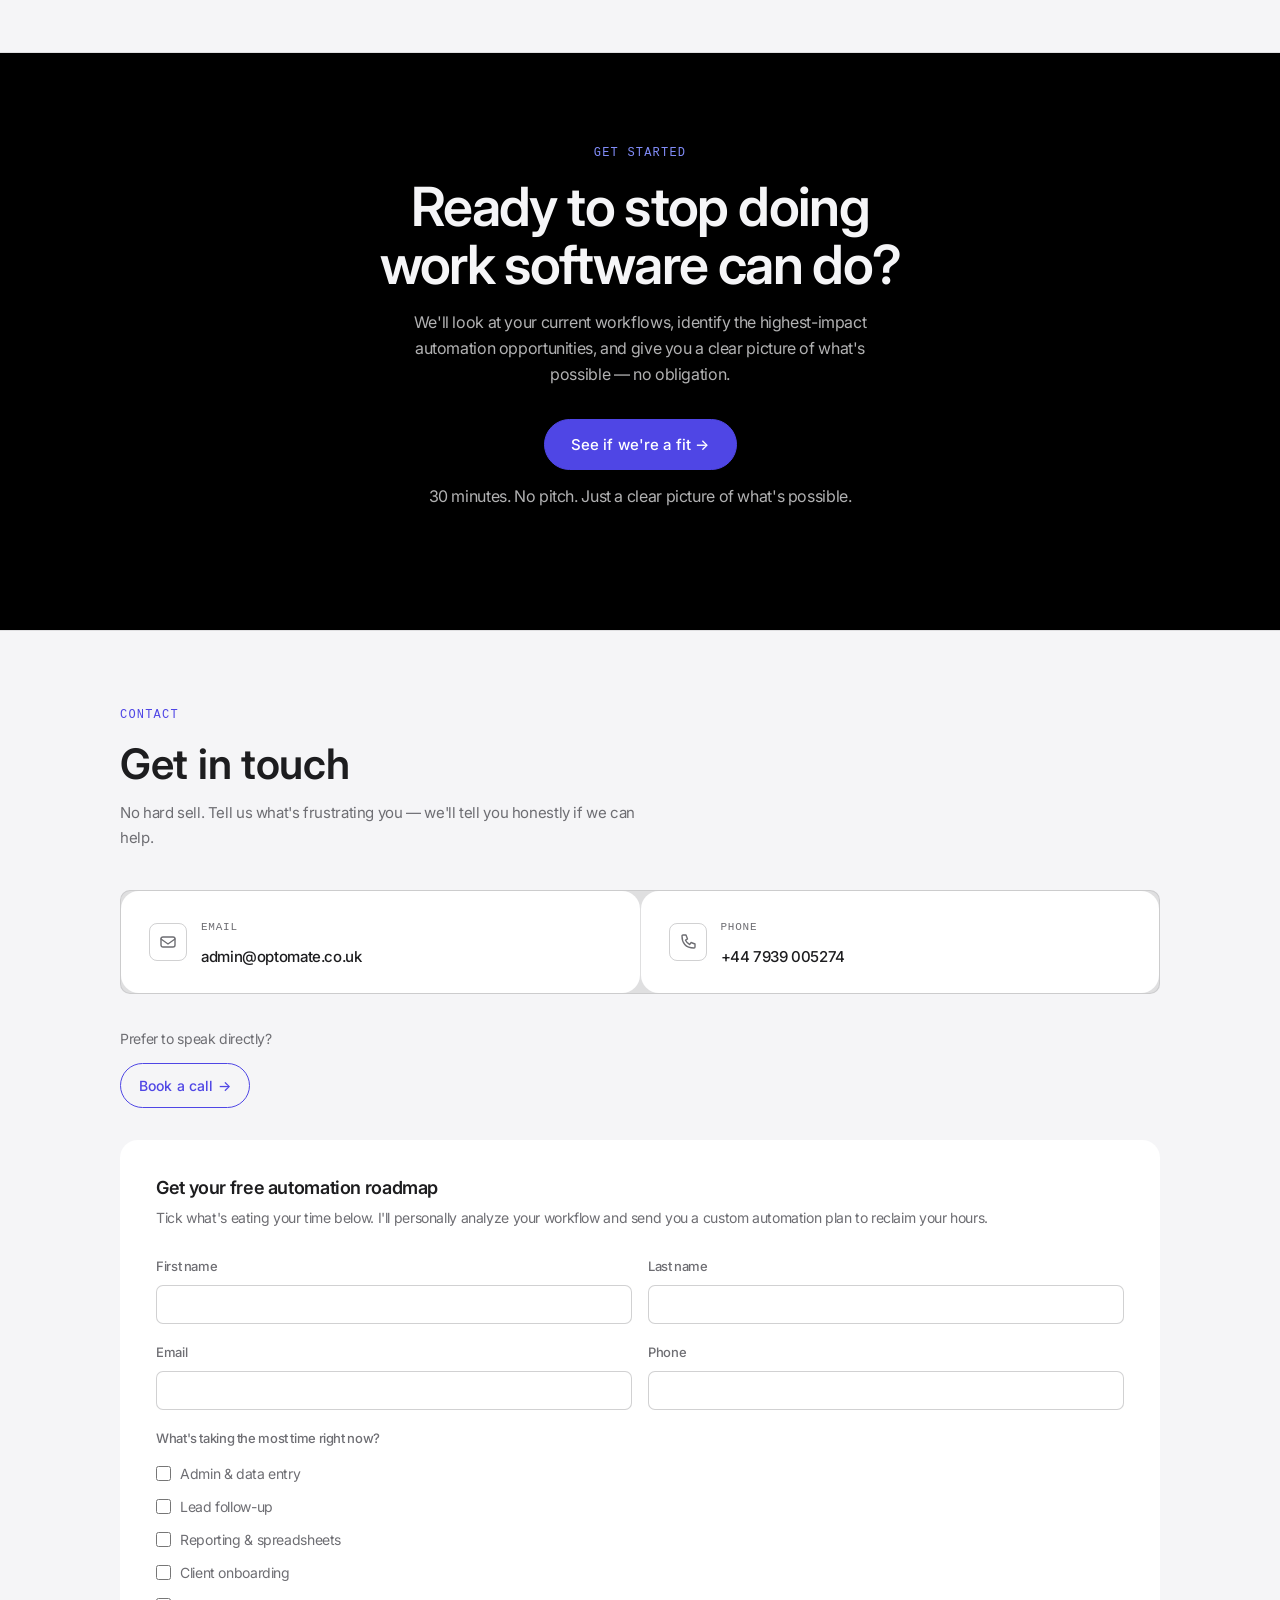
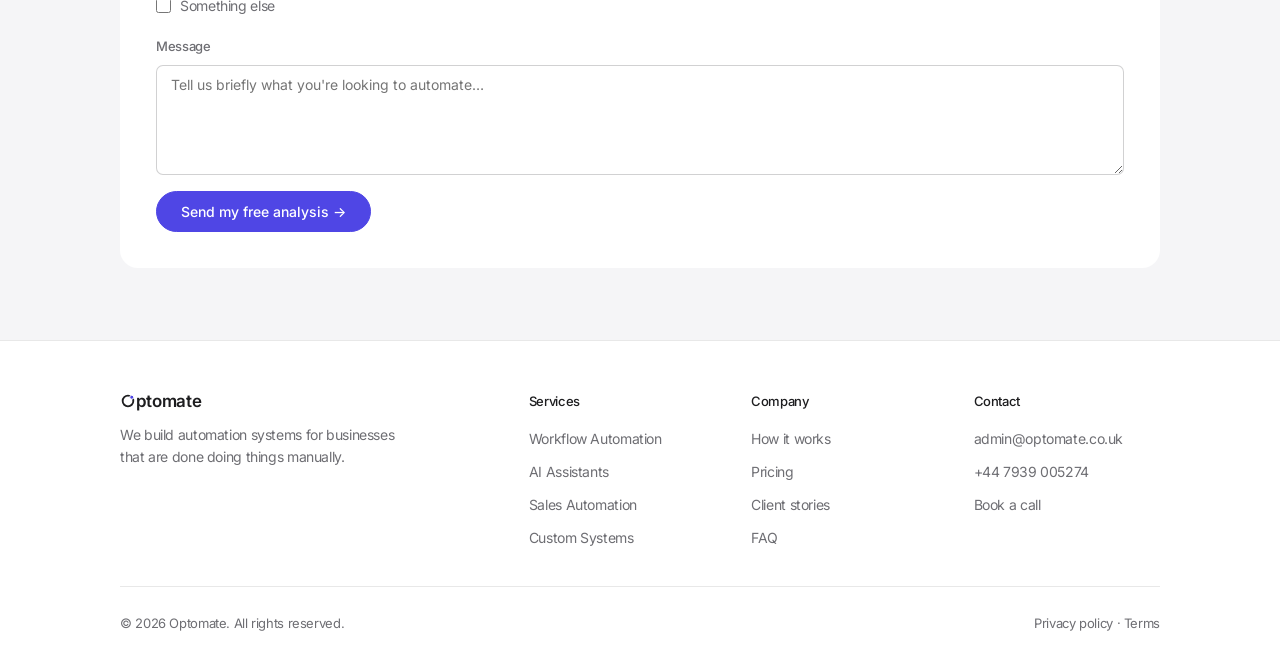
<file: optomate-landing-6.html>
<!doctype html>
<html lang="en">
<head>
  <meta charset="UTF-8">
  <meta name="viewport" content="width=device-width, initial-scale=1.0">
  <title>Optomate — AI Automation for UK SMBs</title>
  <link rel="icon" href="/assets/favicon.svg" type="image/svg+xml">
  <link rel="apple-touch-icon" href="/assets/apple-touch-icon.png">
  <link rel="preconnect" href="https://fonts.googleapis.com">
  <link rel="preconnect" href="https://fonts.gstatic.com" crossorigin>
  <link rel="stylesheet" href="https://fonts.googleapis.com/css2?family=Inter:opsz,wght@14..32,400..600&display=swap">
  <link rel="stylesheet" href="/tokens.css">
  <style>
    *, *::before, *::after { box-sizing: border-box; margin: 0; padding: 0; }

    :root {
      --bg:            var(--c-bg);
      --surface:       var(--c-bg-alt);
      --surface-2:     var(--c-bg-dark);
      --fg:            var(--c-text);
      --muted:         var(--c-text-muted);
      --border:        var(--c-line);
      --border-md:     var(--c-line-strong);
      --accent:        var(--c-accent);
      --accent-hover:  var(--c-accent-hover);
      --accent-dim:    var(--c-accent-soft);
      --accent-border: var(--c-line-strong);
      --accent-label:  var(--c-accent);
      --font-sans: var(--font-text);
      --font-mono: 'SF Mono', ui-monospace, 'JetBrains Mono', Menlo, monospace;
    }

    html { scroll-behavior: smooth; }

    body {
      background: var(--bg);
      color: var(--fg);
      font-family: var(--font-sans);
      font-size: 16px;
      line-height: 1.6;
      -webkit-font-smoothing: antialiased;
      overflow-x: hidden;
    }

    nav {
      position: sticky;
      top: 0;
      z-index: 100;
      background: var(--nav-bg);
      backdrop-filter: var(--nav-blur);
      -webkit-backdrop-filter: var(--nav-blur);
      border-bottom: 1px solid var(--border);
    }
    .nav-inner {
      max-width: 1200px;
      margin: 0 auto;
      padding: 0 24px;
      height: 56px;
      display: flex;
      align-items: center;
      justify-content: space-between;
      gap: 24px;
    }
    .nav-logo {
      font-size: 17px;
      font-weight: 600;
      letter-spacing: -0.02em;
      color: var(--fg);
      text-decoration: none;
      display: flex;
      align-items: center;
      gap: 9px;
      flex-shrink: 0;
    }
    .nav-logo-mark {
      width: 26px;
      height: 26px;
      background: var(--accent);
      border-radius: 6px;
      display: flex;
      align-items: center;
      justify-content: center;
      font-size: 12px;
      font-weight: 700;
      color: var(--c-on-accent);
      flex-shrink: 0;
    }
    .nav-links { display: flex; align-items: center; gap: 28px; list-style: none; }
    .nav-links a { font-size: 14px; color: var(--muted); text-decoration: none; transition: color 0.15s; }
    .nav-links a:hover { color: var(--fg); }
    .nav-cta { display: flex; align-items: center; gap: 12px; flex-shrink: 0; }
    .nav-availability { display: flex; align-items: center; gap: 6px; font-size: 12px; color: var(--muted); white-space: nowrap; }
    .nav-availability-dot { width: 8px; height: 8px; border-radius: 50%; background: var(--c-accent); flex-shrink: 0; }

    .btn {
      display: inline-flex;
      align-items: center;
      gap: 6px;
      padding: 9px 18px;
      border-radius: 7px;
      font-size: 14px;
      font-weight: 500;
      text-decoration: none;
      cursor: pointer;
      transition: all 0.15s;
      border: none;
      font-family: var(--font-sans);
      letter-spacing: 0.01em;
      white-space: nowrap;
    }
    .btn-primary { background: var(--accent); color: var(--c-on-accent); }
    .btn-primary:hover { background: var(--accent-hover); }
    .btn-outline { background: transparent; color: var(--fg); border: 1px solid var(--border-md); }
    .btn-outline:hover { border-color: var(--c-text-muted); background: var(--c-line); }

    .container { max-width: 1200px; margin: 0 auto; padding: 0 24px; }
    section { padding: 72px 0; }

    .section-label {
      font-family: var(--font-mono);
      font-size: 10px;
      color: var(--accent-label);
      text-transform: uppercase;
      letter-spacing: 0.1em;
      margin-bottom: 12px;
    }
    h2 { font-size: clamp(28px, 4vw, 42px); font-weight: 600; letter-spacing: -0.02em; line-height: 1.15; }

    .hero {
      position: relative;
      overflow: hidden;
      padding: 100px 0 72px;
    }
    .hero-video {
      position: absolute;
      top: 0; left: 0;
      width: 100%; height: 110%;
      object-fit: cover;
      object-position: center top;
      transform: scale(1.08);
      transform-origin: center top;
      z-index: 0;
    }
    .hero-overlay {
      position: absolute;
      top: 0; left: 0;
      width: 100%; height: 100%;
      background: var(--c-bg-dark); opacity: 0.55;
      z-index: 1;
    }
    .hero > .container {
      position: relative;
      z-index: 2;
    }
    .hero-content {
      text-align: center;
      max-width: 800px;
      margin: 0 auto;
    }
    .hero h1 {
      font-size: clamp(40px, 6.5vw, 74px);
      font-weight: 600;
      letter-spacing: -0.035em;
      line-height: 1.04;
      margin-bottom: 22px;
      color: var(--fg);
    }
    .hero-sub {
      font-size: 17px;
      color: var(--muted);
      line-height: 1.62;
      max-width: 560px;
      margin: 0 auto 28px;
    }
    .hero-actions {
      display: flex;
      gap: 10px;
      align-items: center;
      justify-content: center;
      flex-wrap: wrap;
      margin-bottom: 18px;
    }
    .hero-actions .btn { font-size: 15px; padding: 11px 22px; }
    .hero-trust { font-size: 13px; color: var(--muted); margin-bottom: 8px; }
    .hero-trust span { text-decoration: underline; text-decoration-color: var(--c-text-muted); text-underline-offset: 3px; }
    .hero-trust-sub { font-size: 12px; color: var(--c-text-muted); margin-bottom: 32px; line-height: 1.4; }
    .hero-stats {
      display: flex;
      gap: 48px;
      padding-top: 28px;
      border-top: 1px solid var(--c-line);
      justify-content: center;
      flex-wrap: wrap;
    }
    .stat-val { font-size: 28px; font-weight: 600; letter-spacing: -0.025em; }
    .stat-label { font-size: 12px; color: var(--muted); margin-top: 2px; max-width: 160px; line-height: 1.4; }

    .ticker { border-top: 1px solid var(--border); border-bottom: 1px solid var(--border); padding: 10px 0; overflow: hidden; }
    .ticker-track { display: flex; gap: 40px; animation: scroll-ticker 30s linear infinite; white-space: nowrap; }
    .ticker-item { display: inline-flex; align-items: center; gap: 8px; font-size: 13px; color: var(--muted); flex-shrink: 0; }
    .ticker-dot { width: 4px; height: 4px; border-radius: 50%; background: var(--accent); flex-shrink: 0; }
    @keyframes scroll-ticker { from { transform: translateX(0); } to { transform: translateX(-50%); } }

    .powered-strip { padding: 24px 0; border-bottom: 1px solid var(--border); }
    .powered-label { text-align: center; font-size: 11px; color: var(--c-text-muted); font-family: var(--font-mono); letter-spacing: 0.08em; text-transform: uppercase; margin-bottom: 16px; }
    .powered-row { display: flex; align-items: center; justify-content: center; gap: 44px; flex-wrap: wrap; }
    .powered-item { display: flex; align-items: center; gap: 7px; opacity: 0.3; transition: opacity 0.2s; filter: grayscale(1); }
    .powered-item:hover { opacity: 0.55; }
    .powered-icon { width: 18px; height: 18px; flex-shrink: 0; }
    .powered-name { font-size: 13px; font-weight: 500; color: var(--c-text); letter-spacing: -0.01em; }

    .services-grid { display: grid; grid-template-columns: repeat(2, 1fr); gap: 1px; background: var(--border); border: 1px solid var(--border); border-radius: 10px; overflow: hidden; margin-top: 40px; }
    .svc-card { background: var(--surface); padding: 32px; transition: background 0.2s; }
    .svc-card:hover { background: var(--surface-2); }
    .svc-icon { width: 36px; height: 36px; border: 1px solid var(--border-md); border-radius: 7px; display: flex; align-items: center; justify-content: center; margin-bottom: 16px; color: var(--muted); }
    .svc-card h3 { font-size: 16px; font-weight: 600; letter-spacing: -0.01em; margin-bottom: 9px; }
    .svc-card p { font-size: 14px; color: var(--muted); line-height: 1.65; max-width: 360px; }
    .svc-tags { display: flex; flex-wrap: wrap; gap: 6px; margin-top: 16px; }
    .svc-tag { font-size: 11px; font-family: var(--font-mono); color: var(--muted); background: var(--c-line); border: 1px solid var(--border); border-radius: 4px; padding: 2px 7px; white-space: nowrap; }

    .process-section { background: var(--surface); border-top: 1px solid var(--border); border-bottom: 1px solid var(--border); }
    .process-header { max-width: 540px; margin-bottom: 44px; }
    .process-header p { color: var(--muted); margin-top: 12px; font-size: 15px; line-height: 1.6; }
    .process-steps { display: grid; grid-template-columns: repeat(4, 1fr); gap: 1px; background: var(--border); border: 1px solid var(--border); border-radius: 8px; overflow: hidden; }
    .process-step { background: var(--surface); padding: 24px 24px 28px; }
    .process-step:hover { background: var(--surface-2); }
    .step-num { font-family: var(--font-mono); font-size: 10px; color: var(--accent-label); letter-spacing: 0.08em; text-transform: uppercase; margin-bottom: 12px; }
    .process-step h3 { font-size: 15px; font-weight: 600; margin-bottom: 7px; }
    .process-step p { font-size: 13px; color: var(--muted); line-height: 1.65; }

    .pricing-intro { max-width: 520px; margin-bottom: 40px; }
    .pricing-intro p { color: var(--muted); margin-top: 12px; }
    .pricing-grid { display: grid; grid-template-columns: repeat(3, 1fr); gap: 1px; background: var(--border); border: 1px solid var(--border); border-radius: 10px; overflow: hidden; }
    .price-card { background: var(--surface); padding: 32px 26px; }
    .price-card.featured { background: var(--surface-2); }
    .price-badge { display: inline-block; font-size: 10px; font-family: var(--font-mono); text-transform: uppercase; letter-spacing: 0.07em; color: var(--accent); background: var(--accent-dim); border: 1px solid var(--accent-border); border-radius: 4px; padding: 2px 7px; margin-bottom: 14px; }
    .price-tier { font-size: 13px; color: var(--muted); font-weight: 500; margin-bottom: 4px; }
    .price-prefix { font-size: 16px; font-weight: 400; color: var(--muted); }
    .price-amount { font-size: 40px; font-weight: 600; letter-spacing: -0.03em; line-height: 1; margin-bottom: 4px; }
    .price-amount-talk { font-size: 30px; font-weight: 600; letter-spacing: -0.025em; line-height: 1; margin-bottom: 4px; }
    .price-period { font-size: 13px; color: var(--muted); margin-bottom: 6px; }
    .price-reframe { font-size: 12px; color: var(--muted); font-style: italic; margin-bottom: 20px; line-height: 1.4; }
    .price-divider { height: 1px; background: var(--border); margin-bottom: 20px; }
    .price-features { list-style: none; display: flex; flex-direction: column; gap: 10px; margin-bottom: 22px; }
    .price-features li { font-size: 14px; color: var(--muted); display: flex; align-items: flex-start; gap: 9px; line-height: 1.45; }
    .price-features li::before { content: '✓'; color: var(--c-accent); flex-shrink: 0; font-size: 13px; margin-top: 1px; }
    .price-cta { display: block; text-align: center; padding: 11px; border-radius: 7px; font-size: 14px; font-weight: 500; text-decoration: none; transition: all 0.15s; border: 1px solid var(--border-md); color: var(--fg); }
    .price-cta:hover { background: var(--c-line); }
    .price-card.featured .price-cta { background: var(--accent); border-color: transparent; color: var(--c-on-accent); }
    .price-card.featured .price-cta:hover { background: var(--accent-hover); }
    .price-onboarding { text-align: center; font-size: 11px; color: var(--muted); margin-top: 10px; }
    .pricing-urgency { text-align: center; margin-top: 18px; font-size: 13px; color: var(--muted); padding: 10px 16px; border: 1px solid var(--border); border-radius: 6px; background: var(--c-accent-soft); }
    .pricing-urgency strong { color: var(--c-text); font-weight: 500; }
    .pricing-footnote { text-align: center; margin-top: 14px; font-size: 13px; color: var(--muted); }
    .pricing-footnote a { color: var(--accent); text-decoration: none; }
    .pricing-footnote a:hover { text-decoration: underline; }

    .testi-header { margin-bottom: 36px; }
    .testi-header p { color: var(--muted); margin-top: 12px; max-width: 440px; }
    .testi-grid { display: grid; grid-template-columns: repeat(2, 1fr); gap: 1px; background: var(--border); border: 1px solid var(--border); border-radius: 10px; overflow: hidden; }
    .testi-card { background: var(--surface); padding: 28px; display: flex; flex-direction: column; }
    .testi-outcome { display: inline-block; background: var(--accent); color: var(--c-on-accent); font-size: 12px; font-weight: 600; border-radius: 20px; padding: 3px 10px; margin-bottom: 14px; align-self: flex-start; }
    .testi-quote { font-size: 15px; line-height: 1.68; color: var(--c-text); margin-bottom: 22px; flex: 1; }
    .testi-author { display: flex; align-items: center; gap: 10px; }
    .testi-avatar { width: 32px; height: 32px; border-radius: 50%; background: var(--accent-dim); border: 1px solid var(--accent-border); display: flex; align-items: center; justify-content: center; font-size: 11px; font-weight: 600; color: var(--c-link); flex-shrink: 0; }
    .testi-name { font-size: 14px; font-weight: 500; }
    .testi-role { font-size: 12px; color: var(--muted); margin-top: 1px; }

    .faq-section { background: var(--surface); border-top: 1px solid var(--border); border-bottom: 1px solid var(--border); }
    .faq-layout { display: grid; grid-template-columns: 1fr 2fr; gap: 72px; align-items: start; }
    .faq-sidebar h2 { margin-bottom: 12px; }
    .faq-sidebar p { color: var(--muted); font-size: 14px; margin-bottom: 24px; line-height: 1.6; }
    .faq-accordion { border: 1px solid var(--border); border-radius: 8px; overflow: hidden; }
    .faq-item { border-bottom: 1px solid var(--border); }
    .faq-item:last-child { border-bottom: none; }
    .faq-q { width: 100%; background: none; border: none; color: var(--fg); font-family: var(--font-sans); font-size: 14px; font-weight: 500; text-align: left; padding: 17px 20px; cursor: pointer; display: flex; justify-content: space-between; align-items: center; gap: 16px; transition: background 0.15s; }
    .faq-q:hover { background: var(--c-line); }
    .faq-toggle { flex-shrink: 0; width: 20px; height: 20px; border: 1px solid var(--border-md); border-radius: 5px; display: flex; align-items: center; justify-content: center; font-size: 15px; color: var(--muted); transition: all 0.15s; line-height: 1; }
    .faq-item.open .faq-toggle { background: var(--accent-dim); border-color: var(--accent-border); color: var(--c-link); }
    .faq-a { max-height: 0; overflow: hidden; transition: max-height 0.28s ease; }
    .faq-a-inner { padding: 0 20px 16px; font-size: 14px; color: var(--muted); line-height: 1.7; }

    .cta-section { text-align: center; padding: 88px 0; }
    .cta-inner { max-width: 560px; margin: 0 auto; }
    .cta-section h2 { font-size: clamp(30px, 5vw, 54px); letter-spacing: -0.03em; line-height: 1.08; margin-bottom: 16px; }
    .cta-section p { color: var(--muted); font-size: 16px; line-height: 1.6; margin-bottom: 32px; max-width: 480px; margin-left: auto; margin-right: auto; }
    .cta-btns { display: flex; gap: 10px; justify-content: center; flex-wrap: wrap; }
    .cta-btns .btn { font-size: 15px; padding: 12px 26px; }
    .cta-sub { margin-top: 14px; font-size: 13px; color: var(--c-text-muted); }

    .contact-section { padding: 72px 0; border-top: 1px solid var(--border); }
    .contact-header { max-width: 520px; margin-bottom: 40px; }
    .contact-header p { color: var(--muted); margin-top: 12px; font-size: 15px; }
    .contact-cards { display: grid; grid-template-columns: 1fr 1fr; gap: 1px; background: var(--border); border: 1px solid var(--border); border-radius: 10px; overflow: hidden; margin-bottom: 32px; }
    .contact-card { background: var(--surface); padding: 24px 28px; display: flex; align-items: center; gap: 14px; }
    .contact-card:hover { background: var(--surface-2); }
    .contact-card-icon { width: 38px; height: 38px; border: 1px solid var(--border-md); border-radius: 8px; display: flex; align-items: center; justify-content: center; color: var(--muted); flex-shrink: 0; }
    .contact-card-label { font-size: 11px; color: var(--muted); font-family: var(--font-mono); text-transform: uppercase; letter-spacing: 0.07em; margin-bottom: 4px; }
    .contact-card-value { font-size: 15px; font-weight: 500; color: var(--fg); }
    .contact-card-value a { color: var(--fg); text-decoration: none; }
    .contact-card-value a:hover { color: var(--c-link); }
    .contact-book { margin-bottom: 32px; }
    .contact-book p { font-size: 14px; color: var(--muted); margin-bottom: 12px; }
    .contact-form-wrap { background: var(--surface); border: 1px solid var(--border); border-radius: 10px; padding: 36px; }
    .contact-form-title { font-size: 18px; font-weight: 600; margin-bottom: 8px; line-height: 1.3; }
    .form-row { display: grid; grid-template-columns: 1fr 1fr; gap: 16px; }
    .form-group { display: flex; flex-direction: column; gap: 6px; margin-bottom: 16px; }
    .form-group label { font-size: 13px; color: var(--muted); font-weight: 500; }
    .form-group input,
    .form-group textarea {
      background: var(--bg);
      border: 1px solid var(--border-md);
      border-radius: 7px;
      padding: 10px 14px;
      font-size: 14px;
      color: var(--fg);
      font-family: var(--font-sans);
      transition: border-color 0.15s;
      outline: none;
    }
    .form-group input:focus,
    .form-group textarea:focus { border-color: var(--accent); }
    .form-group textarea { min-height: 110px; resize: vertical; }
    .form-checkboxes { margin-bottom: 16px; }
    .form-checkboxes label.group-label { font-size: 13px; color: var(--muted); font-weight: 500; display: block; margin-bottom: 10px; }
    .form-checkbox-options { display: flex; flex-direction: column; gap: 8px; }
    .form-checkbox-item { display: flex; align-items: center; gap: 9px; cursor: pointer; }
    .form-checkbox-item input[type="checkbox"] { width: 15px; height: 15px; accent-color: var(--accent); cursor: pointer; flex-shrink: 0; }
    .form-checkbox-item span { font-size: 14px; color: var(--muted); }
    .form-submit { background: var(--accent); color: var(--c-on-accent); border: none; border-radius: 7px; padding: 11px 24px; font-size: 14px; font-weight: 500; font-family: var(--font-sans); cursor: pointer; transition: background 0.15s; }
    .form-submit:hover { background: var(--accent-hover); }
    .form-success { display: none; background: var(--accent-dim); border: 1px solid var(--accent-border); border-radius: 7px; padding: 16px 20px; font-size: 14px; color: var(--c-link); margin-top: 16px; line-height: 1.6; }

    footer { border-top: 1px solid var(--border); padding: 48px 0 32px; }
    .footer-grid { display: grid; grid-template-columns: 2fr 1fr 1fr 1fr; gap: 36px; margin-bottom: 36px; }
    .footer-brand-desc { font-size: 14px; color: var(--muted); margin-top: 10px; max-width: 280px; line-height: 1.6; }
    .footer-col h4 { font-size: 13px; font-weight: 500; margin-bottom: 12px; }
    .footer-links { list-style: none; display: flex; flex-direction: column; gap: 8px; }
    .footer-links a { font-size: 14px; color: var(--muted); text-decoration: none; transition: color 0.15s; }
    .footer-links a:hover { color: var(--fg); }
    .footer-bottom { display: flex; justify-content: space-between; align-items: center; padding-top: 24px; border-top: 1px solid var(--border); gap: 16px; flex-wrap: wrap; }
    .footer-bottom p { font-size: 13px; color: var(--muted); }

    .fade-in { opacity: 0; transform: translateY(16px); transition: opacity 0.44s ease, transform 0.44s ease; }
    .fade-in.visible { opacity: 1; transform: translateY(0); }
    .fade-in.delay-1 { transition-delay: 0.08s; }
    .fade-in.delay-2 { transition-delay: 0.16s; }

    @media (max-width: 1024px) {
      .services-grid { grid-template-columns: 1fr; }
      .pricing-grid { grid-template-columns: 1fr; }
      .testi-grid { grid-template-columns: 1fr; }
      .process-steps { grid-template-columns: repeat(2, 1fr); }
      .footer-grid { grid-template-columns: 1fr 1fr; }
      .nav-availability { display: none; }
    }
    @media (max-width: 800px) {
      .faq-layout { grid-template-columns: 1fr; gap: 36px; }
      .contact-cards { grid-template-columns: 1fr; }
    }
    @media (max-width: 768px) {
      section { padding: 52px 0; }
      .hero { padding: 72px 0 56px; }
      .nav-links { display: none; }
      .nav-availability { display: none; }
      .hero-stats { gap: 24px; }
      .process-steps { grid-template-columns: 1fr; }
      .form-row { grid-template-columns: 1fr; }
      .contact-form-wrap { padding: 24px; }
    }
    @media (max-width: 480px) {
      .footer-grid { grid-template-columns: 1fr; }
      .hero h1 { font-size: 36px; }
    }

    /* ─── Optomate tokens: nav, buttons, tiles, hero (match index.html) ─── */
    body { font-family: var(--font-text); font-size: var(--fs-body); line-height: var(--lh-body); letter-spacing: var(--ls-body); background: var(--c-bg); color: var(--c-text); }
    h1, h2, h3 { font-family: var(--font-display); font-weight: 600; letter-spacing: var(--ls-hero); }
    .container { max-width: calc(var(--content-max) + 64px); }
    section { padding: var(--section-pad); background: var(--c-bg); }
    body > section:nth-of-type(odd) { background: var(--c-bg); }
    body > section:nth-of-type(even) { background: var(--c-bg-alt); }
    nav { position: sticky; top: 0; height: var(--nav-height); background: var(--nav-bg); backdrop-filter: var(--nav-blur); -webkit-backdrop-filter: var(--nav-blur); border-bottom: 1px solid var(--c-line); }
    .nav-inner { height: 100%; max-width: var(--content-max); margin: 0 auto; padding-top: 0; padding-bottom: 0; }
    .nav-links a, .nav-book { font-size: var(--fs-micro); }
    .btn, .price-cta, .form-submit { border-radius: var(--radius-pill); }
    .btn-primary, .form-submit, .price-card.featured .price-cta { background: var(--c-accent); color: var(--c-on-accent); border: 1px solid var(--c-accent); }
    .btn-primary:hover, .form-submit:hover, .price-card.featured .price-cta:hover { background: var(--c-accent-hover); border-color: var(--c-accent-hover); }
    .btn-outline, .price-cta { background: transparent; color: var(--c-link); border: 1px solid var(--c-link); }
    .btn-outline:hover, .price-cta:hover { background: var(--c-accent-soft); border-color: var(--c-link); }
    .svc-card, .process-step, .price-card, .testi-card, .contact-card, .contact-form-wrap { background: var(--c-bg-alt); border: 0; box-shadow: none; border-radius: var(--radius-lg); }
    body > section:nth-of-type(even) .svc-card, body > section:nth-of-type(even) .process-step,
    body > section:nth-of-type(even) .price-card:not(.featured), body > section:nth-of-type(even) .testi-card,
    body > section:nth-of-type(even) .contact-card, body > section:nth-of-type(even) .contact-form-wrap { background: var(--c-bg); }
    .price-card.featured { background: var(--c-bg-dark); color: var(--c-text-on-dark); }
    .price-card.featured .price-tier, .price-card.featured .price-prefix, .price-card.featured .price-period,
    .price-card.featured .price-reframe, .price-card.featured .price-features li, .price-card.featured .price-onboarding { color: var(--c-on-dark-muted); }
    .price-card.featured .price-amount, .price-card.featured .price-amount-talk { color: var(--c-text-on-dark); }
    .price-card.featured .price-divider { background: var(--c-on-dark-line); border-color: var(--c-on-dark-line); }
    .price-card.featured .price-features li::before { color: var(--c-link-on-dark); }
    .hero h1 { font-size: var(--fs-hero); line-height: var(--lh-hero); letter-spacing: var(--ls-hero); font-weight: 600; }
    .hero-sub { font-size: var(--fs-body); }
    .hero-glow { display: none; }
    .tool-logo, .powered-item { opacity: 1; filter: none; color: var(--c-text); }
    .section-label { color: var(--c-accent); }
    body > section.cta-section { background: var(--c-bg-dark); color: var(--c-text-on-dark); }
    .cta-section h2 { color: var(--c-text-on-dark); }
    .cta-section p, .cta-section .cta-sub { color: var(--c-on-dark-muted); }
    .cta-section .btn-outline { color: var(--c-link-on-dark); border-color: var(--c-link-on-dark); }
    .cta-section a:not(.btn) { color: var(--c-link-on-dark); }
    .price-card.featured .price-badge { color: var(--c-link-on-dark); background: transparent; border-color: var(--c-on-dark-line); }
    .price-card.featured p[style] { color: var(--c-on-dark-muted) !important; }
    .cta-section .section-label { color: var(--c-link-on-dark); }
    .pricing-urgency, .svc-tag { background: transparent; }
    .price-badge, .section-label, .svc-tag { font-size: var(--fs-micro); }
    .services-grid, .process-steps, .pricing-grid, .testi-grid { gap: var(--tile-gap); background: transparent; border: 0; overflow: visible; }
    .hero-inner { max-width: 780px; margin: 0 auto; text-align: center; }
    .hero-inner .hero-sub { margin-left: auto; margin-right: auto; }
    .hero-inner .hero-actions, .hero-stats { justify-content: center; }
    .hero-stats { text-align: center; }
    @media (max-width: 734px) { .hero h1 { font-size: var(--fs-h3); line-height: var(--lh-h3); } }
    .hero:has(.hero-video) h1, .hero:has(.hero-video) .hero-word { color: var(--c-text-on-dark); }
    .hero:has(.hero-video) .hero-sub, .hero:has(.hero-video) .hero-trust, .hero:has(.hero-video) .hero-trust-sub,
    .hero:has(.hero-video) .stat-label { color: var(--c-on-dark-muted); }
    .hero:has(.hero-video) .stat-val { color: var(--c-text-on-dark); }
    .hero:has(.hero-video) .btn-outline { color: var(--c-link-on-dark); border-color: var(--c-link-on-dark); }

    /* ─── Integrated logo: mark replaces the "O" ─── */
    .logo { display: inline-flex; align-items: baseline; gap: 0; font-family: var(--font-text); font-size: var(--fs-body); font-weight: 600; letter-spacing: -0.02em; line-height: 1; color: var(--c-text); text-decoration: none; }
    .logo-mark { flex: none; width: 0.94em; height: 0.94em; position: relative; top: calc(0.94em * 0.11); margin-right: -0.02em; }
  </style>
</head>
<body>

<nav>
  <div class="nav-inner">
    <a class="logo nav-logo" href="/" aria-label="Optomate"><svg class="logo-mark" viewBox="0 0 48 48" aria-hidden="true"><circle cx="24" cy="24" r="16" fill="none" stroke="#1d1d1f" stroke-width="5.5"/><circle cx="35.3" cy="12.7" r="6" fill="#4f46e5" stroke="#f5f5f7" stroke-width="3"/></svg><span aria-hidden="true">ptomate</span></a>
    <ul class="nav-links">
      <li><a href="#services">Services</a></li>
      <li><a href="#process">How it works</a></li>
      <li><a href="#pricing">Pricing</a></li>
      <li><a href="#faq">FAQ</a></li>
    </ul>
    <div class="nav-cta">
      <div class="nav-availability">
        <span class="nav-availability-dot"></span>
        2 spots open this month
      </div>
      <a href="https://calendar.app.google/6qkxdLDFYkce58QX7" target="_blank" rel="noopener" class="btn btn-primary">Book a call →</a>
    </div>
  </div>
</nav>

<section class="hero">
  <video class="hero-video" autoplay loop muted playsinline>
    <source src="moz33xcm-b_f_a_c_bc_f_efc_da_video_mp_.mp4" type="video/mp4">
  </video>
  <div class="hero-overlay"></div>
  <div class="container">
    <div class="hero-content">
      <h1>Stop Losing Hours<br>to Work Software<br>Should Handle.</h1>
      <p class="hero-sub">We build automation systems for businesses that are done doing things manually.</p>
      <div class="hero-actions">
        <a href="#contact" class="btn btn-primary">See if we're a fit →</a>
        <a href="#process" class="btn btn-outline">See how it works</a>
      </div>
      <p class="hero-trust">Trusted by <span>40+ UK businesses</span></p>
      <p class="hero-trust-sub">Used by law firms, contractors, e-commerce brands and accountancy practices across the UK and US.</p>
      <div class="hero-stats">
        <div>
          <div class="stat-val">72hrs</div>
          <div class="stat-label">Typical time to first live workflow</div>
        </div>
        <div>
          <div class="stat-val">150+</div>
          <div class="stat-label">Workflows automated to date</div>
        </div>
      </div>
    </div>
  </div>
</section>

<div class="ticker">
  <div class="ticker-track">
    <span class="ticker-item"><span class="ticker-dot"></span>Invoice processing</span>
    <span class="ticker-item"><span class="ticker-dot"></span>Lead follow-up sequences</span>
    <span class="ticker-item"><span class="ticker-dot"></span>CRM data entry</span>
    <span class="ticker-item"><span class="ticker-dot"></span>Client onboarding</span>
    <span class="ticker-item"><span class="ticker-dot"></span>Appointment scheduling</span>
    <span class="ticker-item"><span class="ticker-dot"></span>Quote generation</span>
    <span class="ticker-item"><span class="ticker-dot"></span>Inventory updates</span>
    <span class="ticker-item"><span class="ticker-dot"></span>Report compilation</span>
    <span class="ticker-item"><span class="ticker-dot"></span>Support ticket triage</span>
    <span class="ticker-item"><span class="ticker-dot"></span>Contract management</span>
    <span class="ticker-item"><span class="ticker-dot"></span>Invoice processing</span>
    <span class="ticker-item"><span class="ticker-dot"></span>Lead follow-up sequences</span>
    <span class="ticker-item"><span class="ticker-dot"></span>CRM data entry</span>
    <span class="ticker-item"><span class="ticker-dot"></span>Client onboarding</span>
    <span class="ticker-item"><span class="ticker-dot"></span>Appointment scheduling</span>
    <span class="ticker-item"><span class="ticker-dot"></span>Quote generation</span>
    <span class="ticker-item"><span class="ticker-dot"></span>Inventory updates</span>
    <span class="ticker-item"><span class="ticker-dot"></span>Report compilation</span>
    <span class="ticker-item"><span class="ticker-dot"></span>Support ticket triage</span>
    <span class="ticker-item"><span class="ticker-dot"></span>Contract management</span>
  </div>
</div>

<div class="powered-strip">
  <div class="container">
    <p class="powered-label">Powered by</p>
    <div class="powered-row">
      <div class="powered-item">
        <svg class="powered-icon" viewBox="0 0 18 18" fill="none">
          <path d="M9 2C5.13 2 2 5.13 2 9s3.13 7 7 7 7-3.13 7-7-3.13-7-7-7zm0 12.5c-3.03 0-5.5-2.47-5.5-5.5S5.97 3.5 9 3.5s5.5 2.47 5.5 5.5-2.47 5.5-5.5 5.5z" fill="currentColor"/>
          <circle cx="9" cy="9" r="2.5" fill="currentColor"/>
        </svg>
        <span class="powered-name">Claude</span>
      </div>
      <div class="powered-item">
        <svg class="powered-icon" viewBox="0 0 18 18" fill="none">
          <rect x="2" y="2" width="14" height="14" rx="3" stroke="currentColor" stroke-width="1.4"/>
          <path d="M5.5 9h7M9 5.5v7" stroke="currentColor" stroke-width="1.4" stroke-linecap="round"/>
        </svg>
        <span class="powered-name">ChatGPT</span>
      </div>
      <div class="powered-item">
        <svg class="powered-icon" viewBox="0 0 18 18" fill="none">
          <polygon points="9,2 16,14 2,14" stroke="currentColor" stroke-width="1.4" stroke-linejoin="round" fill="none"/>
          <circle cx="9" cy="11" r="1.5" fill="currentColor"/>
        </svg>
        <span class="powered-name">Gemini</span>
      </div>
    </div>
  </div>
</div>

<section id="services">
  <div class="container">
    <div class="section-label fade-in">Services</div>
    <h2 class="fade-in delay-1">If you've ever thought 'there must be a better way to do this' — there is.</h2>
    <div class="services-grid fade-in delay-2">
      <div class="svc-card">
        <div class="svc-icon"><svg width="16" height="16" fill="none" viewBox="0 0 16 16"><path d="M8 1v3M8 12v3M1 8h3M12 8h3M3.05 3.05l2.12 2.12M10.83 10.83l2.12 2.12M3.05 12.95l2.12-2.12M10.83 5.17l2.12-2.12" stroke="currentColor" stroke-width="1.4" stroke-linecap="round"/></svg></div>
        <h3>Workflow Automation</h3>
        <p>Connect your existing tools and eliminate the manual steps in between. From invoice processing to client onboarding — if it's repeatable, we automate it.</p>
        <div class="svc-tags">
          <span class="svc-tag">Zapier</span><span class="svc-tag">Make</span><span class="svc-tag">n8n</span><span class="svc-tag">Custom API</span><span class="svc-tag">Webhooks</span>
        </div>
      </div>
      <div class="svc-card">
        <div class="svc-icon"><svg width="16" height="16" fill="none" viewBox="0 0 16 16"><rect x="1" y="1" width="14" height="14" rx="3" stroke="currentColor" stroke-width="1.4"/><path d="M5 8h6M8 5v6" stroke="currentColor" stroke-width="1.4" stroke-linecap="round"/></svg></div>
        <h3>AI Assistants</h3>
        <p>Custom-built AI automated systems trained on your business — for your team or your clients. They answer questions, process requests, draft documents, and take action in your systems.</p>
        <div class="svc-tags">
          <span class="svc-tag">GPT-4o</span><span class="svc-tag">Claude</span><span class="svc-tag">RAG</span><span class="svc-tag">Custom fine-tune</span>
        </div>
      </div>
      <div class="svc-card">
        <div class="svc-icon"><svg width="16" height="16" fill="none" viewBox="0 0 16 16"><path d="M2 12L7 7l3 3 4-6" stroke="currentColor" stroke-width="1.4" stroke-linecap="round" stroke-linejoin="round"/></svg></div>
        <h3>Sales Automation</h3>
        <p>Your CRM updates itself. Leads are scored and routed automatically. Follow-ups go out on time, every time. Your salespeople focus on closing, not data entry.</p>
        <div class="svc-tags">
          <span class="svc-tag">HubSpot</span><span class="svc-tag">Pipedrive</span><span class="svc-tag">Email sequences</span><span class="svc-tag">Lead scoring</span>
        </div>
      </div>
      <div class="svc-card">
        <div class="svc-icon"><svg width="16" height="16" fill="none" viewBox="0 0 16 16"><rect x="1" y="1" width="6" height="6" rx="1.5" stroke="currentColor" stroke-width="1.4"/><rect x="9" y="1" width="6" height="6" rx="1.5" stroke="currentColor" stroke-width="1.4"/><rect x="1" y="9" width="6" height="6" rx="1.5" stroke="currentColor" stroke-width="1.4"/><rect x="9" y="9" width="6" height="6" rx="1.5" stroke="currentColor" stroke-width="1.4"/></svg></div>
        <h3>Custom Systems</h3>
        <p>When off-the-shelf tools don't fit your process, we build something that does. Internal dashboards, client portals, and bespoke tools built around how your business actually works.</p>
        <div class="svc-tags">
          <span class="svc-tag">Airtable</span><span class="svc-tag">Notion</span><span class="svc-tag">Custom web app</span><span class="svc-tag">API integration</span>
        </div>
      </div>
    </div>
  </div>
</section>

<section id="process" class="process-section">
  <div class="container">
    <div class="process-header fade-in">
      <div class="section-label">How it works</div>
      <h2>From first call to live<br>automation in days</h2>
      <p>No 12-week consulting engagements. No bloated retainers. We move fast and show you something real early.</p>
    </div>
    <div class="process-steps fade-in delay-1">
      <div class="process-step">
        <div class="step-num">01 — Discovery</div>
        <h3>Map your workflows</h3>
        <p>A 45-minute call to understand your current processes, where the bottlenecks are, and which automation has the highest impact first.</p>
      </div>
      <div class="process-step">
        <div class="step-num">02 — Build</div>
        <h3>We build it</h3>
        <p>Our team designs and deploys your automation. The first workflow is typically live within 72 hours of the kickoff call.</p>
      </div>
      <div class="process-step">
        <div class="step-num">03 — Test</div>
        <h3>Run in parallel</h3>
        <p>New automation runs alongside your existing process. You can see exactly what it's doing before switching over fully. No risk.</p>
      </div>
      <div class="process-step">
        <div class="step-num">04 — Scale</div>
        <h3>Expand and optimise</h3>
        <p>Once the first workflow is solid, we move to the next. Most clients automate 3–5 processes in the first 90 days.</p>
      </div>
    </div>
  </div>
</section>

<section id="pricing">
  <div class="container">
    <div class="pricing-intro fade-in">
      <div class="section-label">Pricing</div>
      <h2>Straightforward pricing.<br>No surprises.</h2>
      <p>Fixed monthly retainers. Cancel anytime. All plans include onboarding, ongoing support, and continuous improvement.</p>
    </div>
    <div class="pricing-grid fade-in delay-1">
      <div class="price-card">
        <div class="price-tier">Starter</div>
        <div class="price-amount"><span class="price-prefix">From </span>£799</div>
        <div class="price-period">per month + VAT</div>
        <p class="price-reframe">Less than one hour of a consultant's time per month.</p>
        <div class="price-divider"></div>
        <ul class="price-features">
          <li>1 core automation workflow</li>
          <li>Up to 3 tool integrations</li>
          <li>Monthly strategy call</li>
          <li>Email support (2-day response)</li>
          <li>Monthly performance report</li>
        </ul>
        <p style="font-size:12px;color:var(--muted);margin-bottom:16px;">Best for teams of 1–10</p>
        <a href="https://calendar.app.google/6qkxdLDFYkce58QX7" target="_blank" rel="noopener" class="price-cta">Get started</a>
        <p class="price-onboarding">Next available onboarding: 19 May</p>
      </div>
      <div class="price-card featured">
        <div class="price-badge">Most popular</div>
        <div class="price-tier">Growth</div>
        <div class="price-amount"><span class="price-prefix">From </span>£1,999</div>
        <div class="price-period">per month + VAT</div>
        <p class="price-reframe">Roughly the cost of one part-time hire — without the HR.</p>
        <div class="price-divider"></div>
        <ul class="price-features">
          <li>Up to 5 active workflows</li>
          <li>Unlimited integrations</li>
          <li>1 custom AI assistant</li>
          <li>Bi-weekly strategy calls</li>
          <li>Priority support (same-day)</li>
        </ul>
        <p style="font-size:12px;color:var(--muted);margin-bottom:16px;">Best for teams of 10–50</p>
        <a href="https://calendar.app.google/6qkxdLDFYkce58QX7" target="_blank" rel="noopener" class="price-cta">Get started</a>
        <p class="price-onboarding">Next available onboarding: 19 May</p>
      </div>
      <div class="price-card">
        <div class="price-tier">Scale</div>
        <div class="price-amount-talk">Let's talk</div>
        <div class="price-period">custom engagement</div>
        <p class="price-reframe">Custom — let's talk about what it's worth to your business.</p>
        <div class="price-divider"></div>
        <ul class="price-features">
          <li>Unlimited workflows</li>
          <li>Multiple AI assistants</li>
          <li>Custom systems &amp; portals</li>
          <li>Dedicated account manager</li>
          <li>Weekly calls + Slack access</li>
        </ul>
        <p style="font-size:12px;color:var(--muted);margin-bottom:16px;">Best for teams of 50+</p>
        <a href="#contact" class="price-cta">Book a call</a>
        <p class="price-onboarding">Next available onboarding: 19 May</p>
      </div>
    </div>
    <div class="pricing-urgency fade-in delay-2">
      We take on <strong>3 new clients per month</strong>. Currently <strong>1 spot remaining</strong>.
    </div>
    <p class="pricing-footnote">Not sure which plan fits? <a href="#contact">Book a free 30-min call</a> — we'll tell you honestly.</p>
  </div>
</section>

<section id="testimonials">
  <div class="container">
    <div class="testi-header fade-in">
      <div class="section-label">Testimonials</div>
      <h2>What clients say</h2>
      <p>UK businesses that stopped doing the same work twice.</p>
    </div>
    <div class="testi-grid fade-in delay-1">
      <div class="testi-card">
        <span class="testi-outcome">8 hrs/week saved on rota &amp; compliance admin</span>
        <p class="testi-quote">"We were drowning in rota changes and incident report paperwork — it never stopped. The Optomate team came in, had a proper look at how we worked, and built something that handles it all automatically. Honestly, I didn't think it was possible. The team actually has time to focus on the people we care for now."</p>
        <div class="testi-author">
          <div class="testi-avatar">IN</div>
          <div><div class="testi-name">Ibrahim N.</div><div class="testi-role">Manager, Better Life Care — Healthcare</div></div>
        </div>
      </div>
      <div class="testi-card">
        <span class="testi-outcome">12+ hours saved monthly on lesson scheduling</span>
        <p class="testi-quote">"I was losing hours every week playing 'calendar tag' with parents and manually tracking student progress. Optomate built a seamless system that handles my entire booking schedule and student workflows automatically. Now, the moment a student books, everything from the Zoom link to the lesson prep is handled. It's given me my Sundays back."</p>
        <div class="testi-author">
          <div class="testi-avatar">KO</div>
          <div><div class="testi-name">Khalid O.</div><div class="testi-role">Maths Teacher, Prime Tuition</div></div>
        </div>
      </div>
      <div class="testi-card">
        <span class="testi-outcome">Compliance chasing eliminated — audit-ready automatically</span>
        <p class="testi-quote">"Chasing the team for security sign-offs, policy acknowledgements and access reviews was a full-time job on top of my actual job. Optomate automated the whole cycle — reminders go out, responses get tracked, reports generate themselves. We walked into our last audit completely prepared without me lifting a finger."</p>
        <div class="testi-author">
          <div class="testi-avatar">AL</div>
          <div><div class="testi-name">Ashley L.</div><div class="testi-role">Information Security Manager — Tech &amp; InfoSec</div></div>
        </div>
      </div>
      <div class="testi-card">
        <span class="testi-outcome">IT onboarding cut from 4 hours to 20 minutes per new hire</span>
        <p class="testi-quote">"Every new hire meant hours of manual work across four different systems — accounts, access, tickets, comms. It was chaos and something always got missed. Optomate built us an onboarding workflow that kicks off automatically the moment HR confirms a start date. It's one of those things where you wonder why you didn't do it sooner."</p>
        <div class="testi-author">
          <div class="testi-avatar">AH</div>
          <div><div class="testi-name">Abdul H.</div><div class="testi-role">IT Director — Enterprise Technology</div></div>
        </div>
      </div>
    </div>
  </div>
</section>

<section id="faq" class="faq-section">
  <div class="container">
    <div class="faq-layout fade-in">
      <div class="faq-sidebar">
        <div class="section-label">FAQ</div>
        <h2>Common questions</h2>
        <p>Straight answers. If something's missing, book a call and we'll cover it.</p>
        <a href="#contact" class="btn btn-outline">Book a call →</a>
      </div>
      <div class="faq-accordion">
        <div class="faq-item">
          <button class="faq-q" onclick="toggleFaq(this)">How long does it take to go live?<span class="faq-toggle">+</span></button>
          <div class="faq-a"><div class="faq-a-inner">For most clients, the first automated workflow is live within 72 hours of our discovery call. More complex multi-system automations typically take one to two weeks. We'll give you a clear timeline before we start.</div></div>
        </div>
        <div class="faq-item">
          <button class="faq-q" onclick="toggleFaq(this)">How much of my time does this actually take?<span class="faq-toggle">+</span></button>
          <div class="faq-a"><div class="faq-a-inner">You give us 45 minutes upfront to walk us through how your business works. After that, we handle everything. Most clients spend less than 30 minutes a month reviewing results.</div></div>
        </div>
        <div class="faq-item">
          <button class="faq-q" onclick="toggleFaq(this)">Do I need a technical team or IT knowledge?<span class="faq-toggle">+</span></button>
          <div class="faq-a"><div class="faq-a-inner">No. We handle everything technical. You describe how your business works; we design and build the automation. The majority of our clients have no in-house tech team — that's precisely why they work with us.</div></div>
        </div>
        <div class="faq-item">
          <button class="faq-q" onclick="toggleFaq(this)">Can you work with our existing tools?<span class="faq-toggle">+</span></button>
          <div class="faq-a"><div class="faq-a-inner">Almost certainly. We integrate with over 200 platforms — HubSpot, Xero, Salesforce, Shopify, Airtable, Google Workspace, Microsoft 365, and hundreds more. If you use something unusual, we'll check before we commit.</div></div>
        </div>
        <div class="faq-item">
          <button class="faq-q" onclick="toggleFaq(this)">What happens if something breaks or needs changing?<span class="faq-toggle">+</span></button>
          <div class="faq-a"><div class="faq-a-inner">We monitor all active automations and fix issues as part of your retainer. If a connected tool updates its API or a workflow stops behaving correctly, we handle it — no extra charge. You're not on your own once it's built.</div></div>
        </div>
        <div class="faq-item">
          <button class="faq-q" onclick="toggleFaq(this)">Is there a minimum contract length?<span class="faq-toggle">+</span></button>
          <div class="faq-a"><div class="faq-a-inner">No minimum contract. We work month-to-month. In practice, clients stay because the automation is genuinely saving them time — not because they're locked in. We'd rather earn your business every month.</div></div>
        </div>
        <div class="faq-item">
          <button class="faq-q" onclick="toggleFaq(this)">What industries do you work with?<span class="faq-toggle">+</span></button>
          <div class="faq-a"><div class="faq-a-inner">Primarily UK SMBs in professional services (law, finance, consulting, recruitment), e-commerce, and trades (construction, electrical, property). If you run a business with repetitive admin or operational processes, we can almost certainly help.</div></div>
        </div>
      </div>
    </div>
  </div>
</section>

<section class="cta-section">
  <div class="container">
    <div class="cta-inner fade-in">
      <div class="section-label">Get started</div>
      <h2>Ready to stop doing<br>work software can do?</h2>
      <p>We'll look at your current workflows, identify the highest-impact automation opportunities, and give you a clear picture of what's possible — no obligation.</p>
      <div class="cta-btns">
        <a href="https://calendar.app.google/6qkxdLDFYkce58QX7" target="_blank" rel="noopener" class="btn btn-primary">See if we're a fit →</a>
      </div>
      <p class="cta-sub">30 minutes. No pitch. Just a clear picture of what's possible.</p>
    </div>
  </div>
</section>

<section id="contact" class="contact-section">
  <div class="container">
    <div class="contact-header fade-in">
      <div class="section-label">Contact</div>
      <h2>Get in touch</h2>
      <p>No hard sell. Tell us what's frustrating you — we'll tell you honestly if we can help.</p>
    </div>
    <div class="contact-cards fade-in delay-1">
      <div class="contact-card">
        <div class="contact-card-icon">
          <svg width="16" height="16" fill="none" viewBox="0 0 16 16"><rect x="1" y="3" width="14" height="10" rx="2" stroke="currentColor" stroke-width="1.4"/><path d="M1 5l7 5 7-5" stroke="currentColor" stroke-width="1.4" stroke-linecap="round"/></svg>
        </div>
        <div>
          <div class="contact-card-label">Email</div>
          <div class="contact-card-value"><a href="mailto:admin@optomate.co.uk">admin@optomate.co.uk</a></div>
        </div>
      </div>
      <div class="contact-card">
        <div class="contact-card-icon">
          <svg width="16" height="16" fill="none" viewBox="0 0 16 16"><path d="M3 1h3l1.5 4-2 1.2a9.1 9.1 0 004.3 4.3L11 8.5l4 1.5v3a1 1 0 01-1 1C5.4 14 2 8.6 2 2a1 1 0 011-1z" stroke="currentColor" stroke-width="1.4" stroke-linecap="round" stroke-linejoin="round"/></svg>
        </div>
        <div>
          <div class="contact-card-label">Phone</div>
          <div class="contact-card-value"><a href="tel:+447939005274">+44 7939 005274</a></div>
        </div>
      </div>
    </div>
    <div class="contact-book fade-in delay-1">
      <p>Prefer to speak directly?</p>
      <a href="https://calendar.app.google/6qkxdLDFYkce58QX7" target="_blank" rel="noopener" class="btn btn-outline">Book a call →</a>
    </div>
    <div class="contact-form-wrap fade-in delay-2">
      <div class="contact-form-title">Get your free automation roadmap</div>
      <p style="font-size:14px;color:var(--muted);margin-bottom:24px;line-height:1.6;">Tick what's eating your time below. I'll personally analyze your workflow and send you a custom automation plan to reclaim your hours.</p>
      <form id="contactForm" method="POST" action="https://formspree.io/f/YOUR_FORM_ID">
        <input type="hidden" name="_replyto" value="admin@optomate.co.uk">
        <input type="hidden" name="_subject" value="New enquiry — Optomate website">
        <div class="form-row">
          <div class="form-group">
            <label for="firstName">First name</label>
            <input type="text" id="firstName" name="firstName" autocomplete="given-name" required>
          </div>
          <div class="form-group">
            <label for="lastName">Last name</label>
            <input type="text" id="lastName" name="lastName" autocomplete="family-name" required>
          </div>
        </div>
        <div class="form-row">
          <div class="form-group">
            <label for="email">Email</label>
            <input type="email" id="email" name="email" autocomplete="email" required>
          </div>
          <div class="form-group">
            <label for="phone">Phone</label>
            <input type="tel" id="phone" name="phone" autocomplete="tel">
          </div>
        </div>
        <div class="form-checkboxes">
          <label class="group-label">What's taking the most time right now?</label>
          <div class="form-checkbox-options">
            <label class="form-checkbox-item"><input type="checkbox" name="pain_points" value="Admin & data entry"><span>Admin &amp; data entry</span></label>
            <label class="form-checkbox-item"><input type="checkbox" name="pain_points" value="Lead follow-up"><span>Lead follow-up</span></label>
            <label class="form-checkbox-item"><input type="checkbox" name="pain_points" value="Reporting & spreadsheets"><span>Reporting &amp; spreadsheets</span></label>
            <label class="form-checkbox-item"><input type="checkbox" name="pain_points" value="Client onboarding"><span>Client onboarding</span></label>
            <label class="form-checkbox-item"><input type="checkbox" name="pain_points" value="Something else"><span>Something else</span></label>
          </div>
        </div>
        <div class="form-group">
          <label for="message">Message</label>
          <textarea id="message" name="message" placeholder="Tell us briefly what you're looking to automate…" required></textarea>
        </div>
        <button type="submit" class="form-submit">Send my free analysis →</button>
      </form>
      <div class="form-success" id="formSuccess">
        Thanks! Your analysis is on the way. Want to skip the wait? <a href="https://calendar.app.google/6qkxdLDFYkce58QX7" target="_blank" rel="noopener" style="color:var(--c-link);text-decoration:underline;">Book your discovery call here</a>
      </div>
    </div>
  </div>
</section>

<footer>
  <div class="container">
    <div class="footer-grid">
      <div>
        <a class="logo" href="/" aria-label="Optomate"><svg class="logo-mark" viewBox="0 0 48 48" aria-hidden="true"><circle cx="24" cy="24" r="16" fill="none" stroke="#1d1d1f" stroke-width="5.5"/><circle cx="35.3" cy="12.7" r="6" fill="#4f46e5" stroke="#fff" stroke-width="3"/></svg><span aria-hidden="true">ptomate</span></a>
        <p class="footer-brand-desc">We build automation systems for businesses that are done doing things manually.</p>
      </div>
      <div class="footer-col">
        <h4>Services</h4>
        <ul class="footer-links">
          <li><a href="#services">Workflow Automation</a></li>
          <li><a href="#services">AI Assistants</a></li>
          <li><a href="#services">Sales Automation</a></li>
          <li><a href="#services">Custom Systems</a></li>
        </ul>
      </div>
      <div class="footer-col">
        <h4>Company</h4>
        <ul class="footer-links">
          <li><a href="#process">How it works</a></li>
          <li><a href="#pricing">Pricing</a></li>
          <li><a href="#testimonials">Client stories</a></li>
          <li><a href="#faq">FAQ</a></li>
        </ul>
      </div>
      <div class="footer-col">
        <h4>Contact</h4>
        <ul class="footer-links">
          <li><a href="mailto:admin@optomate.co.uk">admin@optomate.co.uk</a></li>
          <li><a href="tel:+447939005274">+44 7939 005274</a></li>
          <li><a href="#contact">Book a call</a></li>
        </ul>
      </div>
    </div>
    <div class="footer-bottom">
      <p>© 2026 Optomate. All rights reserved.</p>
      <p style="color:var(--muted)">Privacy policy · Terms</p>
    </div>
  </div>
</footer>

<script>
  function toggleFaq(btn) {
    const item = btn.closest('.faq-item');
    const ans = item.querySelector('.faq-a');
    const tog = btn.querySelector('.faq-toggle');
    const wasOpen = item.classList.contains('open');
    document.querySelectorAll('.faq-item.open').forEach(el => {
      el.classList.remove('open');
      el.querySelector('.faq-a').style.maxHeight = '0';
      el.querySelector('.faq-toggle').textContent = '+';
    });
    if (!wasOpen) {
      item.classList.add('open');
      ans.style.maxHeight = ans.scrollHeight + 'px';
      tog.textContent = '−';
    }
  }

  const contactForm = document.getElementById('contactForm');
  if (contactForm) {
    contactForm.addEventListener('submit', function(e) {
      e.preventDefault();
      const data = new FormData(contactForm);
      fetch(contactForm.action, {
        method: 'POST',
        body: data,
        headers: { 'Accept': 'application/json' }
      }).then(() => {
        contactForm.style.display = 'none';
        document.getElementById('formSuccess').style.display = 'block';
      }).catch(() => {
        contactForm.style.display = 'none';
        document.getElementById('formSuccess').style.display = 'block';
      });
    });
  }

  const io = new IntersectionObserver((entries) => {
    entries.forEach(e => {
      if (e.isIntersecting) { e.target.classList.add('visible'); io.unobserve(e.target); }
    });
  }, { threshold: 0.06, rootMargin: '0px 0px -24px 0px' });
  document.querySelectorAll('.fade-in').forEach(el => io.observe(el));
</script>

</body>
</html>
</file>
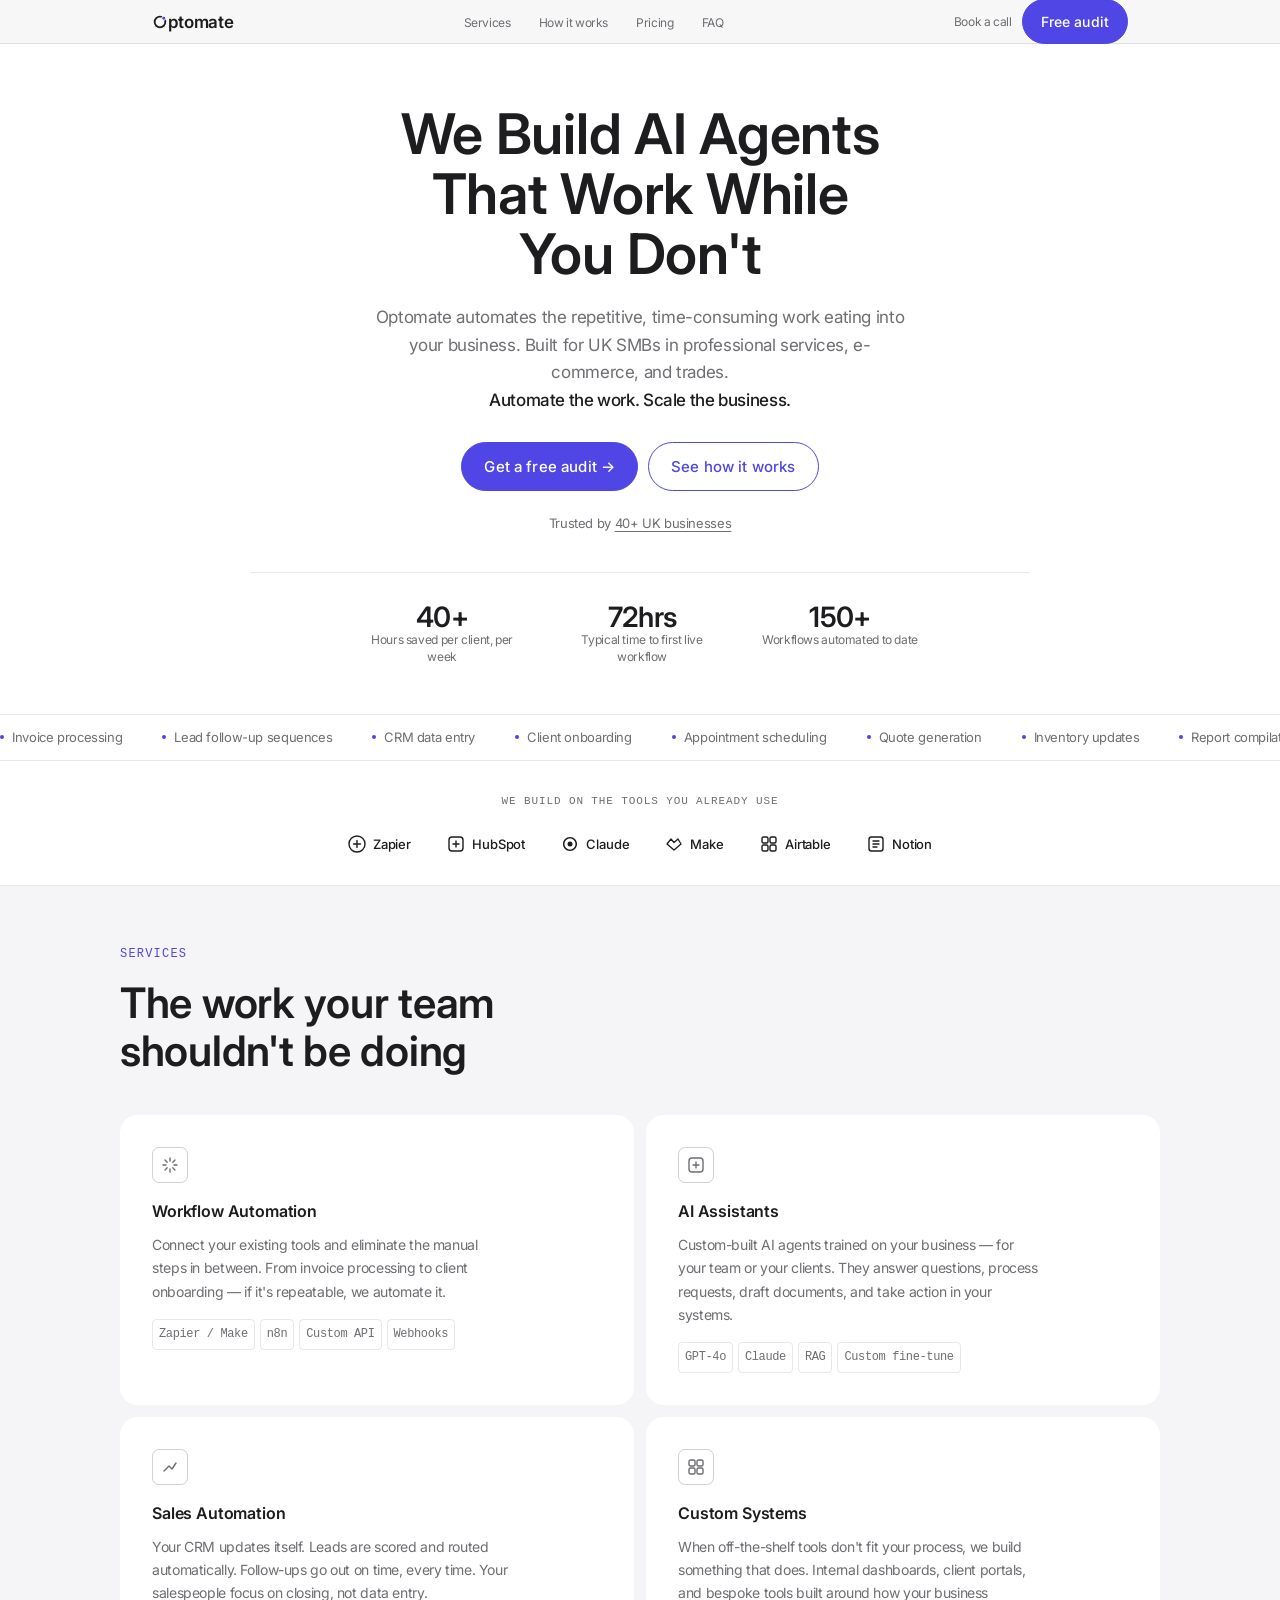
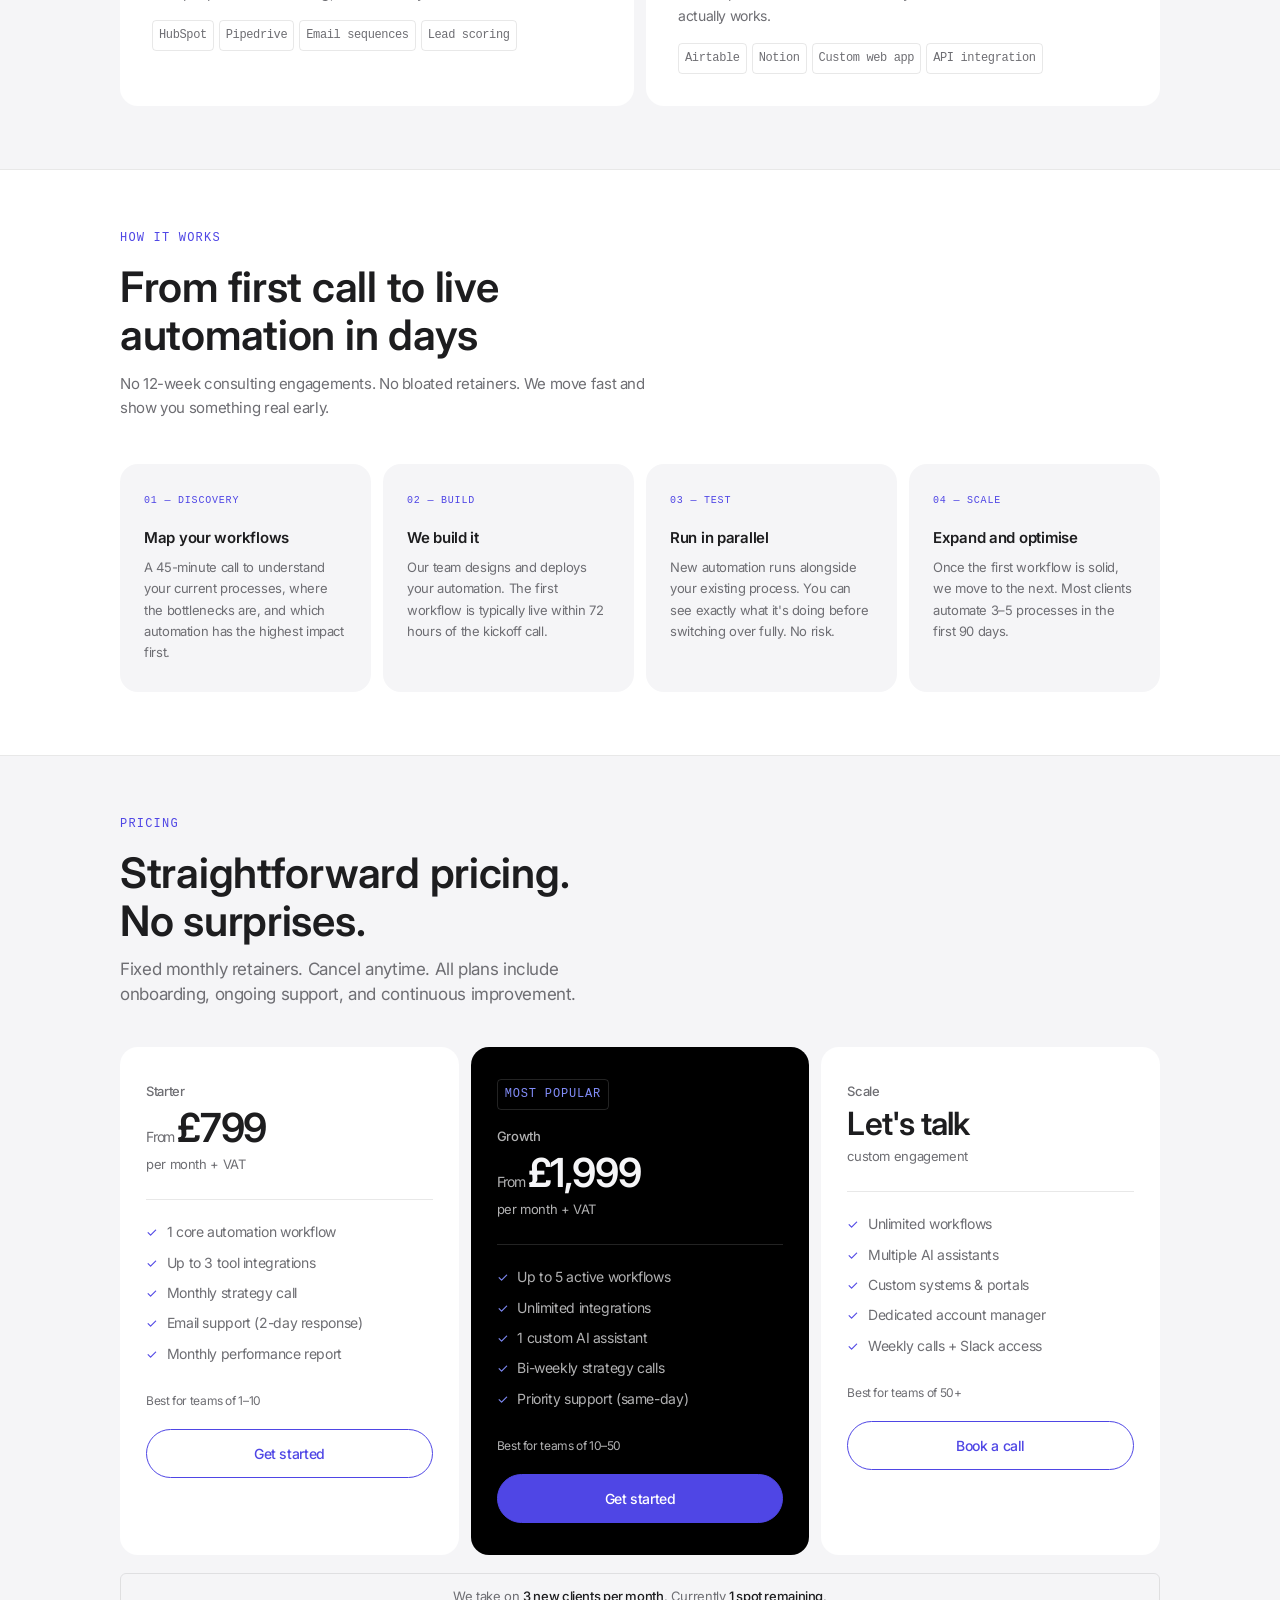
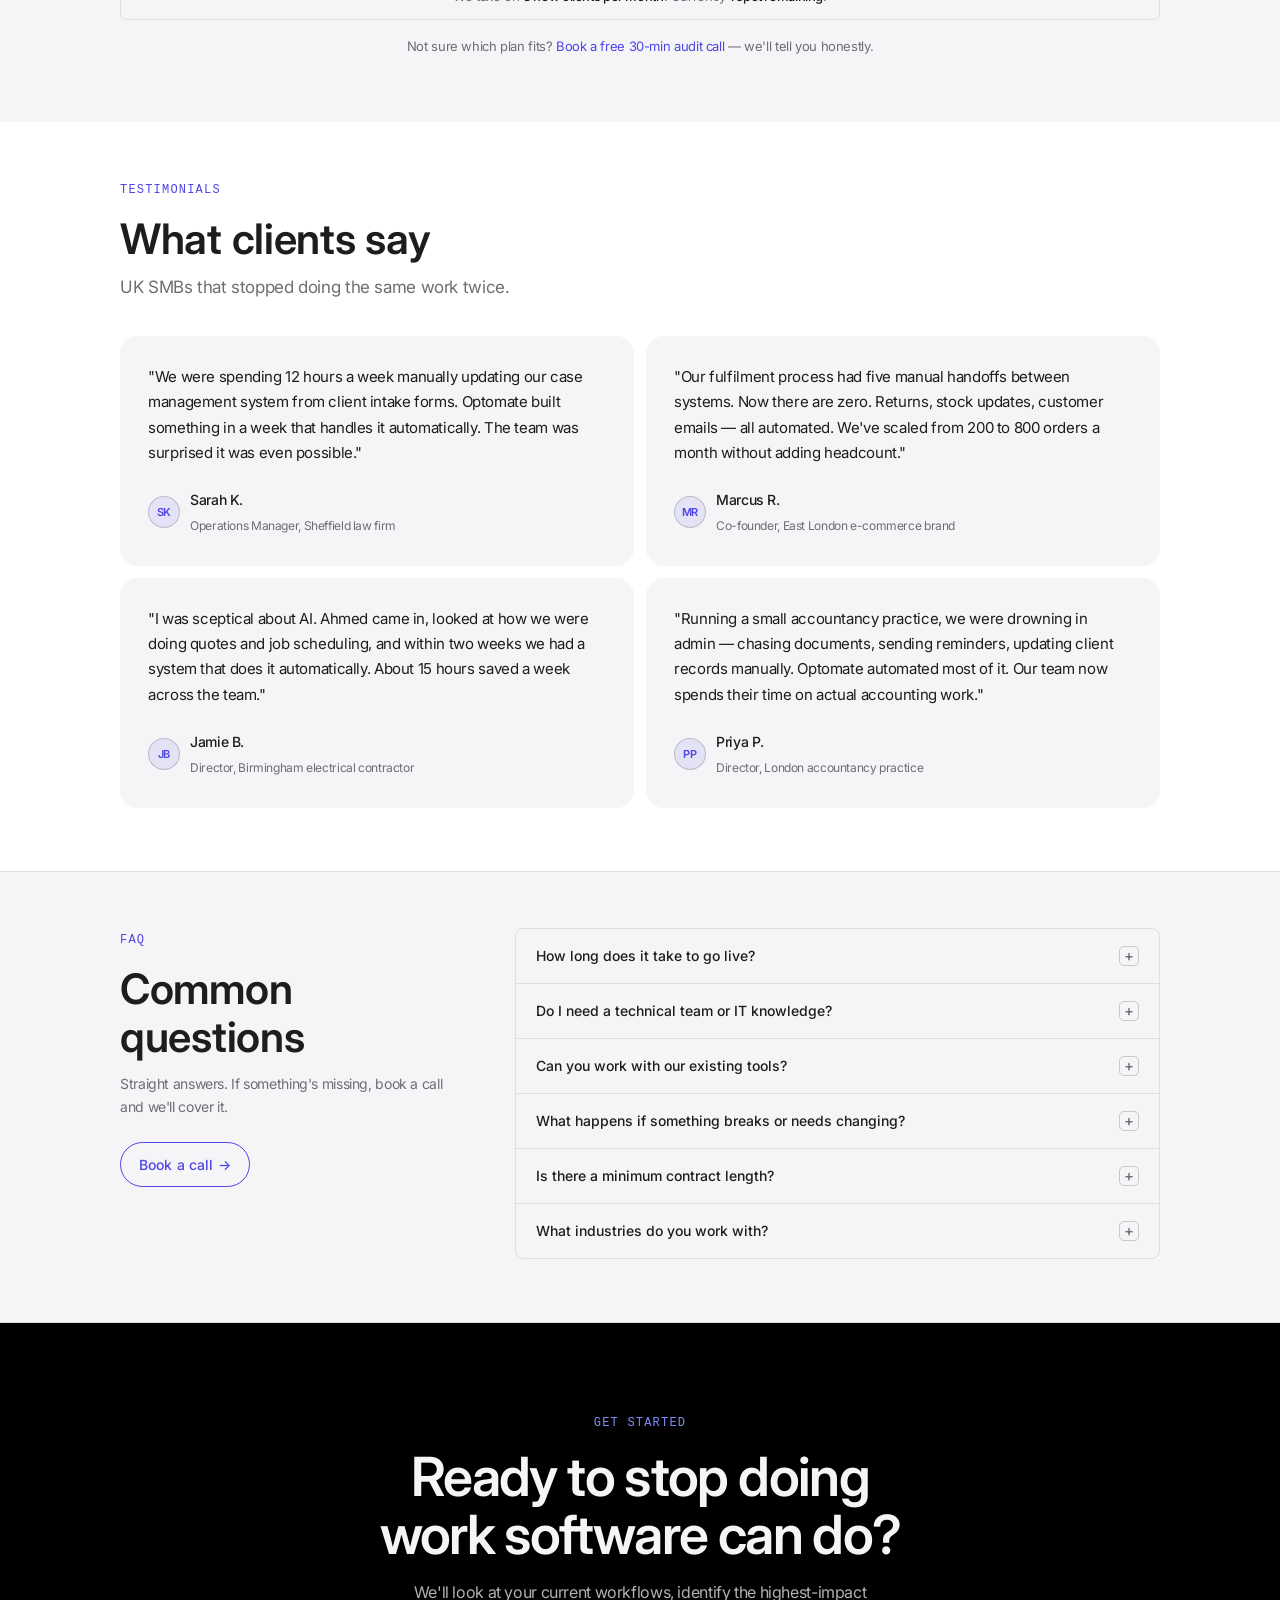
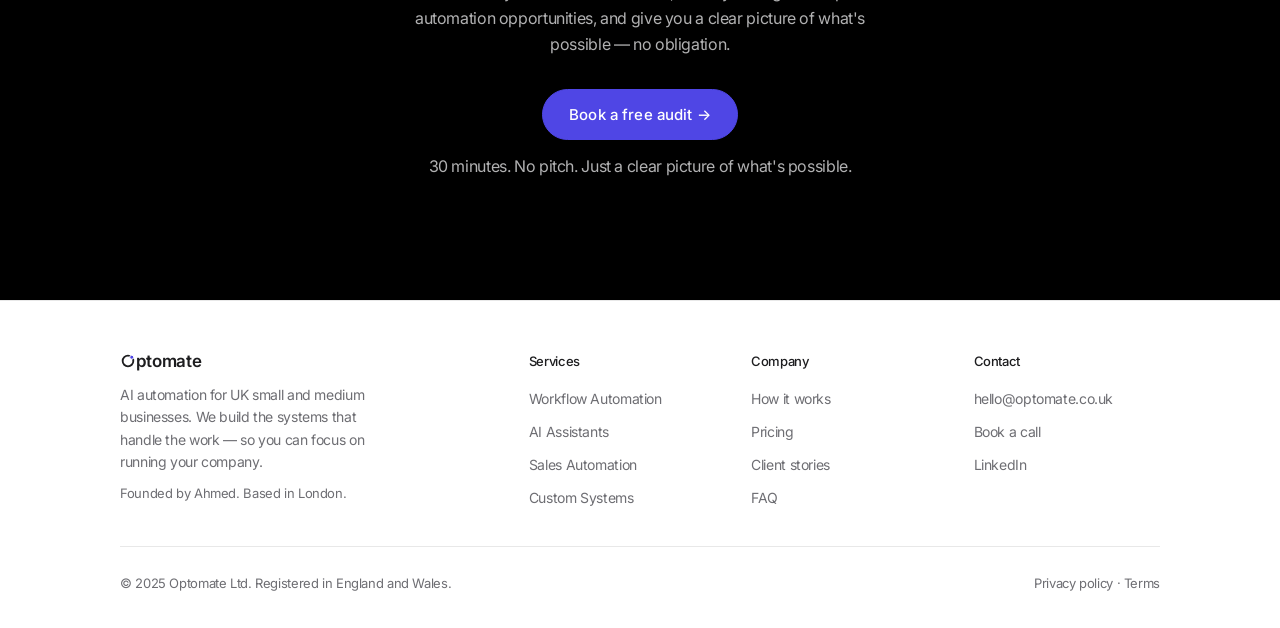
<file: optomate-landing.html>
<!doctype html>
<html lang="en">
<head>
  <meta charset="UTF-8">
  <meta name="viewport" content="width=device-width, initial-scale=1.0">
  <title>Optomate — AI Automation for UK SMBs</title>
  <link rel="icon" href="/assets/favicon.svg" type="image/svg+xml">
  <link rel="apple-touch-icon" href="/assets/apple-touch-icon.png">
  <link rel="preconnect" href="https://fonts.googleapis.com">
  <link rel="preconnect" href="https://fonts.gstatic.com" crossorigin>
  <link rel="stylesheet" href="https://fonts.googleapis.com/css2?family=Inter:opsz,wght@14..32,400..600&display=swap">
  <link rel="stylesheet" href="/tokens.css">
  <style>
    *, *::before, *::after { box-sizing: border-box; margin: 0; padding: 0; }

    :root {
      --bg:            var(--c-bg);
      --surface:       var(--c-bg-alt);
      --surface-2:     var(--c-bg-dark);
      --fg:            var(--c-text);
      --muted:         var(--c-text-muted);
      --border:        var(--c-line);
      --border-md:     var(--c-line-strong);
      --accent:        var(--c-accent);
      --accent-hover:  var(--c-accent-hover);
      --accent-dim:    var(--c-accent-soft);
      --accent-border: var(--c-line-strong);
      --accent-label:  var(--c-accent);

      --font-sans: var(--font-text);
      --font-mono: 'SF Mono', ui-monospace, 'JetBrains Mono', Menlo, monospace;
    }

    html { scroll-behavior: smooth; }

    body {
      background: var(--bg);
      color: var(--fg);
      font-family: var(--font-sans);
      font-size: 16px;
      line-height: 1.6;
      -webkit-font-smoothing: antialiased;
      overflow-x: hidden;
    }

    /* ─── NAV ─── */
    nav {
      position: sticky;
      top: 0;
      z-index: 100;
      background: var(--nav-bg);
      backdrop-filter: var(--nav-blur);
      -webkit-backdrop-filter: var(--nav-blur);
      border-bottom: 1px solid var(--border);
    }
    .nav-inner {
      max-width: 1200px;
      margin: 0 auto;
      padding: 0 24px;
      height: 56px;
      display: flex;
      align-items: center;
      justify-content: space-between;
      gap: 24px;
    }
    .nav-logo {
      font-size: 17px;
      font-weight: 600;
      letter-spacing: -0.02em;
      color: var(--fg);
      text-decoration: none;
      display: flex;
      align-items: center;
      gap: 9px;
      flex-shrink: 0;
    }
    .nav-logo-mark {
      width: 26px;
      height: 26px;
      background: var(--accent);
      border-radius: 6px;
      display: flex;
      align-items: center;
      justify-content: center;
      font-size: 12px;
      font-weight: 700;
      color: var(--c-on-accent);
      flex-shrink: 0;
    }
    .nav-links {
      display: flex;
      align-items: center;
      gap: 28px;
      list-style: none;
    }
    .nav-links a {
      font-size: 14px;
      color: var(--muted);
      text-decoration: none;
      transition: color 0.15s;
    }
    .nav-links a:hover { color: var(--fg); }
    .nav-cta { display: flex; align-items: center; gap: 10px; flex-shrink: 0; }
    .nav-book {
      font-size: 14px;
      color: var(--muted);
      text-decoration: none;
      transition: color 0.15s;
    }
    .nav-book:hover { color: var(--fg); }

    /* ─── BUTTONS ─── */
    .btn {
      display: inline-flex;
      align-items: center;
      gap: 6px;
      padding: 9px 18px;
      border-radius: 7px;
      font-size: 14px;
      font-weight: 500;
      text-decoration: none;
      cursor: pointer;
      transition: all 0.15s;
      border: none;
      font-family: var(--font-sans);
      letter-spacing: 0.01em;
      white-space: nowrap;
    }
    .btn-primary { background: var(--accent); color: var(--c-on-accent); }
    .btn-primary:hover { background: var(--accent-hover); }
    .btn-outline {
      background: transparent;
      color: var(--fg);
      border: 1px solid var(--border-md);
    }
    .btn-outline:hover { border-color: var(--c-text-muted); background: var(--c-line); }

    /* ─── LAYOUT ─── */
    .container { max-width: 1200px; margin: 0 auto; padding: 0 24px; }
    section { padding: 72px 0; }

    .section-label {
      font-family: var(--font-mono);
      font-size: 10px;
      color: var(--accent-label);
      text-transform: uppercase;
      letter-spacing: 0.1em;
      margin-bottom: 12px;
    }
    h2 {
      font-size: clamp(28px, 4vw, 42px);
      font-weight: 600;
      letter-spacing: -0.02em;
      line-height: 1.15;
    }

    /* ─── HERO ─── */
    .hero {
      padding: 60px 0 48px;
      position: relative;
      overflow: hidden;
    }
    .hero-glow {
      position: absolute;
      top: -200px;
      left: 50%;
      transform: translateX(-50%);
      width: 700px;
      height: 700px;
      background: none;
      pointer-events: none;
    }
    .hero-inner { max-width: 780px; position: relative; }
    .hero h1 {
      font-size: clamp(40px, 6.5vw, 74px);
      font-weight: 600;
      letter-spacing: -0.035em;
      line-height: 1.04;
      margin-bottom: 20px;
      color: var(--fg);
    }
    .hero-word {
      color: var(--fg);
      display: inline-block;
      transition: opacity 0.32s ease, transform 0.32s ease;
    }
    .hero-sub {
      font-size: 17px;
      color: var(--muted);
      line-height: 1.62;
      max-width: 540px;
      margin-bottom: 28px;
    }
    .hero-sub strong { color: var(--c-text); font-weight: 500; }
    .hero-actions { display: flex; gap: 10px; align-items: center; flex-wrap: wrap; margin-bottom: 20px; }
    .hero-actions .btn { font-size: 15px; padding: 11px 22px; }
    .hero-trust {
      font-size: 13px;
      color: var(--muted);
      margin-bottom: 36px;
    }
    .hero-trust span {
      text-decoration: underline;
      text-decoration-color: var(--c-text-muted);
      text-underline-offset: 3px;
    }
    .hero-stats {
      display: flex;
      gap: 40px;
      padding-top: 32px;
      border-top: 1px solid var(--border);
      flex-wrap: wrap;
    }
    .stat-val {
      font-size: 28px;
      font-weight: 600;
      letter-spacing: -0.025em;
    }
    .stat-label {
      font-size: 12px;
      color: var(--muted);
      margin-top: 2px;
      max-width: 160px;
      line-height: 1.4;
    }

    /* ─── TICKER ─── */
    .ticker {
      border-top: 1px solid var(--border);
      border-bottom: 1px solid var(--border);
      padding: 10px 0;
      overflow: hidden;
    }
    .ticker-track {
      display: flex;
      gap: 40px;
      animation: scroll-ticker 30s linear infinite;
      white-space: nowrap;
    }
    .ticker-item {
      display: inline-flex;
      align-items: center;
      gap: 8px;
      font-size: 13px;
      color: var(--muted);
      flex-shrink: 0;
    }
    .ticker-dot { width: 4px; height: 4px; border-radius: 50%; background: var(--accent); flex-shrink: 0; }
    @keyframes scroll-ticker {
      from { transform: translateX(0); }
      to { transform: translateX(-50%); }
    }

    /* ─── TOOLS STRIP ─── */
    .tools-strip {
      padding: 28px 0;
      border-bottom: 1px solid var(--border);
    }
    .tools-label {
      text-align: center;
      font-size: 11px;
      color: var(--c-text-muted);
      font-family: var(--font-mono);
      letter-spacing: 0.08em;
      text-transform: uppercase;
      margin-bottom: 18px;
    }
    .tools-row {
      display: flex;
      align-items: center;
      justify-content: center;
      gap: 36px;
      flex-wrap: wrap;
    }
    .tool-logo {
      display: flex;
      align-items: center;
      gap: 7px;
      opacity: 0.32;
      transition: opacity 0.2s;
      filter: grayscale(1);
    }
    .tool-logo:hover { opacity: 0.55; }
    .tool-icon {
      width: 18px;
      height: 18px;
      flex-shrink: 0;
    }
    .tool-name {
      font-size: 13px;
      font-weight: 500;
      color: var(--c-text);
      letter-spacing: -0.01em;
      white-space: nowrap;
    }

    /* ─── SERVICES ─── */
    .services-grid {
      display: grid;
      grid-template-columns: repeat(2, 1fr);
      gap: 1px;
      background: var(--border);
      border: 1px solid var(--border);
      border-radius: 10px;
      overflow: hidden;
      margin-top: 40px;
    }
    .svc-card {
      background: var(--surface);
      padding: 32px;
      transition: background 0.2s;
    }
    .svc-card:hover { background: var(--surface-2); }
    .svc-icon {
      width: 36px;
      height: 36px;
      border: 1px solid var(--border-md);
      border-radius: 7px;
      display: flex;
      align-items: center;
      justify-content: center;
      margin-bottom: 16px;
      color: var(--muted);
    }
    .svc-card h3 {
      font-size: 16px;
      font-weight: 600;
      letter-spacing: -0.01em;
      margin-bottom: 9px;
    }
    .svc-card p {
      font-size: 14px;
      color: var(--muted);
      line-height: 1.65;
      max-width: 360px;
    }
    .svc-tags {
      display: flex;
      flex-wrap: wrap;
      gap: 5px;
      margin-top: 16px;
    }
    .svc-tag {
      font-size: 11px;
      font-family: var(--font-mono);
      color: var(--muted);
      background: var(--c-line);
      border: 1px solid var(--border);
      border-radius: 4px;
      padding: 2px 6px;
    }

    /* ─── PROCESS ─── */
    .process-section {
      background: var(--surface);
      border-top: 1px solid var(--border);
      border-bottom: 1px solid var(--border);
    }
    .process-header { max-width: 540px; margin-bottom: 44px; }
    .process-header p { color: var(--muted); margin-top: 12px; font-size: 15px; line-height: 1.6; }
    .process-steps {
      display: grid;
      grid-template-columns: repeat(4, 1fr);
      gap: 1px;
      background: var(--border);
      border: 1px solid var(--border);
      border-radius: 8px;
      overflow: hidden;
    }
    .process-step { background: var(--surface); padding: 24px 24px 28px; }
    .process-step:hover { background: var(--surface-2); }
    .step-num {
      font-family: var(--font-mono);
      font-size: 10px;
      color: var(--accent-label);
      letter-spacing: 0.08em;
      text-transform: uppercase;
      margin-bottom: 12px;
    }
    .process-step h3 { font-size: 15px; font-weight: 600; margin-bottom: 7px; }
    .process-step p { font-size: 13px; color: var(--muted); line-height: 1.65; }

    /* ─── PRICING ─── */
    .pricing-intro { max-width: 520px; margin-bottom: 40px; }
    .pricing-intro p { color: var(--muted); margin-top: 12px; }
    .pricing-grid {
      display: grid;
      grid-template-columns: repeat(3, 1fr);
      gap: 1px;
      background: var(--border);
      border: 1px solid var(--border);
      border-radius: 10px;
      overflow: hidden;
    }
    .price-card { background: var(--surface); padding: 32px 26px; }
    .price-card.featured { background: var(--surface-2); }
    .price-badge {
      display: inline-block;
      font-size: 10px;
      font-family: var(--font-mono);
      text-transform: uppercase;
      letter-spacing: 0.07em;
      color: var(--accent);
      background: var(--accent-dim);
      border: 1px solid var(--accent-border);
      border-radius: 4px;
      padding: 2px 7px;
      margin-bottom: 14px;
    }
    .price-tier { font-size: 13px; color: var(--muted); font-weight: 500; margin-bottom: 4px; }
    .price-prefix { font-size: 14px; color: var(--muted); font-weight: 400; }
    .price-amount {
      font-size: 40px;
      font-weight: 600;
      letter-spacing: -0.03em;
      line-height: 1;
      margin-bottom: 4px;
    }
    .price-amount-talk {
      font-size: 32px;
      font-weight: 600;
      letter-spacing: -0.025em;
      line-height: 1;
      margin-bottom: 4px;
    }
    .price-period { font-size: 13px; color: var(--muted); margin-bottom: 22px; }
    .price-divider { height: 1px; background: var(--border); margin-bottom: 22px; }
    .price-features {
      list-style: none;
      display: flex;
      flex-direction: column;
      gap: 10px;
      margin-bottom: 24px;
    }
    .price-features li {
      font-size: 14px;
      color: var(--muted);
      display: flex;
      align-items: flex-start;
      gap: 9px;
      line-height: 1.45;
    }
    .price-features li::before {
      content: '✓';
      color: var(--c-accent);
      flex-shrink: 0;
      font-size: 13px;
      margin-top: 1px;
    }
    .price-cta {
      display: block;
      text-align: center;
      padding: 11px;
      border-radius: 7px;
      font-size: 14px;
      font-weight: 500;
      text-decoration: none;
      transition: all 0.15s;
      border: 1px solid var(--border-md);
      color: var(--fg);
    }
    .price-cta:hover { background: var(--c-line); }
    .price-card.featured .price-cta { background: var(--accent); border-color: transparent; color: var(--c-on-accent); }
    .price-card.featured .price-cta:hover { background: var(--accent-hover); }
    .pricing-urgency {
      text-align: center;
      margin-top: 18px;
      font-size: 13px;
      color: var(--muted);
      padding: 10px 16px;
      border: 1px solid var(--border);
      border-radius: 6px;
      background: var(--c-accent-soft);
    }
    .pricing-urgency strong { color: var(--c-text); font-weight: 500; }
    .pricing-footnote { text-align: center; margin-top: 14px; font-size: 13px; color: var(--muted); }
    .pricing-footnote a { color: var(--accent); text-decoration: none; }
    .pricing-footnote a:hover { text-decoration: underline; }

    /* ─── TESTIMONIALS ─── */
    .testi-header { margin-bottom: 36px; }
    .testi-header p { color: var(--muted); margin-top: 12px; max-width: 440px; }
    .testi-grid {
      display: grid;
      grid-template-columns: repeat(2, 1fr);
      gap: 1px;
      background: var(--border);
      border: 1px solid var(--border);
      border-radius: 10px;
      overflow: hidden;
    }
    .testi-card { background: var(--surface); padding: 28px; }
    .testi-quote {
      font-size: 15px;
      line-height: 1.68;
      color: var(--c-text);
      margin-bottom: 22px;
    }
    .testi-author { display: flex; align-items: center; gap: 10px; }
    .testi-avatar {
      width: 32px;
      height: 32px;
      border-radius: 50%;
      background: var(--accent-dim);
      border: 1px solid var(--accent-border);
      display: flex;
      align-items: center;
      justify-content: center;
      font-size: 11px;
      font-weight: 600;
      color: var(--c-link);
      flex-shrink: 0;
    }
    .testi-name { font-size: 14px; font-weight: 500; }
    .testi-role { font-size: 12px; color: var(--muted); margin-top: 1px; }

    /* ─── FAQ ─── */
    .faq-section {
      background: var(--surface);
      border-top: 1px solid var(--border);
      border-bottom: 1px solid var(--border);
    }
    .faq-layout {
      display: grid;
      grid-template-columns: 1fr 2fr;
      gap: 72px;
      align-items: start;
    }
    .faq-sidebar h2 { margin-bottom: 12px; }
    .faq-sidebar p { color: var(--muted); font-size: 14px; margin-bottom: 24px; line-height: 1.6; }
    .faq-accordion {
      border: 1px solid var(--border);
      border-radius: 8px;
      overflow: hidden;
    }
    .faq-item { border-bottom: 1px solid var(--border); }
    .faq-item:last-child { border-bottom: none; }
    .faq-q {
      width: 100%;
      background: none;
      border: none;
      color: var(--fg);
      font-family: var(--font-sans);
      font-size: 14px;
      font-weight: 500;
      text-align: left;
      padding: 17px 20px;
      cursor: pointer;
      display: flex;
      justify-content: space-between;
      align-items: center;
      gap: 16px;
      transition: background 0.15s;
    }
    .faq-q:hover { background: var(--c-line); }
    .faq-toggle {
      flex-shrink: 0;
      width: 20px;
      height: 20px;
      border: 1px solid var(--border-md);
      border-radius: 5px;
      display: flex;
      align-items: center;
      justify-content: center;
      font-size: 15px;
      color: var(--muted);
      transition: all 0.15s;
      line-height: 1;
    }
    .faq-item.open .faq-toggle {
      background: var(--accent-dim);
      border-color: var(--accent-border);
      color: var(--c-link);
    }
    .faq-a { max-height: 0; overflow: hidden; transition: max-height 0.28s ease; }
    .faq-a-inner {
      padding: 0 20px 16px;
      font-size: 14px;
      color: var(--muted);
      line-height: 1.7;
    }

    /* ─── CTA ─── */
    .cta-section { text-align: center; padding: 88px 0; }
    .cta-inner { max-width: 560px; margin: 0 auto; }
    .cta-section h2 {
      font-size: clamp(30px, 5vw, 54px);
      letter-spacing: -0.03em;
      line-height: 1.08;
      margin-bottom: 16px;
    }
    .cta-section p {
      color: var(--muted);
      font-size: 16px;
      line-height: 1.6;
      margin-bottom: 32px;
      max-width: 480px;
      margin-left: auto;
      margin-right: auto;
    }
    .cta-btns { display: flex; gap: 10px; justify-content: center; flex-wrap: wrap; }
    .cta-btns .btn { font-size: 15px; padding: 12px 26px; }
    .cta-sub {
      margin-top: 14px;
      font-size: 13px;
      color: var(--c-text-muted);
    }

    /* ─── FOOTER ─── */
    footer {
      border-top: 1px solid var(--border);
      padding: 48px 0 32px;
    }
    .footer-grid {
      display: grid;
      grid-template-columns: 2fr 1fr 1fr 1fr;
      gap: 36px;
      margin-bottom: 36px;
    }
    .footer-brand-desc {
      font-size: 14px;
      color: var(--muted);
      margin-top: 10px;
      max-width: 260px;
      line-height: 1.6;
    }
    .footer-founding { font-size: 13px; color: var(--muted); margin-top: 8px; }
    .footer-col h4 { font-size: 13px; font-weight: 500; margin-bottom: 12px; }
    .footer-links { list-style: none; display: flex; flex-direction: column; gap: 8px; }
    .footer-links a {
      font-size: 14px;
      color: var(--muted);
      text-decoration: none;
      transition: color 0.15s;
    }
    .footer-links a:hover { color: var(--fg); }
    .footer-bottom {
      display: flex;
      justify-content: space-between;
      align-items: center;
      padding-top: 24px;
      border-top: 1px solid var(--border);
      gap: 16px;
      flex-wrap: wrap;
    }
    .footer-bottom p { font-size: 13px; color: var(--muted); }
    .footer-bottom a { color: var(--muted); text-decoration: none; }
    .footer-bottom a:hover { color: var(--fg); }

    /* ─── FADE IN ─── */
    .fade-in {
      opacity: 0;
      transform: translateY(16px);
      transition: opacity 0.44s ease, transform 0.44s ease;
    }
    .fade-in.visible { opacity: 1; transform: translateY(0); }
    .fade-in.delay-1 { transition-delay: 0.08s; }
    .fade-in.delay-2 { transition-delay: 0.16s; }

    /* ─── RESPONSIVE ─── */
    @media (max-width: 1024px) {
      .services-grid { grid-template-columns: 1fr; }
      .pricing-grid { grid-template-columns: 1fr; }
      .testi-grid { grid-template-columns: 1fr; }
      .process-steps { grid-template-columns: repeat(2, 1fr); }
      .footer-grid { grid-template-columns: 1fr 1fr; }
    }
    @media (max-width: 800px) {
      .faq-layout { grid-template-columns: 1fr; gap: 36px; }
    }
    @media (max-width: 768px) {
      section { padding: 52px 0; }
      .hero { padding: 48px 0 40px; }
      .nav-links { display: none; }
      .nav-book { display: none; }
      .hero-stats { gap: 24px; }
      .process-steps { grid-template-columns: 1fr; }
      .tools-row { gap: 20px; }
    }
    @media (max-width: 480px) {
      .footer-grid { grid-template-columns: 1fr; }
      .hero h1 { font-size: 38px; }
    }

    /* ─── Optomate tokens: nav, buttons, tiles, hero (match index.html) ─── */
    body { font-family: var(--font-text); font-size: var(--fs-body); line-height: var(--lh-body); letter-spacing: var(--ls-body); background: var(--c-bg); color: var(--c-text); }
    h1, h2, h3 { font-family: var(--font-display); font-weight: 600; letter-spacing: var(--ls-hero); }
    .container { max-width: calc(var(--content-max) + 64px); }
    section { padding: var(--section-pad); background: var(--c-bg); }
    body > section:nth-of-type(odd) { background: var(--c-bg); }
    body > section:nth-of-type(even) { background: var(--c-bg-alt); }
    nav { position: sticky; top: 0; height: var(--nav-height); background: var(--nav-bg); backdrop-filter: var(--nav-blur); -webkit-backdrop-filter: var(--nav-blur); border-bottom: 1px solid var(--c-line); }
    .nav-inner { height: 100%; max-width: var(--content-max); margin: 0 auto; padding-top: 0; padding-bottom: 0; }
    .nav-links a, .nav-book { font-size: var(--fs-micro); }
    .btn, .price-cta, .form-submit { border-radius: var(--radius-pill); }
    .btn-primary, .form-submit, .price-card.featured .price-cta { background: var(--c-accent); color: var(--c-on-accent); border: 1px solid var(--c-accent); }
    .btn-primary:hover, .form-submit:hover, .price-card.featured .price-cta:hover { background: var(--c-accent-hover); border-color: var(--c-accent-hover); }
    .btn-outline, .price-cta { background: transparent; color: var(--c-link); border: 1px solid var(--c-link); }
    .btn-outline:hover, .price-cta:hover { background: var(--c-accent-soft); border-color: var(--c-link); }
    .svc-card, .process-step, .price-card, .testi-card, .contact-card, .contact-form-wrap { background: var(--c-bg-alt); border: 0; box-shadow: none; border-radius: var(--radius-lg); }
    body > section:nth-of-type(even) .svc-card, body > section:nth-of-type(even) .process-step,
    body > section:nth-of-type(even) .price-card:not(.featured), body > section:nth-of-type(even) .testi-card,
    body > section:nth-of-type(even) .contact-card, body > section:nth-of-type(even) .contact-form-wrap { background: var(--c-bg); }
    .price-card.featured { background: var(--c-bg-dark); color: var(--c-text-on-dark); }
    .price-card.featured .price-tier, .price-card.featured .price-prefix, .price-card.featured .price-period,
    .price-card.featured .price-reframe, .price-card.featured .price-features li, .price-card.featured .price-onboarding { color: var(--c-on-dark-muted); }
    .price-card.featured .price-amount, .price-card.featured .price-amount-talk { color: var(--c-text-on-dark); }
    .price-card.featured .price-divider { background: var(--c-on-dark-line); border-color: var(--c-on-dark-line); }
    .price-card.featured .price-features li::before { color: var(--c-link-on-dark); }
    .hero h1 { font-size: var(--fs-hero); line-height: var(--lh-hero); letter-spacing: var(--ls-hero); font-weight: 600; }
    .hero-sub { font-size: var(--fs-body); }
    .hero-glow { display: none; }
    .tool-logo, .powered-item { opacity: 1; filter: none; color: var(--c-text); }
    .section-label { color: var(--c-accent); }
    body > section.cta-section { background: var(--c-bg-dark); color: var(--c-text-on-dark); }
    .cta-section h2 { color: var(--c-text-on-dark); }
    .cta-section p, .cta-section .cta-sub { color: var(--c-on-dark-muted); }
    .cta-section .btn-outline { color: var(--c-link-on-dark); border-color: var(--c-link-on-dark); }
    .cta-section a:not(.btn) { color: var(--c-link-on-dark); }
    .price-card.featured .price-badge { color: var(--c-link-on-dark); background: transparent; border-color: var(--c-on-dark-line); }
    .price-card.featured p[style] { color: var(--c-on-dark-muted) !important; }
    .cta-section .section-label { color: var(--c-link-on-dark); }
    .pricing-urgency, .svc-tag { background: transparent; }
    .price-badge, .section-label, .svc-tag { font-size: var(--fs-micro); }
    .services-grid, .process-steps, .pricing-grid, .testi-grid { gap: var(--tile-gap); background: transparent; border: 0; overflow: visible; }
    .hero-inner { max-width: 780px; margin: 0 auto; text-align: center; }
    .hero-inner .hero-sub { margin-left: auto; margin-right: auto; }
    .hero-inner .hero-actions, .hero-stats { justify-content: center; }
    .hero-stats { text-align: center; }
    @media (max-width: 734px) { .hero h1 { font-size: var(--fs-h3); line-height: var(--lh-h3); } }

    /* ─── Integrated logo: mark replaces the "O" ─── */
    .logo { display: inline-flex; align-items: baseline; gap: 0; font-family: var(--font-text); font-size: var(--fs-body); font-weight: 600; letter-spacing: -0.02em; line-height: 1; color: var(--c-text); text-decoration: none; }
    .logo-mark { flex: none; width: 0.94em; height: 0.94em; position: relative; top: calc(0.94em * 0.11); margin-right: -0.02em; }
  </style>
</head>
<body>

<nav>
  <div class="nav-inner">
    <a class="logo nav-logo" href="/" aria-label="Optomate"><svg class="logo-mark" viewBox="0 0 48 48" aria-hidden="true"><circle cx="24" cy="24" r="16" fill="none" stroke="#1d1d1f" stroke-width="5.5"/><circle cx="35.3" cy="12.7" r="6" fill="#4f46e5" stroke="#f5f5f7" stroke-width="3"/></svg><span aria-hidden="true">ptomate</span></a>
    <ul class="nav-links">
      <li><a href="#services">Services</a></li>
      <li><a href="#process">How it works</a></li>
      <li><a href="#pricing">Pricing</a></li>
      <li><a href="#faq">FAQ</a></li>
    </ul>
    <div class="nav-cta">
      <a href="#contact" class="nav-book">Book a call</a>
      <a href="#contact" class="btn btn-primary">Free audit</a>
    </div>
  </div>
</nav>

<section class="hero">
  <div class="hero-glow"></div>
  <div class="container">
    <div class="hero-inner">
      <h1>We Build AI Agents<br>That Work While<br><span class="hero-word" id="hero-word">You Don't</span></h1>
      <p class="hero-sub">
        Optomate automates the repetitive, time-consuming work eating into your business.
        Built for UK SMBs in professional services, e-commerce, and trades.<br>
        <strong>Automate the work. Scale the business.</strong>
      </p>
      <div class="hero-actions">
        <a href="#contact" class="btn btn-primary">Get a free audit →</a>
        <a href="#process" class="btn btn-outline">See how it works</a>
      </div>
      <p class="hero-trust">Trusted by <span>40+ UK businesses</span></p>
      <div class="hero-stats">
        <div>
          <div class="stat-val">40+</div>
          <div class="stat-label">Hours saved per client, per week</div>
        </div>
        <div>
          <div class="stat-val">72hrs</div>
          <div class="stat-label">Typical time to first live workflow</div>
        </div>
        <div>
          <div class="stat-val">150+</div>
          <div class="stat-label">Workflows automated to date</div>
        </div>
      </div>
    </div>
  </div>
</section>

<div class="ticker">
  <div class="ticker-track">
    <span class="ticker-item"><span class="ticker-dot"></span>Invoice processing</span>
    <span class="ticker-item"><span class="ticker-dot"></span>Lead follow-up sequences</span>
    <span class="ticker-item"><span class="ticker-dot"></span>CRM data entry</span>
    <span class="ticker-item"><span class="ticker-dot"></span>Client onboarding</span>
    <span class="ticker-item"><span class="ticker-dot"></span>Appointment scheduling</span>
    <span class="ticker-item"><span class="ticker-dot"></span>Quote generation</span>
    <span class="ticker-item"><span class="ticker-dot"></span>Inventory updates</span>
    <span class="ticker-item"><span class="ticker-dot"></span>Report compilation</span>
    <span class="ticker-item"><span class="ticker-dot"></span>Support ticket triage</span>
    <span class="ticker-item"><span class="ticker-dot"></span>Contract management</span>
    <span class="ticker-item"><span class="ticker-dot"></span>Invoice processing</span>
    <span class="ticker-item"><span class="ticker-dot"></span>Lead follow-up sequences</span>
    <span class="ticker-item"><span class="ticker-dot"></span>CRM data entry</span>
    <span class="ticker-item"><span class="ticker-dot"></span>Client onboarding</span>
    <span class="ticker-item"><span class="ticker-dot"></span>Appointment scheduling</span>
    <span class="ticker-item"><span class="ticker-dot"></span>Quote generation</span>
    <span class="ticker-item"><span class="ticker-dot"></span>Inventory updates</span>
    <span class="ticker-item"><span class="ticker-dot"></span>Report compilation</span>
    <span class="ticker-item"><span class="ticker-dot"></span>Support ticket triage</span>
    <span class="ticker-item"><span class="ticker-dot"></span>Contract management</span>
  </div>
</div>

<div class="tools-strip">
  <div class="container">
    <p class="tools-label">We build on the tools you already use</p>
    <div class="tools-row">
      <div class="tool-logo">
        <svg class="tool-icon" viewBox="0 0 18 18" fill="none"><circle cx="9" cy="9" r="8" stroke="currentColor" stroke-width="1.4"/><path d="M5.5 9h7M9 5.5v7" stroke="currentColor" stroke-width="1.4" stroke-linecap="round"/></svg>
        <span class="tool-name">Zapier</span>
      </div>
      <div class="tool-logo">
        <svg class="tool-icon" viewBox="0 0 18 18" fill="none"><rect x="2" y="2" width="14" height="14" rx="3" stroke="currentColor" stroke-width="1.4"/><path d="M6 9h6M9 6v6" stroke="currentColor" stroke-width="1.4" stroke-linecap="round"/></svg>
        <span class="tool-name">HubSpot</span>
      </div>
      <div class="tool-logo">
        <svg class="tool-icon" viewBox="0 0 18 18" fill="none"><path d="M9 2C5.13 2 2 5.13 2 9s3.13 7 7 7 7-3.13 7-7-3.13-7-7-7zm0 12.5c-3.03 0-5.5-2.47-5.5-5.5S5.97 3.5 9 3.5s5.5 2.47 5.5 5.5-2.47 5.5-5.5 5.5z" fill="currentColor"/><circle cx="9" cy="9" r="2.5" fill="currentColor"/></svg>
        <span class="tool-name">Claude</span>
      </div>
      <div class="tool-logo">
        <svg class="tool-icon" viewBox="0 0 18 18" fill="none"><path d="M2 9l4-5 3 3.5L13 4l3 5-7 6-7-6z" stroke="currentColor" stroke-width="1.3" stroke-linejoin="round"/></svg>
        <span class="tool-name">Make</span>
      </div>
      <div class="tool-logo">
        <svg class="tool-icon" viewBox="0 0 18 18" fill="none"><rect x="2" y="2" width="6" height="6" rx="1.5" stroke="currentColor" stroke-width="1.4"/><rect x="10" y="2" width="6" height="6" rx="1.5" stroke="currentColor" stroke-width="1.4"/><rect x="2" y="10" width="6" height="6" rx="1.5" stroke="currentColor" stroke-width="1.4"/><rect x="10" y="10" width="6" height="6" rx="1.5" stroke="currentColor" stroke-width="1.4"/></svg>
        <span class="tool-name">Airtable</span>
      </div>
      <div class="tool-logo">
        <svg class="tool-icon" viewBox="0 0 18 18" fill="none"><rect x="2" y="2" width="14" height="14" rx="2.5" stroke="currentColor" stroke-width="1.4"/><path d="M6 6h6M6 9h6M6 12h4" stroke="currentColor" stroke-width="1.3" stroke-linecap="round"/></svg>
        <span class="tool-name">Notion</span>
      </div>
    </div>
  </div>
</div>

<section id="services">
  <div class="container">
    <div class="section-label fade-in">Services</div>
    <h2 class="fade-in delay-1">The work your team<br>shouldn't be doing</h2>
    <div class="services-grid fade-in delay-2">

      <div class="svc-card">
        <div class="svc-icon">
          <svg width="16" height="16" fill="none" viewBox="0 0 16 16"><path d="M8 1v3M8 12v3M1 8h3M12 8h3M3.05 3.05l2.12 2.12M10.83 10.83l2.12 2.12M3.05 12.95l2.12-2.12M10.83 5.17l2.12-2.12" stroke="currentColor" stroke-width="1.4" stroke-linecap="round"/></svg>
        </div>
        <h3>Workflow Automation</h3>
        <p>Connect your existing tools and eliminate the manual steps in between. From invoice processing to client onboarding — if it's repeatable, we automate it.</p>
        <div class="svc-tags">
          <span class="svc-tag">Zapier / Make</span>
          <span class="svc-tag">n8n</span>
          <span class="svc-tag">Custom API</span>
          <span class="svc-tag">Webhooks</span>
        </div>
      </div>

      <div class="svc-card">
        <div class="svc-icon">
          <svg width="16" height="16" fill="none" viewBox="0 0 16 16"><rect x="1" y="1" width="14" height="14" rx="3" stroke="currentColor" stroke-width="1.4"/><path d="M5 8h6M8 5v6" stroke="currentColor" stroke-width="1.4" stroke-linecap="round"/></svg>
        </div>
        <h3>AI Assistants</h3>
        <p>Custom-built AI agents trained on your business — for your team or your clients. They answer questions, process requests, draft documents, and take action in your systems.</p>
        <div class="svc-tags">
          <span class="svc-tag">GPT-4o</span>
          <span class="svc-tag">Claude</span>
          <span class="svc-tag">RAG</span>
          <span class="svc-tag">Custom fine-tune</span>
        </div>
      </div>

      <div class="svc-card">
        <div class="svc-icon">
          <svg width="16" height="16" fill="none" viewBox="0 0 16 16"><path d="M2 12L7 7l3 3 4-6" stroke="currentColor" stroke-width="1.4" stroke-linecap="round" stroke-linejoin="round"/></svg>
        </div>
        <h3>Sales Automation</h3>
        <p>Your CRM updates itself. Leads are scored and routed automatically. Follow-ups go out on time, every time. Your salespeople focus on closing, not data entry.</p>
        <div class="svc-tags">
          <span class="svc-tag">HubSpot</span>
          <span class="svc-tag">Pipedrive</span>
          <span class="svc-tag">Email sequences</span>
          <span class="svc-tag">Lead scoring</span>
        </div>
      </div>

      <div class="svc-card">
        <div class="svc-icon">
          <svg width="16" height="16" fill="none" viewBox="0 0 16 16"><rect x="1" y="1" width="6" height="6" rx="1.5" stroke="currentColor" stroke-width="1.4"/><rect x="9" y="1" width="6" height="6" rx="1.5" stroke="currentColor" stroke-width="1.4"/><rect x="1" y="9" width="6" height="6" rx="1.5" stroke="currentColor" stroke-width="1.4"/><rect x="9" y="9" width="6" height="6" rx="1.5" stroke="currentColor" stroke-width="1.4"/></svg>
        </div>
        <h3>Custom Systems</h3>
        <p>When off-the-shelf tools don't fit your process, we build something that does. Internal dashboards, client portals, and bespoke tools built around how your business actually works.</p>
        <div class="svc-tags">
          <span class="svc-tag">Airtable</span>
          <span class="svc-tag">Notion</span>
          <span class="svc-tag">Custom web app</span>
          <span class="svc-tag">API integration</span>
        </div>
      </div>

    </div>
  </div>
</section>

<section id="process" class="process-section">
  <div class="container">
    <div class="process-header fade-in">
      <div class="section-label">How it works</div>
      <h2>From first call to live<br>automation in days</h2>
      <p>No 12-week consulting engagements. No bloated retainers. We move fast and show you something real early.</p>
    </div>
    <div class="process-steps fade-in delay-1">
      <div class="process-step">
        <div class="step-num">01 — Discovery</div>
        <h3>Map your workflows</h3>
        <p>A 45-minute call to understand your current processes, where the bottlenecks are, and which automation has the highest impact first.</p>
      </div>
      <div class="process-step">
        <div class="step-num">02 — Build</div>
        <h3>We build it</h3>
        <p>Our team designs and deploys your automation. The first workflow is typically live within 72 hours of the kickoff call.</p>
      </div>
      <div class="process-step">
        <div class="step-num">03 — Test</div>
        <h3>Run in parallel</h3>
        <p>New automation runs alongside your existing process. You can see exactly what it's doing before switching over fully. No risk.</p>
      </div>
      <div class="process-step">
        <div class="step-num">04 — Scale</div>
        <h3>Expand and optimise</h3>
        <p>Once the first workflow is solid, we move to the next. Most clients automate 3–5 processes in the first 90 days.</p>
      </div>
    </div>
  </div>
</section>

<section id="pricing">
  <div class="container">
    <div class="pricing-intro fade-in">
      <div class="section-label">Pricing</div>
      <h2>Straightforward pricing.<br>No surprises.</h2>
      <p>Fixed monthly retainers. Cancel anytime. All plans include onboarding, ongoing support, and continuous improvement.</p>
    </div>
    <div class="pricing-grid fade-in delay-1">

      <div class="price-card">
        <div class="price-tier">Starter</div>
        <div class="price-amount"><span class="price-prefix">From </span>£799</div>
        <div class="price-period">per month + VAT</div>
        <div class="price-divider"></div>
        <ul class="price-features">
          <li>1 core automation workflow</li>
          <li>Up to 3 tool integrations</li>
          <li>Monthly strategy call</li>
          <li>Email support (2-day response)</li>
          <li>Monthly performance report</li>
        </ul>
        <p style="font-size:12px;color:var(--muted);margin-bottom:16px;">Best for teams of 1–10</p>
        <a href="#contact" class="price-cta">Get started</a>
      </div>

      <div class="price-card featured">
        <div class="price-badge">Most popular</div>
        <div class="price-tier">Growth</div>
        <div class="price-amount"><span class="price-prefix">From </span>£1,999</div>
        <div class="price-period">per month + VAT</div>
        <div class="price-divider"></div>
        <ul class="price-features">
          <li>Up to 5 active workflows</li>
          <li>Unlimited integrations</li>
          <li>1 custom AI assistant</li>
          <li>Bi-weekly strategy calls</li>
          <li>Priority support (same-day)</li>
        </ul>
        <p style="font-size:12px;color:var(--muted);margin-bottom:16px;">Best for teams of 10–50</p>
        <a href="#contact" class="price-cta">Get started</a>
      </div>

      <div class="price-card">
        <div class="price-tier">Scale</div>
        <div class="price-amount-talk">Let's talk</div>
        <div class="price-period">custom engagement</div>
        <div class="price-divider"></div>
        <ul class="price-features">
          <li>Unlimited workflows</li>
          <li>Multiple AI assistants</li>
          <li>Custom systems &amp; portals</li>
          <li>Dedicated account manager</li>
          <li>Weekly calls + Slack access</li>
        </ul>
        <p style="font-size:12px;color:var(--muted);margin-bottom:16px;">Best for teams of 50+</p>
        <a href="#contact" class="price-cta">Book a call</a>
      </div>

    </div>
    <div class="pricing-urgency fade-in delay-2">
      We take on <strong>3 new clients per month</strong>. Currently <strong>1 spot remaining</strong>.
    </div>
    <p class="pricing-footnote">Not sure which plan fits? <a href="#contact">Book a free 30-min audit call</a> — we'll tell you honestly.</p>
  </div>
</section>

<section id="testimonials">
  <div class="container">
    <div class="testi-header fade-in">
      <div class="section-label">Testimonials</div>
      <h2>What clients say</h2>
      <p>UK SMBs that stopped doing the same work twice.</p>
    </div>
    <div class="testi-grid fade-in delay-1">

      <div class="testi-card">
        <p class="testi-quote">"We were spending 12 hours a week manually updating our case management system from client intake forms. Optomate built something in a week that handles it automatically. The team was surprised it was even possible."</p>
        <div class="testi-author">
          <div class="testi-avatar">SK</div>
          <div>
            <div class="testi-name">Sarah K.</div>
            <div class="testi-role">Operations Manager, Sheffield law firm</div>
          </div>
        </div>
      </div>

      <div class="testi-card">
        <p class="testi-quote">"Our fulfilment process had five manual handoffs between systems. Now there are zero. Returns, stock updates, customer emails — all automated. We've scaled from 200 to 800 orders a month without adding headcount."</p>
        <div class="testi-author">
          <div class="testi-avatar">MR</div>
          <div>
            <div class="testi-name">Marcus R.</div>
            <div class="testi-role">Co-founder, East London e-commerce brand</div>
          </div>
        </div>
      </div>

      <div class="testi-card">
        <p class="testi-quote">"I was sceptical about AI. Ahmed came in, looked at how we were doing quotes and job scheduling, and within two weeks we had a system that does it automatically. About 15 hours saved a week across the team."</p>
        <div class="testi-author">
          <div class="testi-avatar">JB</div>
          <div>
            <div class="testi-name">Jamie B.</div>
            <div class="testi-role">Director, Birmingham electrical contractor</div>
          </div>
        </div>
      </div>

      <div class="testi-card">
        <p class="testi-quote">"Running a small accountancy practice, we were drowning in admin — chasing documents, sending reminders, updating client records manually. Optomate automated most of it. Our team now spends their time on actual accounting work."</p>
        <div class="testi-author">
          <div class="testi-avatar">PP</div>
          <div>
            <div class="testi-name">Priya P.</div>
            <div class="testi-role">Director, London accountancy practice</div>
          </div>
        </div>
      </div>

    </div>
  </div>
</section>

<section id="faq" class="faq-section">
  <div class="container">
    <div class="faq-layout fade-in">
      <div class="faq-sidebar">
        <div class="section-label">FAQ</div>
        <h2>Common questions</h2>
        <p>Straight answers. If something's missing, book a call and we'll cover it.</p>
        <a href="#contact" class="btn btn-outline">Book a call →</a>
      </div>
      <div class="faq-accordion">

        <div class="faq-item">
          <button class="faq-q" onclick="toggleFaq(this)">
            How long does it take to go live?
            <span class="faq-toggle">+</span>
          </button>
          <div class="faq-a">
            <div class="faq-a-inner">For most clients, the first automated workflow is live within 72 hours of our discovery call. More complex multi-system automations typically take one to two weeks. We'll give you a clear timeline before we start.</div>
          </div>
        </div>

        <div class="faq-item">
          <button class="faq-q" onclick="toggleFaq(this)">
            Do I need a technical team or IT knowledge?
            <span class="faq-toggle">+</span>
          </button>
          <div class="faq-a">
            <div class="faq-a-inner">No. We handle everything technical. You describe how your business works; we design and build the automation. The majority of our clients have no in-house tech team — that's precisely why they work with us.</div>
          </div>
        </div>

        <div class="faq-item">
          <button class="faq-q" onclick="toggleFaq(this)">
            Can you work with our existing tools?
            <span class="faq-toggle">+</span>
          </button>
          <div class="faq-a">
            <div class="faq-a-inner">Almost certainly. We integrate with over 200 platforms — HubSpot, Xero, Salesforce, Shopify, Airtable, Google Workspace, Microsoft 365, and hundreds more. If you use something unusual, we'll check before we commit.</div>
          </div>
        </div>

        <div class="faq-item">
          <button class="faq-q" onclick="toggleFaq(this)">
            What happens if something breaks or needs changing?
            <span class="faq-toggle">+</span>
          </button>
          <div class="faq-a">
            <div class="faq-a-inner">We monitor all active automations and fix issues as part of your retainer. If a connected tool updates its API or a workflow stops behaving correctly, we handle it — no extra charge. You're not on your own once it's built.</div>
          </div>
        </div>

        <div class="faq-item">
          <button class="faq-q" onclick="toggleFaq(this)">
            Is there a minimum contract length?
            <span class="faq-toggle">+</span>
          </button>
          <div class="faq-a">
            <div class="faq-a-inner">No minimum contract. We work month-to-month. In practice, clients stay because the automation is genuinely saving them time — not because they're locked in. We'd rather earn your business every month.</div>
          </div>
        </div>

        <div class="faq-item">
          <button class="faq-q" onclick="toggleFaq(this)">
            What industries do you work with?
            <span class="faq-toggle">+</span>
          </button>
          <div class="faq-a">
            <div class="faq-a-inner">Primarily UK SMBs in professional services (law, finance, consulting, recruitment), e-commerce, and trades (construction, electrical, property). If you run a business with repetitive admin or operational processes, we can almost certainly help.</div>
          </div>
        </div>

      </div>
    </div>
  </div>
</section>

<section id="contact" class="cta-section">
  <div class="container">
    <div class="cta-inner fade-in">
      <div class="section-label">Get started</div>
      <h2>Ready to stop doing<br>work software can do?</h2>
      <p>We'll look at your current workflows, identify the highest-impact automation opportunities, and give you a clear picture of what's possible — no obligation.</p>
      <div class="cta-btns">
        <a href="mailto:hello@optomate.co.uk" class="btn btn-primary">Book a free audit →</a>
      </div>
      <p class="cta-sub">30 minutes. No pitch. Just a clear picture of what's possible.</p>
    </div>
  </div>
</section>

<footer>
  <div class="container">
    <div class="footer-grid">
      <div>
        <a class="logo" href="/" aria-label="Optomate"><svg class="logo-mark" viewBox="0 0 48 48" aria-hidden="true"><circle cx="24" cy="24" r="16" fill="none" stroke="#1d1d1f" stroke-width="5.5"/><circle cx="35.3" cy="12.7" r="6" fill="#4f46e5" stroke="#fff" stroke-width="3"/></svg><span aria-hidden="true">ptomate</span></a>
        <p class="footer-brand-desc">AI automation for UK small and medium businesses. We build the systems that handle the work — so you can focus on running your company.</p>
        <p class="footer-founding">Founded by Ahmed. Based in London.</p>
      </div>
      <div class="footer-col">
        <h4>Services</h4>
        <ul class="footer-links">
          <li><a href="#services">Workflow Automation</a></li>
          <li><a href="#services">AI Assistants</a></li>
          <li><a href="#services">Sales Automation</a></li>
          <li><a href="#services">Custom Systems</a></li>
        </ul>
      </div>
      <div class="footer-col">
        <h4>Company</h4>
        <ul class="footer-links">
          <li><a href="#process">How it works</a></li>
          <li><a href="#pricing">Pricing</a></li>
          <li><a href="#testimonials">Client stories</a></li>
          <li><a href="#faq">FAQ</a></li>
        </ul>
      </div>
      <div class="footer-col">
        <h4>Contact</h4>
        <ul class="footer-links">
          <li><a href="mailto:hello@optomate.co.uk">hello@optomate.co.uk</a></li>
          <li><a href="#contact">Book a call</a></li>
          <li><a href="#">LinkedIn</a></li>
        </ul>
      </div>
    </div>
    <div class="footer-bottom">
      <p>© 2025 Optomate Ltd. Registered in England and Wales.</p>
      <p><a href="#">Privacy policy</a> · <a href="#">Terms</a></p>
    </div>
  </div>
</footer>

<script>
  function toggleFaq(btn) {
    const item = btn.closest('.faq-item');
    const ans = item.querySelector('.faq-a');
    const tog = btn.querySelector('.faq-toggle');
    const wasOpen = item.classList.contains('open');

    document.querySelectorAll('.faq-item.open').forEach(el => {
      el.classList.remove('open');
      el.querySelector('.faq-a').style.maxHeight = '0';
      el.querySelector('.faq-toggle').textContent = '+';
    });

    if (!wasOpen) {
      item.classList.add('open');
      ans.style.maxHeight = ans.scrollHeight + 'px';
      tog.textContent = '−';
    }
  }

  const io = new IntersectionObserver((entries) => {
    entries.forEach(e => {
      if (e.isIntersecting) { e.target.classList.add('visible'); io.unobserve(e.target); }
    });
  }, { threshold: 0.06, rootMargin: '0px 0px -24px 0px' });
  document.querySelectorAll('.fade-in').forEach(el => io.observe(el));

  const wordEl = document.getElementById('hero-word');
  const words = ["You Don't", "You Sleep", "You're Away", "You Grow", "You Scale"];
  let wi = 0;
  wordEl.style.transition = 'opacity 0.3s ease, transform 0.3s ease';

  setInterval(() => {
    wordEl.style.opacity = '0';
    wordEl.style.transform = 'translateY(-6px)';
    setTimeout(() => {
      wi = (wi + 1) % words.length;
      wordEl.textContent = words[wi];
      wordEl.style.transition = 'none';
      wordEl.style.opacity = '0';
      wordEl.style.transform = 'translateY(7px)';
      requestAnimationFrame(() => requestAnimationFrame(() => {
        wordEl.style.transition = 'opacity 0.35s ease, transform 0.35s ease';
        wordEl.style.opacity = '1';
        wordEl.style.transform = 'translateY(0)';
      }));
    }, 300);
  }, 3200);
</script>

</body>
</html>
</file>
<file: tokens.css>
/* Design tokens: apple.com patterns, Optomate colours */
:root {
  --font-text: "Inter", system-ui, sans-serif;
  --font-display: "Inter Display", "Inter", system-ui, sans-serif;

  --fs-hero: 56px;  --lh-hero: 60px;  --ls-hero: -0.28px;
  --fs-h3: 40px;    --lh-h3: 44px;
  --fs-lead: 28px;  --lh-lead: 32px;
  --fs-body: 17px;  --lh-body: 25px;  --ls-body: -0.374px;
  --fs-small: 14px;
  --fs-micro: 12px;

  --c-text: #1d1d1f;
  --c-text-muted: #6e6e73;
  --c-bg: #fff;
  --c-bg-alt: #f5f5f7;
  --c-bg-dark: #000;
  --c-text-on-dark: #f5f5f7;
  --c-accent: #4f46e5;
  --c-accent-hover: #4338ca;
  --c-link: #4f46e5;
  --c-link-on-dark: #818cf8;
  --c-on-accent: #fff;

  /* Derived (alpha) tokens */
  --c-line: rgba(29,29,31,0.10);
  --c-line-strong: rgba(29,29,31,0.20);
  --c-accent-soft: rgba(79,70,229,0.10);
  --c-on-dark-muted: rgba(245,245,247,0.72);
  --c-on-dark-line: rgba(245,245,247,0.14);
  --c-on-accent-soft: rgba(255,255,255,0.18);
  --c-error: #b3261e;
  --c-error-soft: rgba(179,38,30,0.08);
  --c-shadow-1: rgba(0,0,0,0.04);
  --c-shadow-2: rgba(0,0,0,0.08);
  --c-shadow-3: rgba(0,0,0,0.14);
  --c-inset-hi: rgba(255,255,255,0.65);
  --shadow-sm: 0 1px 2px var(--c-shadow-1), 0 4px 14px -6px var(--c-shadow-2);

  --radius-pill: 980px;
  --radius-sm: 8px;
  --radius-lg: 18px;

  --content-max: 1024px;
  --tile-gap: 12px;
  --section-pad: 56px 0 63px;

  --nav-height: 44px;
  --nav-bg: rgba(245,245,247,.8);
  --nav-blur: saturate(1.8) blur(20px);
}
</file>
